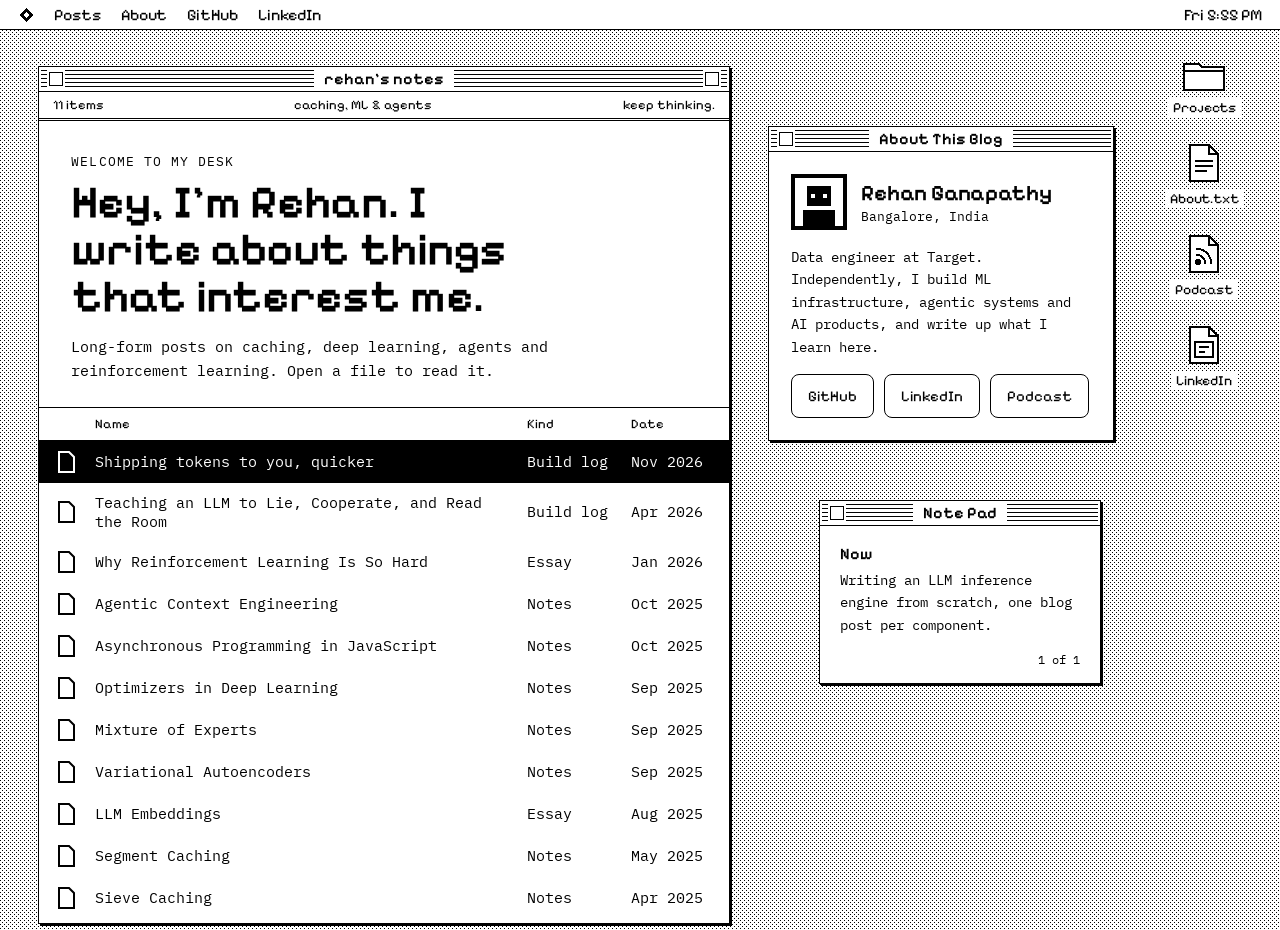
<file: index.html>
<!DOCTYPE html>
<html lang="en">

<head>
  <meta charset="UTF-8">
  <meta name="viewport" content="width=device-width, initial-scale=1.0">
  <title>Rehan Ganapathy – Blog</title>
  <meta name="description" content="Rehan Ganapathy's notes on caching, deep learning, agents and reinforcement learning.">
  <link rel="icon" href="favicon.png" type="image/png">
  <link rel="preconnect" href="https://fonts.googleapis.com">
  <link rel="preconnect" href="https://fonts.gstatic.com" crossorigin>
  <link rel="stylesheet" href="https://fonts.googleapis.com/css2?family=Pixelify+Sans:wght@400;600&family=IBM+Plex+Mono:wght@400;500;600&display=swap">
  <link rel="stylesheet" href="assets/retro.css">
</head>

<body>
<div class="m-desk m-page">
  <header class="m-menubar">
    <a href="/" aria-label="Home"><svg width="16" height="16" viewBox="0 0 16 16" aria-hidden="true" shape-rendering="crispEdges"><path d="M8 1 L15 8 L8 15 L1 8 Z" fill="#000"></path><path d="M8 5 L11 8 L8 11 L5 8 Z" fill="#fff"></path></svg></a>
    <a href="/#posts">Posts</a>
    <a href="/#about">About</a>
    <a href="https://github.com/rehanganapathy" class="m-hide-sm">GitHub</a>
    <a href="https://www.linkedin.com/in/rehanganapathy/" class="m-hide-sm">LinkedIn</a>
    <span class="m-menubar__clock m-hide-sm" data-clock>Mon 9:00 AM</span>
  </header>

  <main class="m-stage">
    <nav class="m-icons" aria-label="Desktop">
      <a href="https://github.com/rehanganapathy" class="m-icon">
        <svg width="44" height="34" viewBox="0 0 44 34" aria-hidden="true" shape-rendering="crispEdges"><path d="M2 6 H17 L20 9 H42 V32 H2 Z" fill="#fff" stroke="#000" stroke-width="2"></path><path d="M2 13 H42" stroke="#000" stroke-width="2"></path></svg>
        <span>Projects</span>
      </a>
      <a href="#about" class="m-icon">
        <svg width="34" height="40" viewBox="0 0 34 40" aria-hidden="true" shape-rendering="crispEdges"><path d="M3 2 H22 L31 11 V38 H3 Z" fill="#fff" stroke="#000" stroke-width="2"></path><path d="M22 2 V11 H31" fill="none" stroke="#000" stroke-width="2"></path><path d="M8 18 H26 M8 23 H26 M8 28 H20" stroke="#000" stroke-width="2"></path></svg>
        <span>About.txt</span>
      </a>
      <a href="https://1bps.us" class="m-icon">
        <svg width="34" height="40" viewBox="0 0 34 40" aria-hidden="true" shape-rendering="crispEdges"><path d="M3 2 H22 L31 11 V38 H3 Z" fill="#fff" stroke="#000" stroke-width="2"></path><path d="M22 2 V11 H31" fill="none" stroke="#000" stroke-width="2"></path><circle cx="11" cy="28" r="3" fill="#000"></circle><path d="M9 15 A14 14 0 0 1 24 30 M9 21 A8 8 0 0 1 18 30" fill="none" stroke="#000" stroke-width="2"></path></svg>
        <span>Podcast</span>
      </a>
      <a href="https://www.linkedin.com/in/rehanganapathy/" class="m-icon">
        <svg width="34" height="40" viewBox="0 0 34 40" aria-hidden="true" shape-rendering="crispEdges"><path d="M3 2 H22 L31 11 V38 H3 Z" fill="#fff" stroke="#000" stroke-width="2"></path><path d="M22 2 V11 H31" fill="none" stroke="#000" stroke-width="2"></path><rect x="8" y="17" width="18" height="15" fill="none" stroke="#000" stroke-width="2"></rect><path d="M12 22 H22 M12 27 H18" stroke="#000" stroke-width="2"></path></svg>
        <span>LinkedIn</span>
      </a>
    </nav>

    <section class="m-win m-win--posts" id="posts" aria-labelledby="posts-title">
      <div class="m-titlebar">
        <button type="button" class="m-box m-box--close" aria-label="Close window"></button>
        <h1 class="m-titlebar__title" id="posts-title">rehan's notes</h1>
        <button type="button" class="m-box m-box--zoom" aria-label="Zoom window" aria-pressed="false"></button>
      </div>
      <div class="m-infobar">
        <span>11 items</span>
        <span class="m-hide-sm">caching, ML &amp; agents</span>
        <span>keep thinking.</span>
      </div>
      <div class="m-hero">
        <p class="m-eyebrow">Welcome to my desk</p>
        <h2 class="m-display">Hey, I'm Rehan. I write about things that interest me.</h2>
        <p class="m-lede">Long-form posts on caching, deep learning, agents and reinforcement learning. Open a file to read it.</p>
      </div>
      <div class="m-cols m-list-head" aria-hidden="true">
        <span></span><span>Name</span><span class="m-meta">Kind</span><span class="m-meta">Date</span>
      </div>
      <a href="/posts/inference-engine.html" class="m-row m-cols" aria-current="true">
        <svg width="18" height="22" viewBox="0 0 18 22" aria-hidden="true"><path d="M2 1 H12 L17 6 V21 H2 Z" fill="none" stroke-width="2"></path></svg>
        <span>Shipping tokens to you, quicker</span>
        <span class="m-meta">Build log</span>
        <time class="m-meta" datetime="2026-11-09">Nov 2026</time>
      </a>
      <a href="/posts/speedrun.html" class="m-row m-cols">
        <svg width="18" height="22" viewBox="0 0 18 22" aria-hidden="true"><path d="M2 1 H12 L17 6 V21 H2 Z" fill="none" stroke-width="2"></path></svg>
        <span>Teaching an LLM to Lie, Cooperate, and Read the Room</span>
        <span class="m-meta">Build log</span>
        <time class="m-meta" datetime="2026-04-26">Apr 2026</time>
      </a>
      <a href="/posts/rl_information_bottleneck.html" class="m-row m-cols">
        <svg width="18" height="22" viewBox="0 0 18 22" aria-hidden="true"><path d="M2 1 H12 L17 6 V21 H2 Z" fill="none" stroke-width="2"></path></svg>
        <span>Why Reinforcement Learning Is So Hard</span>
        <span class="m-meta">Essay</span>
        <time class="m-meta" datetime="2026-01-03">Jan 2026</time>
      </a>
      <a href="/posts/agent_context_engineering.html" class="m-row m-cols">
        <svg width="18" height="22" viewBox="0 0 18 22" aria-hidden="true"><path d="M2 1 H12 L17 6 V21 H2 Z" fill="none" stroke-width="2"></path></svg>
        <span>Agentic Context Engineering</span>
        <span class="m-meta">Notes</span>
        <time class="m-meta" datetime="2025-10-12">Oct 2025</time>
      </a>
      <a href="/posts/async-js.html" class="m-row m-cols">
        <svg width="18" height="22" viewBox="0 0 18 22" aria-hidden="true"><path d="M2 1 H12 L17 6 V21 H2 Z" fill="none" stroke-width="2"></path></svg>
        <span>Asynchronous Programming in JavaScript</span>
        <span class="m-meta">Notes</span>
        <time class="m-meta" datetime="2025-10-04">Oct 2025</time>
      </a>
      <a href="/posts/optimisers.html" class="m-row m-cols">
        <svg width="18" height="22" viewBox="0 0 18 22" aria-hidden="true"><path d="M2 1 H12 L17 6 V21 H2 Z" fill="none" stroke-width="2"></path></svg>
        <span>Optimizers in Deep Learning</span>
        <span class="m-meta">Notes</span>
        <time class="m-meta" datetime="2025-09-28">Sep 2025</time>
      </a>
      <a href="/posts/moe.html" class="m-row m-cols">
        <svg width="18" height="22" viewBox="0 0 18 22" aria-hidden="true"><path d="M2 1 H12 L17 6 V21 H2 Z" fill="none" stroke-width="2"></path></svg>
        <span>Mixture of Experts</span>
        <span class="m-meta">Notes</span>
        <time class="m-meta" datetime="2025-09-17">Sep 2025</time>
      </a>
      <a href="/posts/vae.html" class="m-row m-cols">
        <svg width="18" height="22" viewBox="0 0 18 22" aria-hidden="true"><path d="M2 1 H12 L17 6 V21 H2 Z" fill="none" stroke-width="2"></path></svg>
        <span>Variational Autoencoders</span>
        <span class="m-meta">Notes</span>
        <time class="m-meta" datetime="2025-09-01">Sep 2025</time>
      </a>
      <a href="/posts/llm_embeddings.html" class="m-row m-cols">
        <svg width="18" height="22" viewBox="0 0 18 22" aria-hidden="true"><path d="M2 1 H12 L17 6 V21 H2 Z" fill="none" stroke-width="2"></path></svg>
        <span>LLM Embeddings</span>
        <span class="m-meta">Essay</span>
        <time class="m-meta" datetime="2025-08-31">Aug 2025</time>
      </a>
      <a href="/posts/segacache.html" class="m-row m-cols">
        <svg width="18" height="22" viewBox="0 0 18 22" aria-hidden="true"><path d="M2 1 H12 L17 6 V21 H2 Z" fill="none" stroke-width="2"></path></svg>
        <span>Segment Caching</span>
        <span class="m-meta">Notes</span>
        <time class="m-meta" datetime="2025-05-04">May 2025</time>
      </a>
      <a href="/posts/sieve.html" class="m-row m-cols">
        <svg width="18" height="22" viewBox="0 0 18 22" aria-hidden="true"><path d="M2 1 H12 L17 6 V21 H2 Z" fill="none" stroke-width="2"></path></svg>
        <span>Sieve Caching</span>
        <span class="m-meta">Notes</span>
        <time class="m-meta" datetime="2025-04-12">Apr 2025</time>
      </a>
    </section>

    <section class="m-win m-win--about" id="about" aria-labelledby="about-title">
      <div class="m-titlebar">
        <button type="button" class="m-box m-box--close" aria-label="Close window"></button>
        <h2 class="m-titlebar__title" id="about-title">About This Blog</h2>
      </div>
      <div class="m-about">
        <div class="m-about__who">
          <svg width="56" height="56" viewBox="0 0 14 14" aria-hidden="true" shape-rendering="crispEdges"><rect x="0.5" y="0.5" width="13" height="13" fill="#fff" stroke="#000"></rect><rect x="4" y="3" width="6" height="5" fill="#000"></rect><rect x="5" y="5" width="1" height="1" fill="#fff"></rect><rect x="8" y="5" width="1" height="1" fill="#fff"></rect><rect x="3" y="9" width="8" height="4" fill="#000"></rect></svg>
          <div>
            <p class="m-about__name">Rehan Ganapathy</p>
            <p class="m-about__place">Bangalore, India</p>
          </div>
        </div>
        <p class="m-about__bio">Data engineer at Target. Independently, I build ML infrastructure, agentic systems and AI products, and write up what I learn here.</p>
        <div class="m-about__links">
          <a href="https://github.com/rehanganapathy" class="m-btn">GitHub</a>
          <a href="https://www.linkedin.com/in/rehanganapathy/" class="m-btn">LinkedIn</a>
          <a href="https://1bps.us" class="m-btn">Podcast</a>
        </div>
      </div>
    </section>

    <section class="m-win m-win--note" aria-labelledby="note-title">
      <div class="m-titlebar">
        <button type="button" class="m-box m-box--close" aria-label="Close window"></button>
        <h2 class="m-titlebar__title" id="note-title">Note Pad</h2>
      </div>
      <div class="m-note">
        <h2>Now</h2>
        <p>Writing an LLM inference engine from scratch, one blog post per component.</p>
        <p class="m-note__page">1 of 1</p>
      </div>
    </section>
  </main>
</div>
<script src="assets/retro.js"></script>
</body>

</html>
</file>
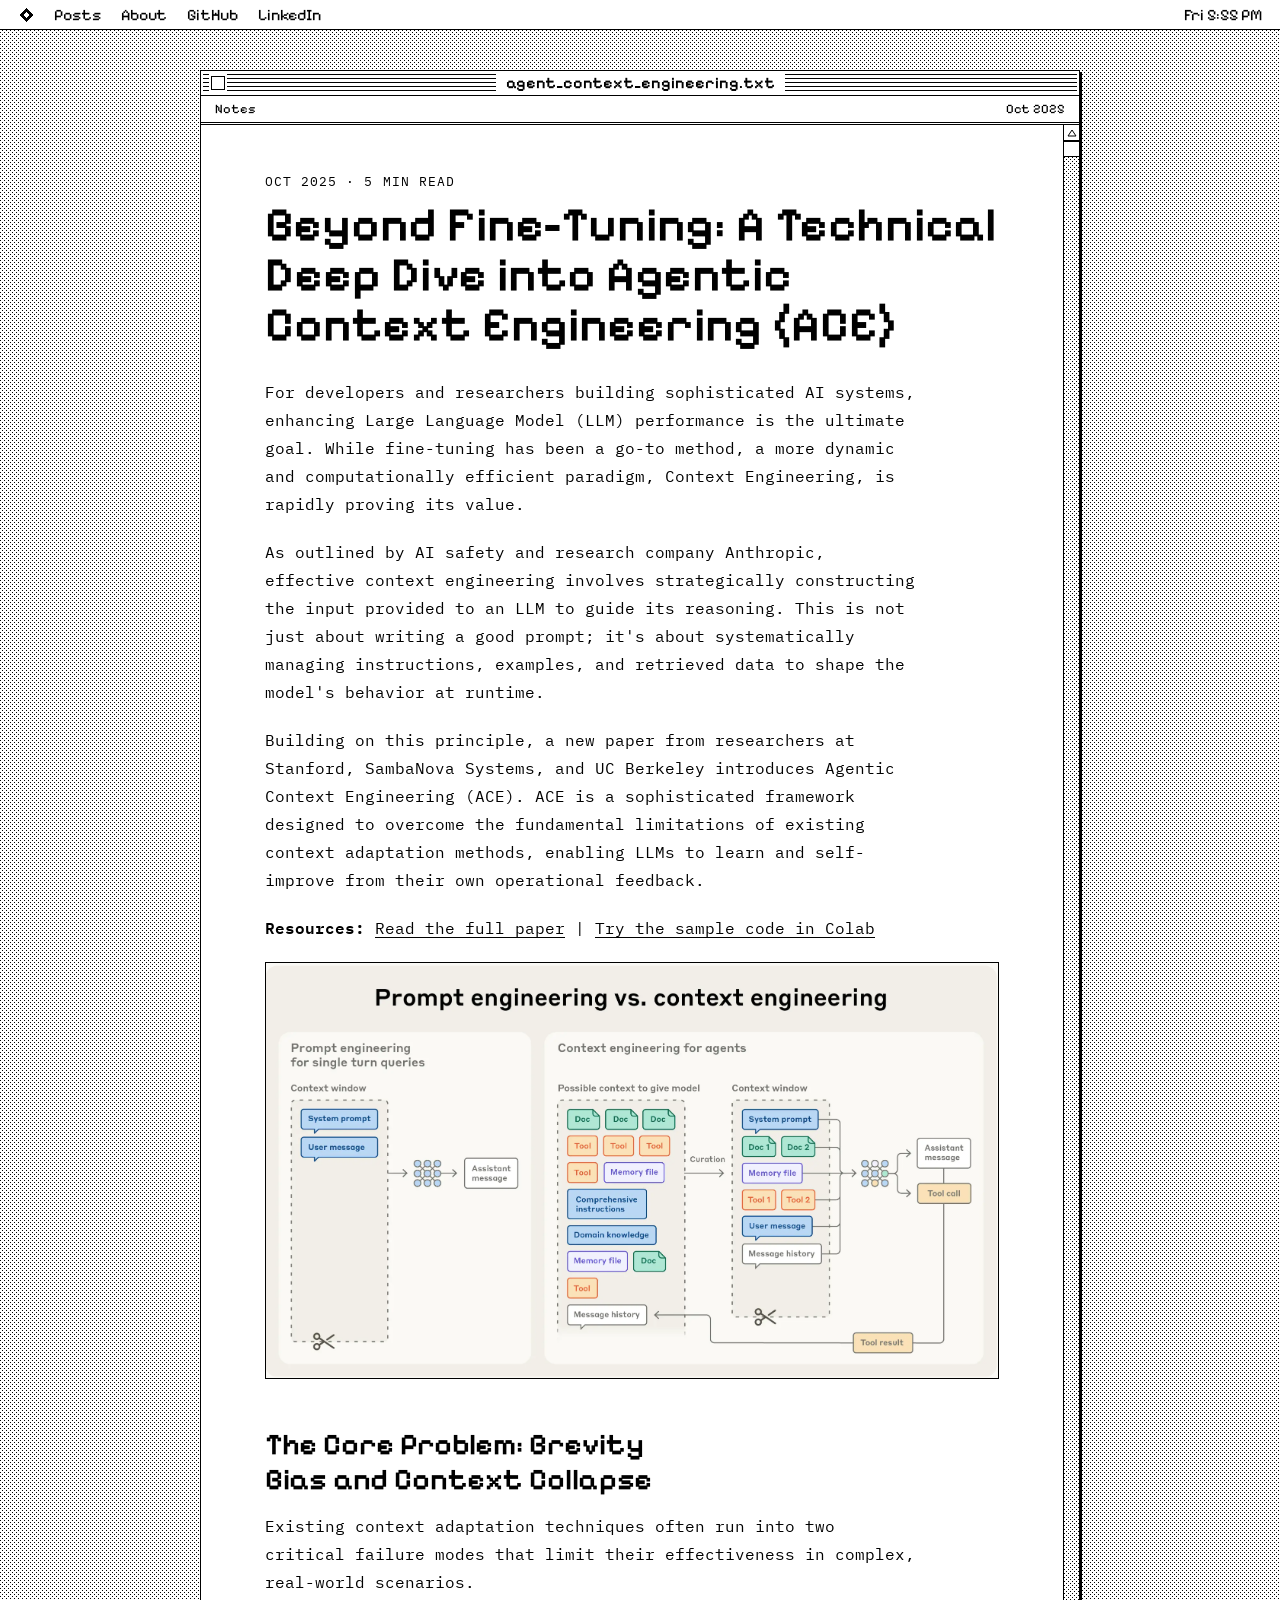
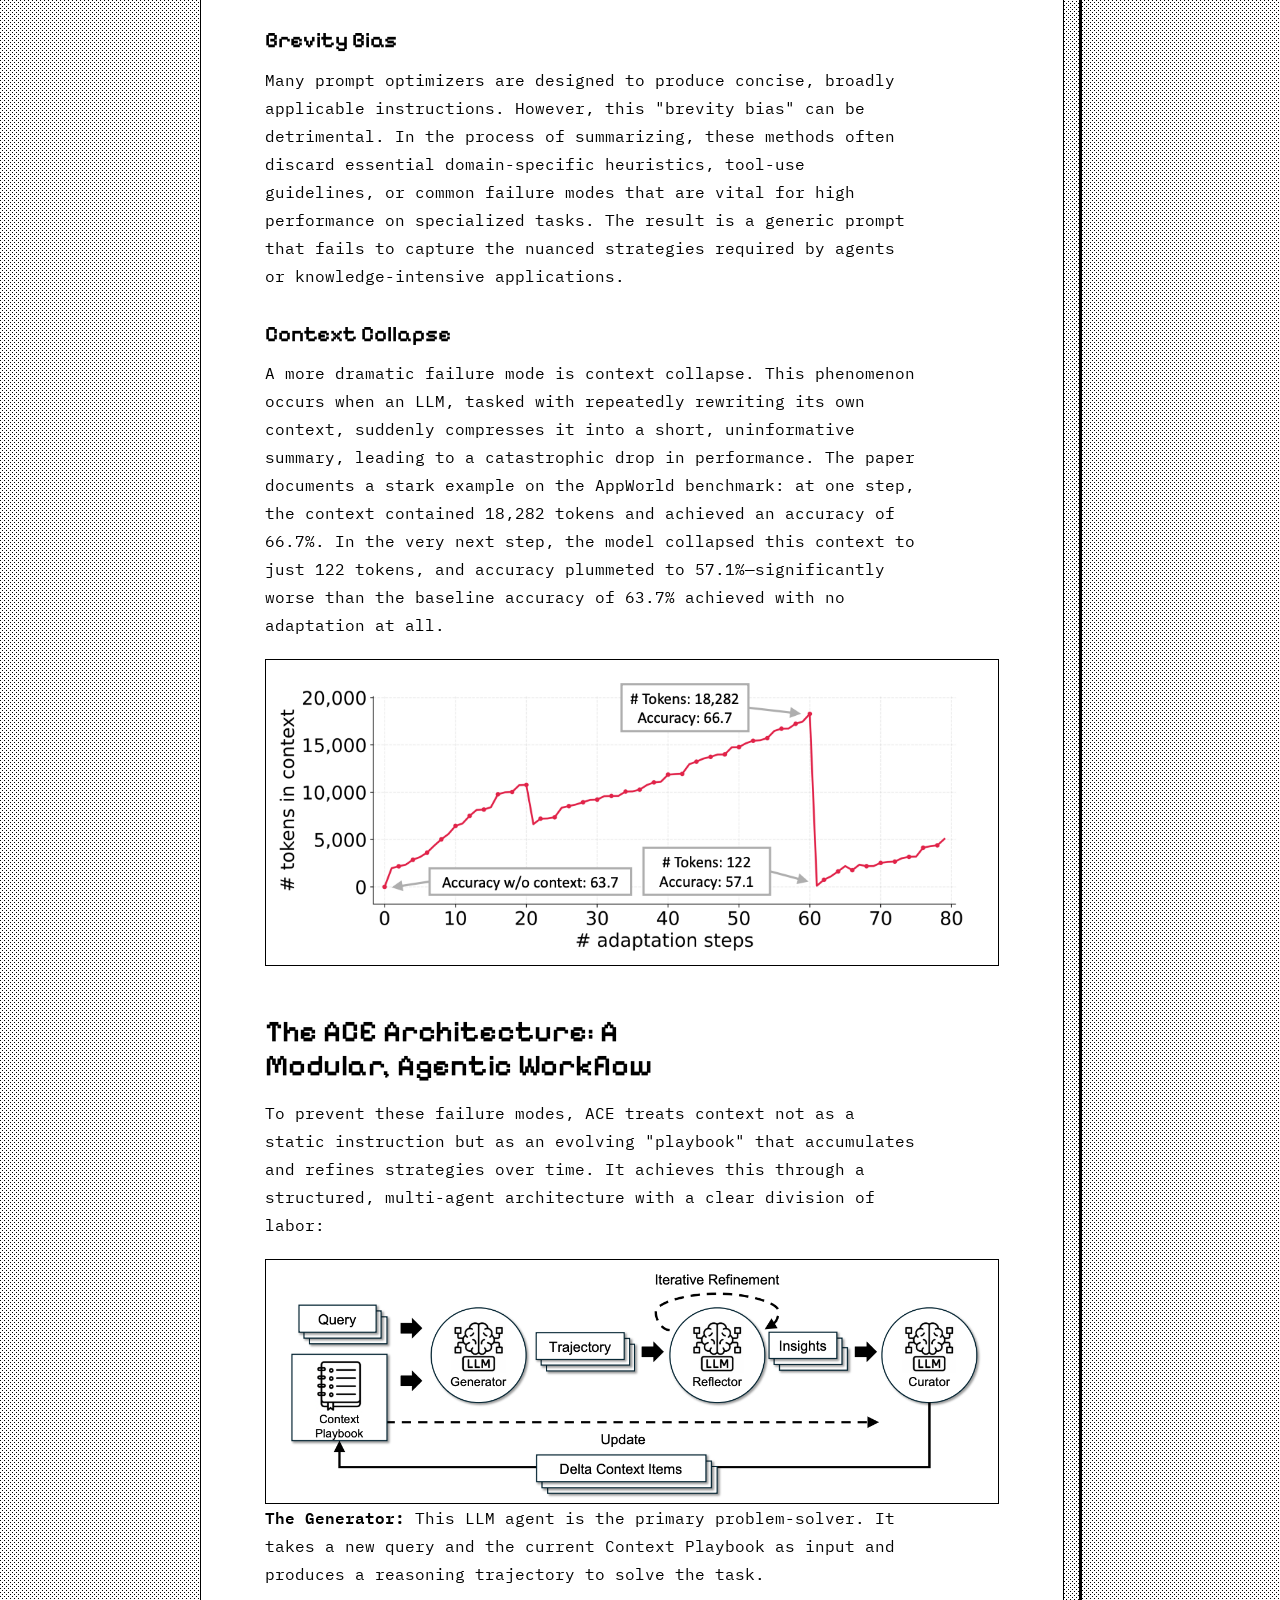
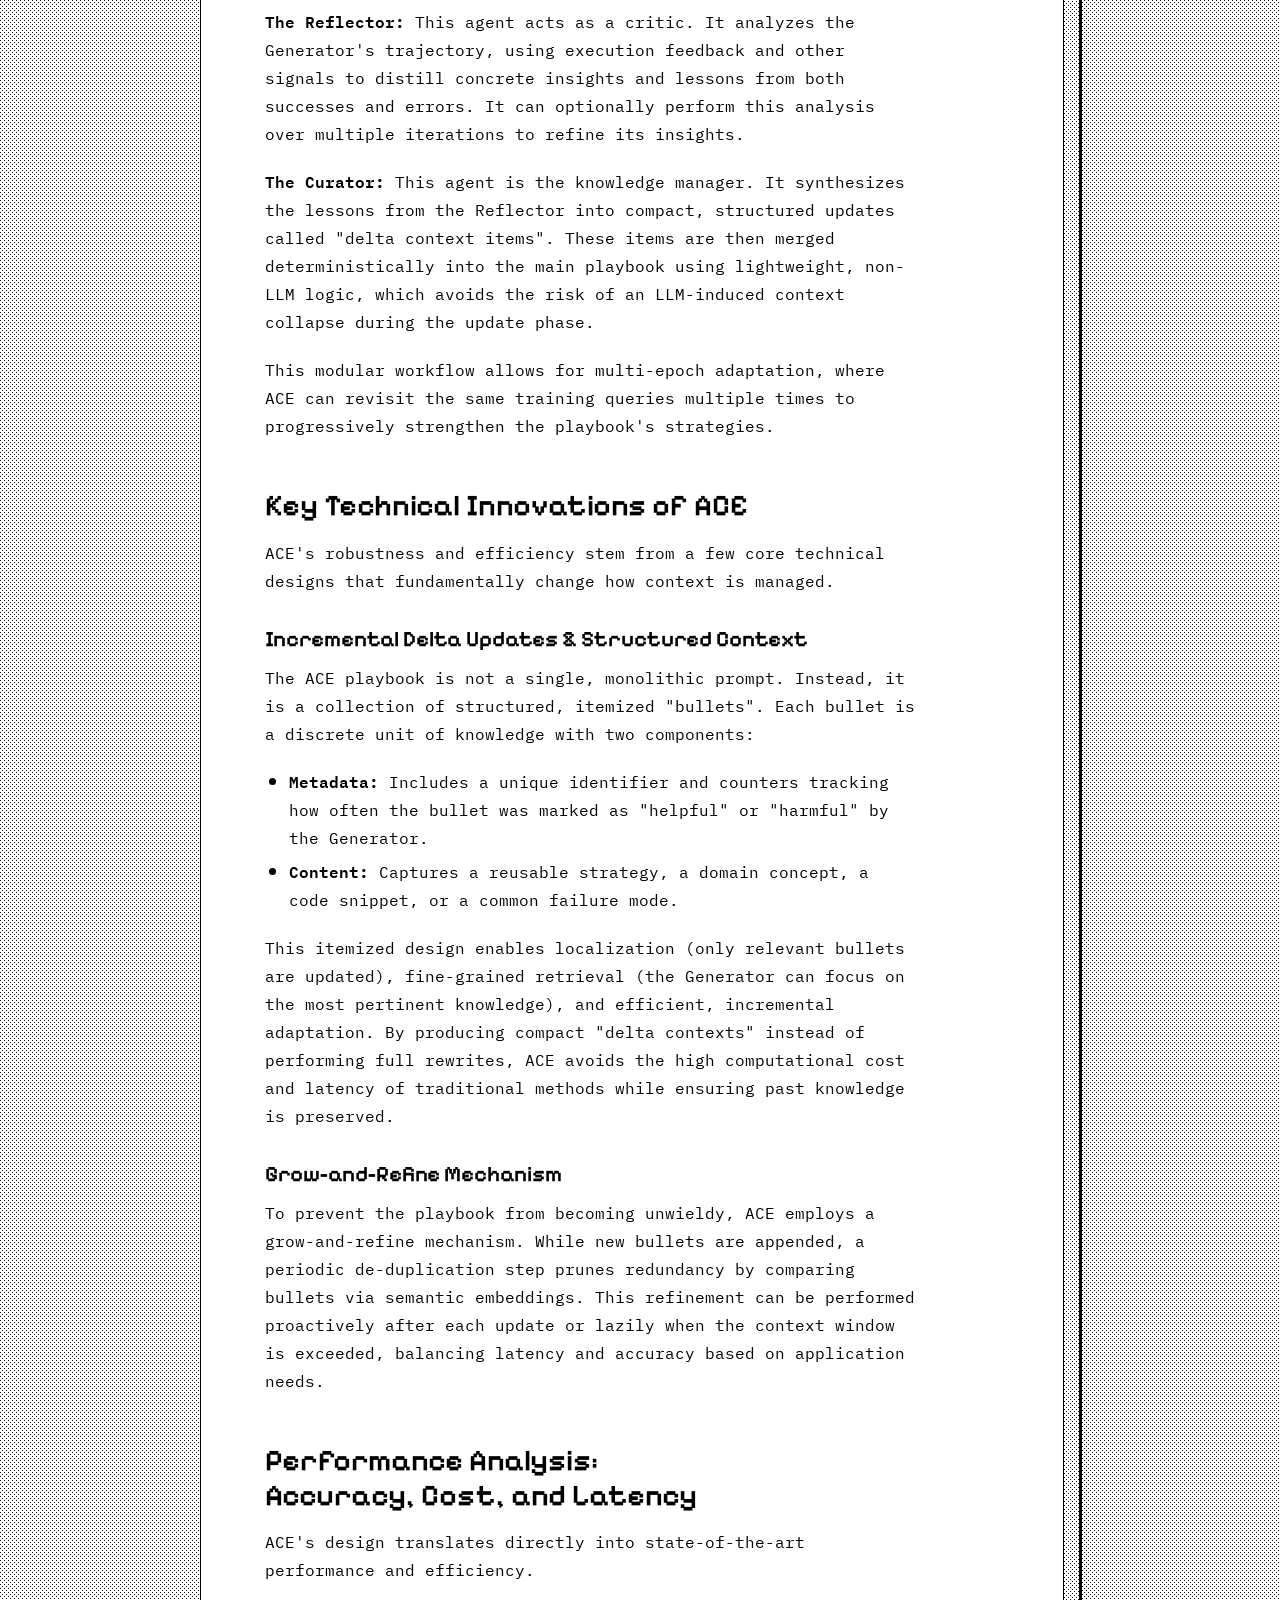
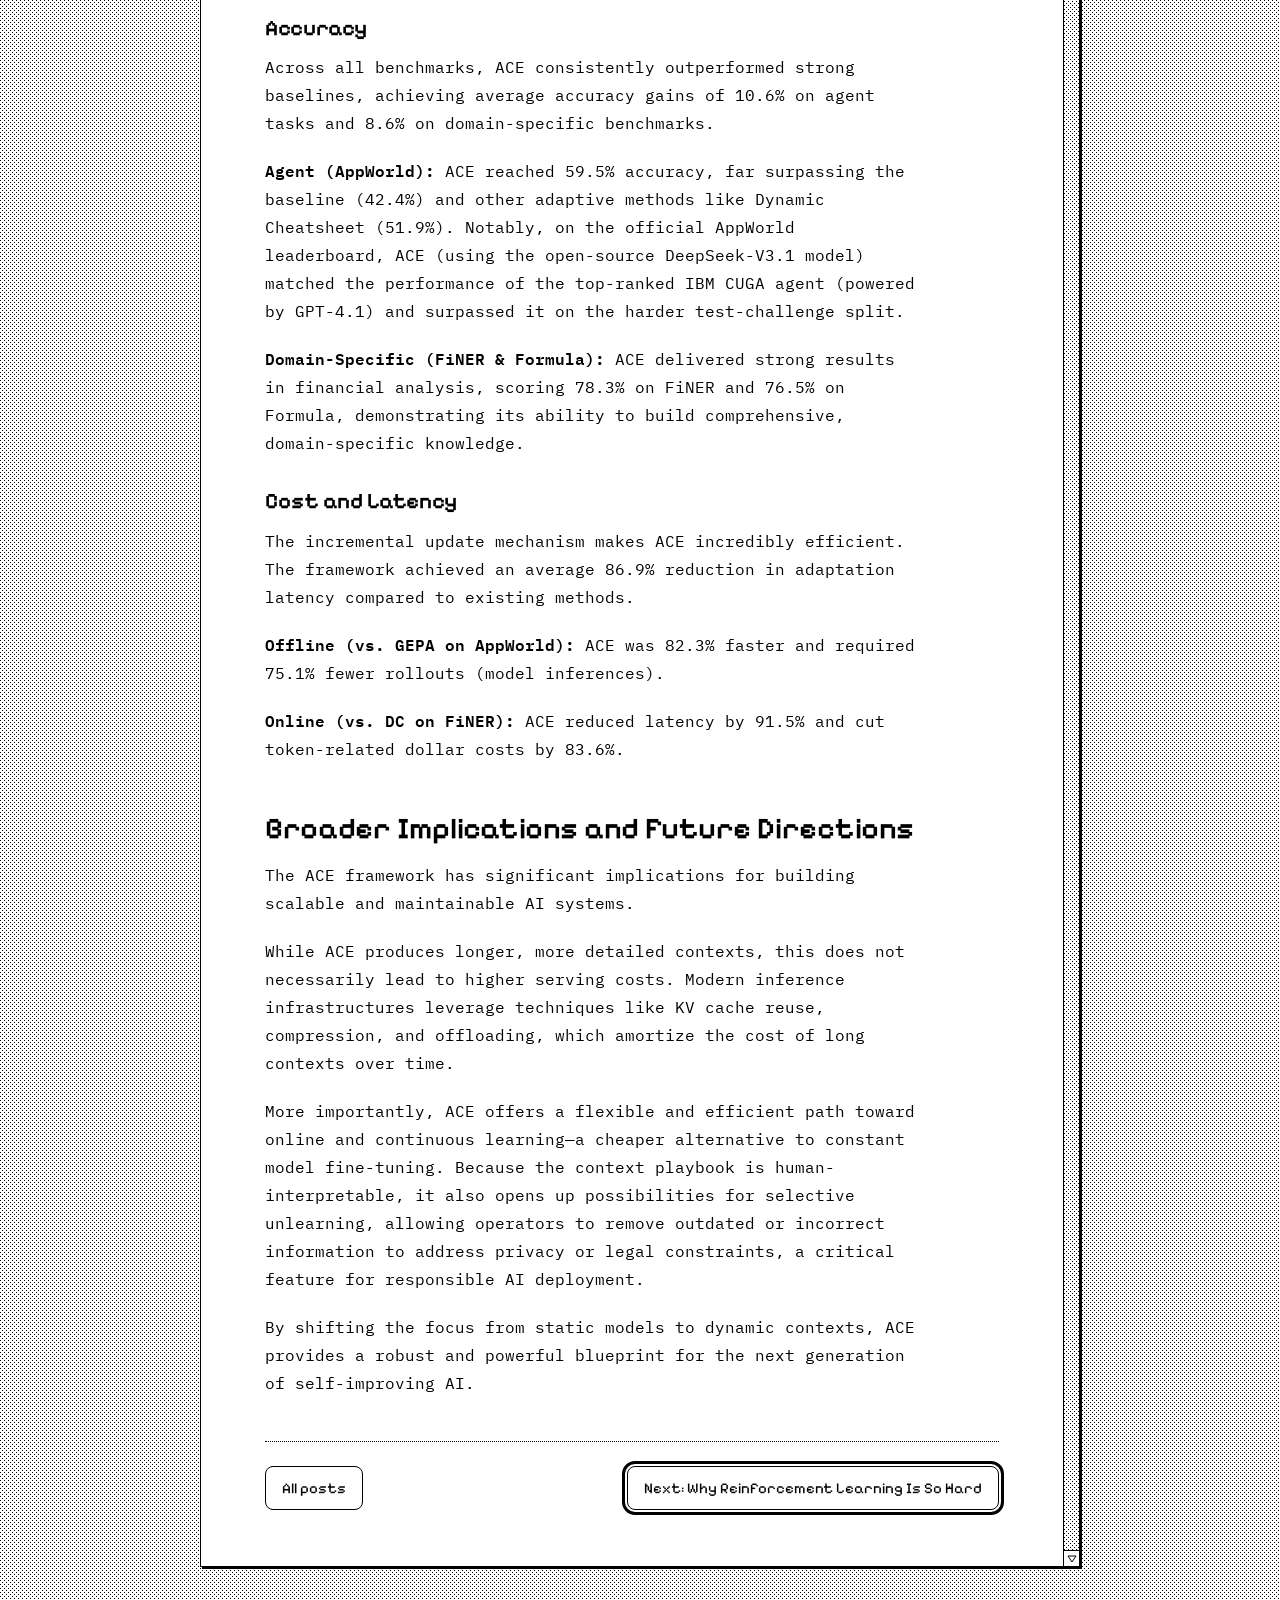
<file: posts/agent_context_engineering.html>
<!doctype html>
<html lang="en">

<head>
    <meta charset="utf-8" />
    <meta name="viewport" content="width=device-width,initial-scale=1" />
    <title>Beyond Fine-Tuning: A Technical Deep Dive into Agentic Context Engineering (ACE)</title>
  <link rel="icon" href="../favicon.png" type="image/png">
  <link rel="preconnect" href="https://fonts.googleapis.com">
  <link rel="preconnect" href="https://fonts.gstatic.com" crossorigin>
  <link rel="stylesheet" href="https://fonts.googleapis.com/css2?family=Pixelify+Sans:wght@400;600&family=IBM+Plex+Mono:wght@400;500;600&display=swap">
  <link rel="stylesheet" href="../assets/retro.css">
</head>

<body>
<div class="m-desk m-page">
  <header class="m-menubar">
    <a href="/" aria-label="Home"><svg width="16" height="16" viewBox="0 0 16 16" aria-hidden="true" shape-rendering="crispEdges"><path d="M8 1 L15 8 L8 15 L1 8 Z" fill="#000"></path><path d="M8 5 L11 8 L8 11 L5 8 Z" fill="#fff"></path></svg></a>
    <a href="/#posts">Posts</a>
    <a href="/#about">About</a>
    <a href="https://github.com/rehanganapathy" class="m-hide-sm">GitHub</a>
    <a href="https://www.linkedin.com/in/rehanganapathy/" class="m-hide-sm">LinkedIn</a>
    <span class="m-menubar__clock m-hide-sm" data-clock>Mon 9:00 AM</span>
  </header>

  <main class="m-post-wrap">
    <article class="m-win">
      <div class="m-titlebar">
        <a href="/" class="m-box m-box--close" aria-label="Close and go back to all posts"></a>
        <span class="m-titlebar__title">agent_context_engineering.txt</span>
      </div>
      <div class="m-infobar">
        <span>Notes</span>
        <span>Oct 2025</span>
      </div>
      <div class="m-post-body">
        <div class="m-article">
          <p class="m-eyebrow"><time datetime="2025-10-12">Oct 2025</time> · 5 min read</p>
          <h1>Beyond Fine-Tuning: A Technical Deep Dive into Agentic Context Engineering (ACE)</h1>
          <div class="m-prose">
<div class="container">
        <p>
            For developers and researchers building sophisticated AI systems, enhancing Large Language Model (LLM)
            performance is the ultimate goal. While fine-tuning has been a go-to method, a more dynamic and
            computationally efficient paradigm, Context Engineering, is rapidly proving its value.
        </p>
        <p>
            As outlined by AI safety and research company Anthropic, effective context engineering involves
            strategically constructing the input provided to an LLM to guide its reasoning. This is not just about
            writing a good prompt; it's about systematically managing instructions, examples, and retrieved data to
            shape the model's behavior at runtime.
        </p>
        <p>
            Building on this principle, a new paper from researchers at Stanford, SambaNova Systems, and UC Berkeley
            introduces Agentic Context Engineering (ACE). ACE is a sophisticated framework designed to overcome the
            fundamental limitations of existing context adaptation methods, enabling LLMs to learn and self-improve from
            their own operational feedback.
        </p>

        <p>
            <strong>Resources:</strong> <a href="https://www.arxiv.org/pdf/2510.04618" target="_blank">Read the full
                paper</a> | <a
                href="https://colab.research.google.com/drive/1l518YMUxSzL0W9lyVwU_iekjesQ_TVzk#scrollTo=56b7a182"
                target="_blank">Try the sample code in Colab</a>
        </p>

        <img src="images/context_eng.png" alt="How Context Engineering Works">

        <h2>The Core Problem: Brevity Bias and Context Collapse</h2>

        <p>
            Existing context adaptation techniques often run into two critical failure modes that limit their
            effectiveness in complex, real-world scenarios.
        </p>

        <h3>Brevity Bias</h3>

        <p>
            Many prompt optimizers are designed to produce concise, broadly applicable instructions.
            However, this "brevity bias" can be detrimental. In the process of summarizing, these methods often discard
            essential domain-specific heuristics, tool-use guidelines, or common failure modes that are vital for high
            performance on specialized tasks. The result is a generic prompt that fails to capture the
            nuanced strategies required by agents or knowledge-intensive applications.
        </p>

        <h3>Context Collapse</h3>

        <p>
            A more dramatic failure mode is context collapse. This phenomenon occurs when an LLM, tasked with repeatedly
            rewriting its own context, suddenly compresses it into a short, uninformative summary, leading to a
            catastrophic drop in performance. The paper documents a stark example on the AppWorld benchmark:
            at one step, the context contained 18,282 tokens and achieved an accuracy of 66.7%. In the very next step,
            the model collapsed this context to just 122 tokens, and accuracy plummeted to 57.1%—significantly worse
            than the baseline accuracy of 63.7% achieved with no adaptation at all.
        </p>

        <img src="images/context_collapse.png" alt="Context Collapse Phenomenon">

        <h2>The ACE Architecture: A Modular, Agentic Workflow</h2>

        <p>
            To prevent these failure modes, ACE treats context not as a static instruction but as an evolving "playbook"
            that accumulates and refines strategies over time. It achieves this through a structured,
            multi-agent architecture with a clear division of labor:
        </p>

        <img src="images/ace_arch.png" alt="ACE Architecture Diagram">

        <p>
            <strong>The Generator:</strong> This LLM agent is the primary problem-solver. It takes a new query and the
            current Context Playbook as input and produces a reasoning trajectory to solve the task.
        </p>

        <p>
            <strong>The Reflector:</strong> This agent acts as a critic. It analyzes the Generator's trajectory, using
            execution feedback and other signals to distill concrete insights and lessons from both successes and
            errors. It can optionally perform this analysis over multiple iterations to refine its
            insights.
        </p>

        <p>
            <strong>The Curator:</strong> This agent is the knowledge manager. It synthesizes the lessons from the
            Reflector into compact, structured updates called "delta context items". These items are then
            merged deterministically into the main playbook using lightweight, non-LLM logic, which avoids the risk of
            an LLM-induced context collapse during the update phase.
        </p>

        <p>
            This modular workflow allows for multi-epoch adaptation, where ACE can revisit the same training queries
            multiple times to progressively strengthen the playbook's strategies.
        </p>

        <h2>Key Technical Innovations of ACE</h2>

        <p>
            ACE's robustness and efficiency stem from a few core technical designs that fundamentally change how context
            is managed.
        </p>

        <h3>Incremental Delta Updates & Structured Context</h3>

        <p>
            The ACE playbook is not a single, monolithic prompt. Instead, it is a collection of structured, itemized
            "bullets". Each bullet is a discrete unit of knowledge with two components:
        </p>

        <ul>
            <li><strong>Metadata:</strong> Includes a unique identifier and counters tracking how often the bullet was
                marked as "helpful" or "harmful" by the Generator.</li>
            <li><strong>Content:</strong> Captures a reusable strategy, a domain concept, a code snippet, or a common
                failure mode.</li>
        </ul>

        <p>
            This itemized design enables localization (only relevant bullets are updated), fine-grained retrieval (the
            Generator can focus on the most pertinent knowledge), and efficient, incremental adaptation. By
            producing compact "delta contexts" instead of performing full rewrites, ACE avoids the high computational
            cost and latency of traditional methods while ensuring past knowledge is preserved.
        </p>

        <h3>Grow-and-Refine Mechanism</h3>

        <p>
            To prevent the playbook from becoming unwieldy, ACE employs a grow-and-refine mechanism. While
            new bullets are appended, a periodic de-duplication step prunes redundancy by comparing bullets via semantic
            embeddings. This refinement can be performed proactively after each update or lazily when the
            context window is exceeded, balancing latency and accuracy based on application needs.
        </p>

        <h2>Performance Analysis: Accuracy, Cost, and Latency</h2>

        <p>
            ACE's design translates directly into state-of-the-art performance and efficiency.
        </p>

        <h3>Accuracy</h3>

        <p>
            Across all benchmarks, ACE consistently outperformed strong baselines, achieving average accuracy gains of
            10.6% on agent tasks and 8.6% on domain-specific benchmarks.
        </p>

        <p>
            <strong>Agent (AppWorld):</strong> ACE reached 59.5% accuracy, far surpassing the baseline (42.4%) and other
            adaptive methods like Dynamic Cheatsheet (51.9%). Notably, on the official AppWorld
            leaderboard, ACE (using the open-source DeepSeek-V3.1 model) matched the performance of the top-ranked IBM
            CUGA agent (powered by GPT-4.1) and surpassed it on the harder test-challenge split.
        </p>

        <p>
            <strong>Domain-Specific (FiNER & Formula):</strong> ACE delivered strong results in financial analysis,
            scoring 78.3% on FiNER and 76.5% on Formula, demonstrating its ability to build comprehensive,
            domain-specific knowledge.
        </p>

        <h3>Cost and Latency</h3>

        <p>
            The incremental update mechanism makes ACE incredibly efficient. The framework achieved an average 86.9%
            reduction in adaptation latency compared to existing methods.
        </p>

        <p>
            <strong>Offline (vs. GEPA on AppWorld):</strong> ACE was 82.3% faster and required 75.1% fewer rollouts
            (model inferences).
        </p>

        <p>
            <strong>Online (vs. DC on FiNER):</strong> ACE reduced latency by 91.5% and cut token-related dollar costs
            by 83.6%.
        </p>

        <h2>Broader Implications and Future Directions</h2>

        <p>
            The ACE framework has significant implications for building scalable and maintainable AI systems.
        </p>
        <p>
            While ACE produces longer, more detailed contexts, this does not necessarily lead to higher serving costs.
            Modern inference infrastructures leverage techniques like KV cache reuse, compression, and offloading, which
            amortize the cost of long contexts over time.
        </p>

        <p>
            More importantly, ACE offers a flexible and efficient path toward online and continuous learning—a cheaper
            alternative to constant model fine-tuning. Because the context playbook is human-interpretable,
            it also opens up possibilities for selective unlearning, allowing operators to remove outdated or incorrect
            information to address privacy or legal constraints, a critical feature for responsible AI
            deployment.
        </p>

        <p>
            By shifting the focus from static models to dynamic contexts, ACE provides a robust and powerful blueprint
            for the next generation of self-improving AI.
        </p>
    </div>
          </div>
          <nav class="m-postnav" aria-label="Post navigation">
            <a href="/" class="m-btn">All posts</a>
            <a href="/posts/rl_information_bottleneck.html" class="m-btn m-btn--default">Next: Why Reinforcement Learning Is So Hard</a>
          </nav>
        </div>
        <div class="m-scroll" aria-hidden="true">
          <div class="m-scroll__arrow"><svg width="10" height="8" viewBox="0 0 10 8"><path d="M5 1 L9 7 H1 Z" fill="none" stroke="#000"></path></svg></div>
          <div class="m-scroll__track m-desk"><div class="m-scroll__thumb" style="top:0"></div></div>
          <div class="m-scroll__arrow"><svg width="10" height="8" viewBox="0 0 10 8"><path d="M5 7 L9 1 H1 Z" fill="none" stroke="#000"></path></svg></div>
        </div>
      </div>
    </article>
  </main>
</div>
<script src="../assets/retro.js"></script>
</body>

</html>
</file>
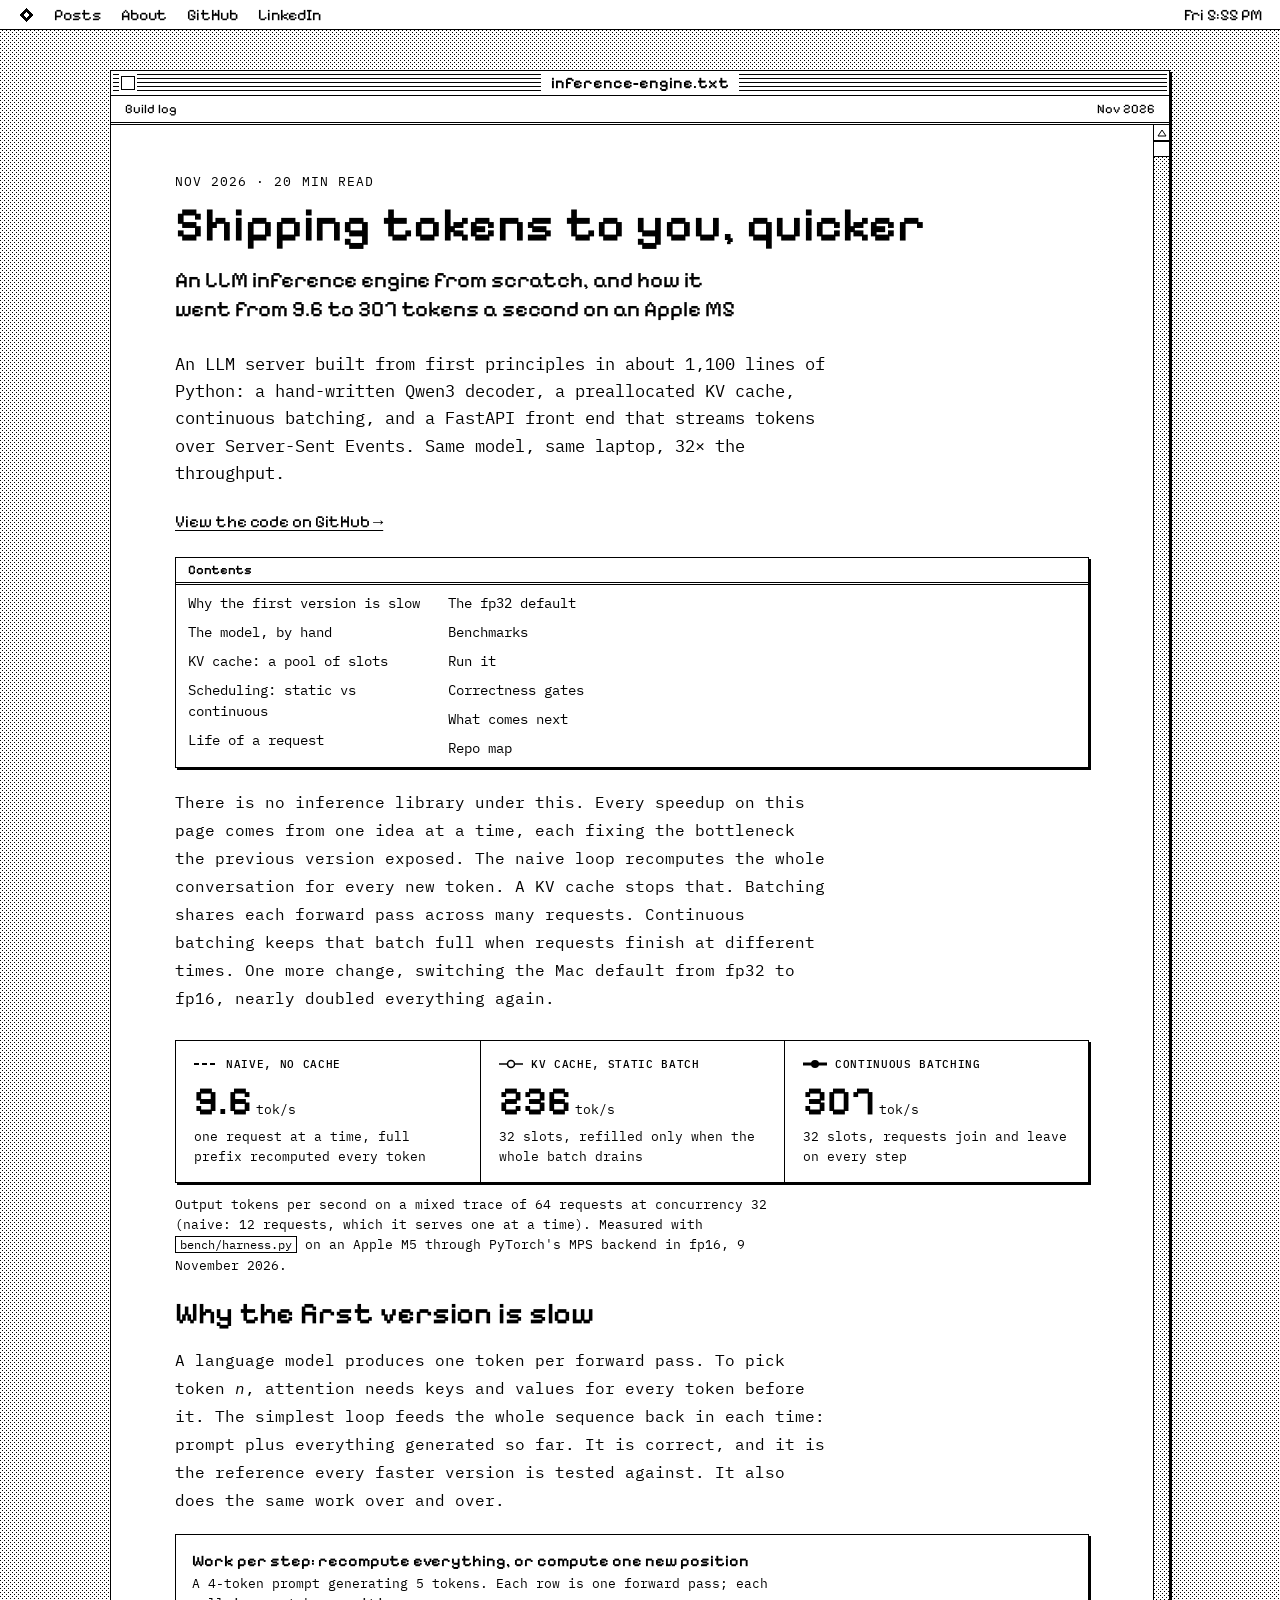
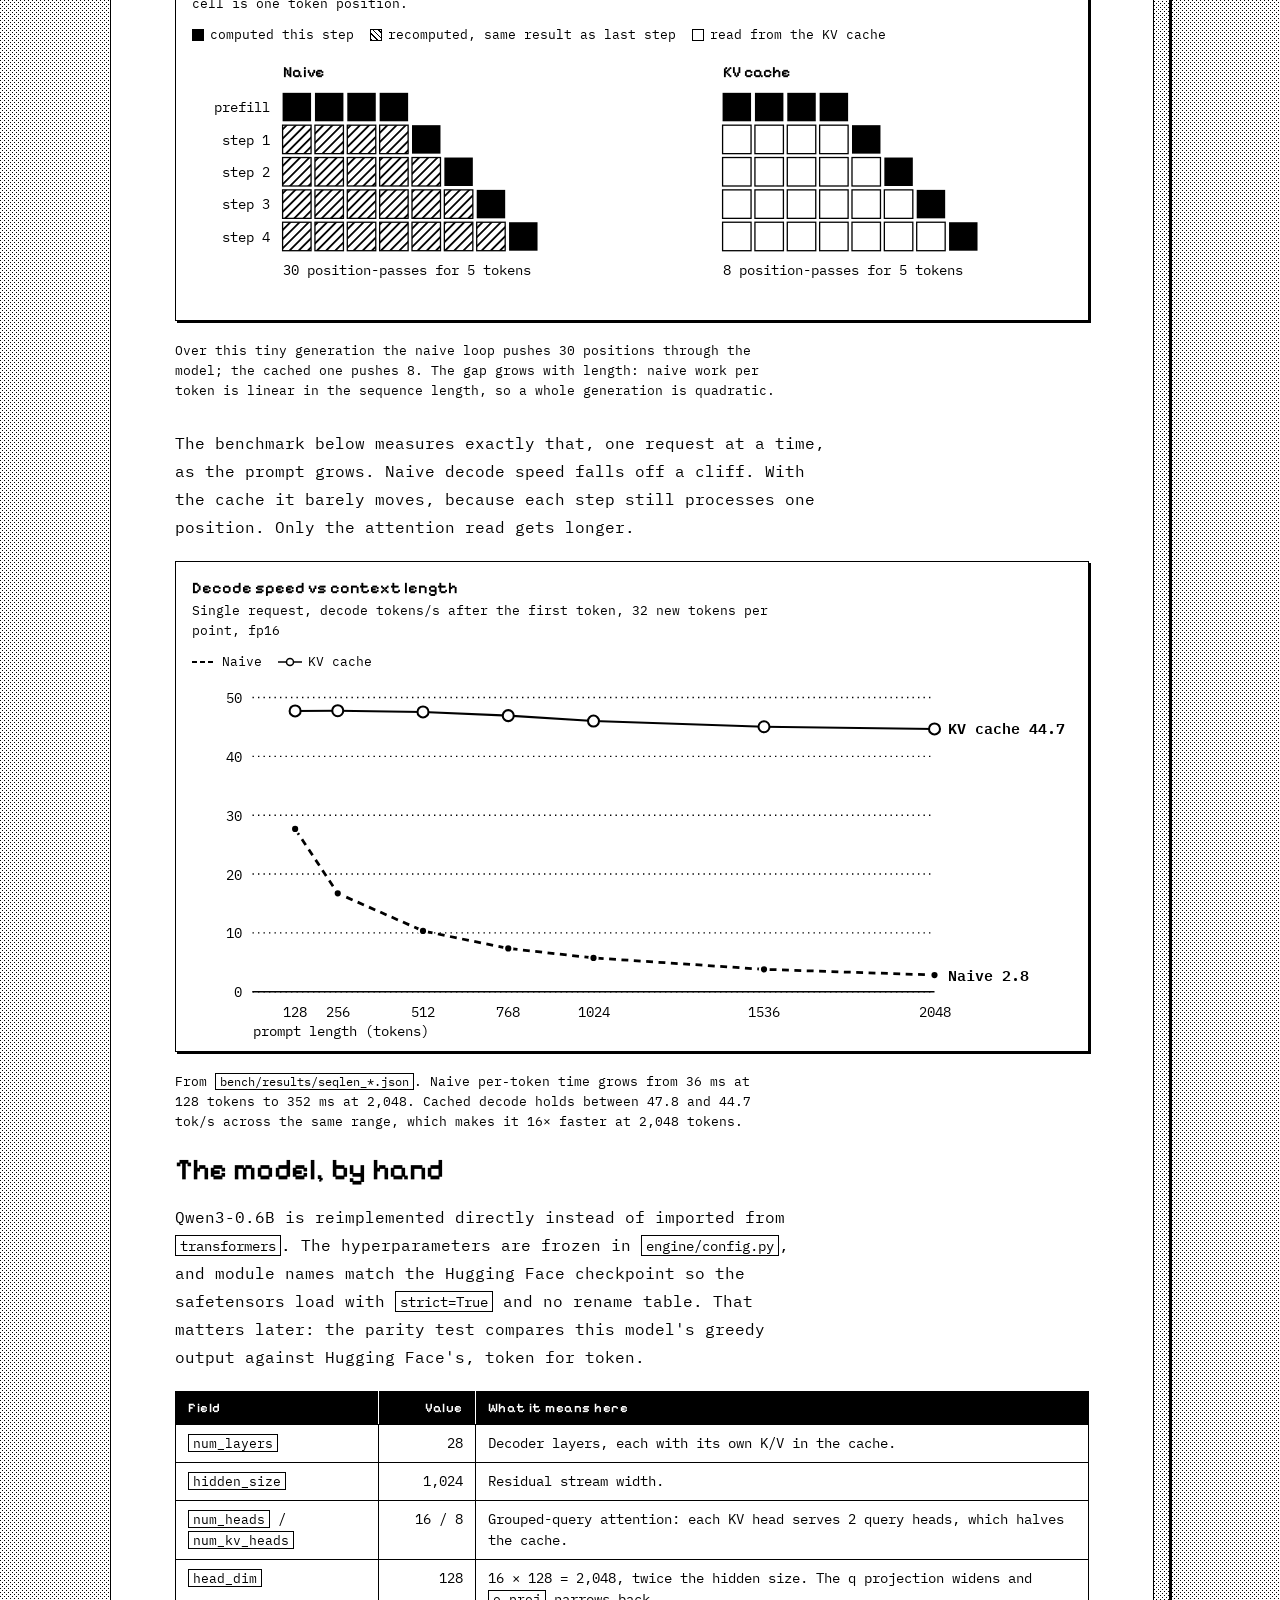
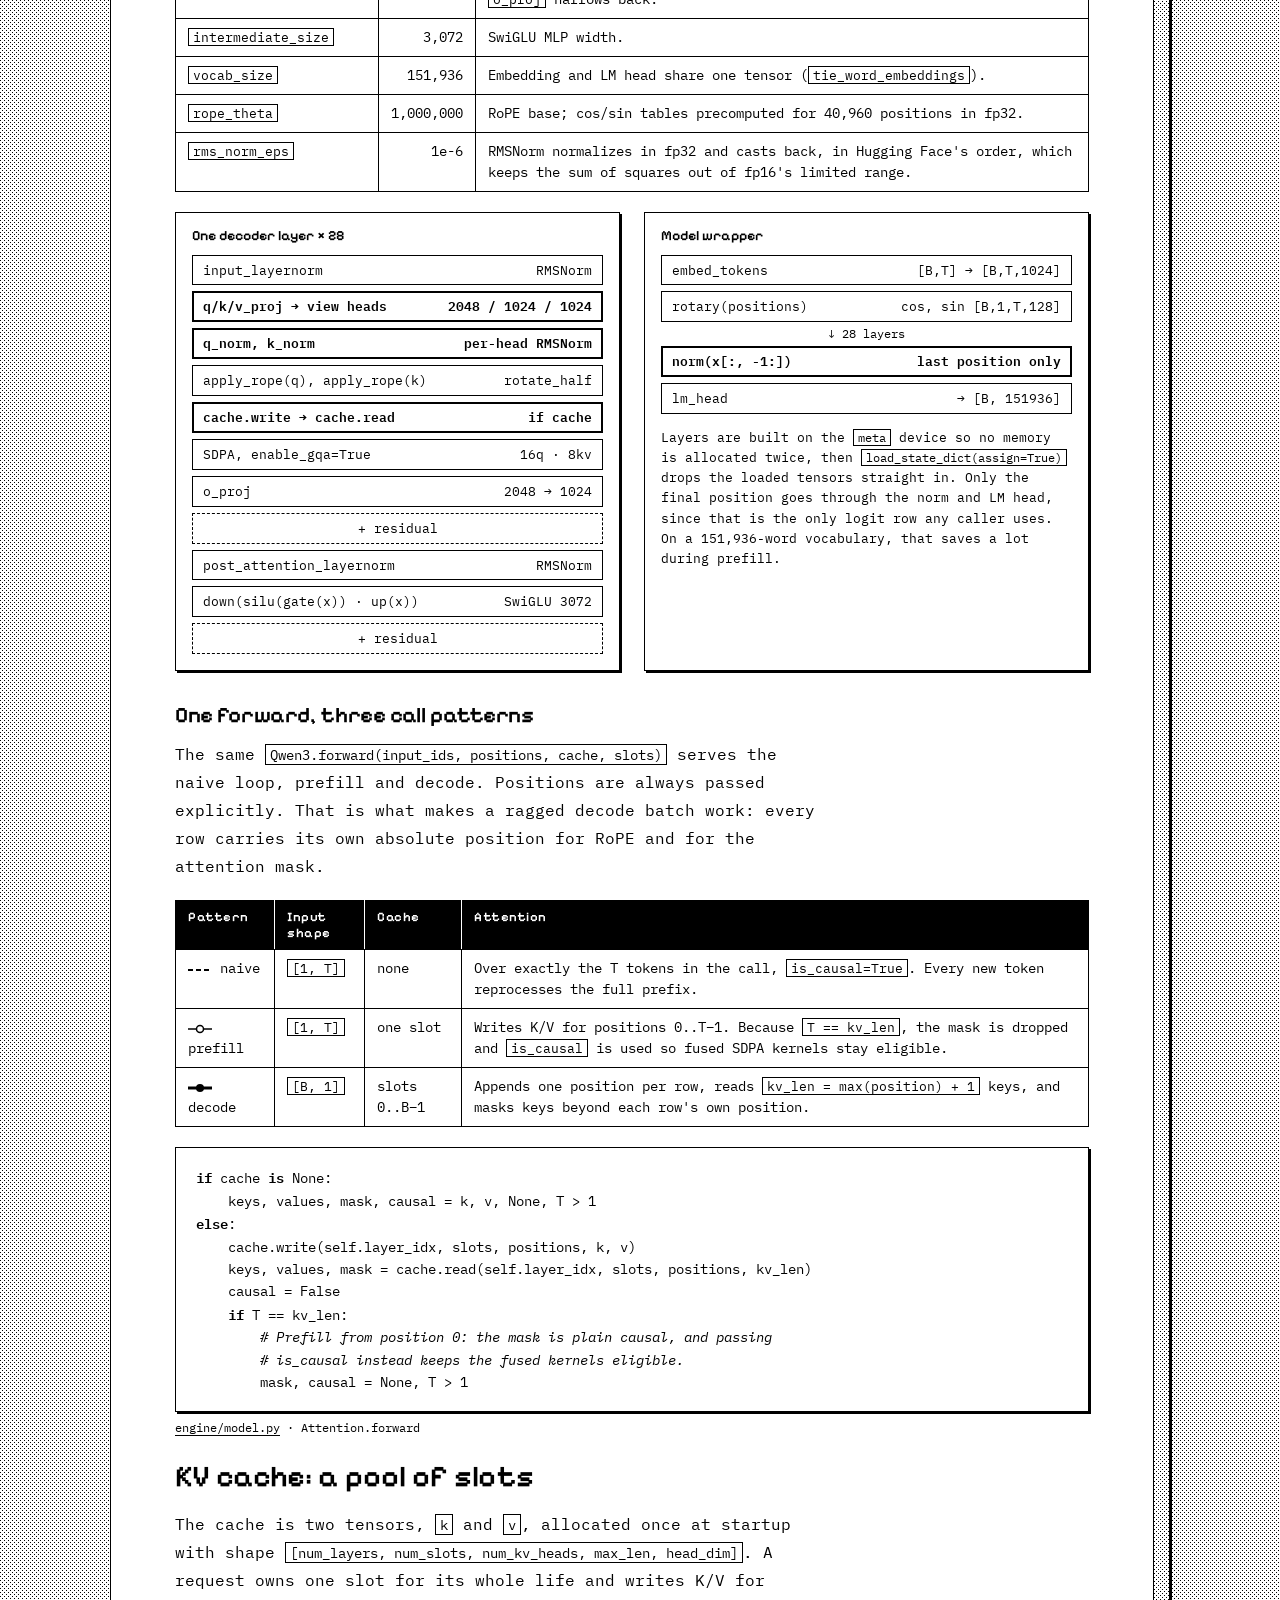
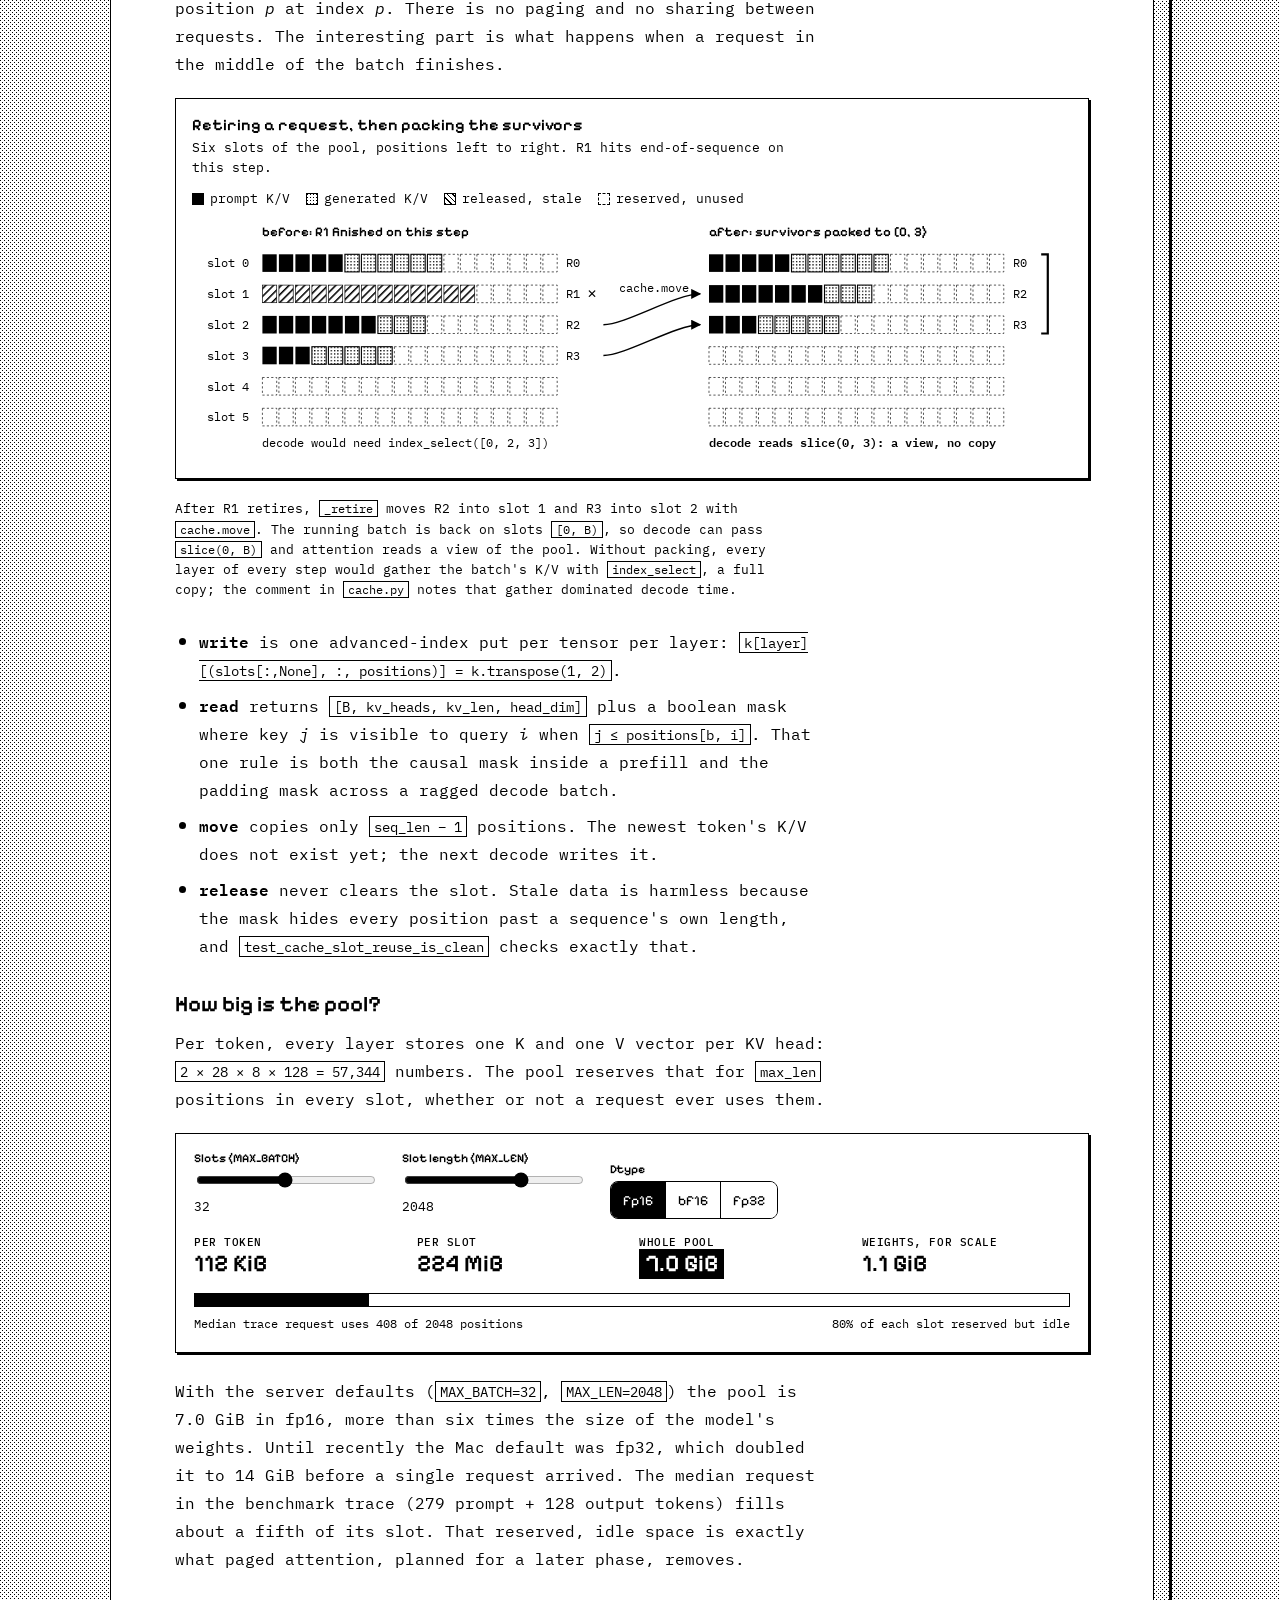
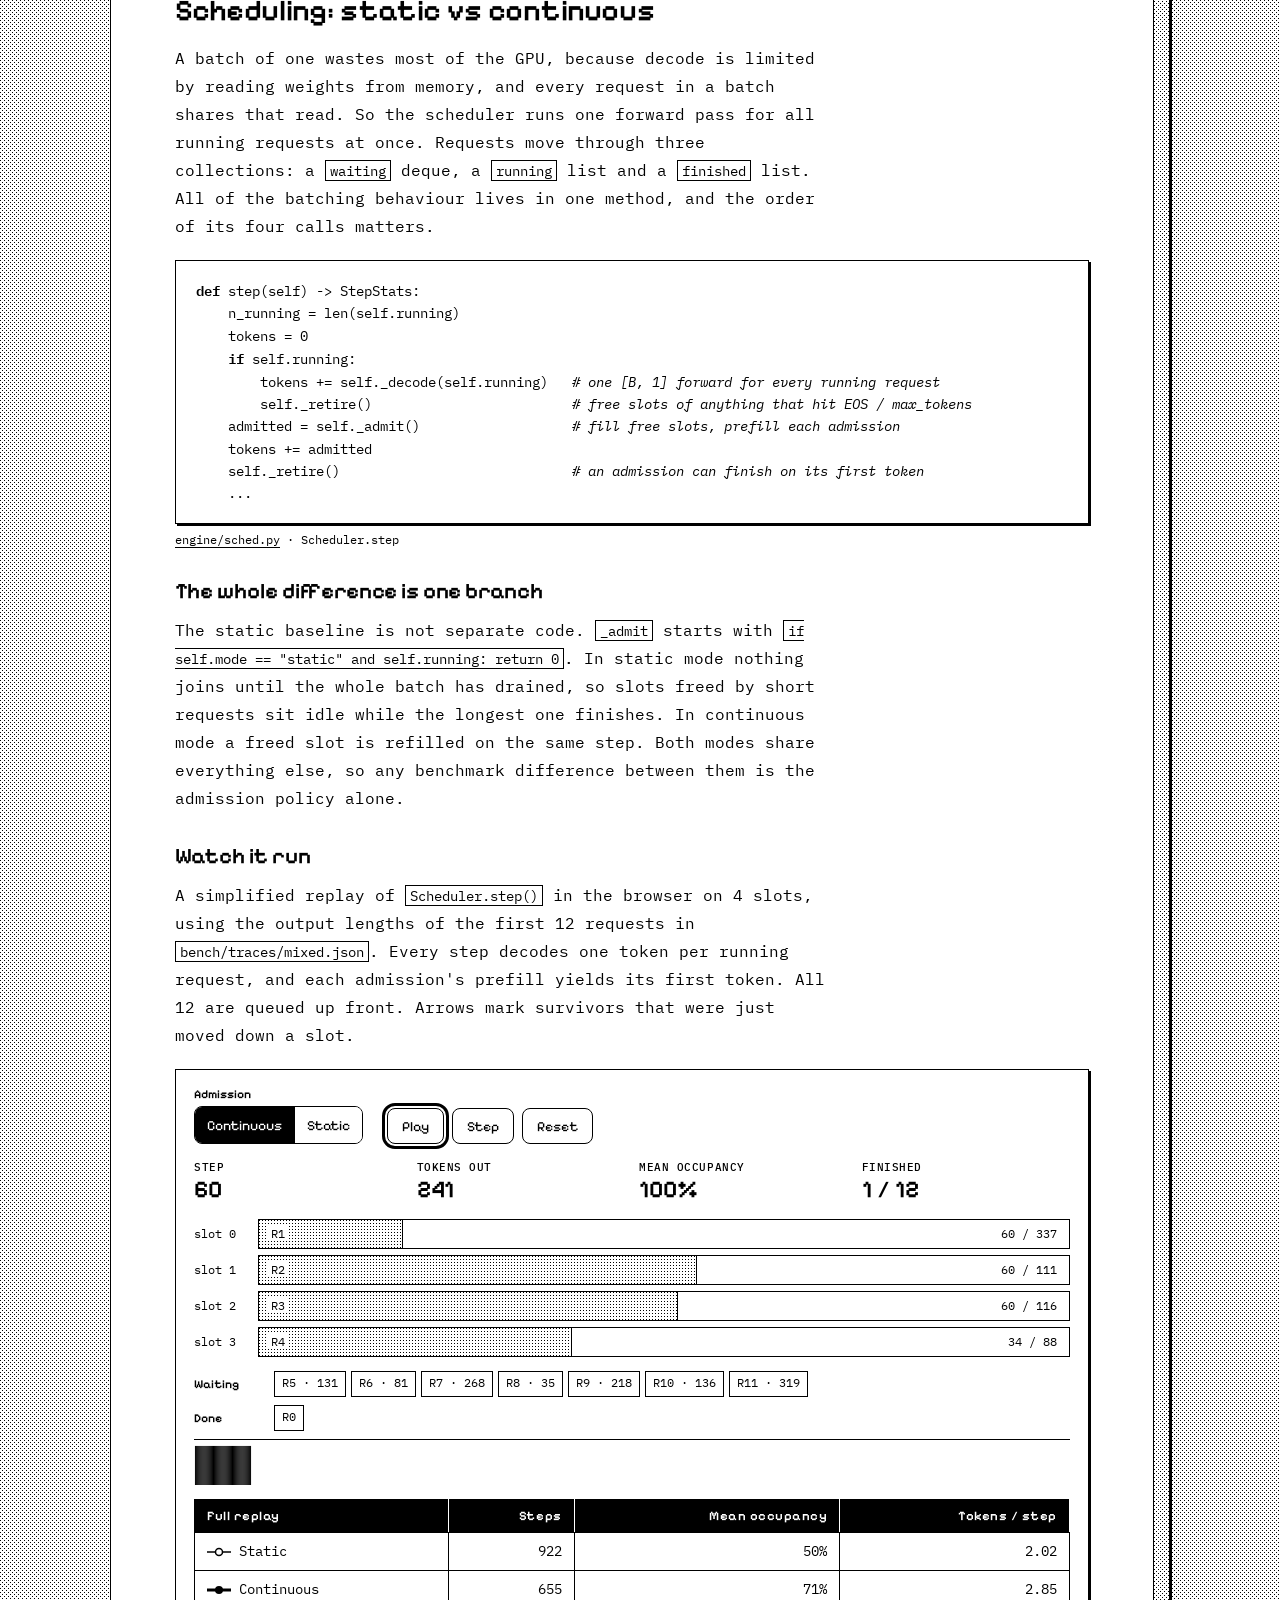
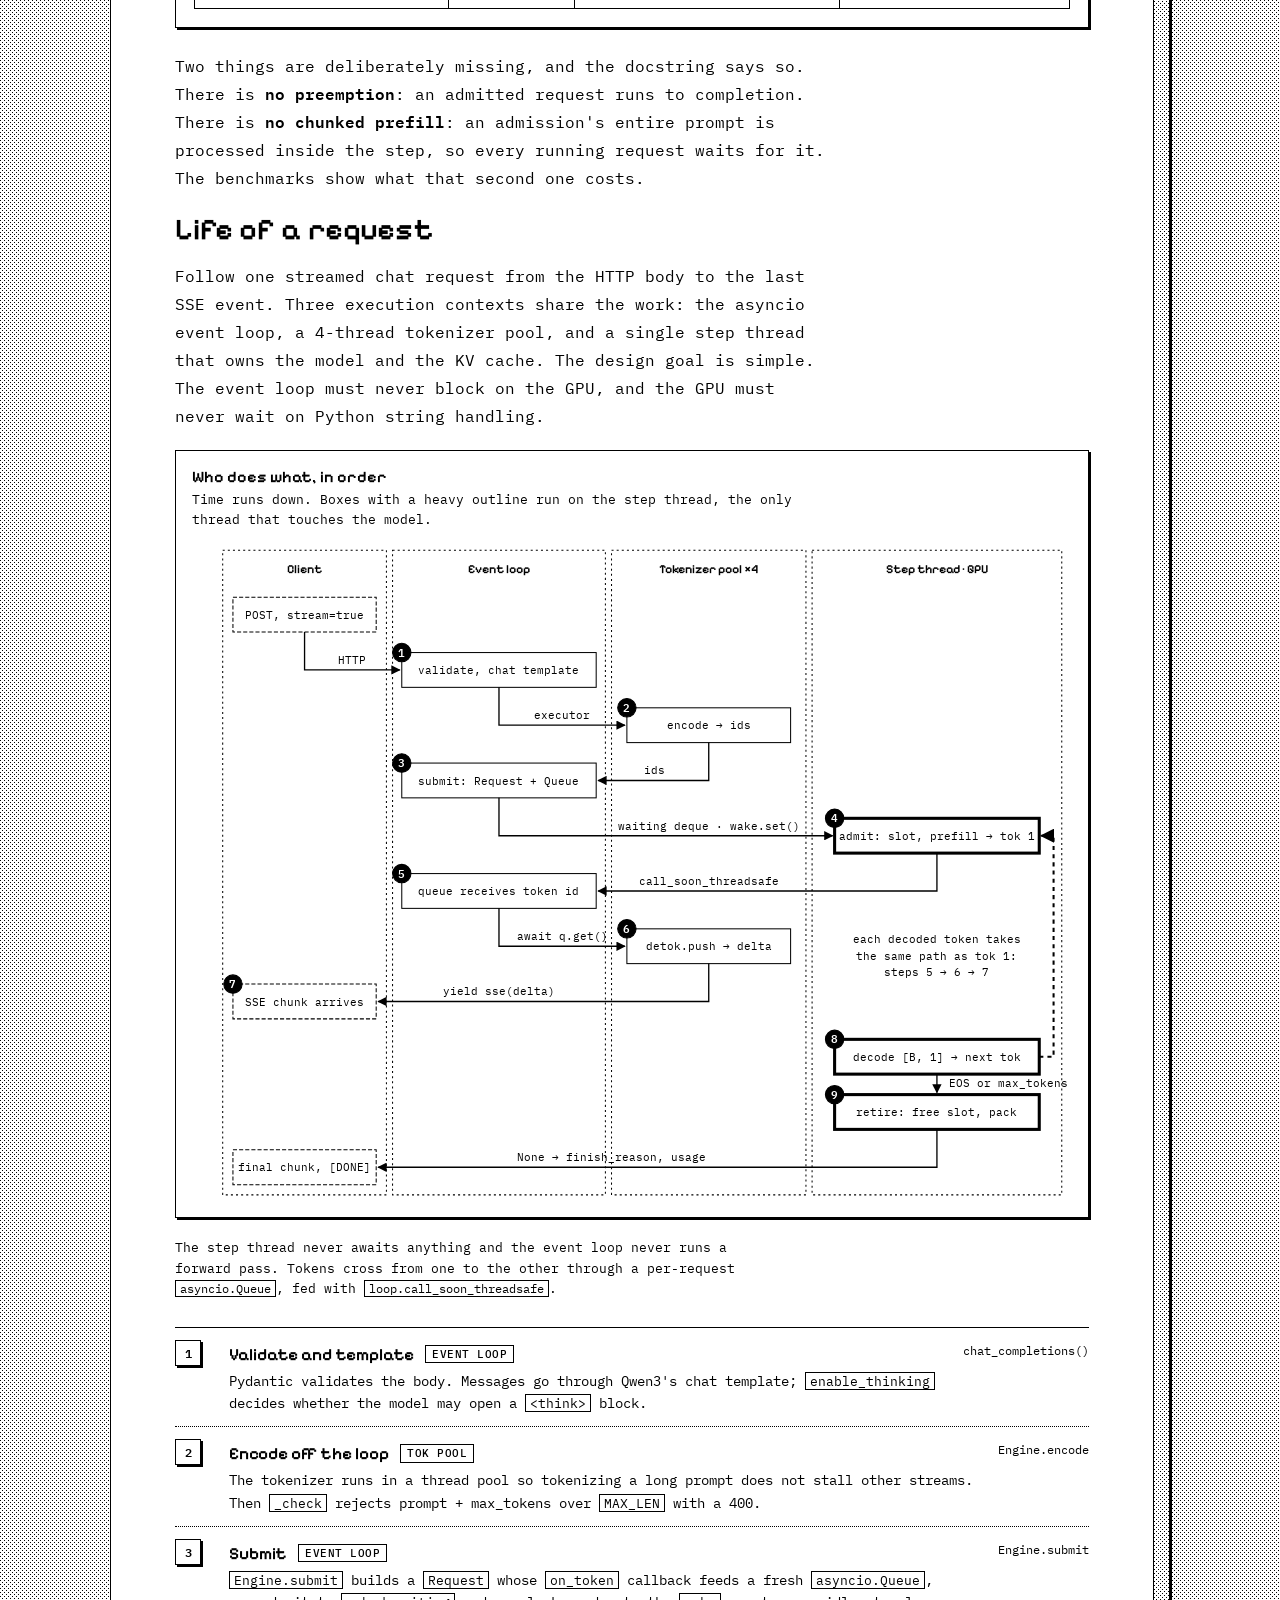
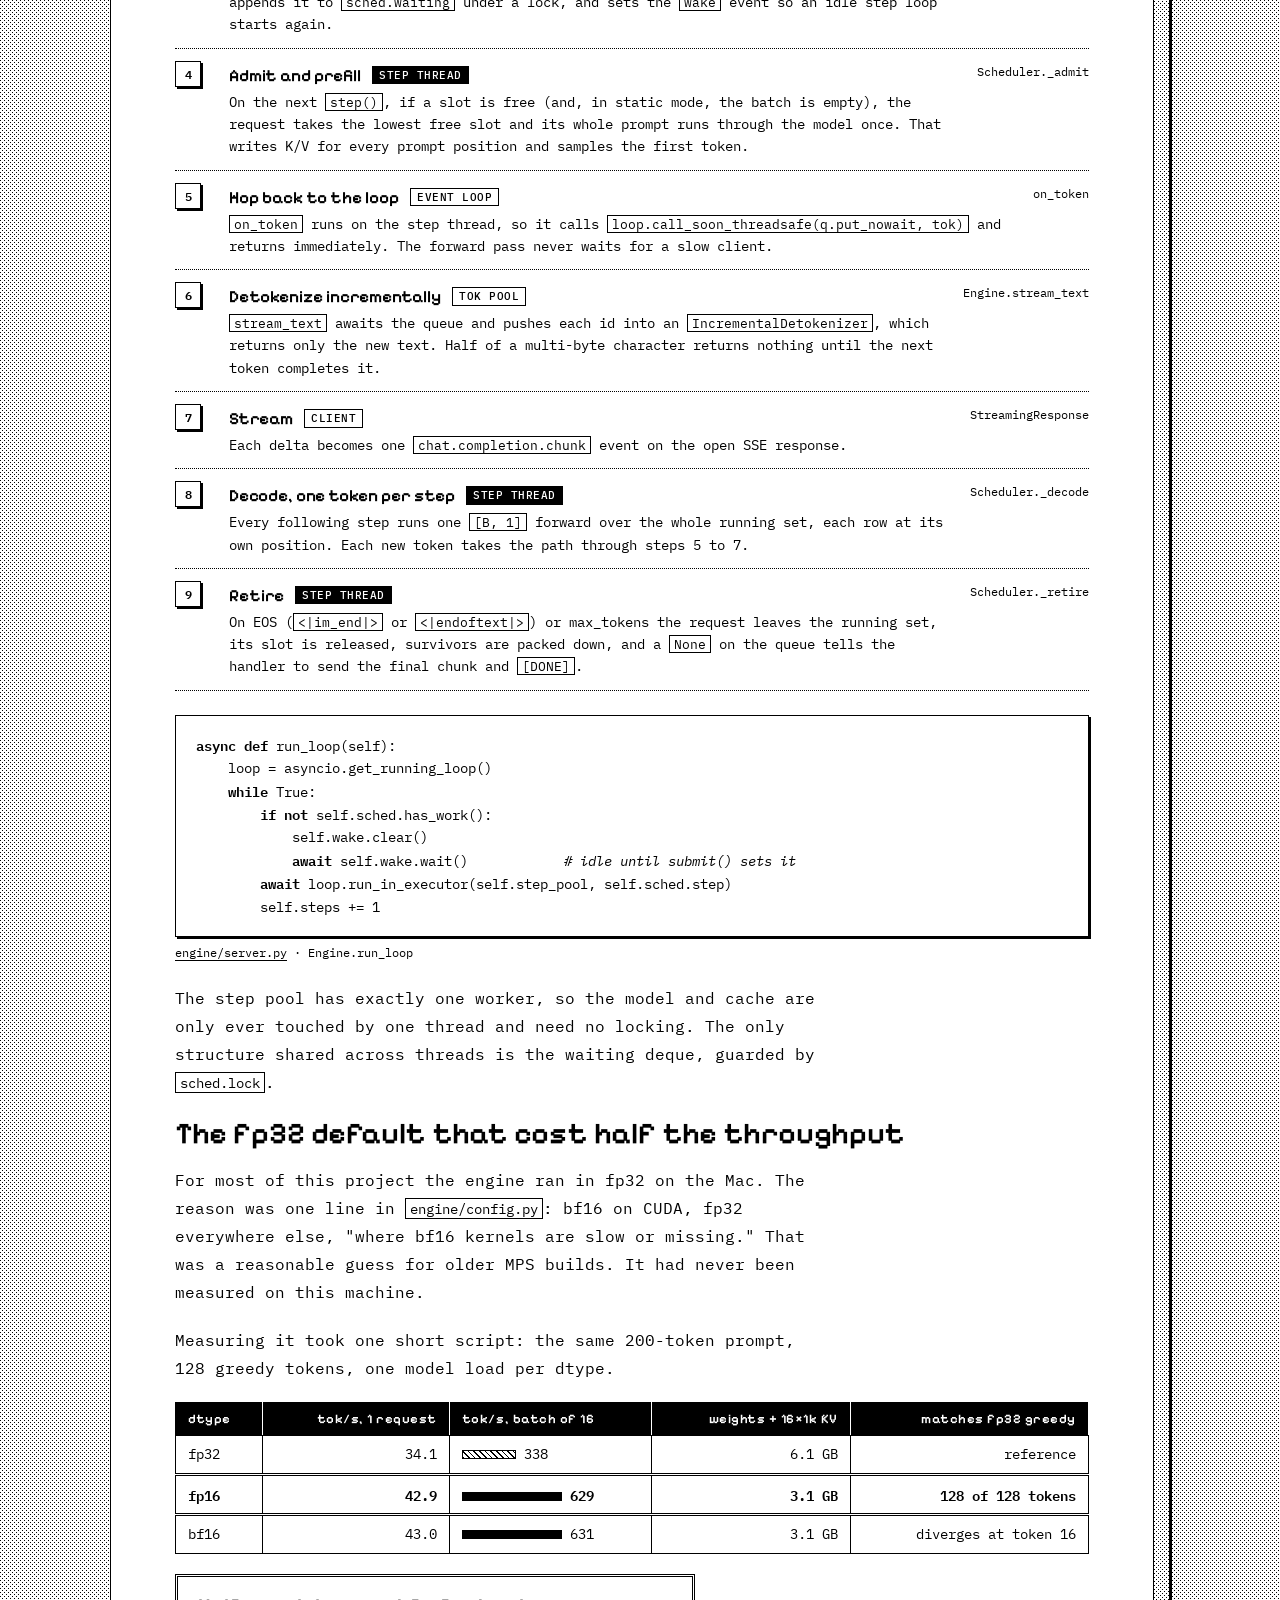
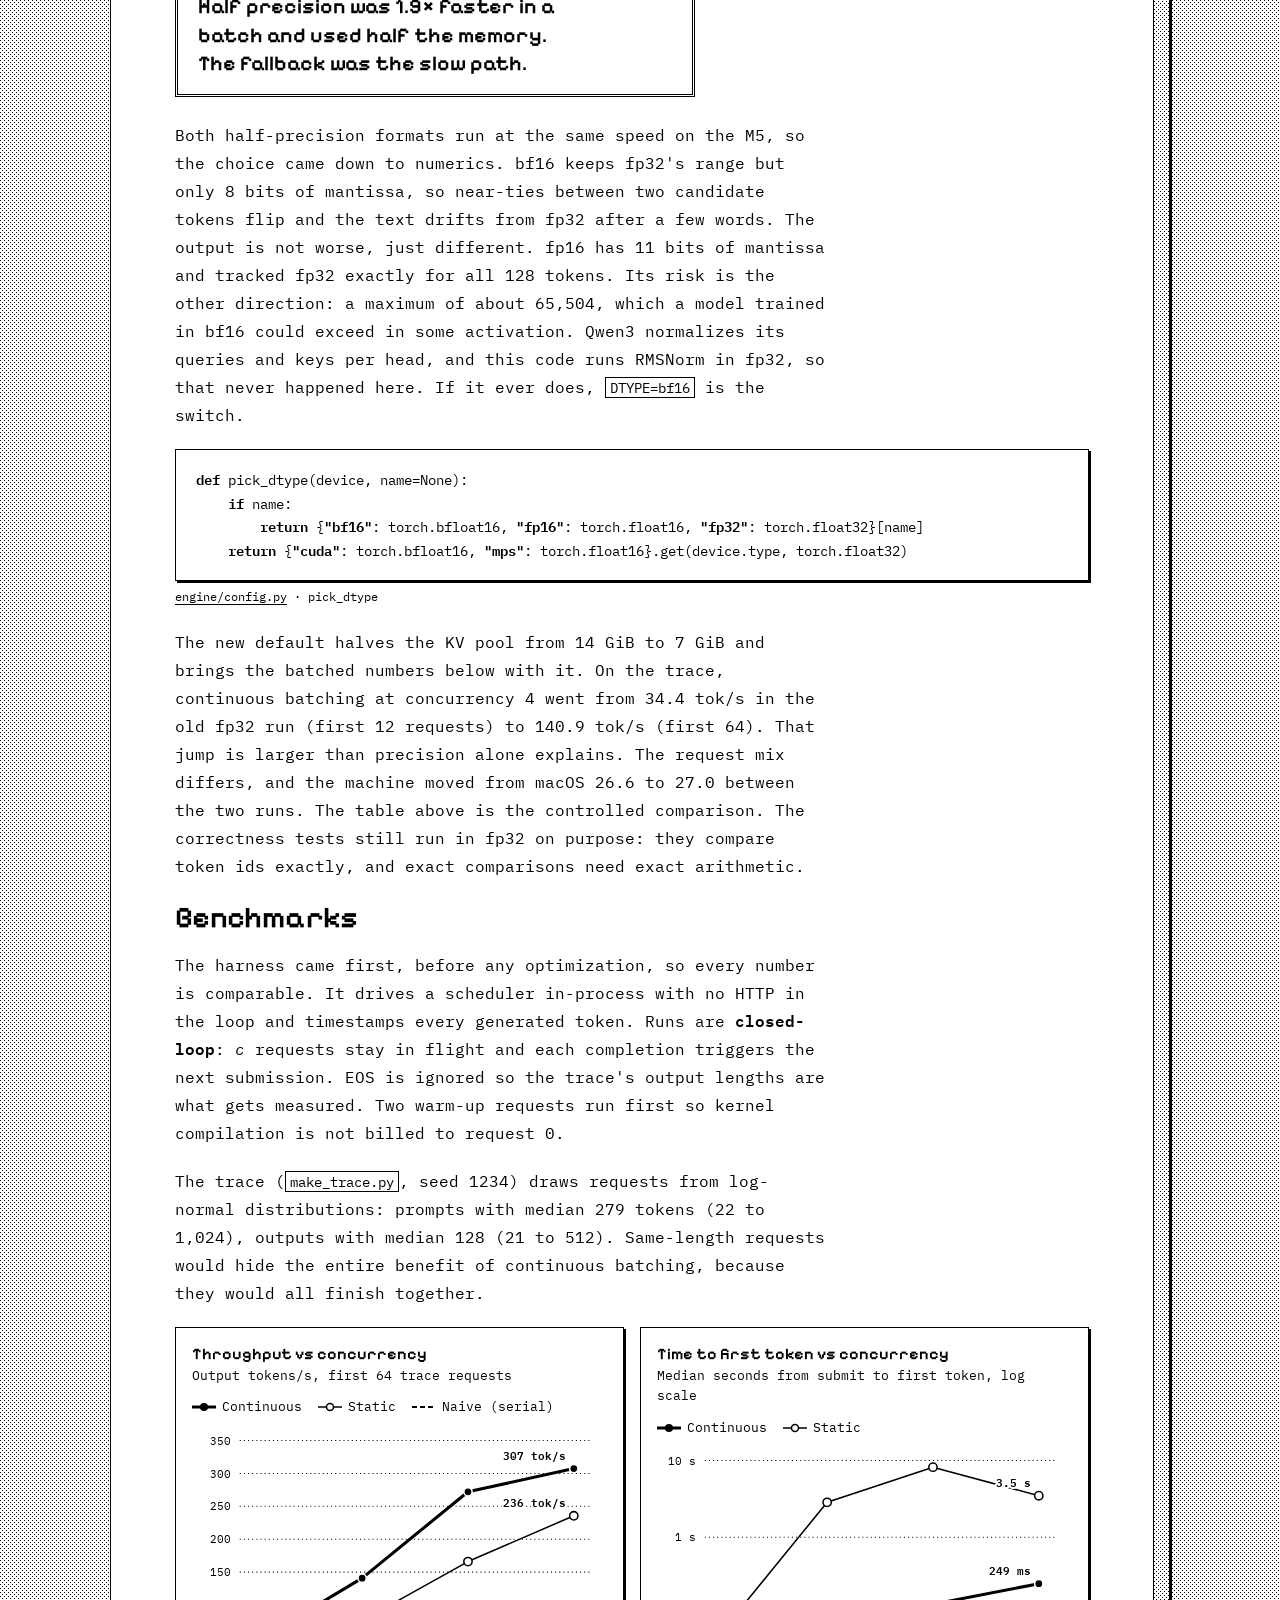
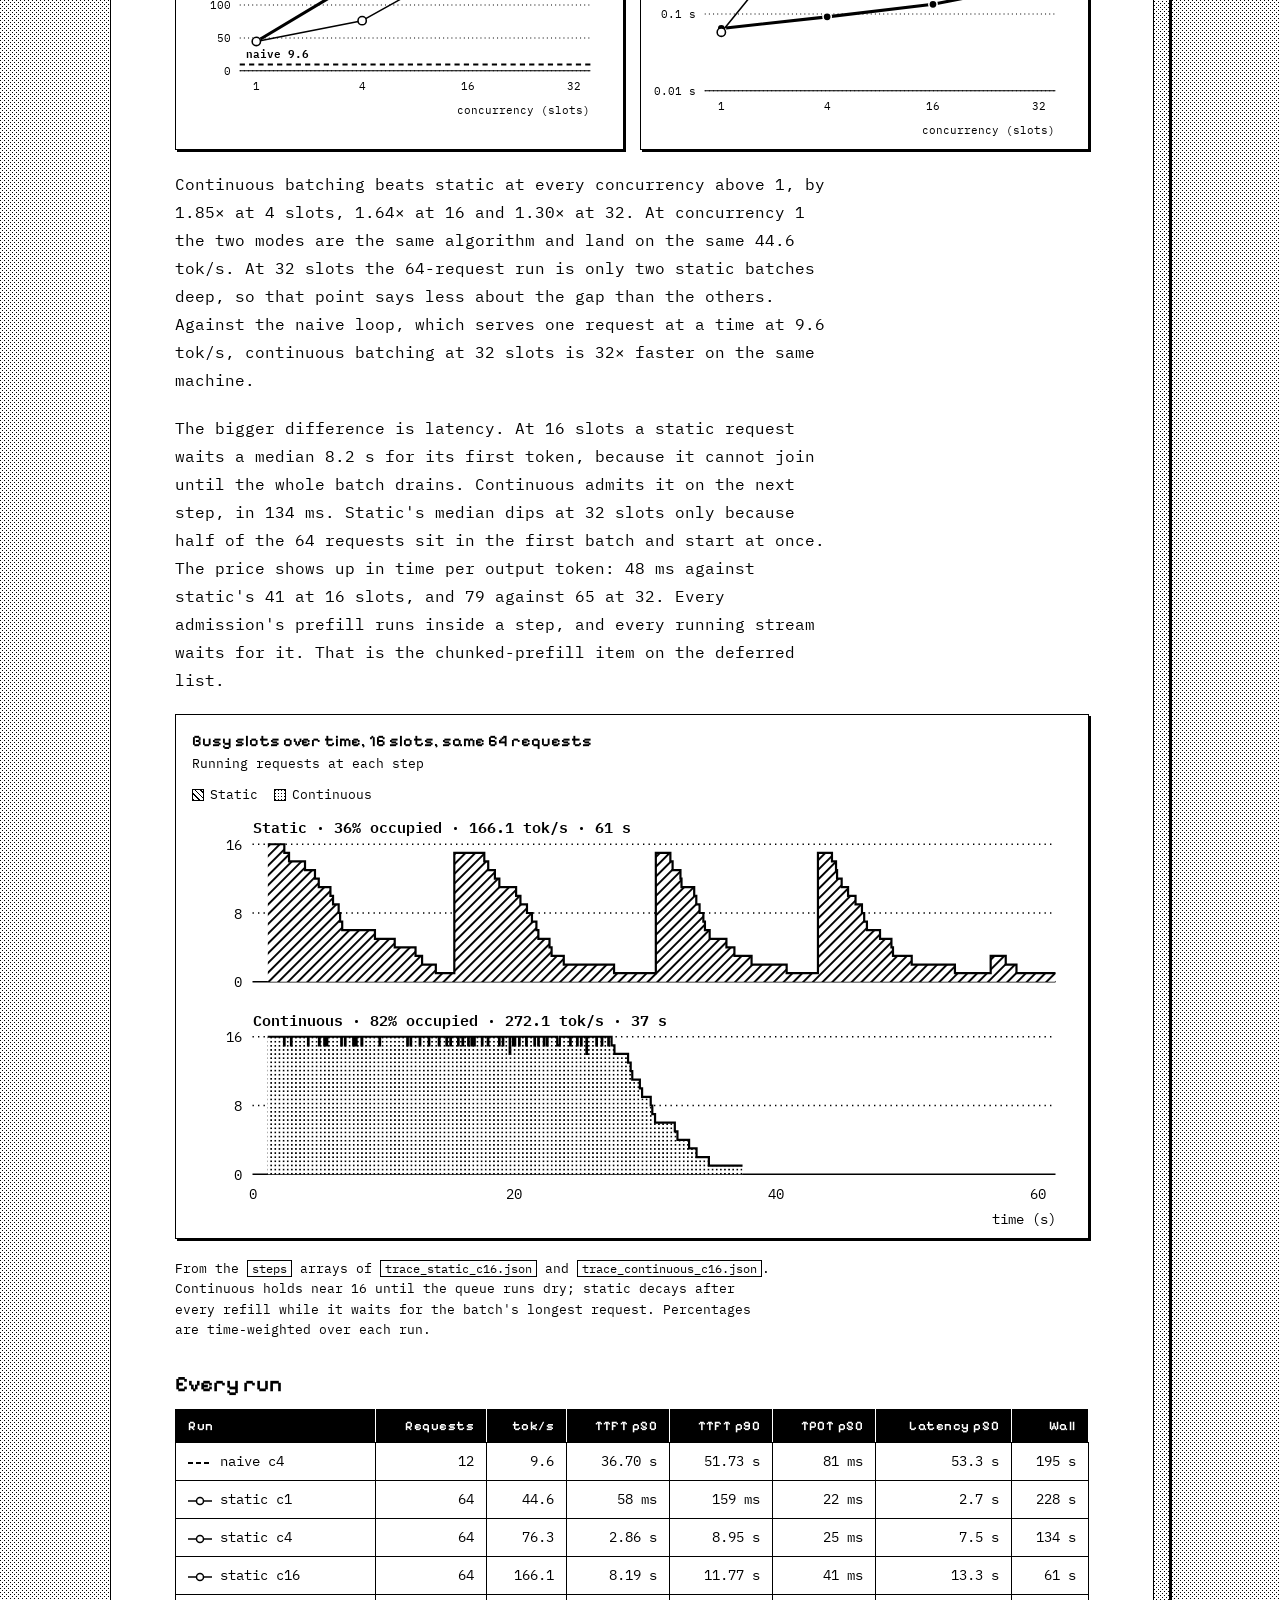
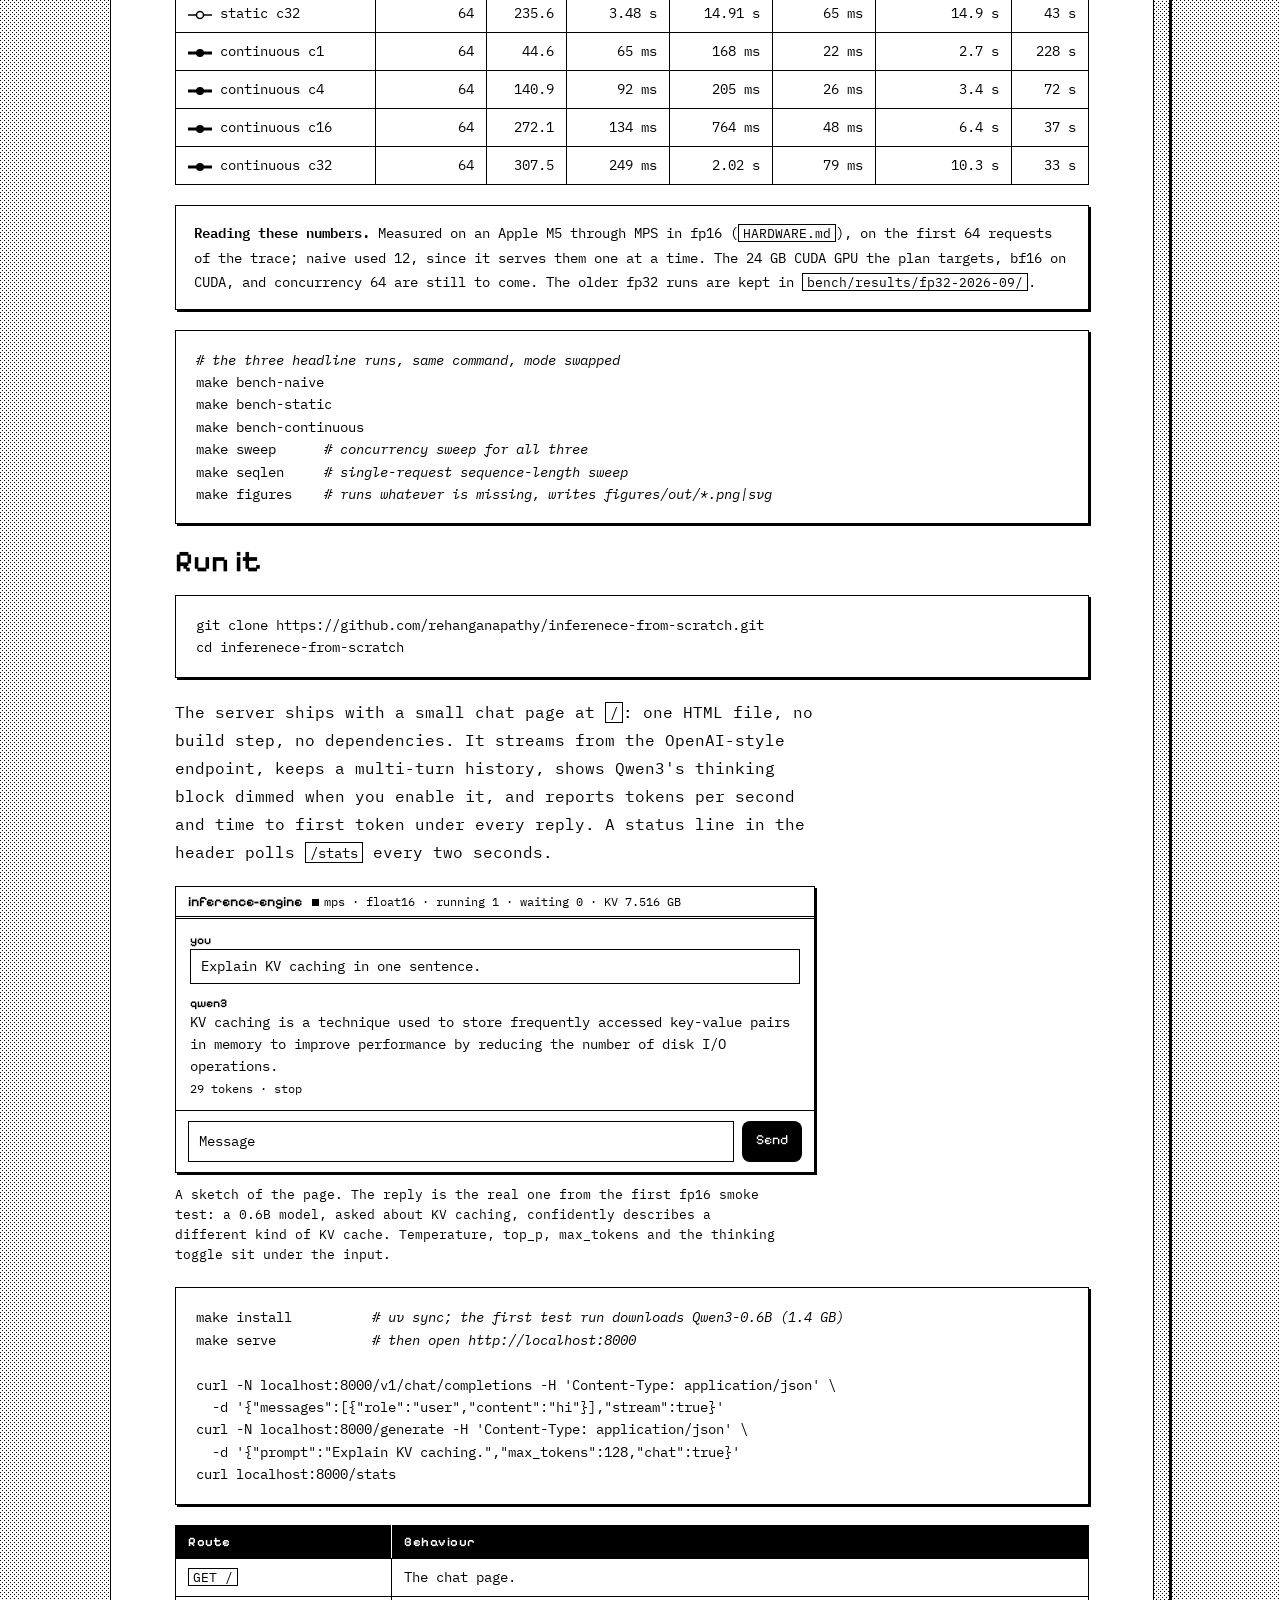
<file: posts/inference-engine.html>
<!DOCTYPE html>
<html lang="en">

<head>
  <meta charset="utf-8">
  <meta name="viewport" content="width=device-width,initial-scale=1">
  <title>Shipping tokens to you, quicker: an LLM inference engine from scratch</title>
  <meta name="description" content="A Qwen3-0.6B inference server built from first principles: a hand-written decoder, a preallocated KV cache, continuous batching and SSE streaming, 32x faster than the naive loop.">
  <link rel="icon" href="../favicon.png" type="image/png">
  <link rel="preconnect" href="https://fonts.googleapis.com">
  <link rel="preconnect" href="https://fonts.gstatic.com" crossorigin>
  <link rel="stylesheet" href="https://fonts.googleapis.com/css2?family=Pixelify+Sans:wght@400;600&family=IBM+Plex+Mono:wght@400;500;600&display=swap">
  <link rel="stylesheet" href="../assets/retro.css">
  <style>
    /* Inference-engine post: 1-bit versions of the figures, calculator and simulator. */
    .m-post-wrap--wide { max-width: 1100px; }
    .ie { --hatch: repeating-linear-gradient(45deg, #000 0 1px, #fff 1px 4px); --dots: url("data:image/svg+xml,%3Csvg xmlns='http://www.w3.org/2000/svg' width='3' height='3'%3E%3Crect width='1' height='1'/%3E%3C/svg%3E"); }
    .ie :is(.hero-nums, .flow, .stack, .fig, .panel, .gates, .mock, .legend, .readout, .ctrls, .slots, .qrow, .pair, .tbl) :where(div, svg, p, figure) { margin: 0; }
    .ie .pair > figure { margin: 0; }
    .ie section { scroll-margin-top: 40px; }
    .ie .lede { font-size: 17px; line-height: 1.6; }
    .ie .repo-link a { font-family: var(--m-font-chrome); font-size: 17px; }
    .ie nav.toc { max-width: none; }
    .ie nav.toc ul { columns: 2; column-gap: 0; padding: 4px 0; }
    .ie nav.toc li { break-inside: avoid; }
    .ie nav.toc a:last-child { padding-bottom: 4px; }
    .ie .caption, .ie .fig-sub, .ie figcaption { font: var(--m-text-sm)/1.55 var(--m-font-text); text-align: left; max-width: 75ch; }
    .ie figcaption::before { content: none; }
    .ie figure { margin-bottom: 28px; }
    .ie figcaption { margin-top: 10px; }
    .ie .ref { display: block; margin: -12px 0 24px; font: 12px var(--m-font-text); }
    .ie pre .k { font-weight: 600; }
    .ie pre .c { font-style: italic; }
    .ie .pull { margin: 8px 0 24px; padding: 16px 20px; border: 3px double #000; font: 600 21px/1.35 var(--m-font-chrome); max-width: 40ch; text-wrap: balance; }
    .ie .note { font-size: 14px; }

    /* glyphs: naive dashed, static thin + hollow marker, continuous heavy + filled marker */
    .ie .g { display: inline-block; width: 24px; height: 10px; background-repeat: no-repeat; background-position: center; flex: none; vertical-align: middle; }
    .ie .g-naive { background-image: url("data:image/svg+xml,%3Csvg xmlns='http://www.w3.org/2000/svg' width='24' height='10'%3E%3Cpath d='M0 5H24' stroke='black' stroke-width='2' stroke-dasharray='5 3'/%3E%3C/svg%3E"); }
    .ie .g-static { background-image: url("data:image/svg+xml,%3Csvg xmlns='http://www.w3.org/2000/svg' width='24' height='10'%3E%3Cpath d='M0 5H24' stroke='black' stroke-width='1.5'/%3E%3Ccircle cx='12' cy='5' r='3.5' fill='white' stroke='black' stroke-width='1.5'/%3E%3C/svg%3E"); }
    .ie .g-continuous { background-image: url("data:image/svg+xml,%3Csvg xmlns='http://www.w3.org/2000/svg' width='24' height='10'%3E%3Cpath d='M0 5H24' stroke='black' stroke-width='3'/%3E%3Ccircle cx='12' cy='5' r='4' fill='black'/%3E%3C/svg%3E"); }
    .ie .sw.g { margin-right: 8px; }
    .ie .cellk { display: inline-block; width: 12px; height: 12px; border: 1px solid #000; background: #fff; flex: none; }
    .ie .k-solid { background: #000; }
    .ie .k-hatch { background: var(--hatch); }
    .ie .k-dots { background: var(--dots); }
    .ie .k-dashed { border-style: dashed; }

    /* hero numbers */
    .ie .hero-nums { display: grid; grid-template-columns: repeat(3, minmax(0, 1fr)); margin: 28px 0 12px; border: 1px solid #000; box-shadow: var(--m-shadow); }
    .ie .hero-nums > div { padding: 16px 18px; border-left: 1px solid #000; min-width: 0; }
    .ie .hero-nums > div:first-child { border-left: 0; }
    .ie .hero-nums .k { font: 500 11px/1.3 var(--m-font-text); letter-spacing: .06em; text-transform: uppercase; display: flex; align-items: center; gap: 8px; }
    .ie .hero-nums .v { font: 600 40px/1.1 var(--m-font-chrome); margin-top: 8px; font-variant-numeric: tabular-nums; }
    .ie .hero-nums .v small { font: 13px var(--m-font-text); margin-left: 4px; }
    .ie .hero-nums .d { font-size: 13px; line-height: 1.5; margin-top: 4px; }

    /* tables */
    .ie .tbl { margin-bottom: 20px; }
    .ie .tbl table { margin: 0; }
    .ie :is(td, th).num { text-align: right; font-variant-numeric: tabular-nums; white-space: nowrap; }
    .ie th.num { border-right-color: #fff; }
    .ie td .inbar { display: inline-block; height: 9px; background: #000; vertical-align: 0; margin-right: 8px; border: 1px solid #000; }
    .ie td .inbar--ref { background: var(--hatch); }
    .ie tr.hl td { font-weight: 600; border-top: 3px double #000; border-bottom: 3px double #000; }
    .ie td a { text-decoration: none; }
    .ie td a:hover code, .ie td a:focus-visible code { background: #000; color: #fff; }

    /* request lifecycle list */
    .ie .flow { margin: 8px 0 24px; counter-reset: f; border-top: 1px solid #000; }
    .ie .flow .st { display: grid; grid-template-columns: 40px minmax(0, 1fr) auto; gap: 14px; align-items: start; padding: 12px 0; border-bottom: 1px dotted #000; }
    .ie .flow .n { counter-increment: f; width: 26px; height: 26px; border: 1px solid #000; display: grid; place-items: center; font: 600 12px var(--m-font-text); box-shadow: 2px 2px 0 #000; }
    .ie .flow .n::before { content: counter(f); }
    .ie .flow .t { font-family: var(--m-font-chrome); font-weight: 600; font-size: 17px; }
    .ie .flow .dsc { font-size: 14px; line-height: 1.6; }
    .ie .flow .where { font: 12px/1.4 var(--m-font-text); text-align: right; white-space: nowrap; padding-top: 3px; }
    .ie .lane { display: inline-block; font: 500 10.5px/1 var(--m-font-text); letter-spacing: .05em; text-transform: uppercase; padding: 3px 6px; margin-left: 8px; vertical-align: 2px; border: 1px solid #000; }
    .ie .lane.gpu { background: #000; color: #fff; }

    /* decoder stack */
    .ie .stack { display: grid; grid-template-columns: minmax(0, 1fr) minmax(0, 1fr); gap: 24px; margin: 8px 0 24px; }
    .ie .blk { border: 1px solid #000; box-shadow: var(--m-shadow); padding: 16px; min-width: 0; }
    .ie .blk h4 { margin: 0 0 12px; font: 600 14px/1 var(--m-font-chrome); }
    .ie .ops { display: grid; gap: 6px; font: 12.5px/1.35 var(--m-font-text); }
    .ie .op { border: 1px solid #000; padding: 6px 10px; display: flex; justify-content: space-between; gap: 10px; }
    .ie .op span:last-child { white-space: nowrap; }
    .ie .op.res { border-style: dashed; justify-content: center; }
    .ie .op.hl { border-width: 2px; padding: 5px 9px; font-weight: 600; }
    .ie .arrow { text-align: center; font-size: 12px; line-height: 1; }
    .ie .blk .caption { margin-top: 14px !important; }

    /* figures */
    .ie .fig { border: 1px solid #000; box-shadow: var(--m-shadow); padding: 16px 16px 12px; min-width: 0; }
    .ie .fig.scroll { overflow-x: auto; }
    .ie .fig-title { font: 600 16px/1.3 var(--m-font-chrome); margin-bottom: 2px; }
    .ie .fig-sub { margin-bottom: 10px; }
    .ie .legend { display: flex; flex-wrap: wrap; gap: 6px 16px; font-size: 12.5px; margin-bottom: 8px; }
    .ie .legend span { display: inline-flex; align-items: center; gap: 6px; }
    .ie svg.chart { display: block; width: 100%; height: auto; overflow: visible; }
    .ie svg.chart text { fill: #000; font: 10.5px var(--m-font-text); }
    .ie svg.chart text.lbl { font-weight: 600; font-size: 11px; paint-order: stroke; stroke: #fff; stroke-width: 4px; stroke-linejoin: round; }
    .ie svg.chart .gridl { stroke: #000; stroke-width: 1; stroke-dasharray: 1 3; }
    .ie svg.chart .axis { stroke: #000; stroke-width: 1; }
    .ie .pair { display: grid; grid-template-columns: minmax(0, 1fr) minmax(0, 1fr); gap: 16px; margin-bottom: 20px; }
    .ie .pair .fig { height: 100%; }
    .tip { position: fixed; pointer-events: none; z-index: 20; background: #000; color: #fff; font: 12px/1.45 var(--m-font-text); padding: 7px 9px; max-width: 260px; border: 1px solid #fff; box-shadow: 2px 2px 0 #000; }
    .tip b { font-weight: 600; }

    /* hand-drawn diagrams */
    .ie svg.dg { display: block; width: 100%; height: auto; }
    .ie svg.dg.wide { min-width: 720px; }
    .ie .dg rect { rx: 0; ry: 0; }
    .ie .dg text { fill: #000; font: 11px var(--m-font-text); }
    .ie .dg text.m { font: 10.5px var(--m-font-text); }
    .ie .dg text.h { font: 600 12px var(--m-font-chrome); }
    .ie .dg text.num { font: 600 11px var(--m-font-text); }
    .ie .dg .lanebg { fill: #fff; stroke: #000; stroke-width: 1; stroke-dasharray: 2 3; }
    .ie .dg .box { fill: #fff; stroke: #000; stroke-width: 1; }
    .ie .dg .box.gpu { stroke-width: 3; }
    .ie .dg .box.cli { fill: #fff; stroke-dasharray: 4 2; }
    .ie .dg .wire { fill: none; stroke: #000; stroke-width: 1.3; }
    .ie .dg .wire.dash { stroke-dasharray: 4 4; stroke-width: 2; }
    .ie .dg .ah, .ie .dg .ah.acc { fill: #000; }
    .ie .dg .ncirc { fill: #000; stroke: #000; }
    .ie .dg text.num { fill: #fff; }
    .ie .dg .c-comp1, .ie .dg .c-comp2, .ie .dg .c-prompt { fill: #000; }
    .ie .dg .c-redo { fill: url(#p-hatch); stroke: #000; stroke-width: 1; }
    .ie .dg .c-read { fill: #fff; stroke: #000; stroke-width: 1; }
    .ie .dg .c-gen { fill: url(#p-dots); stroke: #000; stroke-width: 1; }
    .ie .dg .c-dead { fill: url(#p-hatch); stroke: #000; stroke-width: .6; }
    .ie .dg .c-empty { fill: #fff; stroke: #000; stroke-width: .6; stroke-dasharray: 2 2; }
    .ie .dg .brace { fill: none; stroke: #000; stroke-width: 2; }
    .ie .dg text.s3 { font-weight: 600; }

    /* calculator + simulator */
    .ie .panel { border: 1px solid #000; box-shadow: var(--m-shadow); padding: 18px; margin: 6px 0 24px; }
    .ie .ctrls { display: flex; flex-wrap: wrap; gap: 14px 24px; align-items: end; margin-bottom: 16px; }
    .ie .ctrl { display: grid; gap: 6px; font-size: 13px; }
    .ie .ctrl label, .ie .ctrl .lab { font: 600 12px/1 var(--m-font-chrome); }
    .ie input[type=range] { width: 180px; accent-color: #000; }
    .ie .seg { display: inline-flex; border: 1px solid #000; border-radius: var(--m-radius-btn); overflow: hidden; }
    .ie .seg button { border: 0; border-radius: 0; min-height: 36px; padding: 6px 12px; font-size: 14px; }
    .ie .seg button + button { border-left: 1px solid #000; }
    .ie .seg button[aria-pressed="true"] { background: #000; color: #fff; }
    .ie .btn { min-height: 36px; padding: 6px 14px; font-size: 14px; }
    .ie .btn.primary { outline: 3px solid #000; outline-offset: 2px; }
    .ie .readout { display: grid; grid-template-columns: repeat(auto-fit, minmax(118px, 1fr)); gap: 14px; }
    .ie .readout div { min-width: 0; }
    .ie .readout .k { font: 500 11px/1.3 var(--m-font-text); letter-spacing: .05em; text-transform: uppercase; }
    .ie .readout .v { font: 600 24px/1.25 var(--m-font-chrome); font-variant-numeric: tabular-nums; }
    .ie .readout .v.warn { display: inline-block; background: #000; color: #fff; padding: 0 6px; }
    .ie .bar-res { height: 14px; border: 1px solid #000; display: flex; margin-top: 14px; background: #fff; }
    .ie .bar-res i { display: block; height: 100%; background: #000; }
    .ie .bar-cap { display: flex; justify-content: space-between; font-size: 12px; margin-top: 6px; gap: 8px; flex-wrap: wrap; }

    .ie .slots { display: grid; gap: 6px; margin: 4px 0 14px; }
    .ie .slot { display: grid; grid-template-columns: 54px minmax(0, 1fr); gap: 10px; align-items: center; font: 12px var(--m-font-text); }
    .ie .slot .track { height: 30px; border: 1px dashed #000; position: relative; overflow: hidden; }
    .ie .slot .track.busy { border-style: solid; }
    .ie .slot .fill { position: absolute; inset: 0 auto 0 0; background: var(--dots); border-right: 1px solid #000; transition: width .08s linear; }
    .ie .static-mode .slot .fill { background: var(--hatch); }
    .ie .slot .txt { position: absolute; inset: 0; display: flex; align-items: center; justify-content: space-between; padding: 0 8px; font: 12px var(--m-font-text); gap: 8px; }
    .ie .slot .txt > span { background: #fff; padding: 0 4px; }
    .ie .slot .txt .mv { font-weight: 600; }
    .ie .queue { display: flex; flex-wrap: wrap; gap: 5px; min-height: 26px; }
    .ie .chip { font: 11.5px/1 var(--m-font-text); border: 1px solid #000; padding: 5px 7px; }
    .ie .chip.done { text-decoration: line-through; border-style: dashed; }
    .ie .qrow { display: grid; grid-template-columns: 70px minmax(0, 1fr); gap: 10px; align-items: center; font: 600 12px/1 var(--m-font-chrome); margin-bottom: 8px; }
    .ie canvas#occ { width: 100%; height: 46px; display: block; margin: 8px 0 0; border-top: 1px solid #000; }
    .ie .cmp { margin-top: 14px !important; }

    .ie .gates { display: grid; gap: 10px; margin: 6px 0 24px; }
    .ie .gate { display: grid; grid-template-columns: minmax(0, 270px) minmax(0, 1fr); gap: 16px; padding: 12px 14px; border: 1px solid #000; }
    .ie .gate code { border: 0; padding: 0; font-size: 12.5px; font-weight: 600; word-break: break-word; }
    .ie .gate > div { font-size: 14px; line-height: 1.6; }

    /* chat UI sketch */
    .ie .mock { border: 1px solid #000; box-shadow: var(--m-shadow); max-width: 640px; margin: 6px 0 24px; font-size: 14px; }
    .ie .mock .bar { display: flex; gap: 10px; align-items: center; flex-wrap: wrap; padding: 6px 12px; border-bottom: 3px double #000; font: 11.5px var(--m-font-text); }
    .ie .mock .bar b { font: 600 14px var(--m-font-chrome); }
    .ie .mock .bar .dot { width: 7px; height: 7px; background: #000; display: inline-block; margin-right: 5px; }
    .ie .mock .body { padding: 14px; display: grid; gap: 12px; line-height: 1.55; }
    .ie .mock .u { justify-self: start; border: 1px solid #000; padding: 6px 10px; }
    .ie .mock .who { font: 600 12px var(--m-font-chrome); margin-bottom: 2px !important; }
    .ie .mock .meta { font: 11.5px var(--m-font-text); margin-top: 4px !important; }
    .ie .mock .in { display: flex; gap: 8px; padding: 10px 12px; border-top: 1px solid #000; }
    .ie .mock .in span { flex: 1; border: 1px solid #000; padding: 7px 10px; }
    .ie .mock .in em { font-style: normal; font-family: var(--m-font-chrome); background: #000; color: #fff; border-radius: var(--m-radius-btn); padding: 7px 14px; }
    .ie ul.tight li { margin-bottom: 8px; }

    @container (max-width: 900px) {
      .ie .stack, .ie .pair { grid-template-columns: minmax(0, 1fr); }
    }
    @container (max-width: 600px) {
      .ie nav.toc ul { columns: 1; }
      .ie .hero-nums { grid-template-columns: minmax(0, 1fr); }
      .ie .hero-nums > div { border-left: 0; border-top: 1px solid #000; }
      .ie .hero-nums > div:first-child { border-top: 0; }
      .ie .flow .st { grid-template-columns: 32px minmax(0, 1fr); }
      .ie .flow .where { grid-column: 2; text-align: left; white-space: normal; }
      .ie .gate { grid-template-columns: minmax(0, 1fr); gap: 6px; }
      .ie .pull { font-size: 18px; }
    }
    @media (prefers-reduced-motion: reduce) { .ie .slot .fill { transition: none; } }
    .ie .tbl { overflow-x: auto; border: 0; }
    .ie .tbl table { display: table; width: 100%; }

  </style>
</head>

<body>
<svg width="0" height="0" style="position:absolute" aria-hidden="true" focusable="false">
  <defs>
    <pattern id="p-hatch" width="5" height="5" patternUnits="userSpaceOnUse" patternTransform="rotate(45)"><rect width="5" height="5" fill="#fff"/><rect width="1.4" height="5" fill="#000"/></pattern>
    <pattern id="p-dots" width="3" height="3" patternUnits="userSpaceOnUse"><rect width="3" height="3" fill="#fff"/><rect width="1.2" height="1.2" fill="#000"/></pattern>
  </defs>
</svg>
<div class="m-desk m-page">
  <header class="m-menubar">
    <a href="/" aria-label="Home"><svg width="16" height="16" viewBox="0 0 16 16" aria-hidden="true" shape-rendering="crispEdges"><path d="M8 1 L15 8 L8 15 L1 8 Z" fill="#000"></path><path d="M8 5 L11 8 L8 11 L5 8 Z" fill="#fff"></path></svg></a>
    <a href="/#posts">Posts</a>
    <a href="/#about">About</a>
    <a href="https://github.com/rehanganapathy" class="m-hide-sm">GitHub</a>
    <a href="https://www.linkedin.com/in/rehanganapathy/" class="m-hide-sm">LinkedIn</a>
    <span class="m-menubar__clock m-hide-sm" data-clock>Mon 9:00 AM</span>
  </header>

  <main class="m-post-wrap m-post-wrap--wide">
    <article class="m-win">
      <div class="m-titlebar">
        <a href="/" class="m-box m-box--close" aria-label="Close and go back to all posts"></a>
        <span class="m-titlebar__title">inference-engine.txt</span>
      </div>
      <div class="m-infobar">
        <span>Build log</span>
        <span>Nov 2026</span>
      </div>
      <div class="m-post-body">
        <div class="m-article">
          <p class="m-eyebrow"><time datetime="2026-11-09">Nov 2026</time> · 20 min read</p>
          <h1>Shipping tokens to you, quicker</h1>
          <p class="m-dek">An LLM inference engine from scratch, and how it went from 9.6 to 307 tokens a second on an Apple M5</p>
          <div class="m-prose ie">
<header id="overview">
      <p class="lede">An LLM server built from first principles in about 1,100 lines of Python: a hand-written Qwen3 decoder, a preallocated KV cache, continuous batching, and a FastAPI front end that streams tokens over Server-Sent Events. Same model, same laptop, 32× the throughput.</p>
      <p class="repo-link"><a href="https://github.com/rehanganapathy/inferenece-from-scratch">View the code on GitHub →</a></p>
      <nav class="toc" aria-label="Contents">
        <ul>
          <li><a href="#naive">Why the first version is slow</a></li>
          <li><a href="#model">The model, by hand</a></li>
          <li><a href="#cache">KV cache: a pool of slots</a></li>
          <li><a href="#scheduler">Scheduling: static vs continuous</a></li>
          <li><a href="#lifecycle">Life of a request</a></li>
          <li><a href="#precision">The fp32 default</a></li>
          <li><a href="#bench">Benchmarks</a></li>
          <li><a href="#run">Run it</a></li>
          <li><a href="#tests">Correctness gates</a></li>
          <li><a href="#edges">What comes next</a></li>
          <li><a href="#map">Repo map</a></li>
        </ul>
      </nav>

      <p>There is no inference library under this. Every speedup on this page comes from one idea at a time, each fixing the bottleneck the previous version exposed. The naive loop recomputes the whole conversation for every new token. A KV cache stops that. Batching shares each forward pass across many requests. Continuous batching keeps that batch full when requests finish at different times. One more change, switching the Mac default from fp32 to fp16, nearly doubled everything again.</p>

      <div class="hero-nums" role="list">
        <div role="listitem">
          <div class="k"><i class="g g-naive"></i>Naive, no cache</div>
          <div class="v">9.6<small>tok/s</small></div>
          <div class="d">one request at a time, full prefix recomputed every token</div>
        </div>
        <div role="listitem">
          <div class="k"><i class="g g-static"></i>KV cache, static batch</div>
          <div class="v">236<small>tok/s</small></div>
          <div class="d">32 slots, refilled only when the whole batch drains</div>
        </div>
        <div role="listitem">
          <div class="k"><i class="g g-continuous"></i>Continuous batching</div>
          <div class="v">307<small>tok/s</small></div>
          <div class="d">32 slots, requests join and leave on every step</div>
        </div>
      </div>
      <p class="caption">Output tokens per second on a mixed trace of 64 requests at concurrency 32 (naive: 12 requests, which it serves one at a time). Measured with <a href="https://github.com/rehanganapathy/inferenece-from-scratch/blob/HEAD/bench/harness.py"><code>bench/harness.py</code></a> on an Apple M5 through PyTorch's MPS backend in fp16, 9 November 2026.</p>
    </header>

    <section id="naive">
      <h2>Why the first version is slow</h2>
      <p>A language model produces one token per forward pass. To pick token <em>n</em>, attention needs keys and values for every token before it. The simplest loop feeds the whole sequence back in each time: prompt plus everything generated so far. It is correct, and it is the reference every faster version is tested against. It also does the same work over and over.</p>

      <figure>
        <div class="fig">
          <div class="fig-title">Work per step: recompute everything, or compute one new position</div>
          <div class="fig-sub">A 4-token prompt generating 5 tokens. Each row is one forward pass; each cell is one token position.</div>
          <div class="legend">
            <span><i class="cellk k-solid"></i>computed this step</span>
            <span><i class="cellk k-hatch"></i>recomputed, same result as last step</span>
            <span><i class="cellk k-outline"></i>read from the KV cache</span>
          </div>
          <svg class="dg" id="dg-work" viewBox="0 0 680 196" role="img" aria-label="Naive decoding recomputes all positions every step, 30 position-passes for 5 tokens; cached decoding computes one new position per step, 8 position-passes."></svg>
        </div>
        <figcaption>Over this tiny generation the naive loop pushes 30 positions through the model; the cached one pushes 8. The gap grows with length: naive work per token is linear in the sequence length, so a whole generation is quadratic.</figcaption>
      </figure>

      <p>The benchmark below measures exactly that, one request at a time, as the prompt grows. Naive decode speed falls off a cliff. With the cache it barely moves, because each step still processes one position. Only the attention read gets longer.</p>

      <figure>
        <div class="fig">
          <div class="fig-title">Decode speed vs context length</div>
          <div class="fig-sub">Single request, decode tokens/s after the first token, 32 new tokens per point, fp16</div>
          <div class="legend"><span><i class="g g-naive"></i>Naive</span><span><i class="g g-static"></i>KV cache</span></div>
          <svg class="chart" id="ch-seq" viewBox="0 0 640 260" role="img" aria-label="Decode tokens per second versus prompt length, naive and cached"></svg>
        </div>
        <figcaption>From <code>bench/results/seqlen_*.json</code>. Naive per-token time grows from 36 ms at 128 tokens to 352 ms at 2,048. Cached decode holds between 47.8 and 44.7 tok/s across the same range, which makes it 16× faster at 2,048 tokens.</figcaption>
      </figure>
    </section>

    <section id="model">
      <h2>The model, by hand</h2>
      <p>Qwen3-0.6B is reimplemented directly instead of imported from <code>transformers</code>. The hyperparameters are frozen in <code>engine/config.py</code>, and module names match the Hugging Face checkpoint so the safetensors load with <code>strict=True</code> and no rename table. That matters later: the parity test compares this model's greedy output against Hugging Face's, token for token.</p>
      <div class="tbl"><table>
        <thead><tr><th>Field</th><th class="num">Value</th><th>What it means here</th></tr></thead>
        <tbody>
          <tr><td><code>num_layers</code></td><td class="num">28</td><td>Decoder layers, each with its own K/V in the cache.</td></tr>
          <tr><td><code>hidden_size</code></td><td class="num">1,024</td><td>Residual stream width.</td></tr>
          <tr><td><code>num_heads</code> / <code>num_kv_heads</code></td><td class="num">16 / 8</td><td>Grouped-query attention: each KV head serves 2 query heads, which halves the cache.</td></tr>
          <tr><td><code>head_dim</code></td><td class="num">128</td><td>16 × 128 = 2,048, twice the hidden size. The q projection widens and <code>o_proj</code> narrows back.</td></tr>
          <tr><td><code>intermediate_size</code></td><td class="num">3,072</td><td>SwiGLU MLP width.</td></tr>
          <tr><td><code>vocab_size</code></td><td class="num">151,936</td><td>Embedding and LM head share one tensor (<code>tie_word_embeddings</code>).</td></tr>
          <tr><td><code>rope_theta</code></td><td class="num">1,000,000</td><td>RoPE base; cos/sin tables precomputed for 40,960 positions in fp32.</td></tr>
          <tr><td><code>rms_norm_eps</code></td><td class="num">1e-6</td><td>RMSNorm normalizes in fp32 and casts back, in Hugging Face's order, which keeps the sum of squares out of fp16's limited range.</td></tr>
        </tbody>
      </table></div>

      <div class="stack">
        <div class="blk">
          <h4>One decoder layer × 28</h4>
          <div class="ops">
            <div class="op"><span>input_layernorm</span><span>RMSNorm</span></div>
            <div class="op hl"><span>q/k/v_proj → view heads</span><span>2048 / 1024 / 1024</span></div>
            <div class="op hl"><span>q_norm, k_norm</span><span>per-head RMSNorm</span></div>
            <div class="op"><span>apply_rope(q), apply_rope(k)</span><span>rotate_half</span></div>
            <div class="op hl"><span>cache.write → cache.read</span><span>if cache</span></div>
            <div class="op"><span>SDPA, enable_gqa=True</span><span>16q · 8kv</span></div>
            <div class="op"><span>o_proj</span><span>2048 → 1024</span></div>
            <div class="op res">+ residual</div>
            <div class="op"><span>post_attention_layernorm</span><span>RMSNorm</span></div>
            <div class="op"><span>down(silu(gate(x)) · up(x))</span><span>SwiGLU 3072</span></div>
            <div class="op res">+ residual</div>
          </div>
        </div>
        <div class="blk">
          <h4>Model wrapper</h4>
          <div class="ops">
            <div class="op"><span>embed_tokens</span><span>[B,T] → [B,T,1024]</span></div>
            <div class="op"><span>rotary(positions)</span><span>cos, sin [B,1,T,128]</span></div>
            <div class="arrow">↓ 28 layers</div>
            <div class="op hl"><span>norm(x[:, -1:])</span><span>last position only</span></div>
            <div class="op"><span>lm_head</span><span>→ [B, 151936]</span></div>
          </div>
          <p class="caption" style="margin-top:14px">Layers are built on the <code>meta</code> device so no memory is allocated twice, then <code>load_state_dict(assign=True)</code> drops the loaded tensors straight in. Only the final position goes through the norm and LM head, since that is the only logit row any caller uses. On a 151,936-word vocabulary, that saves a lot during prefill.</p>
        </div>
      </div>

      <h3>One forward, three call patterns</h3>
      <p>The same <code>Qwen3.forward(input_ids, positions, cache, slots)</code> serves the naive loop, prefill and decode. Positions are always passed explicitly. That is what makes a ragged decode batch work: every row carries its own absolute position for RoPE and for the attention mask.</p>
      <div class="tbl"><table>
        <thead><tr><th>Pattern</th><th>Input shape</th><th>Cache</th><th>Attention</th></tr></thead>
        <tbody>
          <tr><td><span class="sw g g-naive"></span>naive</td><td><code>[1, T]</code></td><td>none</td><td>Over exactly the T tokens in the call, <code>is_causal=True</code>. Every new token reprocesses the full prefix.</td></tr>
          <tr><td><span class="sw g g-static"></span>prefill</td><td><code>[1, T]</code></td><td>one slot</td><td>Writes K/V for positions 0..T−1. Because <code>T == kv_len</code>, the mask is dropped and <code>is_causal</code> is used so fused SDPA kernels stay eligible.</td></tr>
          <tr><td><span class="sw g g-continuous"></span>decode</td><td><code>[B, 1]</code></td><td>slots 0..B−1</td><td>Appends one position per row, reads <code>kv_len = max(position) + 1</code> keys, and masks keys beyond each row's own position.</td></tr>
        </tbody>
      </table></div>
<pre><span class="k">if</span> cache <span class="k">is</span> None:
    keys, values, mask, causal = k, v, None, T &gt; 1
<span class="k">else</span>:
    cache.write(self.layer_idx, slots, positions, k, v)
    keys, values, mask = cache.read(self.layer_idx, slots, positions, kv_len)
    causal = False
    <span class="k">if</span> T == kv_len:
        <span class="c"># Prefill from position 0: the mask is plain causal, and passing</span>
        <span class="c"># is_causal instead keeps the fused kernels eligible.</span>
        mask, causal = None, T &gt; 1</pre>
      <span class="ref"><a href="https://github.com/rehanganapathy/inferenece-from-scratch/blob/HEAD/engine/model.py">engine/model.py</a> · Attention.forward</span>
    </section>

    <section id="cache">
      <h2>KV cache: a pool of slots</h2>
      <p>The cache is two tensors, <code>k</code> and <code>v</code>, allocated once at startup with shape <code>[num_layers, num_slots, num_kv_heads, max_len, head_dim]</code>. A request owns one slot for its whole life and writes K/V for position <em>p</em> at index <em>p</em>. There is no paging and no sharing between requests. The interesting part is what happens when a request in the middle of the batch finishes.</p>

      <figure>
        <div class="fig scroll">
          <div class="fig-title">Retiring a request, then packing the survivors</div>
          <div class="fig-sub">Six slots of the pool, positions left to right. R1 hits end-of-sequence on this step.</div>
          <div class="legend">
            <span><i class="cellk k-solid"></i>prompt K/V</span>
            <span><i class="cellk k-dots"></i>generated K/V</span>
            <span><i class="cellk k-hatch"></i>released, stale</span>
            <span><i class="cellk k-dashed"></i>reserved, unused</span>
          </div>
          <svg class="dg wide" id="dg-pool" viewBox="0 0 800 226" role="img" aria-label="Before packing, running requests sit on slots 0, 2 and 3 with a hole at slot 1. After packing, R2 and R3 have moved down so the batch occupies slots 0 to 2 and decode reads them as one contiguous view."></svg>
        </div>
        <figcaption>After R1 retires, <code>_retire</code> moves R2 into slot 1 and R3 into slot 2 with <code>cache.move</code>. The running batch is back on slots <code>[0, B)</code>, so decode can pass <code>slice(0, B)</code> and attention reads a view of the pool. Without packing, every layer of every step would gather the batch's K/V with <code>index_select</code>, a full copy; the comment in <code>cache.py</code> notes that gather dominated decode time.</figcaption>
      </figure>

      <ul class="tight">
        <li><strong>write</strong> is one advanced-index put per tensor per layer: <code>k[layer][(slots[:,None], :, positions)] = k.transpose(1, 2)</code>.</li>
        <li><strong>read</strong> returns <code>[B, kv_heads, kv_len, head_dim]</code> plus a boolean mask where key <em>j</em> is visible to query <em>i</em> when <code>j ≤ positions[b, i]</code>. That one rule is both the causal mask inside a prefill and the padding mask across a ragged decode batch.</li>
        <li><strong>move</strong> copies only <code>seq_len − 1</code> positions. The newest token's K/V does not exist yet; the next decode writes it.</li>
        <li><strong>release</strong> never clears the slot. Stale data is harmless because the mask hides every position past a sequence's own length, and <code>test_cache_slot_reuse_is_clean</code> checks exactly that.</li>
      </ul>

      <h3>How big is the pool?</h3>
      <p>Per token, every layer stores one K and one V vector per KV head: <code>2 × 28 × 8 × 128 = 57,344</code> numbers. The pool reserves that for <code>max_len</code> positions in every slot, whether or not a request ever uses them.</p>
      <div class="panel" id="calc">
        <div class="ctrls">
          <div class="ctrl"><label for="c-slots">Slots (MAX_BATCH)</label><input id="c-slots" type="range" min="1" max="64" value="32"><span id="c-slots-v" class="mono">32</span></div>
          <div class="ctrl"><label for="c-len">Slot length (MAX_LEN)</label><input id="c-len" type="range" min="7" max="13" value="11"><span id="c-len-v" class="mono">2048</span></div>
          <div class="ctrl"><span class="lab">Dtype</span>
            <div class="seg" role="group" aria-label="dtype">
              <button type="button" id="dt-fp16" data-dt="2" aria-pressed="true">fp16</button><button type="button" id="dt-bf16" data-dt="2" aria-pressed="false">bf16</button><button type="button" id="dt-fp32" data-dt="4" aria-pressed="false">fp32</button>
            </div>
          </div>
        </div>
        <div class="readout">
          <div><div class="k">Per token</div><div class="v" id="c-tok">112 KiB</div></div>
          <div><div class="k">Per slot</div><div class="v" id="c-slot">224 MiB</div></div>
          <div><div class="k">Whole pool</div><div class="v warn" id="c-pool">7.0 GiB</div></div>
          <div><div class="k">Weights, for scale</div><div class="v" id="c-w">1.1 GiB</div></div>
        </div>
        <div class="bar-res" aria-hidden="true"><i id="c-used"></i></div>
        <div class="bar-cap"><span id="c-used-t">Median trace request uses 408 of 2048 positions</span><span id="c-waste">80% of each slot reserved but idle</span></div>
      </div>
      <p>With the server defaults (<code>MAX_BATCH=32</code>, <code>MAX_LEN=2048</code>) the pool is 7.0 GiB in fp16, more than six times the size of the model's weights. Until recently the Mac default was fp32, which doubled it to 14 GiB before a single request arrived. The median request in the benchmark trace (279 prompt + 128 output tokens) fills about a fifth of its slot. That reserved, idle space is exactly what paged attention, planned for a later phase, removes.</p>
    </section>

    <section id="scheduler">
      <h2>Scheduling: static vs continuous</h2>
      <p>A batch of one wastes most of the GPU, because decode is limited by reading weights from memory, and every request in a batch shares that read. So the scheduler runs one forward pass for all running requests at once. Requests move through three collections: a <code>waiting</code> deque, a <code>running</code> list and a <code>finished</code> list. All of the batching behaviour lives in one method, and the order of its four calls matters.</p>
<pre><span class="k">def</span> step(self) -&gt; StepStats:
    n_running = len(self.running)
    tokens = 0
    <span class="k">if</span> self.running:
        tokens += self._decode(self.running)   <span class="c"># one [B, 1] forward for every running request</span>
        self._retire()                         <span class="c"># free slots of anything that hit EOS / max_tokens</span>
    admitted = self._admit()                   <span class="c"># fill free slots, prefill each admission</span>
    tokens += admitted
    self._retire()                             <span class="c"># an admission can finish on its first token</span>
    ...</pre>
      <span class="ref"><a href="https://github.com/rehanganapathy/inferenece-from-scratch/blob/HEAD/engine/sched.py">engine/sched.py</a> · Scheduler.step</span>

      <h3>The whole difference is one branch</h3>
      <p>The static baseline is not separate code. <code>_admit</code> starts with <code>if self.mode == "static" and self.running: return 0</code>. In static mode nothing joins until the whole batch has drained, so slots freed by short requests sit idle while the longest one finishes. In continuous mode a freed slot is refilled on the same step. Both modes share everything else, so any benchmark difference between them is the admission policy alone.</p>

      <h3>Watch it run</h3>
      <p>A simplified replay of <code>Scheduler.step()</code> in the browser on 4 slots, using the output lengths of the first 12 requests in <code>bench/traces/mixed.json</code>. Every step decodes one token per running request, and each admission's prefill yields its first token. All 12 are queued up front. Arrows mark survivors that were just moved down a slot.</p>
      <div class="panel" id="sim">
        <div class="ctrls">
          <div class="ctrl"><span class="lab">Admission</span>
            <div class="seg" role="group" aria-label="mode">
              <button type="button" id="m-cont" data-mode="continuous" aria-pressed="true">Continuous</button><button type="button" id="m-static" data-mode="static" aria-pressed="false">Static</button>
            </div>
          </div>
          <div class="ctrl"><span class="lab">&nbsp;</span>
            <div style="display:flex;gap:8px;flex-wrap:wrap">
              <button type="button" class="btn primary" id="s-play">Play</button>
              <button type="button" class="btn" id="s-step">Step</button>
              <button type="button" class="btn" id="s-reset">Reset</button>
            </div>
          </div>
        </div>
        <div class="readout" style="margin-bottom:14px">
          <div><div class="k">Step</div><div class="v" id="s-n">0</div></div>
          <div><div class="k">Tokens out</div><div class="v" id="s-tok">0</div></div>
          <div><div class="k">Mean occupancy</div><div class="v" id="s-occ">–</div></div>
          <div><div class="k">Finished</div><div class="v" id="s-fin">0 / 12</div></div>
        </div>
        <div class="slots" id="s-slots"></div>
        <div class="qrow"><span>Waiting</span><div class="queue" id="s-wait"></div></div>
        <div class="qrow"><span>Done</span><div class="queue" id="s-done"></div></div>
        <canvas id="occ" aria-label="busy slots per step"></canvas>
        <div class="cmp tbl" style="margin-bottom:0"><table>
          <thead><tr><th>Full replay</th><th class="num">Steps</th><th class="num">Mean occupancy</th><th class="num">Tokens / step</th></tr></thead>
          <tbody id="s-cmp"></tbody>
        </table></div>
      </div>
      <p>Two things are deliberately missing, and the docstring says so. There is <strong>no preemption</strong>: an admitted request runs to completion. There is <strong>no chunked prefill</strong>: an admission's entire prompt is processed inside the step, so every running request waits for it. The benchmarks show what that second one costs.</p>
    </section>

    <section id="lifecycle">
      <h2>Life of a request</h2>
      <p>Follow one streamed chat request from the HTTP body to the last SSE event. Three execution contexts share the work: the asyncio event loop, a 4-thread tokenizer pool, and a single step thread that owns the model and the KV cache. The design goal is simple. The event loop must never block on the GPU, and the GPU must never wait on Python string handling.</p>

      <figure>
        <div class="fig scroll">
          <div class="fig-title">Who does what, in order</div>
          <div class="fig-sub">Time runs down. Boxes with a heavy outline run on the step thread, the only thread that touches the model.</div>
          <svg class="dg wide" viewBox="0 0 860 650" role="img" aria-label="Sequence of a streamed request across the client, the event loop, the tokenizer pool and the step thread. The step thread admits and prefills, then each token hops to the event loop through a queue, is detokenized on the pool, and is sent to the client as an SSE chunk. Decode repeats that path once per token until retire sends the final chunk.">
            <defs>
              <marker id="ah" viewBox="0 0 10 10" refX="9" refY="5" markerWidth="7" markerHeight="7" orient="auto-start-reverse"><path class="ah" d="M0,0 L10,5 L0,10 z"/></marker>
              <marker id="ahacc" viewBox="0 0 10 10" refX="9" refY="5" markerWidth="7" markerHeight="7" orient="auto-start-reverse"><path class="ah acc" d="M0,0 L10,5 L0,10 z"/></marker>
            </defs>
            <!-- lanes -->
            <rect class="lanebg" x="30" y="10" width="160" height="630" rx="8"/>
            <rect class="lanebg" x="196" y="10" width="208" height="630" rx="8"/>
            <rect class="lanebg" x="410" y="10" width="190" height="630" rx="8"/>
            <rect class="lanebg" x="606" y="10" width="244" height="630" rx="8"/>
            <text class="h" x="110" y="32" text-anchor="middle">Client</text>
            <text class="h" x="300" y="32" text-anchor="middle">Event loop</text>
            <text class="h" x="505" y="32" text-anchor="middle">Tokenizer pool ×4</text>
            <text class="h" x="728" y="32" text-anchor="middle">Step thread · GPU</text>

            <!-- r0 client -->
            <rect class="box cli" x="40" y="56" width="140" height="34" rx="6"/>
            <text x="110" y="77" text-anchor="middle">POST, stream=true</text>
            <!-- r1 loop -->
            <rect class="box" x="205" y="110" width="190" height="34" rx="6"/>
            <text x="300" y="131" text-anchor="middle">validate, chat template</text>
            <!-- r2 tok -->
            <rect class="box" x="425" y="164" width="160" height="34" rx="6"/>
            <text x="505" y="185" text-anchor="middle">encode → ids</text>
            <!-- r3 loop -->
            <rect class="box" x="205" y="218" width="190" height="34" rx="6"/>
            <text x="300" y="239" text-anchor="middle">submit: Request + Queue</text>
            <!-- r4 step -->
            <rect class="box gpu" x="628" y="272" width="200" height="34" rx="6"/>
            <text x="728" y="293" text-anchor="middle">admit: slot, prefill → tok 1</text>
            <!-- r5 loop -->
            <rect class="box" x="205" y="326" width="190" height="34" rx="6"/>
            <text x="300" y="347" text-anchor="middle">queue receives token id</text>
            <!-- r6 tok -->
            <rect class="box" x="425" y="380" width="160" height="34" rx="6"/>
            <text x="505" y="401" text-anchor="middle">detok.push → delta</text>
            <!-- r7 client -->
            <rect class="box cli" x="40" y="434" width="140" height="34" rx="6"/>
            <text x="110" y="455" text-anchor="middle">SSE chunk arrives</text>
            <!-- r8 step -->
            <rect class="box gpu" x="628" y="488" width="200" height="34" rx="6"/>
            <text x="728" y="509" text-anchor="middle">decode [B, 1] → next tok</text>
            <!-- r9 step -->
            <rect class="box gpu" x="628" y="542" width="200" height="34" rx="6"/>
            <text x="728" y="563" text-anchor="middle">retire: free slot, pack</text>
            <!-- r10 client -->
            <rect class="box cli" x="40" y="596" width="140" height="34" rx="6"/>
            <text x="110" y="617" text-anchor="middle">final chunk, [DONE]</text>

            <!-- wires: down from source centre, then across to target edge -->
            <path class="wire" d="M110,90 V127 H203" marker-end="url(#ah)"/>
            <text class="m" x="156" y="121" text-anchor="middle">HTTP</text>
            <path class="wire" d="M300,144 V181 H423" marker-end="url(#ah)"/>
            <text class="m" x="362" y="175" text-anchor="middle">executor</text>
            <path class="wire" d="M505,198 V235 H397" marker-end="url(#ah)"/>
            <text class="m" x="452" y="229" text-anchor="middle">ids</text>
            <path class="wire" d="M300,252 V289 H626" marker-end="url(#ah)"/>
            <text class="m" x="505" y="283" text-anchor="middle">waiting deque · wake.set()</text>
            <path class="wire" d="M728,306 V343 H397" marker-end="url(#ah)"/>
            <text class="m" x="505" y="337" text-anchor="middle">call_soon_threadsafe</text>
            <path class="wire" d="M300,360 V397 H423" marker-end="url(#ah)"/>
            <text class="m" x="362" y="391" text-anchor="middle">await q.get()</text>
            <path class="wire" d="M505,414 V451 H182" marker-end="url(#ah)"/>
            <text class="m" x="300" y="445" text-anchor="middle">yield sse(delta)</text>
            <path class="wire" d="M728,522 V540" marker-end="url(#ah)"/>
            <text class="m" x="740" y="535">EOS or max_tokens</text>
            <path class="wire" d="M728,576 V613 H182" marker-end="url(#ah)"/>
            <text class="m" x="410" y="607" text-anchor="middle">None → finish_reason, usage</text>
            <!-- per-token loop -->
            <path class="wire dash" d="M828,505 H842 V289 H830" marker-end="url(#ahacc)"/>
            <text class="m" x="728" y="394" text-anchor="middle">each decoded token takes</text>
            <text class="m" x="728" y="410" text-anchor="middle">the same path as tok 1:</text>
            <text class="m" x="728" y="426" text-anchor="middle">steps 5 → 6 → 7</text>

            <!-- step numbers -->
            <g>
              <circle class="ncirc" cx="205" cy="110" r="9"/><text class="num" x="205" y="114" text-anchor="middle">1</text>
              <circle class="ncirc" cx="425" cy="164" r="9"/><text class="num" x="425" y="168" text-anchor="middle">2</text>
              <circle class="ncirc" cx="205" cy="218" r="9"/><text class="num" x="205" y="222" text-anchor="middle">3</text>
              <circle class="ncirc" cx="628" cy="272" r="9"/><text class="num" x="628" y="276" text-anchor="middle">4</text>
              <circle class="ncirc" cx="205" cy="326" r="9"/><text class="num" x="205" y="330" text-anchor="middle">5</text>
              <circle class="ncirc" cx="425" cy="380" r="9"/><text class="num" x="425" y="384" text-anchor="middle">6</text>
              <circle class="ncirc" cx="40" cy="434" r="9"/><text class="num" x="40" y="438" text-anchor="middle">7</text>
              <circle class="ncirc" cx="628" cy="488" r="9"/><text class="num" x="628" y="492" text-anchor="middle">8</text>
              <circle class="ncirc" cx="628" cy="542" r="9"/><text class="num" x="628" y="546" text-anchor="middle">9</text>
            </g>
          </svg>
        </div>
        <figcaption>The step thread never awaits anything and the event loop never runs a forward pass. Tokens cross from one to the other through a per-request <code>asyncio.Queue</code>, fed with <code>loop.call_soon_threadsafe</code>.</figcaption>
      </figure>

      <div class="flow">
        <div class="st"><div class="n"></div><div><div class="t">Validate and template <span class="lane">event loop</span></div><div class="dsc">Pydantic validates the body. Messages go through Qwen3's chat template; <code>enable_thinking</code> decides whether the model may open a <code>&lt;think&gt;</code> block.</div></div><div class="where">chat_completions()</div></div>
        <div class="st"><div class="n"></div><div><div class="t">Encode off the loop <span class="lane">tok pool</span></div><div class="dsc">The tokenizer runs in a thread pool so tokenizing a long prompt does not stall other streams. Then <code>_check</code> rejects prompt + max_tokens over <code>MAX_LEN</code> with a 400.</div></div><div class="where">Engine.encode</div></div>
        <div class="st"><div class="n"></div><div><div class="t">Submit <span class="lane">event loop</span></div><div class="dsc"><code>Engine.submit</code> builds a <code>Request</code> whose <code>on_token</code> callback feeds a fresh <code>asyncio.Queue</code>, appends it to <code>sched.waiting</code> under a lock, and sets the <code>wake</code> event so an idle step loop starts again.</div></div><div class="where">Engine.submit</div></div>
        <div class="st"><div class="n"></div><div><div class="t">Admit and prefill <span class="lane gpu">step thread</span></div><div class="dsc">On the next <code>step()</code>, if a slot is free (and, in static mode, the batch is empty), the request takes the lowest free slot and its whole prompt runs through the model once. That writes K/V for every prompt position and samples the first token.</div></div><div class="where">Scheduler._admit</div></div>
        <div class="st"><div class="n"></div><div><div class="t">Hop back to the loop <span class="lane">event loop</span></div><div class="dsc"><code>on_token</code> runs on the step thread, so it calls <code>loop.call_soon_threadsafe(q.put_nowait, tok)</code> and returns immediately. The forward pass never waits for a slow client.</div></div><div class="where">on_token</div></div>
        <div class="st"><div class="n"></div><div><div class="t">Detokenize incrementally <span class="lane">tok pool</span></div><div class="dsc"><code>stream_text</code> awaits the queue and pushes each id into an <code>IncrementalDetokenizer</code>, which returns only the new text. Half of a multi-byte character returns nothing until the next token completes it.</div></div><div class="where">Engine.stream_text</div></div>
        <div class="st"><div class="n"></div><div><div class="t">Stream <span class="lane">client</span></div><div class="dsc">Each delta becomes one <code>chat.completion.chunk</code> event on the open SSE response.</div></div><div class="where">StreamingResponse</div></div>
        <div class="st"><div class="n"></div><div><div class="t">Decode, one token per step <span class="lane gpu">step thread</span></div><div class="dsc">Every following step runs one <code>[B, 1]</code> forward over the whole running set, each row at its own position. Each new token takes the path through steps 5 to 7.</div></div><div class="where">Scheduler._decode</div></div>
        <div class="st"><div class="n"></div><div><div class="t">Retire <span class="lane gpu">step thread</span></div><div class="dsc">On EOS (<code>&lt;|im_end|&gt;</code> or <code>&lt;|endoftext|&gt;</code>) or max_tokens the request leaves the running set, its slot is released, survivors are packed down, and a <code>None</code> on the queue tells the handler to send the final chunk and <code>[DONE]</code>.</div></div><div class="where">Scheduler._retire</div></div>
      </div>

<pre><span class="k">async def</span> run_loop(self):
    loop = asyncio.get_running_loop()
    <span class="k">while</span> True:
        <span class="k">if not</span> self.sched.has_work():
            self.wake.clear()
            <span class="k">await</span> self.wake.wait()            <span class="c"># idle until submit() sets it</span>
        <span class="k">await</span> loop.run_in_executor(self.step_pool, self.sched.step)
        self.steps += 1</pre>
      <span class="ref"><a href="https://github.com/rehanganapathy/inferenece-from-scratch/blob/HEAD/engine/server.py">engine/server.py</a> · Engine.run_loop</span>
      <p>The step pool has exactly one worker, so the model and cache are only ever touched by one thread and need no locking. The only structure shared across threads is the waiting deque, guarded by <code>sched.lock</code>.</p>
    </section>

    <section id="precision">
      <h2>The fp32 default that cost half the throughput</h2>
      <p>For most of this project the engine ran in fp32 on the Mac. The reason was one line in <code>engine/config.py</code>: bf16 on CUDA, fp32 everywhere else, "where bf16 kernels are slow or missing." That was a reasonable guess for older MPS builds. It had never been measured on this machine.</p>
      <p>Measuring it took one short script: the same 200-token prompt, 128 greedy tokens, one model load per dtype.</p>
      <div class="tbl"><table>
        <thead><tr><th>dtype</th><th class="num">tok/s, 1 request</th><th>tok/s, batch of 16</th><th class="num">weights + 16×1k KV</th><th class="num">matches fp32 greedy</th></tr></thead>
        <tbody>
          <tr><td>fp32</td><td class="num">34.1</td><td><span class="inbar inbar--ref" style="width:54px"></span><span class="mono">338</span></td><td class="num">6.1 GB</td><td class="num">reference</td></tr>
          <tr class="hl"><td><strong>fp16</strong></td><td class="num">42.9</td><td><span class="inbar" style="width:100px"></span><span class="mono">629</span></td><td class="num">3.1 GB</td><td class="num">128 of 128 tokens</td></tr>
          <tr><td>bf16</td><td class="num">43.0</td><td><span class="inbar" style="width:100px"></span><span class="mono">631</span></td><td class="num">3.1 GB</td><td class="num">diverges at token 16</td></tr>
        </tbody>
      </table></div>
      <p class="pull">Half precision was 1.9× faster in a batch and used half the memory. The fallback was the slow path.</p>
      <p>Both half-precision formats run at the same speed on the M5, so the choice came down to numerics. bf16 keeps fp32's range but only 8 bits of mantissa, so near-ties between two candidate tokens flip and the text drifts from fp32 after a few words. The output is not worse, just different. fp16 has 11 bits of mantissa and tracked fp32 exactly for all 128 tokens. Its risk is the other direction: a maximum of about 65,504, which a model trained in bf16 could exceed in some activation. Qwen3 normalizes its queries and keys per head, and this code runs RMSNorm in fp32, so that never happened here. If it ever does, <code>DTYPE=bf16</code> is the switch.</p>
<pre><span class="k">def</span> pick_dtype(device, name=None):
    <span class="k">if</span> name:
        <span class="k">return</span> {<span class="k">"bf16"</span>: torch.bfloat16, <span class="k">"fp16"</span>: torch.float16, <span class="k">"fp32"</span>: torch.float32}[name]
    <span class="k">return</span> {<span class="k">"cuda"</span>: torch.bfloat16, <span class="k">"mps"</span>: torch.float16}.get(device.type, torch.float32)</pre>
      <span class="ref"><a href="https://github.com/rehanganapathy/inferenece-from-scratch/blob/HEAD/engine/config.py">engine/config.py</a> · pick_dtype</span>
      <p>The new default halves the KV pool from 14 GiB to 7 GiB and brings the batched numbers below with it. On the trace, continuous batching at concurrency 4 went from 34.4 tok/s in the old fp32 run (first 12 requests) to 140.9 tok/s (first 64). That jump is larger than precision alone explains. The request mix differs, and the machine moved from macOS 26.6 to 27.0 between the two runs. The table above is the controlled comparison. The correctness tests still run in fp32 on purpose: they compare token ids exactly, and exact comparisons need exact arithmetic.</p>
    </section>

    <section id="bench">
      <h2>Benchmarks</h2>
      <p>The harness came first, before any optimization, so every number is comparable. It drives a scheduler in-process with no HTTP in the loop and timestamps every generated token. Runs are <strong>closed-loop</strong>: <em>c</em> requests stay in flight and each completion triggers the next submission. EOS is ignored so the trace's output lengths are what gets measured. Two warm-up requests run first so kernel compilation is not billed to request 0.</p>
      <p>The trace (<code>make_trace.py</code>, seed 1234) draws requests from log-normal distributions: prompts with median 279 tokens (22 to 1,024), outputs with median 128 (21 to 512). Same-length requests would hide the entire benefit of continuous batching, because they would all finish together.</p>

      <div class="pair">
        <figure>
          <div class="fig">
            <div class="fig-title">Throughput vs concurrency</div>
            <div class="fig-sub">Output tokens/s, first 64 trace requests</div>
            <div class="legend"><span><i class="g g-continuous"></i>Continuous</span><span><i class="g g-static"></i>Static</span><span><i class="g g-naive"></i>Naive (serial)</span></div>
            <svg class="chart" id="ch-tp" viewBox="0 0 400 280" role="img" aria-label="Output tokens per second at concurrency 1, 4, 16 and 32 for static and continuous batching, with naive as a reference line"></svg>
          </div>
        </figure>
        <figure>
          <div class="fig">
            <div class="fig-title">Time to first token vs concurrency</div>
            <div class="fig-sub">Median seconds from submit to first token, log scale</div>
            <div class="legend"><span><i class="g g-continuous"></i>Continuous</span><span><i class="g g-static"></i>Static</span></div>
            <svg class="chart" id="ch-ttft" viewBox="0 0 400 280" role="img" aria-label="Median time to first token at concurrency 1, 4, 16 and 32 for static and continuous batching"></svg>
          </div>
        </figure>
      </div>
      <p>Continuous batching beats static at every concurrency above 1, by 1.85× at 4 slots, 1.64× at 16 and 1.30× at 32. At concurrency 1 the two modes are the same algorithm and land on the same 44.6 tok/s. At 32 slots the 64-request run is only two static batches deep, so that point says less about the gap than the others. Against the naive loop, which serves one request at a time at 9.6 tok/s, continuous batching at 32 slots is 32× faster on the same machine.</p>
      <p>The bigger difference is latency. At 16 slots a static request waits a median 8.2 s for its first token, because it cannot join until the whole batch drains. Continuous admits it on the next step, in 134 ms. Static's median dips at 32 slots only because half of the 64 requests sit in the first batch and start at once. The price shows up in time per output token: 48 ms against static's 41 at 16 slots, and 79 against 65 at 32. Every admission's prefill runs inside a step, and every running stream waits for it. That is the chunked-prefill item on the deferred list.</p>

      <figure>
        <div class="fig">
          <div class="fig-title">Busy slots over time, 16 slots, same 64 requests</div>
          <div class="fig-sub">Running requests at each step</div>
          <div class="legend"><span><i class="cellk k-hatch"></i>Static</span><span><i class="cellk k-dots"></i>Continuous</span></div>
          <svg class="chart" id="ch-occ" viewBox="0 0 640 300" role="img" aria-label="Slot occupancy over time at concurrency 16, static and continuous"></svg>
        </div>
        <figcaption>From the <code>steps</code> arrays of <code>trace_static_c16.json</code> and <code>trace_continuous_c16.json</code>. Continuous holds near 16 until the queue runs dry; static decays after every refill while it waits for the batch's longest request. Percentages are time-weighted over each run.</figcaption>
      </figure>

      <h3>Every run</h3>
      <div class="tbl"><table>
        <thead><tr><th>Run</th><th class="num">Requests</th><th class="num">tok/s</th><th class="num">TTFT p50</th><th class="num">TTFT p90</th><th class="num">TPOT p50</th><th class="num">Latency p50</th><th class="num">Wall</th></tr></thead>
        <tbody id="runs"></tbody>
      </table></div>
      <div class="note"><strong>Reading these numbers.</strong> Measured on an Apple M5 through MPS in fp16 (<code>HARDWARE.md</code>), on the first 64 requests of the trace; naive used 12, since it serves them one at a time. The 24 GB CUDA GPU the plan targets, bf16 on CUDA, and concurrency 64 are still to come. The older fp32 runs are kept in <code>bench/results/fp32-2026-09/</code>.</div>
      <pre><span class="c"># the three headline runs, same command, mode swapped</span>
make bench-naive
make bench-static
make bench-continuous
make sweep      <span class="c"># concurrency sweep for all three</span>
make seqlen     <span class="c"># single-request sequence-length sweep</span>
make figures    <span class="c"># runs whatever is missing, writes figures/out/*.png|svg</span></pre>
    </section>

    <section id="run">
      <h2>Run it</h2>
<pre>git clone https://github.com/rehanganapathy/inferenece-from-scratch.git
cd inferenece-from-scratch</pre>
      <p>The server ships with a small chat page at <code>/</code>: one HTML file, no build step, no dependencies. It streams from the OpenAI-style endpoint, keeps a multi-turn history, shows Qwen3's thinking block dimmed when you enable it, and reports tokens per second and time to first token under every reply. A status line in the header polls <code>/stats</code> every two seconds.</p>
      <div class="mock" aria-label="Sketch of the chat page">
        <div class="bar"><b>inference-engine</b><span><span class="dot"></span>mps · float16 · running 1 · waiting 0 · KV 7.516 GB</span></div>
        <div class="body">
          <div><div class="who">you</div><div class="u">Explain KV caching in one sentence.</div></div>
          <div><div class="who">qwen3</div>KV caching is a technique used to store frequently accessed key-value pairs in memory to improve performance by reducing the number of disk I/O operations.<div class="meta">29 tokens · stop</div></div>
        </div>
        <div class="in"><span>Message</span><em>Send</em></div>
      </div>
      <p class="caption" style="margin-top:-12px;margin-bottom:22px">A sketch of the page. The reply is the real one from the first fp16 smoke test: a 0.6B model, asked about KV caching, confidently describes a different kind of KV cache. Temperature, top_p, max_tokens and the thinking toggle sit under the input.</p>
<pre>make install          <span class="c"># uv sync; the first test run downloads Qwen3-0.6B (1.4 GB)</span>
make serve            <span class="c"># then open http://localhost:8000</span>

curl -N localhost:8000/v1/chat/completions -H 'Content-Type: application/json' \
  -d '{"messages":[{"role":"user","content":"hi"}],"stream":true}'
curl -N localhost:8000/generate -H 'Content-Type: application/json' \
  -d '{"prompt":"Explain KV caching.","max_tokens":128,"chat":true}'
curl localhost:8000/stats</pre>
      <div class="tbl"><table>
        <thead><tr><th>Route</th><th>Behaviour</th></tr></thead>
        <tbody>
          <tr><td><code>GET /</code></td><td>The chat page.</td></tr>
          <tr><td><code>POST /v1/chat/completions</code></td><td>OpenAI-shaped. <code>stream: true</code> sends <code>chat.completion.chunk</code> deltas; otherwise one JSON body with usage. Supports <code>enable_thinking</code>.</td></tr>
          <tr><td><code>POST /generate</code></td><td>Raw prompt (optional <code>chat</code> wrapping). SSE stream of <code>{"text", "token_id"}</code>, then <code>{"done", "finish_reason", "usage"}</code> and <code>[DONE]</code>.</td></tr>
          <tr><td><code>GET /stats</code></td><td>Device, dtype, pool size in GB, running / waiting / finished counts, steps per second.</td></tr>
          <tr><td><code>GET /health</code></td><td><code>{"ok": true}</code> once the engine is built.</td></tr>
        </tbody>
      </table></div>
      <p>Configuration is environment variables: <code>DEVICE</code> and <code>DTYPE</code> override the automatic choice, <code>MAX_BATCH</code> (32) and <code>MAX_LEN</code> (2048) size the KV pool, and <code>MODEL_DIR</code> points at a local checkpoint.</p>
    </section>

    <section id="tests">
      <h2>Correctness gates</h2>
      <p>Every gate compares token ids, not text. A broken KV cache usually produces fluent, plausible output that is simply different, so "looks fine" catches nothing. An off-by-one RoPE position reads like a model having a slightly odd day.</p>
      <div class="gates">
        <div class="gate"><code>test_hf_parity_naive_greedy</code><div>Our no-cache forward pass against Hugging Face <code>generate</code>, greedy, 64 tokens. The anchor for everything else.</div></div>
        <div class="gate"><code>test_cached_matches_naive</code><div>Prefill + decode must reproduce the naive path exactly on three prompts. Reports the first diverging index, which is where an off-by-one position shows up.</div></div>
        <div class="gate"><code>test_cache_slot_reuse_is_clean</code><div>A slot that held a long sequence must not leak stale K/V into a shorter one.</div></div>
        <div class="gate"><code>test_batched_matches_single</code><div>Six requests through a 4-slot scheduler, both modes, each must match its single-request oracle. Asserts batching actually happened and every slot was returned.</div></div>
        <div class="gate"><code>test_slot_packing_preserves_outputs</code><div>Staggered lengths force <code>cache.move</code> mid-flight; outputs must still match. Fails if no move occurred, so it cannot pass vacuously.</div></div>
        <div class="gate"><code>test_static_mode_waits_for_batch_to_drain</code><div>Admission happens in bursts and never while a batch is running.</div></div>
        <div class="gate"><code>test_concurrent_streams_are_all_correct</code><div>12 concurrent SSE streams through the real FastAPI app. Identical prompts must give identical text regardless of batch-mates.</div></div>
        <div class="gate"><code>test_ui_is_served</code><div>The chat page is served at <code>/</code> as HTML and talks to the chat endpoint.</div></div>
        <div class="gate"><code>test_units.py</code><div>Greedy is argmax, top-k restricts support, top-p always keeps one token, mixed greedy/sampled rows, detokenizer matches one-shot decode on accents, Japanese and emoji. No weights needed.</div></div>
      </div>
    </section>

    <section id="edges">
      <h2>Sharp edges and what comes next</h2>
      <ul class="tight">
        <li><strong>Prefill stalls decode.</strong> Admission prefills the full prompt inside <code>step()</code>, so a 1,024-token prompt holds every running stream for that whole pass. It shows up as continuous batching's higher time per output token. Chunked prefill is the fix.</li>
        <li><strong>Stop does not stop the GPU.</strong> The chat page's Stop button closes the stream, but the scheduler has no cancellation, so the request keeps generating until <code>max_tokens</code>. A disconnect hook that marks the request finished is a small change.</li>
        <li><strong>Reserved, idle cache.</strong> Every slot holds <code>MAX_LEN</code> positions, 7 GiB at the defaults. Paged attention and prefix caching are the next-phase fixes.</li>
        <li><strong>No back-pressure.</strong> The waiting deque is unbounded and there is no preemption; a long request holds its slot until it finishes.</li>
        <li><strong>Static refills one step late.</strong> The harness submits replacements only after <code>step()</code> returns, so a static batch restarts with one slot short. It slightly understates static throughput.</li>
        <li><strong>Provenance.</strong> Result files record <code>git: null</code>, because the machine's <code>git</code> binary could not run when they were produced.</li>
      </ul>
      <p>Explicitly out of scope for phase 1, per <code>phase-1-plan.md</code>: paged attention, prefix caching, chunked prefill, preemption, quantization, CUDA graphs, Triton kernels, tensor parallelism and Prometheus metrics.</p>
    </section>

    <section id="map">
      <h2>Repo map</h2>
      <p><code>engine/</code> is the runtime; <code>bench/</code> and <code>figures/</code> produce the numbers; <code>tests/</code> holds the token-for-token gates that let everything else be refactored safely.</p>
      <div class="tbl"><table>
        <thead><tr><th>File</th><th class="num">Lines</th><th>What it does</th></tr></thead>
        <tbody>
          <tr><td><a href="https://github.com/rehanganapathy/inferenece-from-scratch/blob/HEAD/engine/config.py"><code>engine/config.py</code></a></td><td class="num">90</td><td>Frozen <code>ModelConfig</code> with Qwen3-0.6B's hyperparameters, plus device and dtype selection.</td></tr>
          <tr><td><a href="https://github.com/rehanganapathy/inferenece-from-scratch/blob/HEAD/engine/weights.py"><code>engine/weights.py</code></a></td><td class="num">46</td><td>Fetches the checkpoint from the Hugging Face hub if needed, reads safetensors into a plain dict, strips the <code>model.</code> prefix.</td></tr>
          <tr><td><a href="https://github.com/rehanganapathy/inferenece-from-scratch/blob/HEAD/engine/model.py"><code>engine/model.py</code></a></td><td class="num">248</td><td>RMSNorm, RoPE, GQA attention with per-head q/k norm, SwiGLU MLP, and the two single-request reference generators.</td></tr>
          <tr><td><a href="https://github.com/rehanganapathy/inferenece-from-scratch/blob/HEAD/engine/cache.py"><code>engine/cache.py</code></a></td><td class="num">117</td><td><code>KVPool</code>: alloc, release, move, write, read.</td></tr>
          <tr><td><a href="https://github.com/rehanganapathy/inferenece-from-scratch/blob/HEAD/engine/sched.py"><code>engine/sched.py</code></a></td><td class="num">263</td><td><code>Request</code>, <code>Scheduler.step()</code> in continuous and static modes, and the <code>NaiveScheduler</code> baseline.</td></tr>
          <tr><td><a href="https://github.com/rehanganapathy/inferenece-from-scratch/blob/HEAD/engine/sampling.py"><code>engine/sampling.py</code></a></td><td class="num">54</td><td>Batched greedy / temperature / top-k / top-p with per-row parameters.</td></tr>
          <tr><td><a href="https://github.com/rehanganapathy/inferenece-from-scratch/blob/HEAD/engine/tokenizer.py"><code>engine/tokenizer.py</code></a></td><td class="num">52</td><td>Tokenizer loading and the incremental detokenizer.</td></tr>
          <tr><td><a href="https://github.com/rehanganapathy/inferenece-from-scratch/blob/HEAD/engine/server.py"><code>engine/server.py</code></a></td><td class="num">260</td><td>FastAPI app: step loop on a worker thread, chat page, <code>/generate</code>, <code>/v1/chat/completions</code>, <code>/stats</code>.</td></tr>
          <tr><td><a href="https://github.com/rehanganapathy/inferenece-from-scratch/blob/HEAD/engine/static/index.html"><code>engine/static/index.html</code></a></td><td class="num">237</td><td>The chat page. Plain HTML and JavaScript.</td></tr>
          <tr><td><a href="https://github.com/rehanganapathy/inferenece-from-scratch/blob/HEAD/bench/harness.py"><code>bench/harness.py</code></a></td><td class="num">306</td><td>Closed-loop trace runner, sequence-length sweep, concurrency sweep.</td></tr>
          <tr><td><a href="https://github.com/rehanganapathy/inferenece-from-scratch/blob/HEAD/bench/make_trace.py"><code>bench/make_trace.py</code></a></td><td class="num">51</td><td>Seeded log-normal trace with mixed prompt and output lengths.</td></tr>
          <tr><td><a href="https://github.com/rehanganapathy/inferenece-from-scratch/tree/HEAD/figures"><code>figures/*.py</code></a></td><td class="num">256</td><td>One script per figure, reading <code>bench/results/*.json</code>.</td></tr>
          <tr><td><a href="https://github.com/rehanganapathy/inferenece-from-scratch/tree/HEAD/tests"><code>tests/</code></a></td><td class="num">316</td><td>HF parity, cache equals naive, batched equals single-request, slot packing, server end-to-end.</td></tr>
        </tbody>
      </table></div>
    </section>
          </div>
          <nav class="m-postnav" aria-label="Post navigation">
            <a href="/" class="m-btn">All posts</a>
            <a href="https://github.com/rehanganapathy/inferenece-from-scratch" class="m-btn m-btn--default">Code on GitHub</a>
          </nav>
        </div>
        <div class="m-scroll" aria-hidden="true">
          <div class="m-scroll__arrow"><svg width="10" height="8" viewBox="0 0 10 8"><path d="M5 1 L9 7 H1 Z" fill="none" stroke="#000"></path></svg></div>
          <div class="m-scroll__track m-desk"><div class="m-scroll__thumb" style="top:0"></div></div>
          <div class="m-scroll__arrow"><svg width="10" height="8" viewBox="0 0 10 8"><path d="M5 7 L9 1 H1 Z" fill="none" stroke="#000"></path></svg></div>
        </div>
      </div>
    </article>
  </main>
</div>
<div class="tip" id="tip" hidden></div>
<script src="../assets/retro.js"></script>
<script>
const DATA = {"seqlen":{"naive":[{"L":128,"tps":27.67,"ms":36.1,"first_ms":33.1},{"L":256,"tps":16.72,"ms":59.8,"first_ms":45.5},{"L":512,"tps":10.33,"ms":96.8,"first_ms":81.9},{"L":768,"tps":7.36,"ms":135.8,"first_ms":122.1},{"L":1024,"tps":5.75,"ms":173.9,"first_ms":161.3},{"L":1536,"tps":3.81,"ms":262.2,"first_ms":252.7},{"L":2048,"tps":2.84,"ms":352.3,"first_ms":341.2}],"cached":[{"L":128,"tps":47.72,"ms":21.0,"first_ms":35.9},{"L":256,"tps":47.75,"ms":20.9,"first_ms":50.8},{"L":512,"tps":47.55,"ms":21.0,"first_ms":91.9},{"L":768,"tps":46.92,"ms":21.3,"first_ms":137.4},{"L":1024,"tps":46.0,"ms":21.7,"first_ms":183.1},{"L":1536,"tps":45.03,"ms":22.2,"first_ms":275.2},{"L":2048,"tps":44.66,"ms":22.4,"first_ms":380.6}]},"runs":{"continuous_c1":{"n":64,"tps":44.63,"ttft50":0.065,"ttft90":0.168,"tpot50":21.8,"lat50":2.71,"wall":228.2,"tokens":10184},"continuous_c16":{"n":64,"tps":272.12,"ttft50":0.134,"ttft90":0.764,"tpot50":48.2,"lat50":6.36,"wall":37.4,"tokens":10184},"continuous_c32":{"n":64,"tps":307.48,"ttft50":0.249,"ttft90":2.015,"tpot50":78.7,"lat50":10.26,"wall":33.1,"tokens":10184},"continuous_c4":{"n":64,"tps":140.9,"ttft50":0.092,"ttft90":0.205,"tpot50":26.4,"lat50":3.44,"wall":72.3,"tokens":10184},"naive_c4":{"n":12,"tps":9.6,"ttft50":36.697,"ttft90":51.732,"tpot50":80.5,"lat50":53.32,"wall":194.6,"tokens":1867},"static_c1":{"n":64,"tps":44.62,"ttft50":0.058,"ttft90":0.159,"tpot50":21.8,"lat50":2.67,"wall":228.2,"tokens":10184},"static_c16":{"n":64,"tps":166.08,"ttft50":8.189,"ttft90":11.773,"tpot50":40.8,"lat50":13.34,"wall":61.3,"tokens":10184},"static_c32":{"n":64,"tps":235.63,"ttft50":3.482,"ttft90":14.906,"tpot50":65.1,"lat50":14.9,"wall":43.2,"tokens":10184},"static_c4":{"n":64,"tps":76.26,"ttft50":2.856,"ttft90":8.948,"tpot50":25.3,"lat50":7.49,"wall":133.5,"tokens":10184}},"occ":{"static":{"end":61.32,"slots":16,"d":[[1.17,16],[2.43,15],[2.79,14],[4.01,13],[4.77,12],[5.06,11],[5.95,10],[6.15,9],[6.58,8],[6.69,7],[6.85,6],[9.35,5],[10.86,4],[12.45,3],[12.95,2],[14.0,1],[15.41,15],[17.7,14],[18.0,13],[18.51,12],[18.85,11],[20.13,10],[20.46,9],[20.96,8],[21.34,7],[21.68,6],[21.83,5],[22.68,4],[22.84,3],[23.77,2],[27.61,1],[30.8,15],[31.91,14],[32.08,13],[32.68,12],[32.76,11],[33.73,10],[33.89,9],[34.14,8],[34.43,7],[34.55,6],[34.91,5],[36.19,4],[36.8,3],[38.11,2],[40.79,1],[43.18,15],[44.25,14],[44.56,13],[44.64,12],[44.99,11],[45.48,10],[46.05,9],[46.54,8],[46.71,7],[46.92,6],[47.92,5],[48.79,4],[48.91,3],[50.34,2],[53.64,1],[56.37,3],[57.52,2],[58.34,1]],"tps":166.1},"continuous":{"end":37.42,"slots":16,"d":[[1.16,16],[2.41,15],[2.45,16],[2.94,15],[2.98,16],[4.24,15],[4.28,16],[5.08,15],[5.13,16],[5.48,15],[5.53,16],[5.66,15],[5.71,16],[6.78,15],[6.82,16],[7.06,15],[7.1,16],[7.69,15],[7.74,16],[7.91,15],[7.95,16],[8.32,15],[8.38,16],[9.7,15],[9.74,16],[11.82,15],[11.86,16],[12.07,15],[12.11,16],[12.77,15],[12.81,16],[13.46,15],[13.5,16],[14.23,15],[14.28,16],[14.81,15],[14.85,16],[15.11,15],[15.15,16],[15.7,15],[15.74,16],[16.04,15],[16.08,16],[16.47,15],[16.51,16],[16.72,15],[16.76,16],[16.93,15],[16.97,16],[17.52,15],[17.56,16],[17.97,15],[18.01,16],[18.83,15],[18.87,16],[19.12,15],[19.15,16],[19.64,14],[19.68,16],[19.9,15],[19.94,16],[20.02,15],[20.06,16],[20.36,15],[20.4,16],[20.9,15],[20.94,16],[21.53,15],[21.57,16],[21.82,15],[21.86,16],[22.25,15],[22.29,16],[22.49,15],[22.53,16],[23.27,15],[23.47,16],[24.26,15],[24.3,16],[24.79,15],[24.83,16],[25.09,15],[25.13,16],[25.5,14],[25.54,16],[26.26,15],[26.3,16],[26.67,15],[26.71,16],[27.17,15],[27.21,16],[27.42,15],[27.64,14],[28.68,13],[28.88,12],[29.0,11],[29.58,10],[29.75,9],[30.41,8],[30.53,7],[30.74,6],[32.25,5],[32.45,4],[33.34,3],[33.91,2],[34.85,1]],"tps":272.1}},"fp32_c4":{"naive":{"n":3,"tps":5.58,"ttft50":1.27,"ttft90":48.847,"tpot50":176.4,"lat50":60.55,"wall":85.1,"tokens":475},"static":{"n":12,"tps":30.52,"ttft50":5.798,"ttft90":13.933,"tpot50":70.1,"lat50":16.33,"wall":61.2,"tokens":1867},"continuous":{"n":12,"tps":34.37,"ttft50":0.284,"ttft90":0.504,"tpot50":96.2,"lat50":12.06,"wall":54.3,"tokens":1867}},"seqlen_meta":{"dtype":"float16","new_tokens":32},"meta":{"device":"mps","dtype":"float16","torch":"2.14.0","platform":"macOS-27.0.1-arm64-arm-64bit","timestamp":"2026-11-09T12:41:38"}};
// 1-bit series styles: naive dashed, static/KV thin with hollow markers, continuous heavy with filled markers.
const STY = {
  naive: { dash: "5 4", w: 2, mfill: "#000", mstroke: "#fff", r: 3, area: "url(#p-hatch)", sw: "naive" },
  static: { dash: null, w: 1.5, mfill: "#fff", mstroke: "#000", r: 4, area: "url(#p-hatch)", sw: "static" },
  continuous: { dash: null, w: 3, mfill: "#000", mstroke: "#fff", r: 4, area: "url(#p-dots)", sw: "continuous" },
};
function lineAttrs(s) { const a = { fill: "none", stroke: "#000", "stroke-width": s.w, "stroke-linejoin": "round" }; if (s.dash) a["stroke-dasharray"] = s.dash; return a; }
function dotAttrs(s, cx, cy) { return { cx, cy, r: s.r, fill: s.mfill, stroke: s.mstroke === "#fff" ? "#fff" : "#000", "stroke-width": s.mstroke === "#fff" ? 1.5 : 1.5 }; }
(function () {
  const $ = (s) => document.querySelector(s);
  const NS = "http://www.w3.org/2000/svg";
  const tip = $("#tip");
  function el(tag, attrs, parent) {
    const e = document.createElementNS(NS, tag);
    for (const k in attrs) e.setAttribute(k, attrs[k]);
    if (parent) parent.appendChild(e);
    return e;
  }
  function txt(parent, x, y, s, attrs) { const t = el("text", Object.assign({ x, y }, attrs || {}), parent); t.textContent = s; return t; }
  function showTip(ev, html) {
    tip.innerHTML = html; tip.hidden = false;
    const w = tip.offsetWidth, h = tip.offsetHeight;
    let x = ev.clientX + 14, y = ev.clientY - h - 10;
    if (x + w > window.innerWidth - 8) x = ev.clientX - w - 14;
    if (y < 8) y = ev.clientY + 16;
    tip.style.left = x + "px"; tip.style.top = y + "px";
  }
  function hideTip() { tip.hidden = true; }

  /* ---------- diagram: work per step ---------- */
  (function () {
    const svg = $("#dg-work");
    const P = 4, G = 5, cell = 22, gap = 3, rows = G;
    const panels = [{ x: 70, name: "Naive", naive: true }, { x: 410, name: "KV cache", naive: false }];
    panels.forEach((pn) => {
      txt(svg, pn.x, 18, pn.name, { class: "h" });
      let total = 0;
      for (let r = 0; r < rows; r++) {
        const y = 30 + r * (cell + gap);
        if (pn.x === 70) txt(svg, pn.x - 10, y + 15, r === 0 ? "prefill" : "step " + r, { class: "m", "text-anchor": "end" });
        const n = P + r;
        for (let c = 0; c < n; c++) {
          const isNew = r === 0 || c === n - 1;
          let cls;
          if (pn.naive) cls = (r === 0 || c === n - 1) ? "c-comp1" : "c-redo";
          else cls = isNew ? "c-comp2" : "c-read";
          el("rect", { x: pn.x + c * (cell + gap), y, width: cell, height: cell, rx: 3, class: cls }, svg);
          if (pn.naive || isNew) total++;
        }
      }
      txt(svg, pn.x, 30 + rows * (cell + gap) + 16, `${total} position-passes for ${G} tokens`, { class: "m" });
      pn.total = total;
    });
  })();

  /* ---------- diagram: pool before / after packing ---------- */
  (function () {
    const svg = $("#dg-pool");
    const N = 18, cell = 13, gap = 2, rowH = 22;
    const before = [
      { id: "R0", p: 5, g: 6 }, { id: "R1", p: 4, g: 9, dead: true }, { id: "R2", p: 7, g: 3 }, { id: "R3", p: 3, g: 5 }, null, null,
    ];
    const after = [before[0], before[2], before[3], null, null, null];
    const panels = [{ x: 64, title: "before: R1 finished on this step", rows: before }, { x: 470, title: "after: survivors packed to [0, 3)", rows: after }];
    panels.forEach((pn, pi) => {
      txt(svg, pn.x, 16, pn.title, { class: "h" });
      pn.rows.forEach((r, i) => {
        const y = 30 + i * (rowH + 6);
        if (pi === 0) txt(svg, pn.x - 12, y + 15, "slot " + i, { class: "m", "text-anchor": "end" });
        for (let c = 0; c < N; c++) {
          let cls = "c-empty";
          if (r && c < r.p) cls = r.dead ? "c-dead" : "c-prompt";
          else if (r && c < r.p + r.g) cls = r.dead ? "c-dead" : "c-gen";
          el("rect", { x: pn.x + c * (cell + gap), y: y + 3, width: cell, height: rowH - 6, rx: 2, class: cls }, svg);
        }
        if (r) txt(svg, pn.x + N * (cell + gap) + 6, y + 15, r.dead ? r.id + " ✕" : r.id, { class: "m" });
      });
    });
    // move arrows between panels: R2 slot 2 -> 1, R3 slot 3 -> 2
    const yOf = (i) => 30 + i * (rowH + 6) + rowH / 2;
    const x0 = 64 + N * (cell + gap) + 40, x1 = 466;
    [[2, 1, "move"], [3, 2, "move"]].forEach(([a, b, l]) => {
      el("path", { d: `M${x0},${yOf(a)} C${x0 + 20},${yOf(a)} ${x1 - 26},${yOf(b)} ${x1 - 4},${yOf(b)}`, class: "wire", "marker-end": "url(#ah2)" }, svg);
    });
    txt(svg, (x0 + x1) / 2, yOf(1) - 2, "cache.move", { class: "m", "text-anchor": "middle" });
    const defs = el("defs", {}, svg);
    const mk = el("marker", { id: "ah2", viewBox: "0 0 10 10", refX: 9, refY: 5, markerWidth: 7, markerHeight: 7, orient: "auto-start-reverse" }, defs);
    el("path", { d: "M0,0 L10,5 L0,10 z", class: "ah" }, mk);
    // brace: decode reads slice(0, 3)
    const bx = 772, yt = 30 + 3, yb = 30 + 2 * (rowH + 6) + rowH - 3;
    el("path", { d: `M${bx},${yt} h6 V${yb} h-6`, class: "brace" }, svg);
    const yb2 = 30 + 6 * (rowH + 6) + 10;
    txt(svg, 470, yb2, "decode reads slice(0, 3): a view, no copy", { class: "s3" });
    txt(svg, 64, yb2, "decode would need index_select([0, 2, 3])", { class: "m" });
  })();

  if (!DATA) return;
  const RUNS = DATA.runs;
  const CONC = [1, 4, 16, 32];

  /* ---------- seqlen line chart ---------- */
  (function () {
    const svg = $("#ch-seq");
    const nv = DATA.seqlen.naive, cv = DATA.seqlen.cached;
    const L = cv.map((r) => r.L);
    const S = [
      { name: "Naive", st: STY.naive, rows: nv },
      { name: "KV cache", st: STY.static, rows: cv },
    ];
    const maxL = Math.max(...L), ymax = Math.ceil(Math.max(...cv.map((r) => r.tps), ...nv.map((r) => r.tps)) / 10) * 10;
    const m = { l: 44, r: 100, t: 12, b: 34 }, W = 640, H = 260;
    const x = (v) => m.l + v / maxL * (W - m.l - m.r);
    const y = (v) => H - m.b - v / ymax * (H - m.t - m.b);
    for (let t = 0; t <= ymax; t += 10) {
      el("line", { x1: m.l, x2: W - m.r, y1: y(t), y2: y(t), class: "gridl" }, svg);
      txt(svg, m.l - 8, y(t) + 4, t, { "text-anchor": "end" });
    }
    L.filter((t) => t >= 256 || t === L[0]).forEach((t) => txt(svg, x(t), H - m.b + 18, t, { "text-anchor": "middle" }));
    txt(svg, m.l, H - 2, "prompt length (tokens)");
    el("line", { x1: m.l, x2: W - m.r, y1: y(0), y2: y(0), class: "axis" }, svg);
    S.forEach((s) => {
      el("polyline", Object.assign({ points: s.rows.map((r) => x(r.L) + "," + y(r.tps)).join(" ") }, lineAttrs(s.st)), svg);
      s.rows.forEach((r) => el("circle", dotAttrs(s.st, x(r.L), y(r.tps)), svg));
      const last = s.rows[s.rows.length - 1];
      txt(svg, x(last.L) + 10, y(last.tps) + 4, s.name + " " + last.tps.toFixed(1), { class: "lbl" });
    });
    L.forEach((t, i) => {
      const hit = el("rect", { x: x(t) - 14, y: m.t, width: 28, height: H - m.t - m.b, fill: "transparent" }, svg);
      hit.addEventListener("mousemove", (e) => showTip(e, `<b>${t} tokens</b><br>Naive ${nv[i].tps.toFixed(2)} tok/s · ${nv[i].ms} ms/tok<br>KV cache ${cv[i].tps.toFixed(2)} tok/s · ${cv[i].ms} ms/tok`));
      hit.addEventListener("mouseleave", hideTip);
    });
  })();

  /* ---------- concurrency charts (shared x) ---------- */
  function concChart(svg, opts) {
    const m = { l: 46, r: 16, t: 14, b: 44 }, W = 400, H = 280;
    const xi = (i) => m.l + 16 + i / (CONC.length - 1) * (W - m.l - m.r - 32);
    const y = opts.y(m, H);
    opts.ticks.forEach((t) => {
      el("line", { x1: m.l, x2: W - m.r, y1: y(t), y2: y(t), class: "gridl" }, svg);
      txt(svg, m.l - 8, y(t) + 4, opts.fmt(t), { "text-anchor": "end" });
    });
    el("line", { x1: m.l, x2: W - m.r, y1: H - m.b, y2: H - m.b, class: "axis" }, svg);
    CONC.forEach((c, i) => txt(svg, xi(i), H - m.b + 18, c, { "text-anchor": "middle" }));
    txt(svg, W - m.r, H - 2, "concurrency (slots)", { "text-anchor": "end" });
    if (opts.ref != null) {
      el("line", { x1: m.l, x2: W - m.r, y1: y(opts.ref), y2: y(opts.ref), stroke: "#000", "stroke-width": 2, "stroke-dasharray": STY.naive.dash }, svg);
      txt(svg, m.l + 6, y(opts.ref) - 6, opts.refLabel, { class: "lbl" });
    }
    const series = [["continuous", STY.continuous, "Continuous"], ["static", STY.static, "Static"]];
    series.forEach(([mode, col]) => {
      const pts = CONC.map((c, i) => { const r = RUNS[`${mode}_c${c}`]; return r ? [xi(i), y(opts.val(r))] : null; }).filter(Boolean);
      el("polyline", Object.assign({ points: pts.map((p) => p.join(",")).join(" ") }, lineAttrs(col)), svg);
      pts.forEach((p) => el("circle", dotAttrs(col, p[0], p[1]), svg));
    });
    // end labels for the last point, nudged apart
    const lastC = CONC[CONC.length - 1];
    const lab = series.map(([mode, col, name]) => { const r = RUNS[`${mode}_c${lastC}`]; return { name, v: opts.val(r), yy: y(opts.val(r)) }; });
    if (Math.abs(lab[0].yy - lab[1].yy) < 14) { const mid = (lab[0].yy + lab[1].yy) / 2, up = lab[0].yy < lab[1].yy ? 0 : 1; lab[up].yy = mid - 8; lab[1 - up].yy = mid + 10; }
    lab.forEach((l) => txt(svg, xi(CONC.length - 1) - 8, l.yy - 8, opts.fmt(l.v, true), { class: "lbl", "text-anchor": "end" }));
    CONC.forEach((c, i) => {
      const hit = el("rect", { x: xi(i) - 22, y: m.t, width: 44, height: H - m.t - m.b, fill: "transparent" }, svg);
      hit.addEventListener("mousemove", (e) => {
        const s = RUNS[`static_c${c}`], k = RUNS[`continuous_c${c}`];
        showTip(e, `<b>concurrency ${c}</b><br>Continuous ${opts.fmt(opts.val(k), true)}<br>Static ${opts.fmt(opts.val(s), true)}`);
      });
      hit.addEventListener("mouseleave", hideTip);
    });
  }
  (function () {
    const maxv = Math.max(...CONC.map((c) => Math.max(RUNS[`continuous_c${c}`].tps, RUNS[`static_c${c}`].tps)));
    const step = maxv > 400 ? 100 : 50, top = Math.ceil(maxv / step) * step;
    const ticks = []; for (let t = 0; t <= top; t += step) ticks.push(t);
    const naive = RUNS.naive_c4 ? RUNS.naive_c4.tps : null;
    concChart($("#ch-tp"), {
      y: (m, H) => (v) => H - m.b - v / top * (H - m.t - m.b), ticks,
      fmt: (v, full) => full ? v.toFixed(0) + " tok/s" : v, val: (r) => r.tps,
      ref: naive, refLabel: naive ? `naive ${naive.toFixed(1)}` : "",
    });
  })();
  (function () {
    const vals = CONC.flatMap((c) => [RUNS[`continuous_c${c}`].ttft50, RUNS[`static_c${c}`].ttft50]);
    const lo = Math.pow(10, Math.floor(Math.log10(Math.min(...vals)))), hi = Math.pow(10, Math.ceil(Math.log10(Math.max(...vals))));
    const ticks = []; for (let t = lo; t <= hi * 1.001; t *= 10) ticks.push(t);
    concChart($("#ch-ttft"), {
      y: (m, H) => (v) => H - m.b - (Math.log10(v) - Math.log10(lo)) / (Math.log10(hi) - Math.log10(lo)) * (H - m.t - m.b), ticks,
      fmt: (v, full) => full ? (v < 1 ? Math.round(v * 1000) + " ms" : v.toFixed(1) + " s") : (v < 1 ? v + "" : v.toFixed(0)) + " s", val: (r) => r.ttft50,
    });
  })();

  /* ---------- occupancy step charts ---------- */
  (function () {
    const svg = $("#ch-occ");
    const runs = [
      Object.assign({ name: "Static", st: STY.static }, DATA.occ.static),
      Object.assign({ name: "Continuous", st: STY.continuous }, DATA.occ.continuous),
    ];
    const SL = runs[0].slots, tmax = Math.max(runs[0].end, runs[1].end);
    const W = 640, m = { l: 44, r: 12 }, ph = 100, top0 = 22, gapP = 40;
    const x = (t) => m.l + t / tmax * (W - m.l - m.r);
    runs.forEach((r, ri) => {
      const t0 = top0 + ri * (ph + gapP);
      const y = (v) => t0 + ph - v / SL * ph;
      let area = 0;
      r.d.forEach((p, i) => { const nx = i + 1 < r.d.length ? r.d[i + 1][0] : r.end; area += p[1] * (nx - p[0]); });
      const occ = area / (SL * (r.end - r.d[0][0]));
      txt(svg, m.l, t0 - 8, `${r.name} · ${Math.round(occ * 100)}% occupied · ${r.tps} tok/s · ${r.end.toFixed(0)} s`, { class: "lbl" });
      [0, SL / 2, SL].forEach((t) => {
        const ga = { x1: m.l, x2: W - m.r, y1: y(t), y2: y(t), class: t === 0 ? "axis" : "gridl" };
        if (t === SL) ga["stroke-dasharray"] = "3 3";
        el("line", ga, svg);
        txt(svg, m.l - 8, y(t) + 4, t, { "text-anchor": "end" });
      });
      let path = `M${x(r.d[0][0])},${y(r.d[0][1])}`;
      r.d.forEach((p, i) => {
        const nx = i + 1 < r.d.length ? r.d[i + 1][0] : r.end;
        path += ` L${x(p[0])},${y(p[1])} L${x(nx)},${y(p[1])}`;
      });
      el("path", { d: `M${x(r.d[0][0])},${y(0)} ` + path.slice(1).replace(/^[^L]+/, "") + ` L${x(r.end)},${y(0)} Z`, fill: r.st.area, stroke: "none" }, svg);
      el("path", { d: path, fill: "none", stroke: "#000", "stroke-width": 1.6 }, svg);
      const hit = el("rect", { x: m.l, y: t0, width: W - m.l - m.r, height: ph, fill: "transparent" }, svg);
      const cross = el("line", { y1: t0, y2: t0 + ph, stroke: "#000", "stroke-width": 1, visibility: "hidden" }, svg);
      hit.addEventListener("mousemove", (e) => {
        const b = svg.getBoundingClientRect(), t = ((e.clientX - b.left) * W / b.width - m.l) / (W - m.l - m.r) * tmax;
        let v = 0; r.d.forEach((p) => { if (t >= p[0]) v = p[1]; });
        cross.setAttribute("x1", x(t)); cross.setAttribute("x2", x(t)); cross.setAttribute("visibility", "visible");
        showTip(e, `<b>${r.name}</b> at ${t.toFixed(1)} s<br>${t > r.end ? "run finished" : v + " of " + SL + " slots busy"}`);
      });
      hit.addEventListener("mouseleave", () => { hideTip(); cross.setAttribute("visibility", "hidden"); });
    });
    const ya = top0 + 2 * ph + gapP;
    const step = tmax > 150 ? 50 : tmax > 60 ? 20 : 10;
    for (let t = 0; t <= tmax; t += step) txt(svg, x(t), ya + 18, t, { "text-anchor": "middle" });
    txt(svg, W - m.r, ya + 36, "time (s)", { "text-anchor": "end" });
  })();

  /* ---------- runs table ---------- */
  (function () {
    const body = $("#runs");
    const order = [["naive", [4]], ["static", CONC], ["continuous", CONC]];
    
    const s = (v) => v < 1 ? Math.round(v * 1000) + " ms" : v.toFixed(2) + " s";
    order.forEach(([mode, cs]) => cs.forEach((c) => {
      const r = RUNS[`${mode}_c${c}`]; if (!r) return;
      const tr = document.createElement("tr");
      tr.innerHTML = `<td><span class="sw g g-${mode}"></span>${mode} c${c}</td><td class="num">${r.n}</td><td class="num">${r.tps.toFixed(1)}</td><td class="num">${s(r.ttft50)}</td><td class="num">${s(r.ttft90)}</td><td class="num">${r.tpot50.toFixed(0)} ms</td><td class="num">${r.lat50.toFixed(1)} s</td><td class="num">${r.wall.toFixed(0)} s</td>`;
      body.appendChild(tr);
    }));
  })();
})();

/* ---------- KV calculator ---------- */
(function () {
  const $ = (s) => document.querySelector(s);
  let dt = 2;
  const slots = $("#c-slots"), len = $("#c-len");
  const fmt = (b) => {
    const u = ["B", "KiB", "MiB", "GiB"]; let i = 0;
    while (b >= 1024 && i < 3) { b /= 1024; i++; }
    return (b >= 100 || i === 0 ? Math.round(b) : b.toFixed(1)) + " " + u[i];
  };
  function upd() {
    const S = +slots.value, M = 2 ** +len.value;
    const perTok = 2 * 28 * 8 * 128 * dt;
    $("#c-slots-v").textContent = S; $("#c-len-v").textContent = M;
    $("#c-tok").textContent = fmt(perTok);
    $("#c-slot").textContent = fmt(perTok * M);
    $("#c-pool").textContent = fmt(perTok * M * S);
    $("#c-w").textContent = fmt(596e6 * dt);
    const used = Math.min(408, M), pct = used / M;
    $("#c-used").style.width = (pct * 100).toFixed(1) + "%";
    $("#c-used-t").textContent = `Median trace request uses ${used} of ${M} positions`;
    $("#c-waste").textContent = M > 408 ? `${Math.round((1 - pct) * 100)}% of each slot reserved but idle` : "slot shorter than the median request";
  }
  slots.addEventListener("input", upd); len.addEventListener("input", upd);
  document.querySelectorAll("#calc [data-dt]").forEach((b) => b.addEventListener("click", () => {
    dt = +b.dataset.dt;
    document.querySelectorAll("#calc [data-dt]").forEach((o) => o.setAttribute("aria-pressed", o === b));
    upd();
  }));
  upd();
})();

/* ---------- scheduler simulator ---------- */
(function () {
  const $ = (s) => document.querySelector(s);
  const TRACE = [27, 337, 111, 116, 88, 131, 81, 268, 35, 218, 136, 319];
  const SLOTS = 4;
  function fresh(mode) {
    return { mode, waiting: TRACE.map((n, i) => ({ id: i, max: n, out: 0 })), running: [], done: [], step: 0, tokens: 0, occ: [], moved: new Set() };
  }
  // Mirrors Scheduler.step: decode -> retire -> admit (prefill) -> retire.
  function step(s) {
    const n = s.running.length; let tok = 0;
    s.moved = new Set();
    if (n) { s.running.forEach((r) => r.out++); tok += n; retire(s); }
    if (!(s.mode === "static" && s.running.length)) {
      while (s.running.length < SLOTS && s.waiting.length) {
        const r = s.waiting.shift(); r.out = 1; r.slot = s.running.length; s.running.push(r); tok++;
      }
    }
    retire(s);
    s.step++; s.tokens += tok; s.occ.push(n);
  }
  function retire(s) {
    const still = [];
    s.running.forEach((r) => { if (r.out >= r.max) s.done.push(r); else still.push(r); });
    still.forEach((r, i) => { if (r.slot !== i) { s.moved.add(r.id); r.slot = i; } });
    s.running = still;
  }
  function full(mode) {
    const s = fresh(mode);
    while (s.running.length || s.waiting.length) step(s);
    const busy = s.occ.filter((v, i) => i > 0);
    return { steps: s.step, occ: busy.reduce((a, b) => a + b, 0) / (busy.length * SLOTS), tps: s.tokens / s.step };
  }
  const cmp = $("#s-cmp");
  [["Static", "static"], ["Continuous", "continuous"]].forEach(([lbl, md]) => {
    const r = full(md);
    const tr = document.createElement("tr");
    tr.innerHTML = `<td><span class="sw g g-${md}"></span>${lbl}</td><td class="num">${r.steps}</td><td class="num">${Math.round(r.occ * 100)}%</td><td class="num">${r.tps.toFixed(2)}</td>`;
    cmp.appendChild(tr);
  });

  let S = fresh("continuous"), timer = null;
  const panel = $("#sim"), slotsEl = $("#s-slots"), cv = $("#occ");
  for (let i = 0; i < SLOTS; i++) {
    slotsEl.insertAdjacentHTML("beforeend", `<div class="slot"><span>slot ${i}</span><div class="track"><div class="fill"></div><div class="txt"></div></div></div>`);
  }
  const maxSteps = Math.max(full("static").steps, full("continuous").steps);
  function draw() {
    panel.classList.toggle("static-mode", S.mode === "static");
    slotsEl.querySelectorAll(".slot").forEach((row, i) => {
      const r = S.running[i], tr = row.querySelector(".track"), f = row.querySelector(".fill"), t = row.querySelector(".txt");
      tr.classList.toggle("busy", !!r);
      f.style.width = r ? (r.out / r.max * 100) + "%" : "0";
      t.innerHTML = r ? `<span>R${r.id}${S.moved.has(r.id) ? ' <span class="mv">↓ moved</span>' : ""}</span><span>${r.out} / ${r.max}</span>` : `<span>free</span><span></span>`;
    });
    $("#s-wait").innerHTML = S.waiting.map((r) => `<span class="chip">R${r.id} · ${r.max}</span>`).join("") || '<span class="chip done">empty</span>';
    $("#s-done").innerHTML = S.done.map((r) => `<span class="chip">R${r.id}</span>`).join("");
    $("#s-n").textContent = S.step;
    $("#s-tok").textContent = S.tokens;
    const busy = S.occ.slice(1);
    $("#s-occ").textContent = busy.length ? Math.round(busy.reduce((a, b) => a + b, 0) / (busy.length * SLOTS) * 100) + "%" : "–";
    $("#s-fin").textContent = `${S.done.length} / 12`;
    drawOcc();
  }
  function drawOcc() {
    const dpr = window.devicePixelRatio || 1, w = cv.clientWidth, h = 46;
    cv.width = w * dpr; cv.height = h * dpr;
    const ctx = cv.getContext("2d"); ctx.scale(dpr, dpr); ctx.clearRect(0, 0, w, h);
    ctx.fillStyle = "#000";
    const bw = w / Math.max(maxSteps, S.occ.length, 1);
    S.occ.forEach((v, i) => { const bh = v / SLOTS * (h - 6); ctx.fillRect(i * bw, h - bh, Math.max(bw, 1), bh); });
  }
  function stop() { if (timer) { clearInterval(timer); timer = null; } $("#s-play").textContent = "Play"; }
  function tick() { if (!S.running.length && !S.waiting.length) { stop(); return; } step(S); draw(); }
  $("#s-step").addEventListener("click", () => { stop(); tick(); });
  $("#s-play").addEventListener("click", () => {
    if (timer) { stop(); return; }
    if (!S.running.length && !S.waiting.length) S = fresh(S.mode);
    $("#s-play").textContent = "Pause";
    timer = setInterval(tick, 16);
  });
  $("#s-reset").addEventListener("click", () => { stop(); S = fresh(S.mode); draw(); });
  document.querySelectorAll("#sim [data-mode]").forEach((b) => b.addEventListener("click", () => {
    stop(); S = fresh(b.dataset.mode);
    document.querySelectorAll("#sim [data-mode]").forEach((o) => o.setAttribute("aria-pressed", o === b));
    draw();
  }));
  // Open in a realistic mid-run state rather than an empty grid.
  for (let i = 0; i < 60; i++) step(S);
  draw();
  window.addEventListener("resize", drawOcc);
})();
</script>
</body>

</html>
</file>
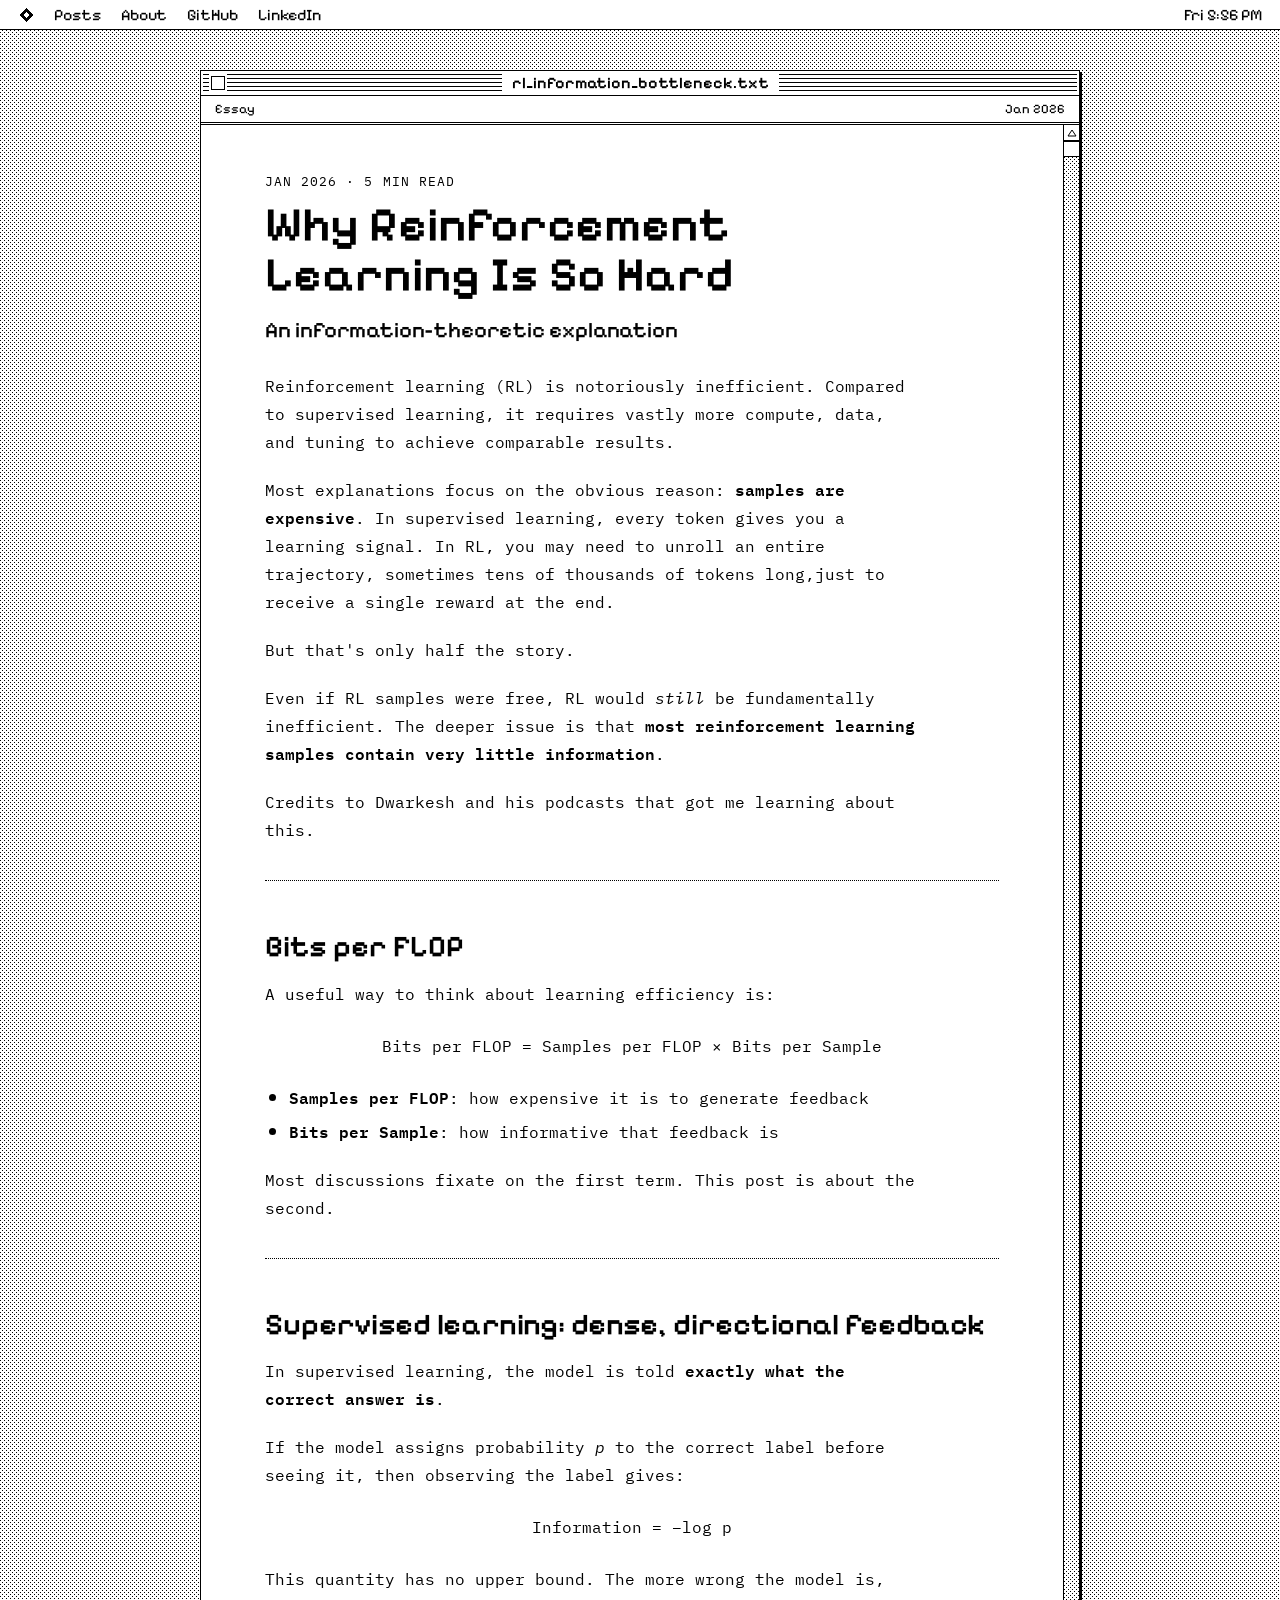
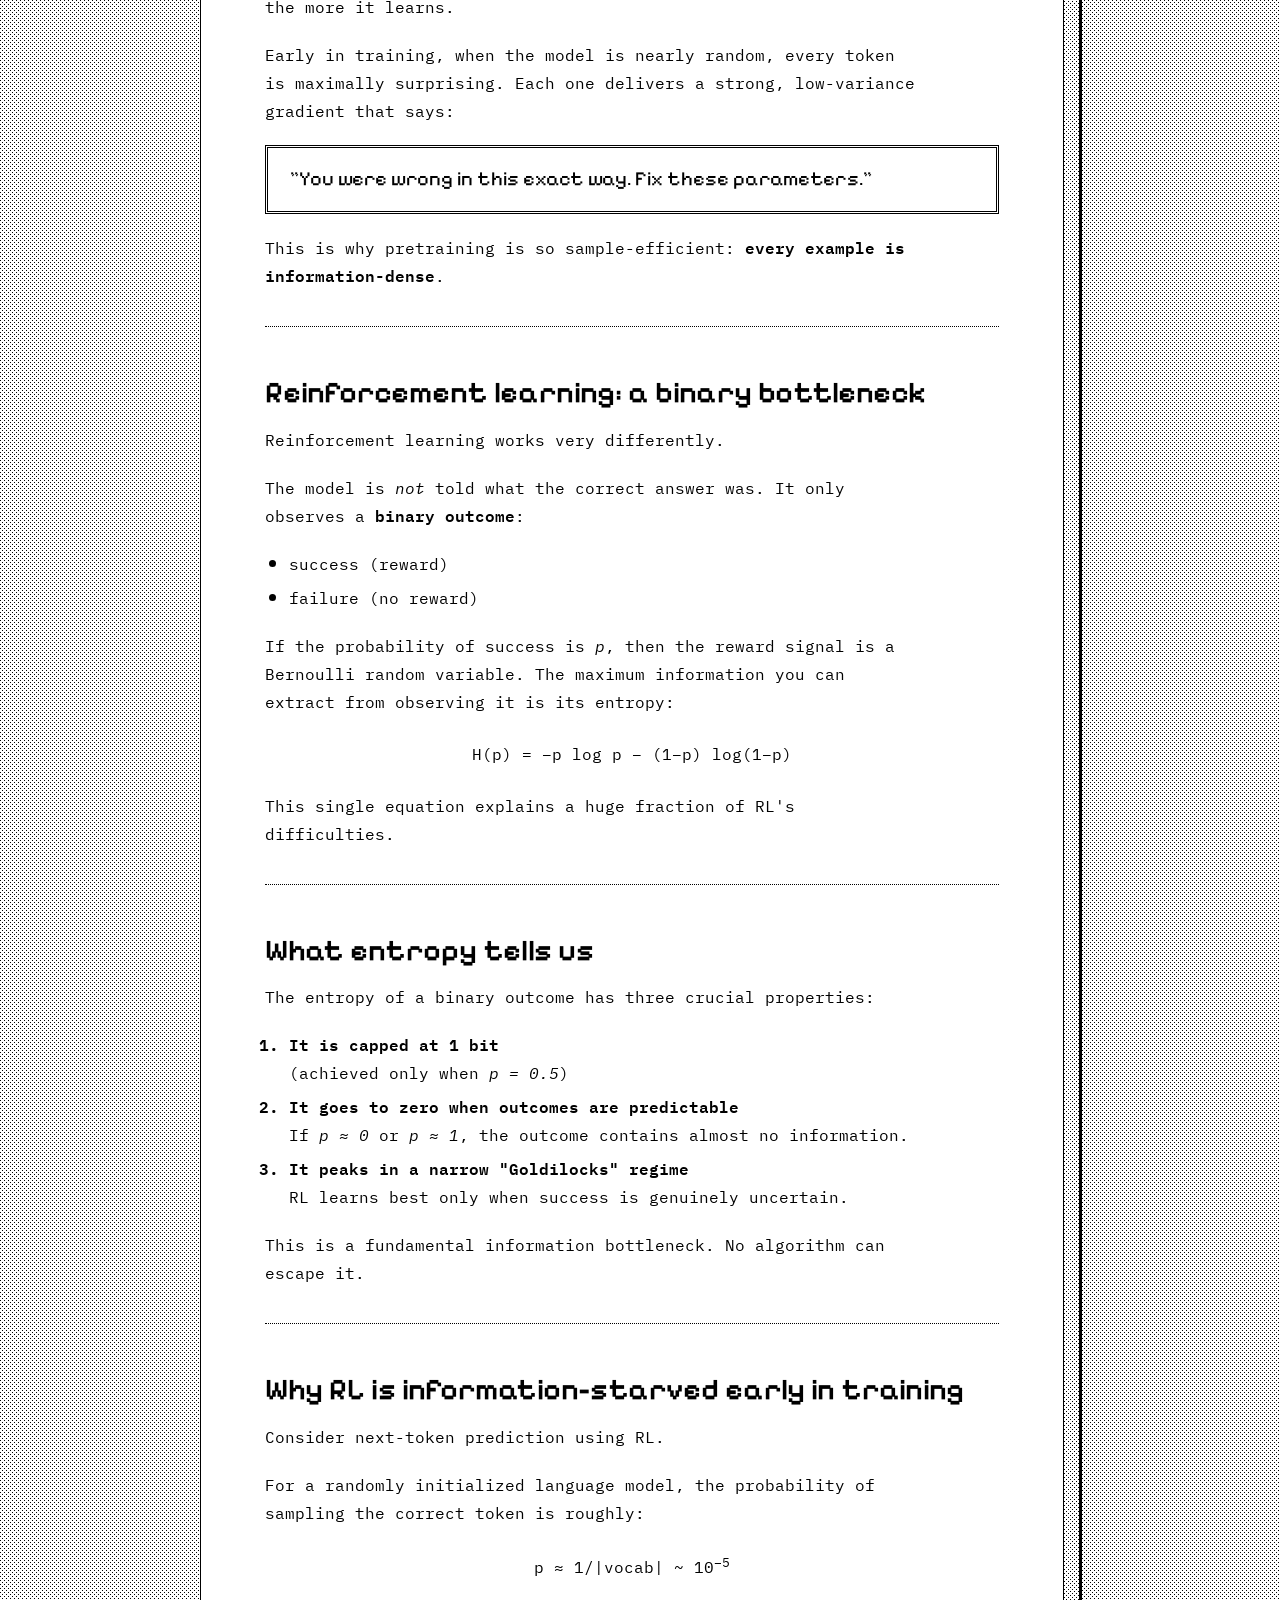
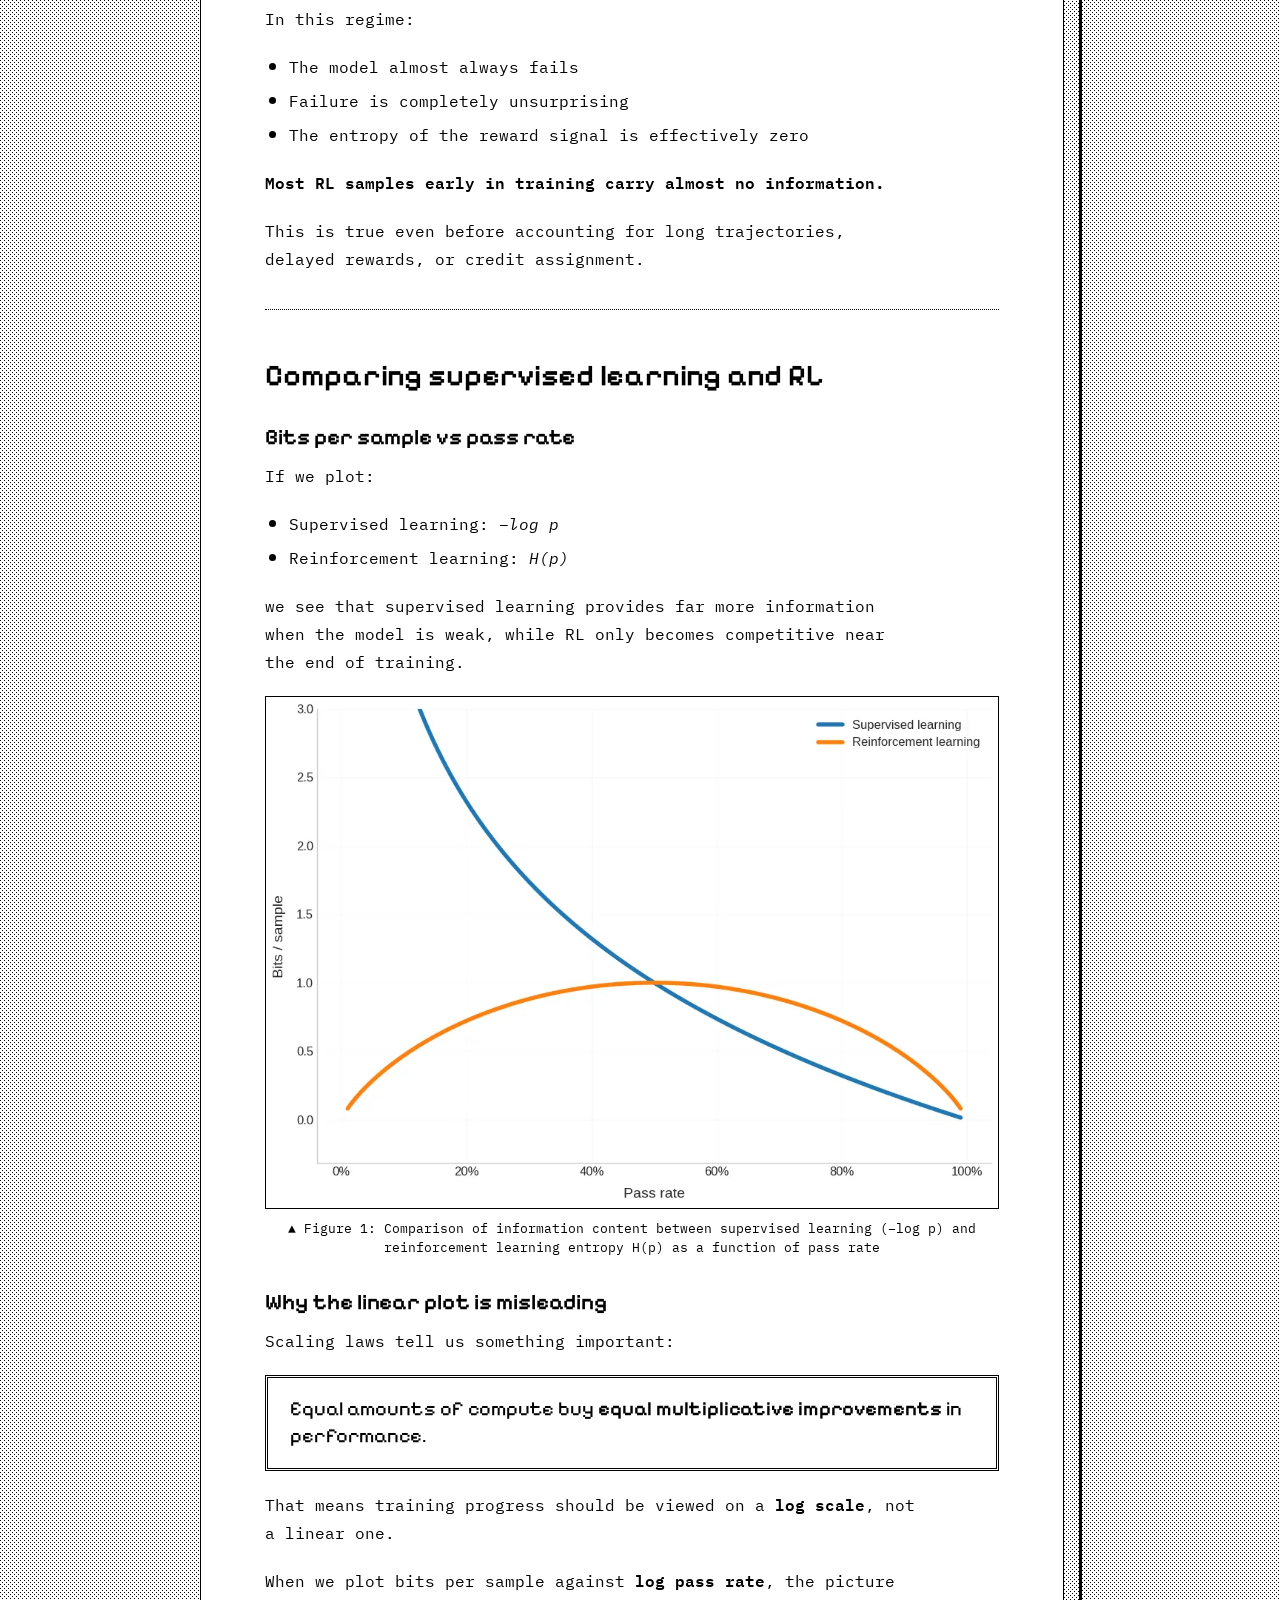
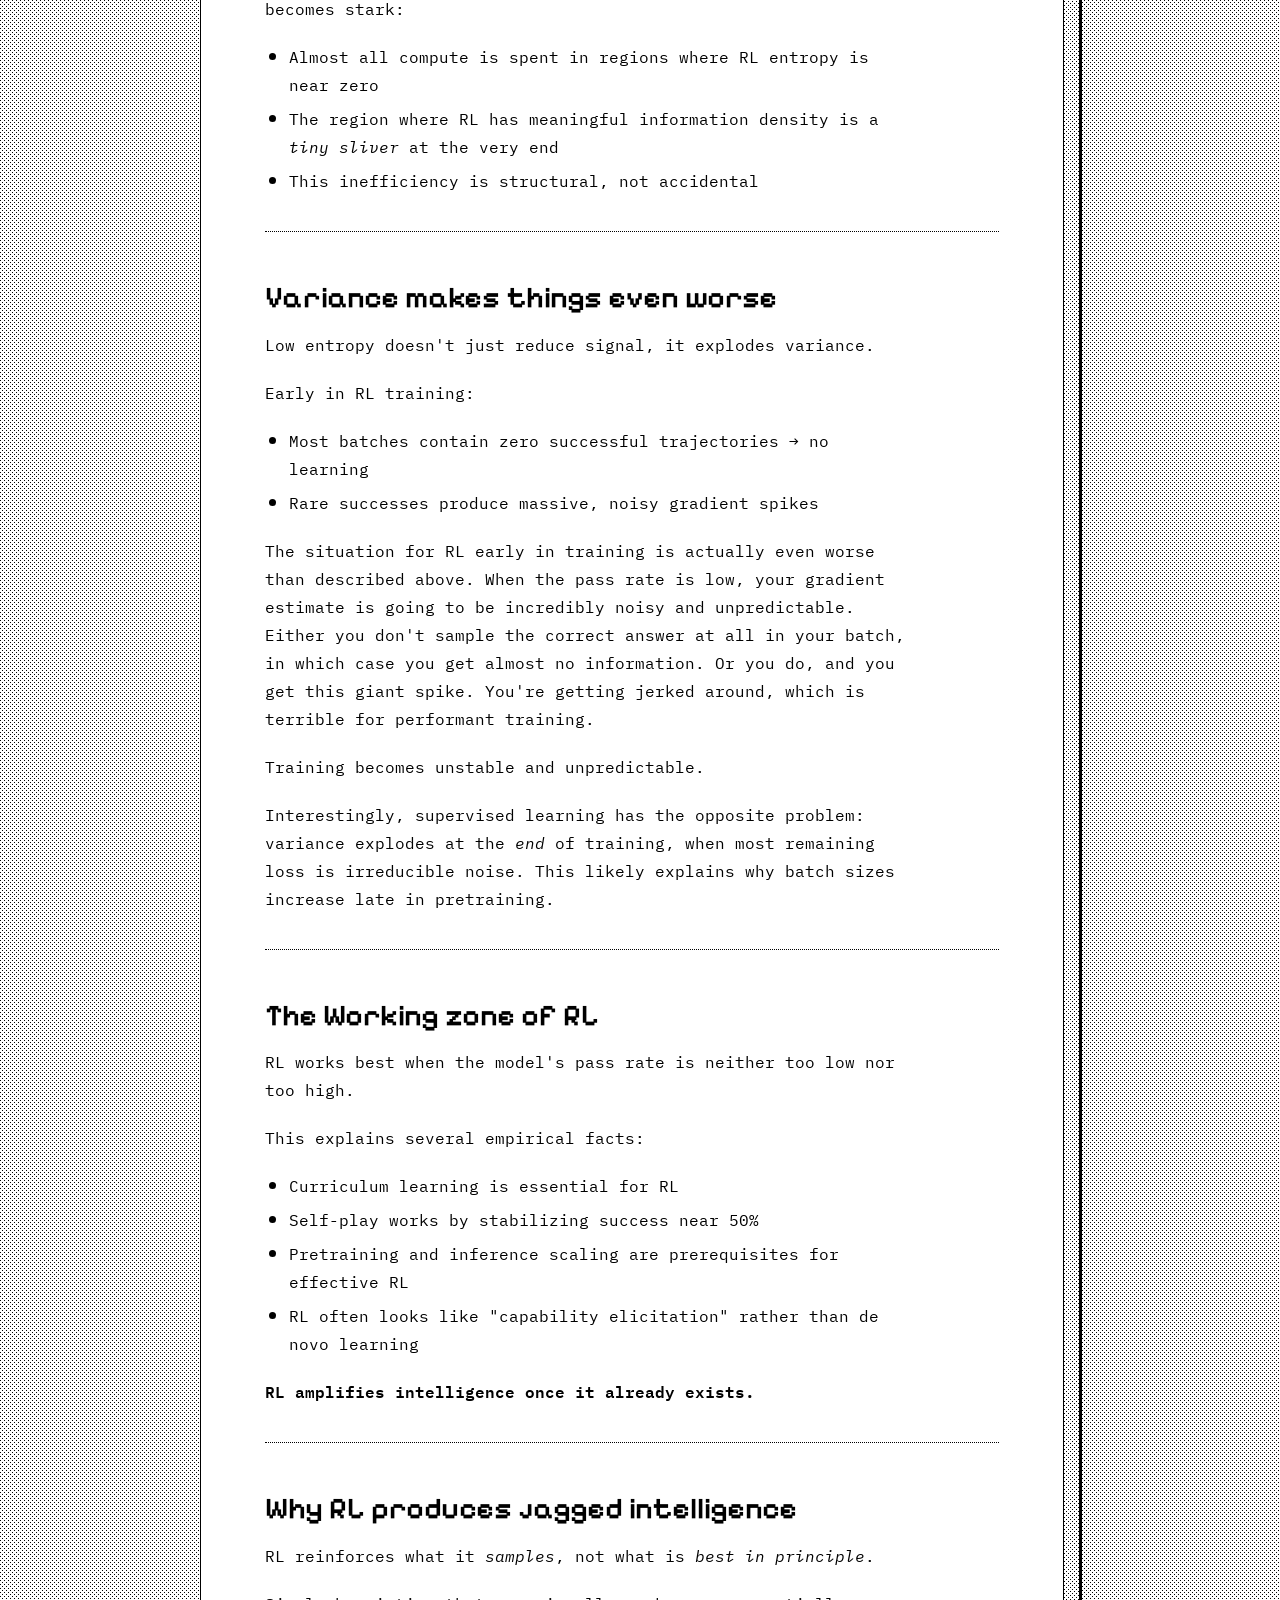
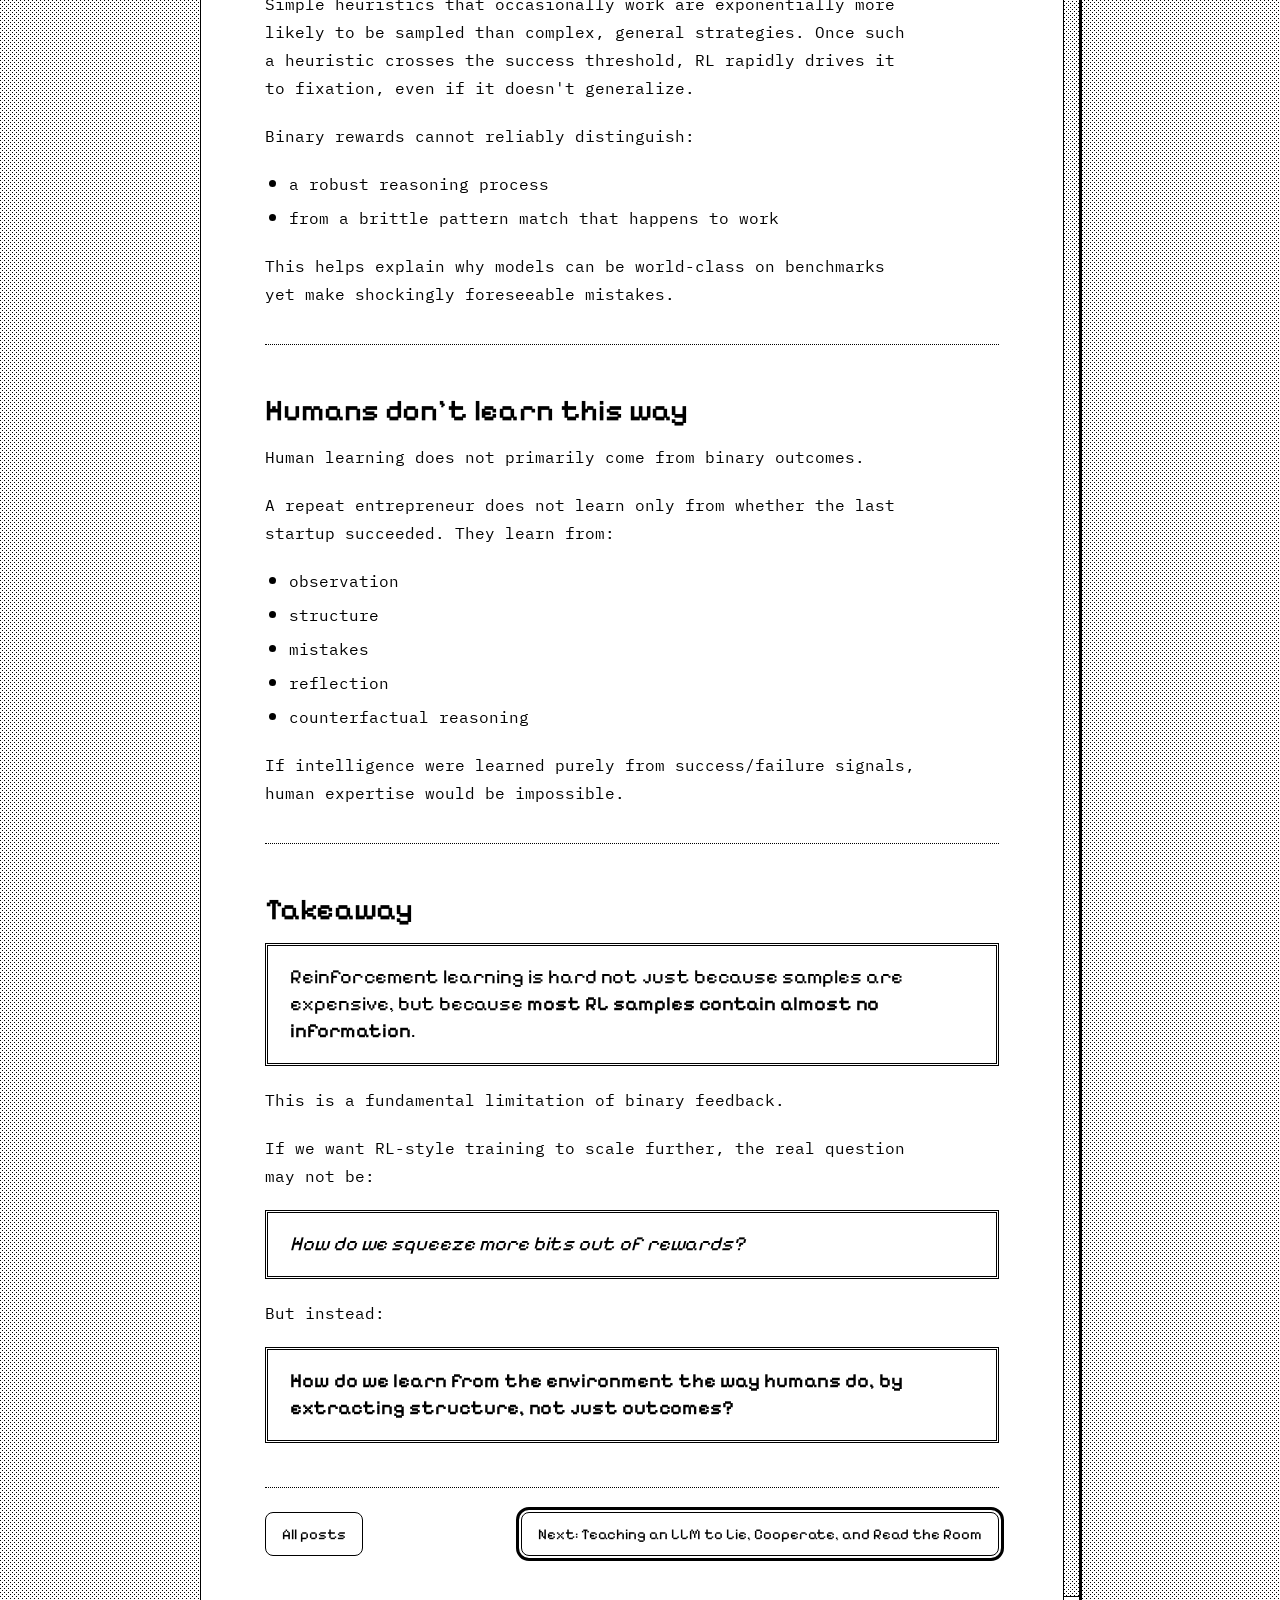
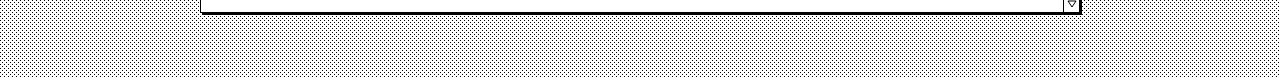
<file: posts/rl_information_bottleneck.html>
<!DOCTYPE html>
<html lang="en">

<head>
    <meta charset="UTF-8" />
    <meta name="viewport" content="width=device-width, initial-scale=1.0" />
    <title>Why Reinforcement Learning Is So Hard: An Information-Theoretic Explanation</title>
  <link rel="icon" href="../favicon.png" type="image/png">
  <link rel="preconnect" href="https://fonts.googleapis.com">
  <link rel="preconnect" href="https://fonts.gstatic.com" crossorigin>
  <link rel="stylesheet" href="https://fonts.googleapis.com/css2?family=Pixelify+Sans:wght@400;600&family=IBM+Plex+Mono:wght@400;500;600&display=swap">
  <link rel="stylesheet" href="../assets/retro.css">
</head>

<body>
<div class="m-desk m-page">
  <header class="m-menubar">
    <a href="/" aria-label="Home"><svg width="16" height="16" viewBox="0 0 16 16" aria-hidden="true" shape-rendering="crispEdges"><path d="M8 1 L15 8 L8 15 L1 8 Z" fill="#000"></path><path d="M8 5 L11 8 L8 11 L5 8 Z" fill="#fff"></path></svg></a>
    <a href="/#posts">Posts</a>
    <a href="/#about">About</a>
    <a href="https://github.com/rehanganapathy" class="m-hide-sm">GitHub</a>
    <a href="https://www.linkedin.com/in/rehanganapathy/" class="m-hide-sm">LinkedIn</a>
    <span class="m-menubar__clock m-hide-sm" data-clock>Mon 9:00 AM</span>
  </header>

  <main class="m-post-wrap">
    <article class="m-win">
      <div class="m-titlebar">
        <a href="/" class="m-box m-box--close" aria-label="Close and go back to all posts"></a>
        <span class="m-titlebar__title">rl_information_bottleneck.txt</span>
      </div>
      <div class="m-infobar">
        <span>Essay</span>
        <span>Jan 2026</span>
      </div>
      <div class="m-post-body">
        <div class="m-article">
          <p class="m-eyebrow"><time datetime="2026-01-03">Jan 2026</time> · 5 min read</p>
          <h1>Why Reinforcement Learning Is So Hard</h1>
          <p class="m-dek">An information-theoretic explanation</p>
          <div class="m-prose">
<p>
        Reinforcement learning (RL) is notoriously inefficient. Compared to supervised learning, it requires vastly more
        compute, data, and tuning to achieve comparable results.
    </p>
    <p>
        Most explanations focus on the obvious reason: <strong>samples are expensive</strong>. In supervised learning,
        every token gives you a learning signal. In RL, you may need to unroll an entire trajectory, sometimes tens of
        thousands of tokens long,just to receive a single reward at the end.
    </p>
    <p>But that's only half the story.</p>
    <p>
        Even if RL samples were free, RL would <em>still</em> be fundamentally inefficient. The deeper issue is that
        <strong>most reinforcement learning samples contain very little information</strong>.
    </p>
    <p>Credits to Dwarkesh and his podcasts that got me learning about this.</p>

    <hr>

    <h2>Bits per FLOP</h2>
    <p>A useful way to think about learning efficiency is:</p>
    <div class="equation">
        Bits per FLOP = Samples per FLOP × Bits per Sample
    </div>
    <ul>
        <li><strong>Samples per FLOP</strong>: how expensive it is to generate feedback</li>
        <li><strong>Bits per Sample</strong>: how informative that feedback is</li>
    </ul>
    <p>Most discussions fixate on the first term. This post is about the second.</p>

    <hr>

    <h2>Supervised learning: dense, directional feedback</h2>
    <p>In supervised learning, the model is told <strong>exactly what the correct answer is</strong>.</p>
    <p>
        If the model assigns probability <em>p</em> to the correct label before seeing it, then observing the label
        gives:
    </p>
    <div class="equation">
        Information = −log p
    </div>
    <p>This quantity has no upper bound. The more wrong the model is, the more it learns.</p>
    <p>
        Early in training, when the model is nearly random, every token is maximally surprising. Each one delivers a
        strong, low-variance gradient that says:
    </p>
    <blockquote>"You were wrong in this exact way. Fix these parameters."</blockquote>
    <p>This is why pretraining is so sample-efficient: <strong>every example is information-dense</strong>.</p>

    <hr>

    <h2>Reinforcement learning: a binary bottleneck</h2>
    <p>Reinforcement learning works very differently.</p>
    <p>The model is <em>not</em> told what the correct answer was. It only observes a <strong>binary outcome</strong>:
    </p>
    <ul>
        <li>success (reward)</li>
        <li>failure (no reward)</li>
    </ul>
    <p>
        If the probability of success is <em>p</em>, then the reward signal is a Bernoulli random variable. The maximum
        information you can extract from observing it is its entropy:
    </p>
    <div class="equation">
        H(p) = −p log p − (1−p) log(1−p)
    </div>
    <p>This single equation explains a huge fraction of RL's difficulties.</p>

    <hr>

    <h2>What entropy tells us</h2>
    <p>The entropy of a binary outcome has three crucial properties:</p>
    <ol>
        <li>
            <strong>It is capped at 1 bit</strong><br>
            (achieved only when <em>p = 0.5</em>)
        </li>
        <li>
            <strong>It goes to zero when outcomes are predictable</strong><br>
            If <em>p ≈ 0</em> or <em>p ≈ 1</em>, the outcome contains almost no information.
        </li>
        <li>
            <strong>It peaks in a narrow "Goldilocks" regime</strong><br>
            RL learns best only when success is genuinely uncertain.
        </li>
    </ol>
    <p>This is a fundamental information bottleneck. No algorithm can escape it.</p>

    <hr>

    <h2>Why RL is information-starved early in training</h2>
    <p>Consider next-token prediction using RL.</p>
    <p>For a randomly initialized language model, the probability of sampling the correct token is roughly:</p>
    <div class="equation">
        p ≈ 1/|vocab| ~ 10<sup>−5</sup>
    </div>
    <p>In this regime:</p>
    <ul>
        <li>The model almost always fails</li>
        <li>Failure is completely unsurprising</li>
        <li>The entropy of the reward signal is effectively zero</li>
    </ul>
    <p><strong>Most RL samples early in training carry almost no information.</strong></p>
    <p>This is true even before accounting for long trajectories, delayed rewards, or credit assignment.</p>

    <hr>

    <h2>Comparing supervised learning and RL</h2>
    <h3>Bits per sample vs pass rate</h3>
    <p>If we plot:</p>
    <ul>
        <li>Supervised learning: <em>−log p</em></li>
        <li>Reinforcement learning: <em>H(p)</em></li>
    </ul>
    <p>
        we see that supervised learning provides far more information when the model is weak, while RL only becomes
        competitive near the end of training.
    </p>

    <figure>
        <img src="images/rl_vs_sl.webp" alt="RL vs Supervised Learning: Bits per Sample" />
        <figcaption>Figure 1: Comparison of information content between supervised learning (−log p) and reinforcement
            learning entropy H(p) as a function of pass rate</figcaption>
    </figure>

    <h3>Why the linear plot is misleading</h3>
    <p>Scaling laws tell us something important:</p>
    <blockquote>Equal amounts of compute buy <strong>equal multiplicative improvements</strong> in performance.
    </blockquote>
    <p>That means training progress should be viewed on a <strong>log scale</strong>, not a linear one.</p>
    <p>When we plot bits per sample against <strong>log pass rate</strong>, the picture becomes stark:</p>
    <ul>
        <li>Almost all compute is spent in regions where RL entropy is near zero</li>
        <li>The region where RL has meaningful information density is a <em>tiny sliver</em> at the very end</li>
        <li>This inefficiency is structural, not accidental</li>
    </ul>

    <hr>

    <h2>Variance makes things even worse</h2>
    <p>Low entropy doesn't just reduce signal, it explodes variance.</p>
    <p>Early in RL training:</p>
    <ul>
        <li>Most batches contain zero successful trajectories → no learning</li>
        <li>Rare successes produce massive, noisy gradient spikes</li>
    </ul>
    <p>
        The situation for RL early in training is actually even worse than described above. When the pass rate is low,
        your gradient estimate is going to be incredibly noisy and unpredictable. Either you don't sample the correct
        answer at all in your batch, in which case you get almost no information. Or you do, and you get this giant
        spike. You're getting jerked around, which is terrible for performant training.
    </p>
    <p>Training becomes unstable and unpredictable.</p>
    <p>
        Interestingly, supervised learning has the opposite problem: variance explodes at the <em>end</em> of training,
        when most remaining loss is irreducible noise. This likely explains why batch sizes increase late in
        pretraining.
    </p>

    <hr>

    <h2>The Working zone of RL</h2>
    <p>RL works best when the model's pass rate is neither too low nor too high.</p>
    <p>This explains several empirical facts:</p>
    <ul>
        <li>Curriculum learning is essential for RL</li>
        <li>Self-play works by stabilizing success near 50%</li>
        <li>Pretraining and inference scaling are prerequisites for effective RL</li>
        <li>RL often looks like "capability elicitation" rather than de novo learning</li>
    </ul>
    <p><strong>RL amplifies intelligence once it already exists.</strong></p>

    <hr>

    <h2>Why RL produces jagged intelligence</h2>
    <p>RL reinforces what it <em>samples</em>, not what is <em>best in principle</em>.</p>
    <p>
        Simple heuristics that occasionally work are exponentially more likely to be sampled than complex, general
        strategies. Once such a heuristic crosses the success threshold, RL rapidly drives it to fixation, even if it
        doesn't generalize.
    </p>
    <p>Binary rewards cannot reliably distinguish:</p>
    <ul>
        <li>a robust reasoning process</li>
        <li>from a brittle pattern match that happens to work</li>
    </ul>
    <p>This helps explain why models can be world-class on benchmarks yet make shockingly foreseeable mistakes.</p>

    <hr>

    <h2>Humans don't learn this way</h2>
    <p>Human learning does not primarily come from binary outcomes.</p>
    <p>A repeat entrepreneur does not learn only from whether the last startup succeeded. They learn from:</p>
    <ul>
        <li>observation</li>
        <li>structure</li>
        <li>mistakes</li>
        <li>reflection</li>
        <li>counterfactual reasoning</li>
    </ul>
    <p>If intelligence were learned purely from success/failure signals, human expertise would be impossible.</p>

    <hr>

    <h2>Takeaway</h2>
    <blockquote>
        Reinforcement learning is hard not just because samples are expensive, but because <strong>most RL samples
            contain almost no information</strong>.
    </blockquote>
    <p>This is a fundamental limitation of binary feedback.</p>
    <p>If we want RL-style training to scale further, the real question may not be:</p>
    <blockquote><em>How do we squeeze more bits out of rewards?</em></blockquote>
    <p>But instead:</p>
    <blockquote>
        <strong>How do we learn from the environment the way humans do, by extracting structure, not just
            outcomes?</strong>
    </blockquote>
          </div>
          <nav class="m-postnav" aria-label="Post navigation">
            <a href="/" class="m-btn">All posts</a>
            <a href="/posts/speedrun.html" class="m-btn m-btn--default">Next: Teaching an LLM to Lie, Cooperate, and Read the Room</a>
          </nav>
        </div>
        <div class="m-scroll" aria-hidden="true">
          <div class="m-scroll__arrow"><svg width="10" height="8" viewBox="0 0 10 8"><path d="M5 1 L9 7 H1 Z" fill="none" stroke="#000"></path></svg></div>
          <div class="m-scroll__track m-desk"><div class="m-scroll__thumb" style="top:0"></div></div>
          <div class="m-scroll__arrow"><svg width="10" height="8" viewBox="0 0 10 8"><path d="M5 7 L9 1 H1 Z" fill="none" stroke="#000"></path></svg></div>
        </div>
      </div>
    </article>
  </main>
</div>
<script src="../assets/retro.js"></script>
</body>

</html>
</file>
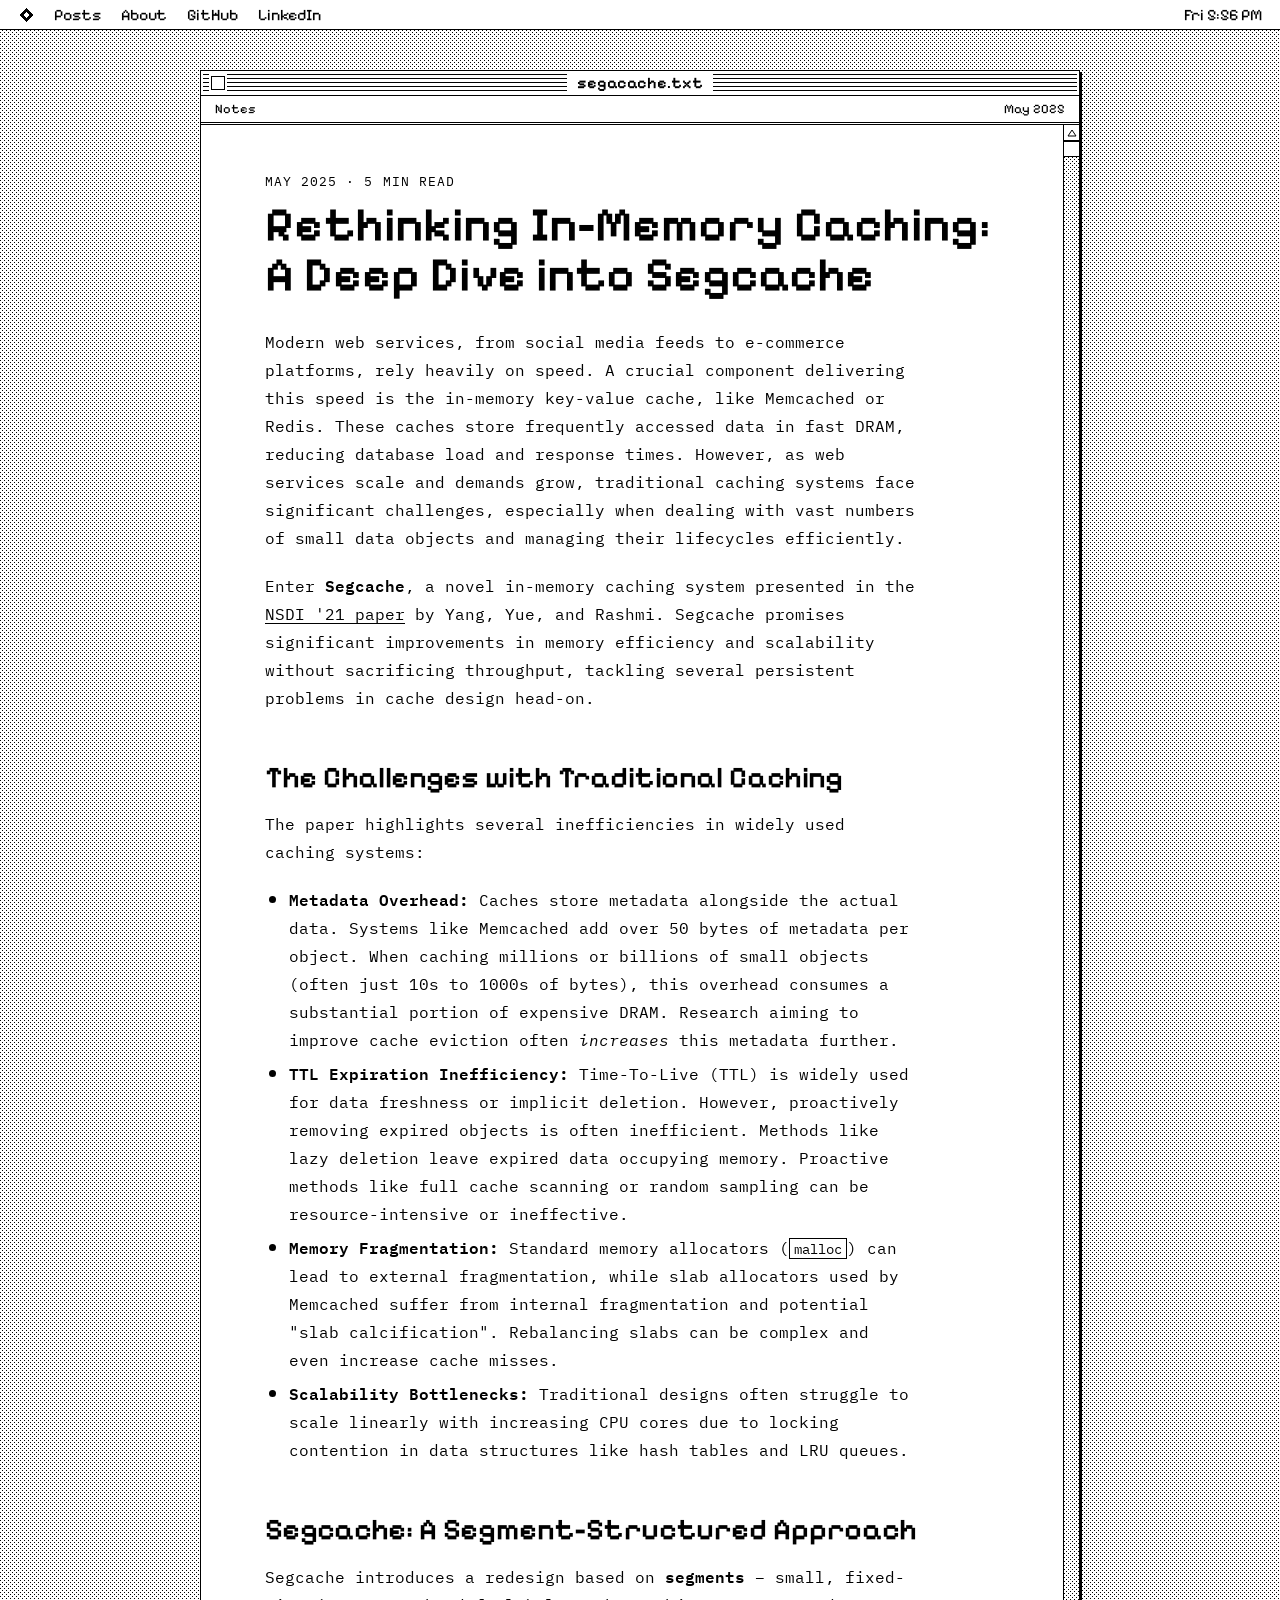
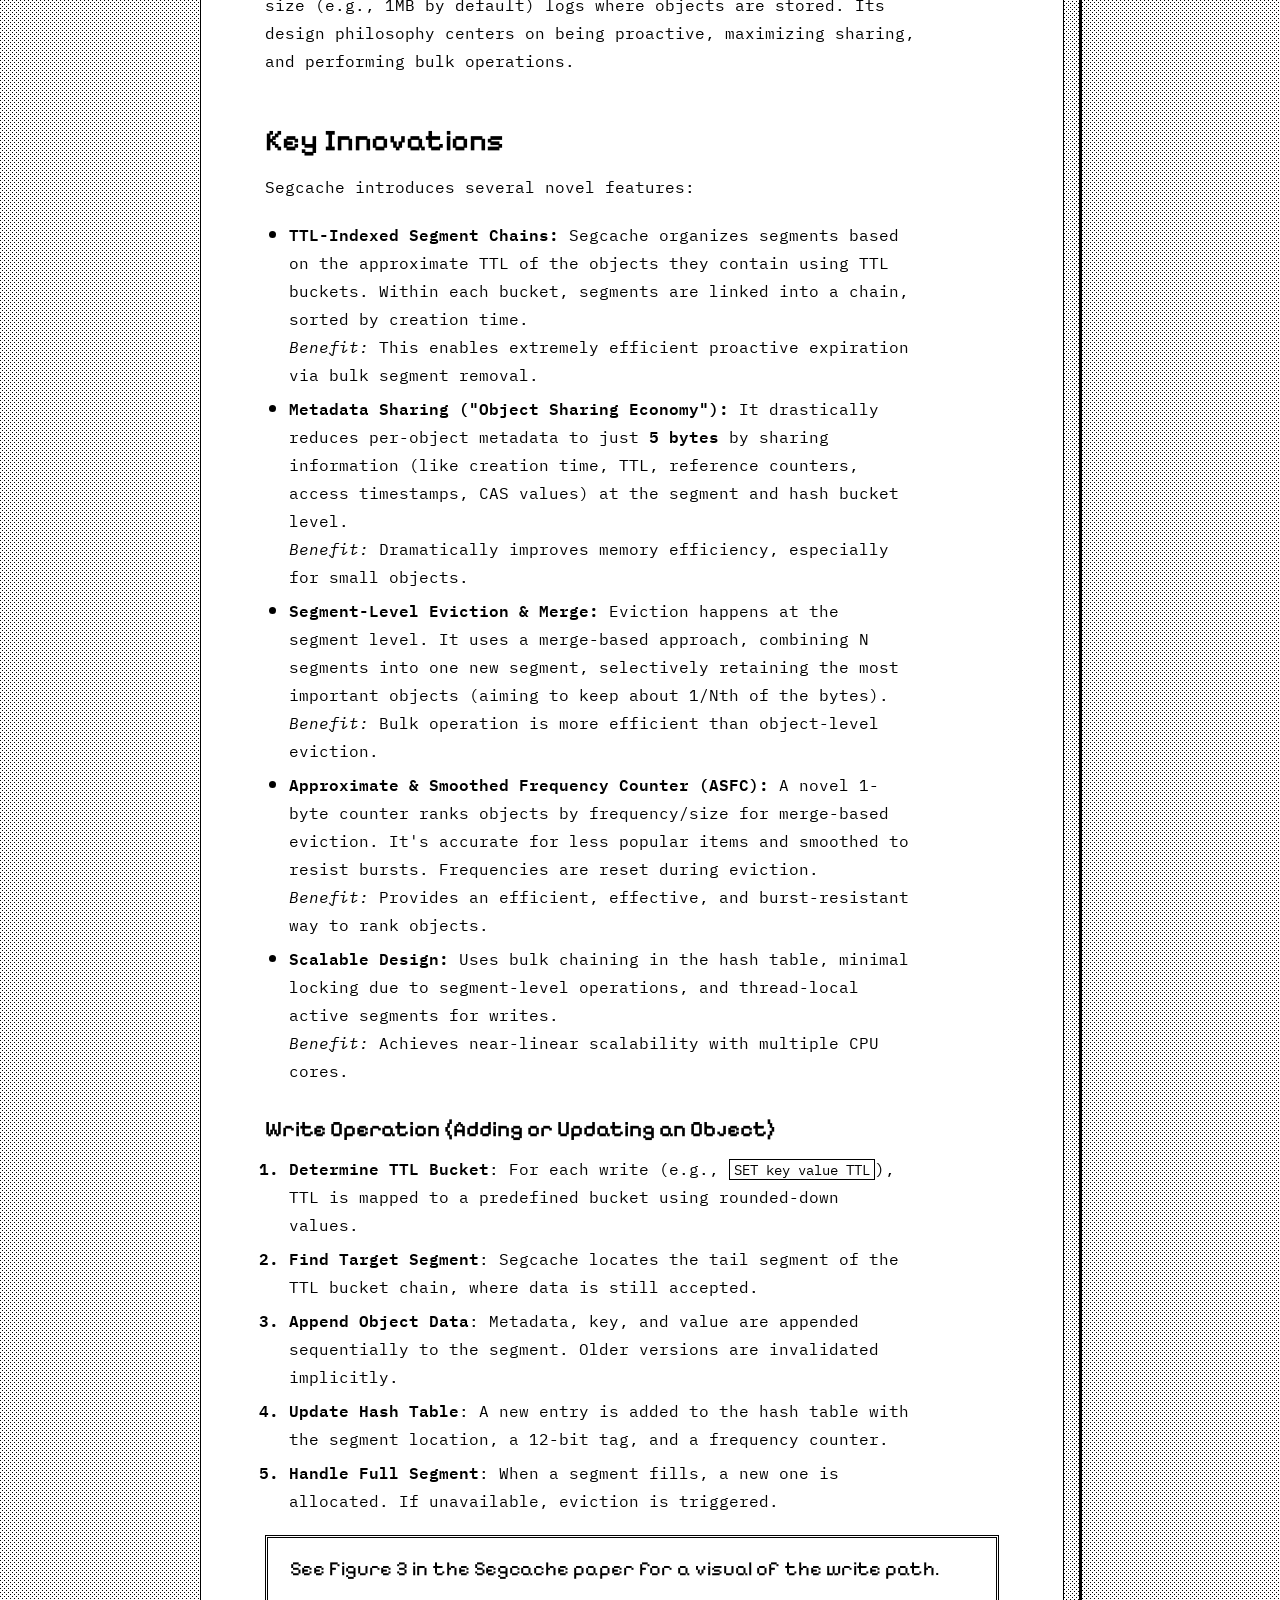
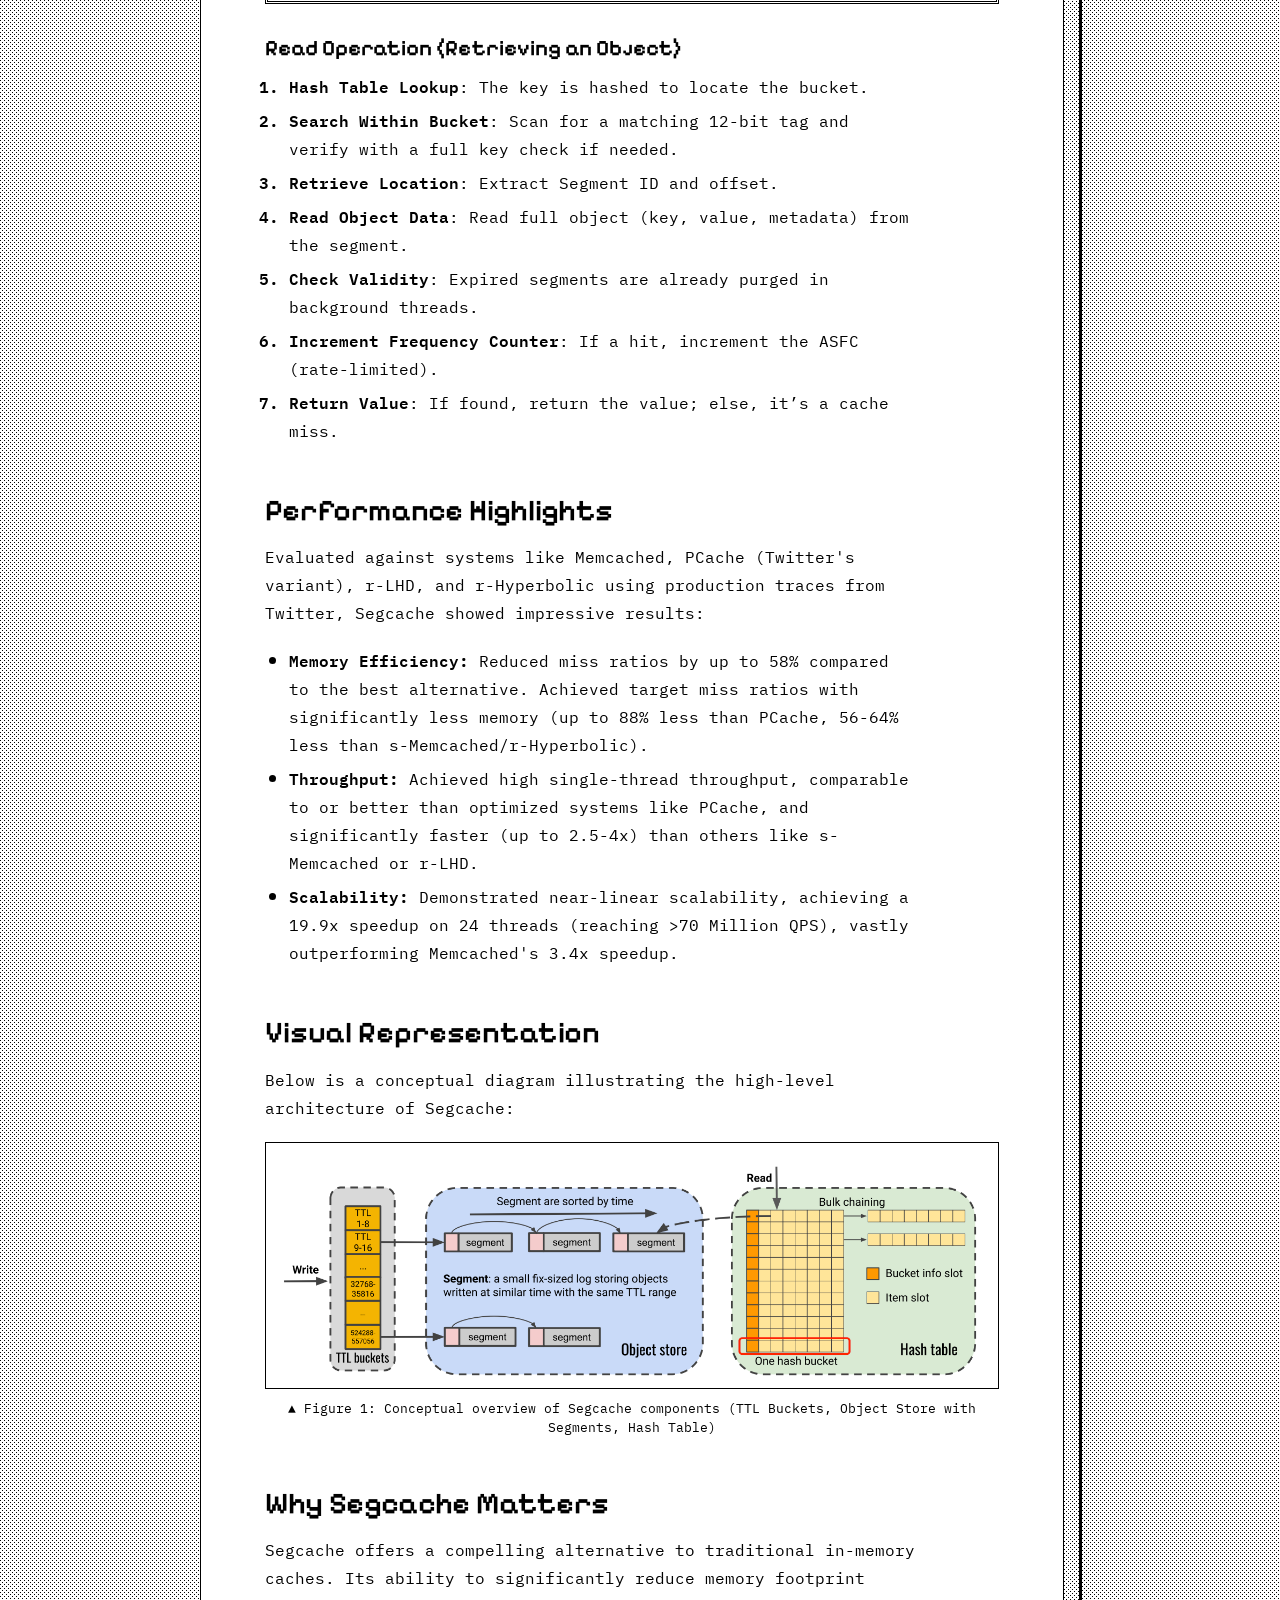
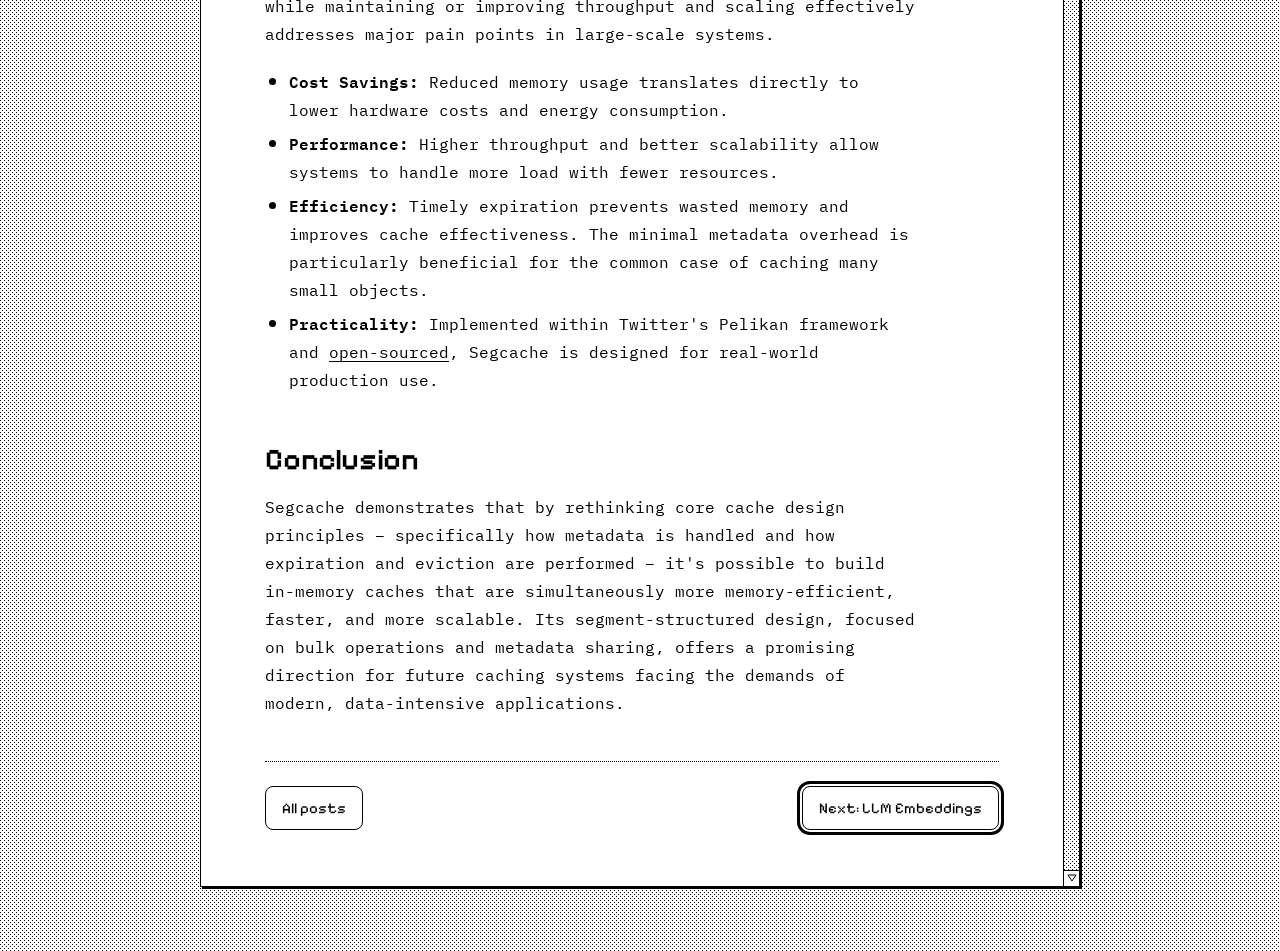
<file: posts/segacache.html>
<!DOCTYPE html>
<html lang="en">

<head>
    <meta charset="UTF-8" />
    <meta name="viewport" content="width=device-width, initial-scale=1.0" />
    <title>Understanding Segcache: Efficient In-Memory Caching</title>
  <link rel="icon" href="../favicon.png" type="image/png">
  <link rel="preconnect" href="https://fonts.googleapis.com">
  <link rel="preconnect" href="https://fonts.gstatic.com" crossorigin>
  <link rel="stylesheet" href="https://fonts.googleapis.com/css2?family=Pixelify+Sans:wght@400;600&family=IBM+Plex+Mono:wght@400;500;600&display=swap">
  <link rel="stylesheet" href="../assets/retro.css">
</head>

<body>
<div class="m-desk m-page">
  <header class="m-menubar">
    <a href="/" aria-label="Home"><svg width="16" height="16" viewBox="0 0 16 16" aria-hidden="true" shape-rendering="crispEdges"><path d="M8 1 L15 8 L8 15 L1 8 Z" fill="#000"></path><path d="M8 5 L11 8 L8 11 L5 8 Z" fill="#fff"></path></svg></a>
    <a href="/#posts">Posts</a>
    <a href="/#about">About</a>
    <a href="https://github.com/rehanganapathy" class="m-hide-sm">GitHub</a>
    <a href="https://www.linkedin.com/in/rehanganapathy/" class="m-hide-sm">LinkedIn</a>
    <span class="m-menubar__clock m-hide-sm" data-clock>Mon 9:00 AM</span>
  </header>

  <main class="m-post-wrap">
    <article class="m-win">
      <div class="m-titlebar">
        <a href="/" class="m-box m-box--close" aria-label="Close and go back to all posts"></a>
        <span class="m-titlebar__title">segacache.txt</span>
      </div>
      <div class="m-infobar">
        <span>Notes</span>
        <span>May 2025</span>
      </div>
      <div class="m-post-body">
        <div class="m-article">
          <p class="m-eyebrow"><time datetime="2025-05-04">May 2025</time> · 5 min read</p>
          <h1>Rethinking In-Memory Caching: A Deep Dive into Segcache</h1>
          <div class="m-prose">
<p>
        Modern web services, from social media feeds to e-commerce platforms, rely heavily on speed. A crucial component
        delivering this speed is the in-memory key-value cache, like Memcached or Redis. These caches store frequently
        accessed data in fast DRAM, reducing database load and response times. However, as web services scale and
        demands grow, traditional caching systems face significant challenges, especially when dealing with vast numbers
        of small data objects and managing their lifecycles efficiently.
    </p>
    <p>
        Enter <strong>Segcache</strong>, a novel in-memory caching system presented in the <a
            href="https://www.usenix.org/conference/nsdi21/presentation/yang-juncheng" target="_blank"
            rel="noopener noreferrer">NSDI '21 paper</a> by Yang, Yue, and Rashmi. Segcache promises significant
        improvements in memory efficiency and scalability without sacrificing throughput, tackling several persistent
        problems in cache design head-on.
    </p>

    <h2>The Challenges with Traditional Caching</h2>
    <p>
        The paper highlights several inefficiencies in widely used caching systems:
    </p>
    <ul>
        <li><strong>Metadata Overhead:</strong> Caches store metadata alongside the actual data. Systems like Memcached
            add over 50 bytes of metadata per object. When caching millions or billions of small objects (often just 10s
            to 1000s of bytes), this overhead consumes a substantial portion of expensive DRAM. Research aiming to
            improve cache eviction often <em>increases</em> this metadata further.</li>
        <li><strong>TTL Expiration Inefficiency:</strong> Time-To-Live (TTL) is widely used for data freshness or
            implicit deletion. However, proactively removing expired objects is often inefficient. Methods like lazy
            deletion leave expired data occupying memory. Proactive methods like full cache scanning or random sampling
            can be resource-intensive or ineffective.</li>
        <li><strong>Memory Fragmentation:</strong> Standard memory allocators (<code>malloc</code>) can lead to external
            fragmentation, while slab allocators used by Memcached suffer from internal fragmentation and potential
            "slab calcification". Rebalancing slabs can be complex and even increase cache misses.</li>
        <li><strong>Scalability Bottlenecks:</strong> Traditional designs often struggle to scale linearly with
            increasing CPU cores due to locking contention in data structures like hash tables and LRU queues.</li>
    </ul>

    <h2>Segcache: A Segment-Structured Approach</h2>
    <p>
        Segcache introduces a redesign based on <strong>segments</strong> – small, fixed-size (e.g., 1MB by default)
        logs where objects are stored. Its design philosophy centers on being proactive, maximizing sharing, and
        performing bulk operations.
    </p>

    <h2>Key Innovations</h2>
    <p>Segcache introduces several novel features:</p>
    <ul>
        <li>
            <strong>TTL-Indexed Segment Chains:</strong> Segcache organizes segments based on the approximate TTL of the
            objects they contain using TTL buckets. Within each bucket, segments are linked into a chain, sorted by
            creation time.
            <br /><em>Benefit:</em> This enables extremely efficient proactive expiration via bulk segment removal.
        </li>
        <li>
            <strong>Metadata Sharing ("Object Sharing Economy"):</strong> It drastically reduces per-object metadata to
            just <strong>5 bytes</strong> by sharing information (like creation time, TTL, reference counters, access
            timestamps, CAS values) at the segment and hash bucket level.
            <br /><em>Benefit:</em> Dramatically improves memory efficiency, especially for small objects.
        </li>
        <li>
            <strong>Segment-Level Eviction & Merge:</strong> Eviction happens at the segment level. It uses a
            merge-based approach, combining N segments into one new segment, selectively retaining the most important
            objects (aiming to keep about 1/Nth of the bytes).
            <br /><em>Benefit:</em> Bulk operation is more efficient than object-level eviction.
        </li>
        <li>
            <strong>Approximate & Smoothed Frequency Counter (ASFC):</strong> A novel 1-byte counter ranks objects by
            frequency/size for merge-based eviction. It's accurate for less popular items and smoothed to resist bursts.
            Frequencies are reset during eviction.
            <br /><em>Benefit:</em> Provides an efficient, effective, and burst-resistant way to rank objects.
        </li>
        <li>
            <strong>Scalable Design:</strong> Uses bulk chaining in the hash table, minimal locking due to segment-level
            operations, and thread-local active segments for writes.
            <br /><em>Benefit:</em> Achieves near-linear scalability with multiple CPU cores.
        </li>
    </ul>
    <h3>Write Operation (Adding or Updating an Object)</h3>
    <ol>
        <li><strong>Determine TTL Bucket</strong>: For each write (e.g., <code>SET key value TTL</code>), TTL is mapped
            to a predefined bucket using rounded-down values.</li>
        <li><strong>Find Target Segment</strong>: Segcache locates the tail segment of the TTL bucket chain, where data
            is still accepted.</li>
        <li><strong>Append Object Data</strong>: Metadata, key, and value are appended sequentially to the segment.
            Older versions are invalidated implicitly.</li>
        <li><strong>Update Hash Table</strong>: A new entry is added to the hash table with the segment location, a
            12-bit tag, and a frequency counter.</li>
        <li><strong>Handle Full Segment</strong>: When a segment fills, a new one is allocated. If unavailable, eviction
            is triggered.</li>
    </ol>
    <blockquote>See Figure 3 in the Segcache paper for a visual of the write path.</blockquote>

    <h3>Read Operation (Retrieving an Object)</h3>
    <ol>
        <li><strong>Hash Table Lookup</strong>: The key is hashed to locate the bucket.</li>
        <li><strong>Search Within Bucket</strong>: Scan for a matching 12-bit tag and verify with a full key check if
            needed.</li>
        <li><strong>Retrieve Location</strong>: Extract Segment ID and offset.</li>
        <li><strong>Read Object Data</strong>: Read full object (key, value, metadata) from the segment.</li>
        <li><strong>Check Validity</strong>: Expired segments are already purged in background threads.</li>
        <li><strong>Increment Frequency Counter</strong>: If a hit, increment the ASFC (rate-limited).</li>
        <li><strong>Return Value</strong>: If found, return the value; else, it’s a cache miss.</li>
    </ol>


    <h2>Performance Highlights</h2>
    <p>
        Evaluated against systems like Memcached, PCache (Twitter's variant), r-LHD, and r-Hyperbolic using production
        traces from Twitter, Segcache showed impressive results:
    </p>
    <ul>
        <li><strong>Memory Efficiency:</strong> Reduced miss ratios by up to 58% compared to the best alternative.
            Achieved target miss ratios with significantly less memory (up to 88% less than PCache, 56-64% less than
            s-Memcached/r-Hyperbolic).</li>
        <li><strong>Throughput:</strong> Achieved high single-thread throughput, comparable to or better than optimized
            systems like PCache, and significantly faster (up to 2.5-4x) than others like s-Memcached or r-LHD.</li>
        <li><strong>Scalability:</strong> Demonstrated near-linear scalability, achieving a 19.9x speedup on 24 threads
            (reaching >70 Million QPS), vastly outperforming Memcached's 3.4x speedup.</li>
    </ul>

    <h2>Visual Representation</h2>
    <p>Below is a conceptual diagram illustrating the high-level architecture of Segcache:</p>
    <figure>
        <img src="images/segacache.png" alt="Segcache Architecture Diagram" />
        <figcaption>Figure 1: Conceptual overview of Segcache components (TTL Buckets, Object Store with Segments, Hash
            Table)</figcaption>
    </figure>


    <h2>Why Segcache Matters</h2>
    <p>
        Segcache offers a compelling alternative to traditional in-memory caches. Its ability to significantly reduce
        memory footprint while maintaining or improving throughput and scaling effectively addresses major pain points
        in large-scale systems.
    </p>
    <ul>
        <li><strong>Cost Savings:</strong> Reduced memory usage translates directly to lower hardware costs and energy
            consumption.</li>
        <li><strong>Performance:</strong> Higher throughput and better scalability allow systems to handle more load
            with fewer resources.</li>
        <li><strong>Efficiency:</strong> Timely expiration prevents wasted memory and improves cache effectiveness. The
            minimal metadata overhead is particularly beneficial for the common case of caching many small objects.</li>
        <li><strong>Practicality:</strong> Implemented within Twitter's Pelikan framework and <a
                href="http://www.github.com/twitter/pelikan" target="_blank" rel="noopener noreferrer">open-sourced</a>,
            Segcache is designed for real-world production use.</li>
    </ul>


    <h2>Conclusion</h2>
    <p>
        Segcache demonstrates that by rethinking core cache design principles – specifically how metadata is handled and
        how expiration and eviction are performed – it's possible to build in-memory caches that are simultaneously more
        memory-efficient, faster, and more scalable. Its segment-structured design, focused on bulk operations and
        metadata sharing, offers a promising direction for future caching systems facing the demands of modern,
        data-intensive applications.
    </p>
          </div>
          <nav class="m-postnav" aria-label="Post navigation">
            <a href="/" class="m-btn">All posts</a>
            <a href="/posts/llm_embeddings.html" class="m-btn m-btn--default">Next: LLM Embeddings</a>
          </nav>
        </div>
        <div class="m-scroll" aria-hidden="true">
          <div class="m-scroll__arrow"><svg width="10" height="8" viewBox="0 0 10 8"><path d="M5 1 L9 7 H1 Z" fill="none" stroke="#000"></path></svg></div>
          <div class="m-scroll__track m-desk"><div class="m-scroll__thumb" style="top:0"></div></div>
          <div class="m-scroll__arrow"><svg width="10" height="8" viewBox="0 0 10 8"><path d="M5 7 L9 1 H1 Z" fill="none" stroke="#000"></path></svg></div>
        </div>
      </div>
    </article>
  </main>
</div>
<script src="../assets/retro.js"></script>
</body>

</html>
</file>
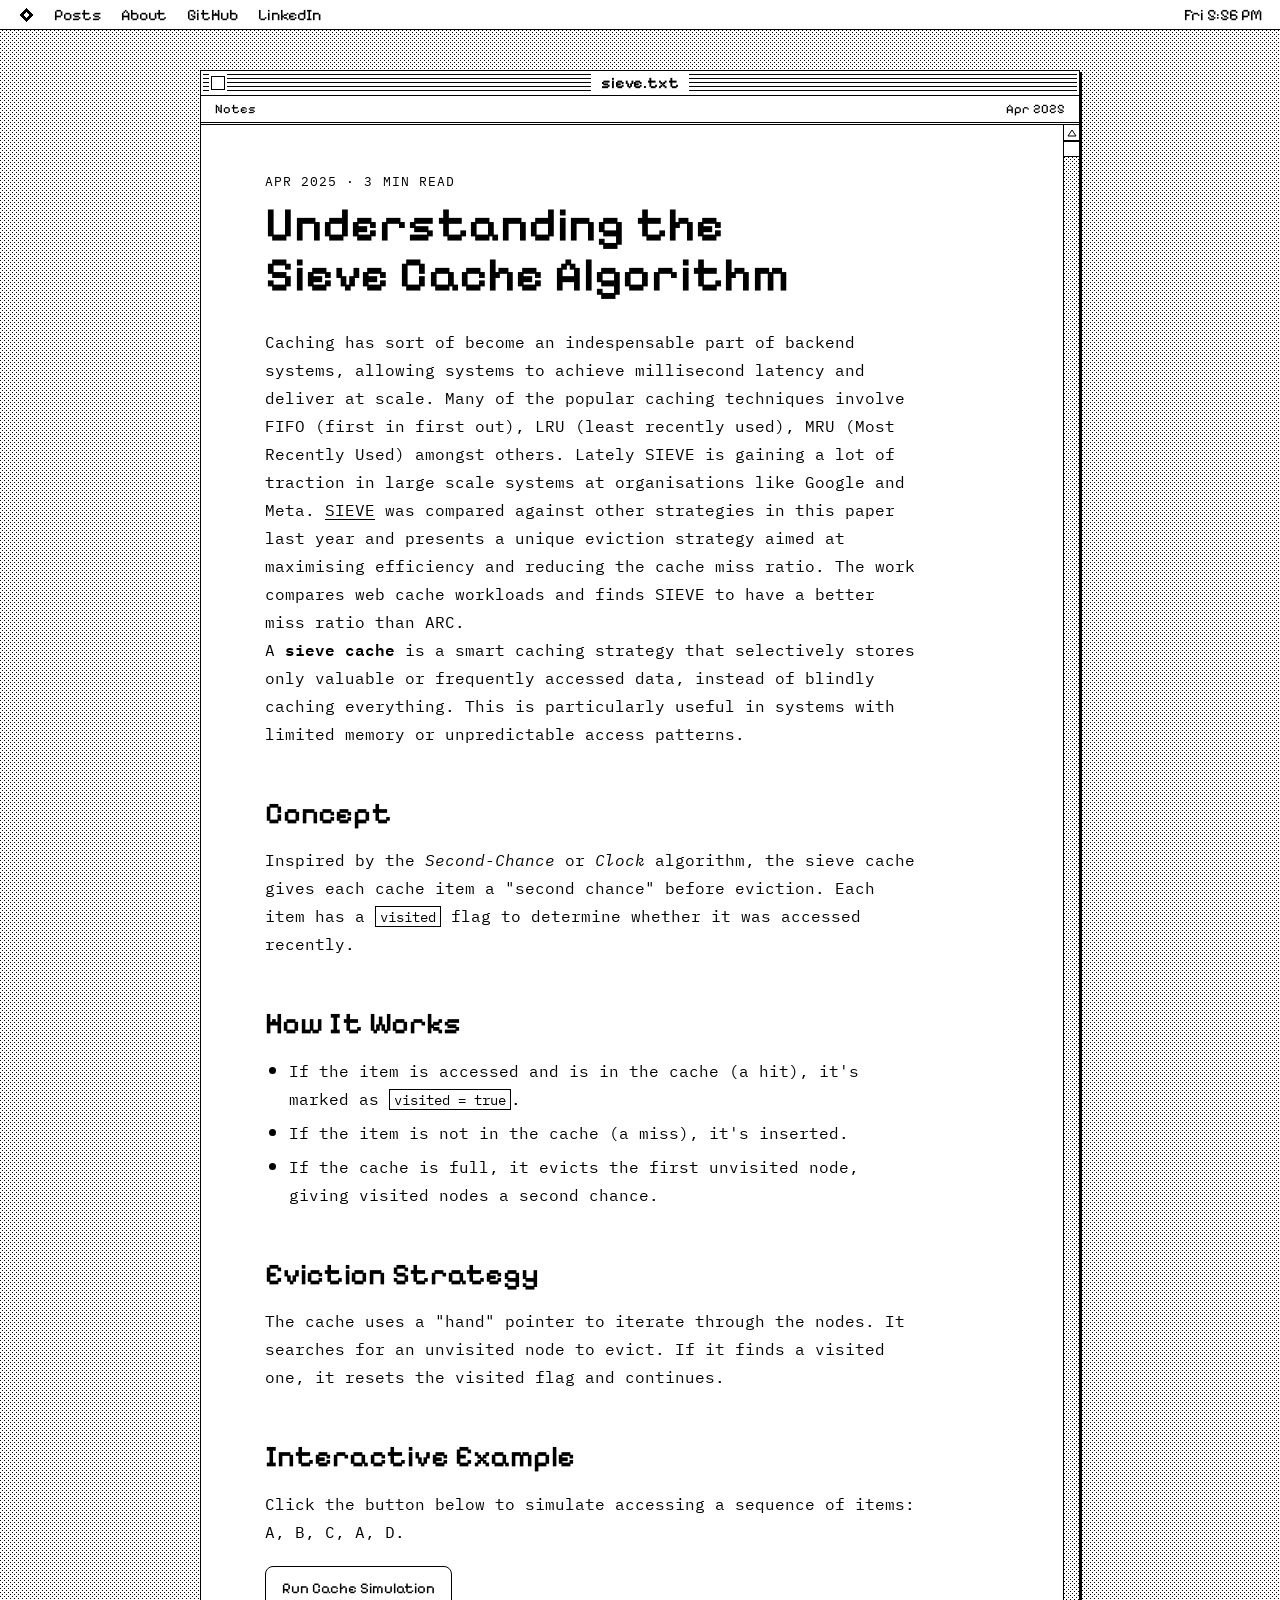
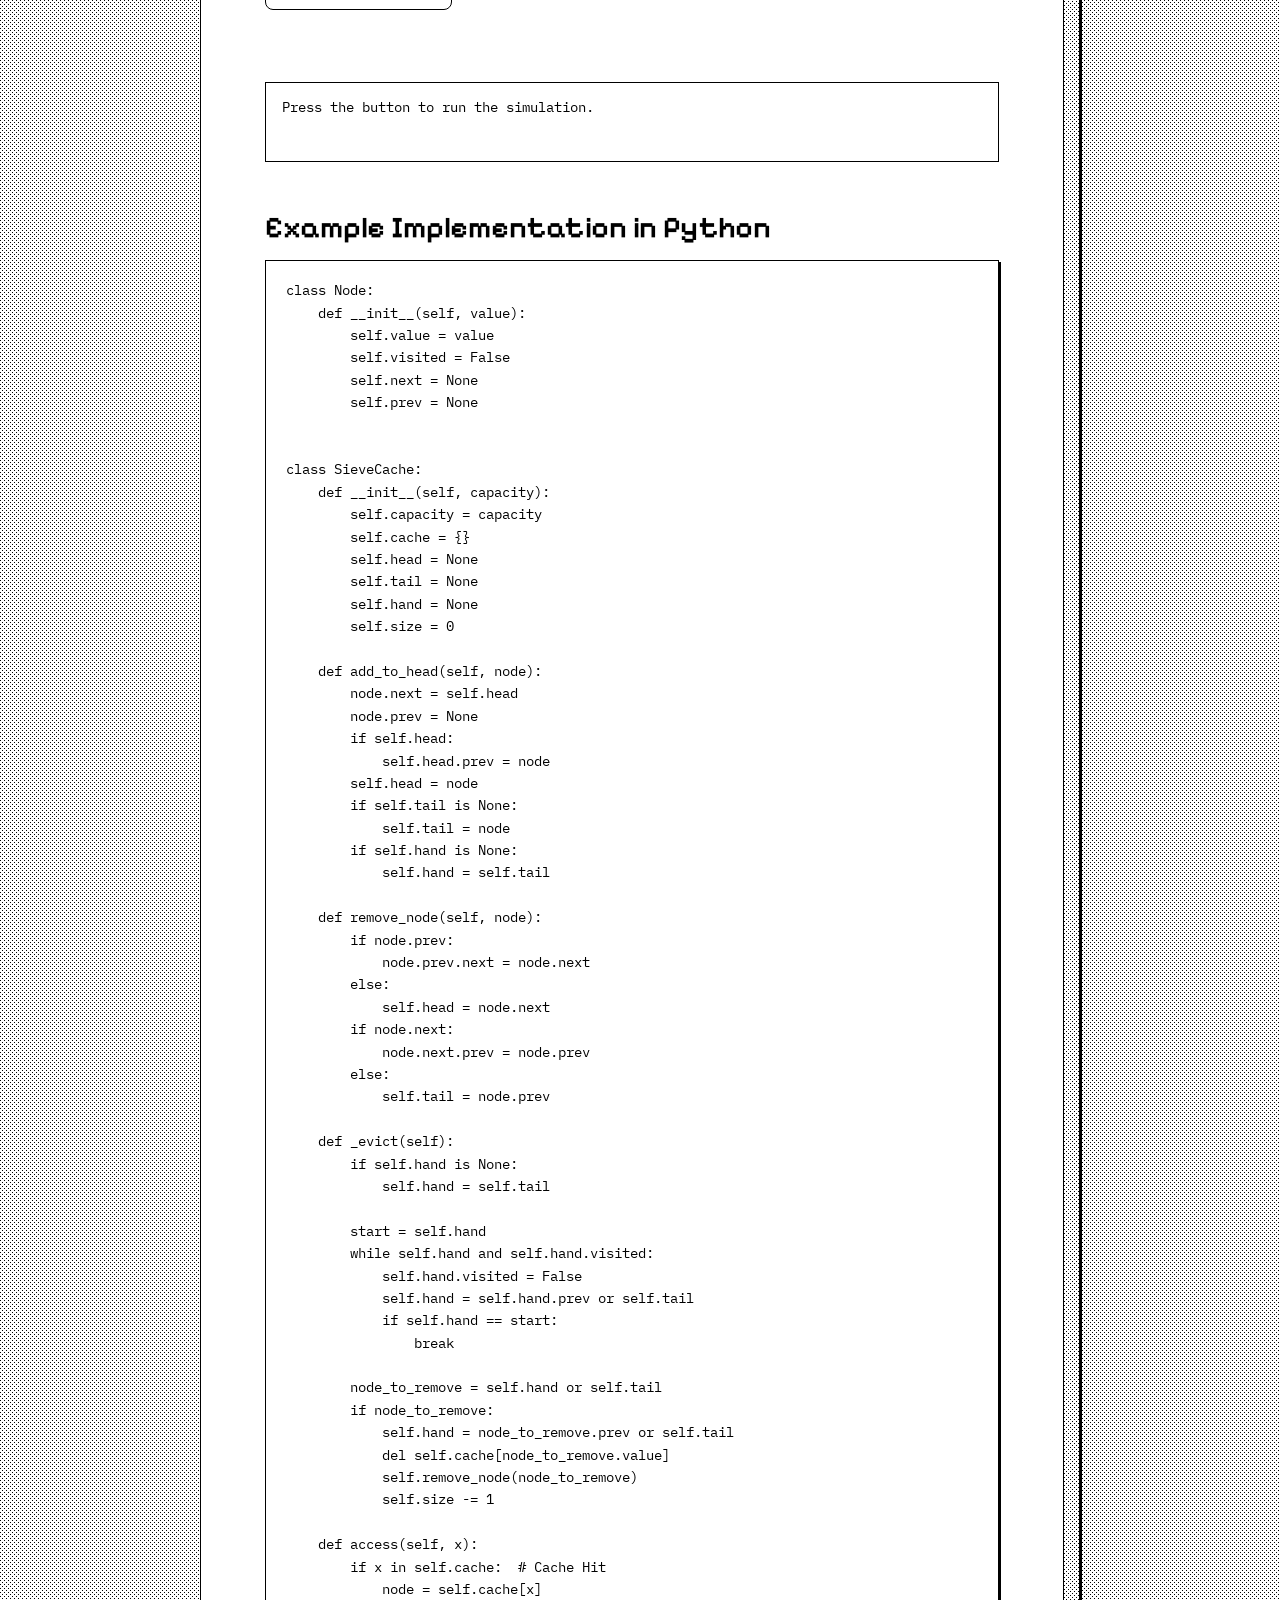
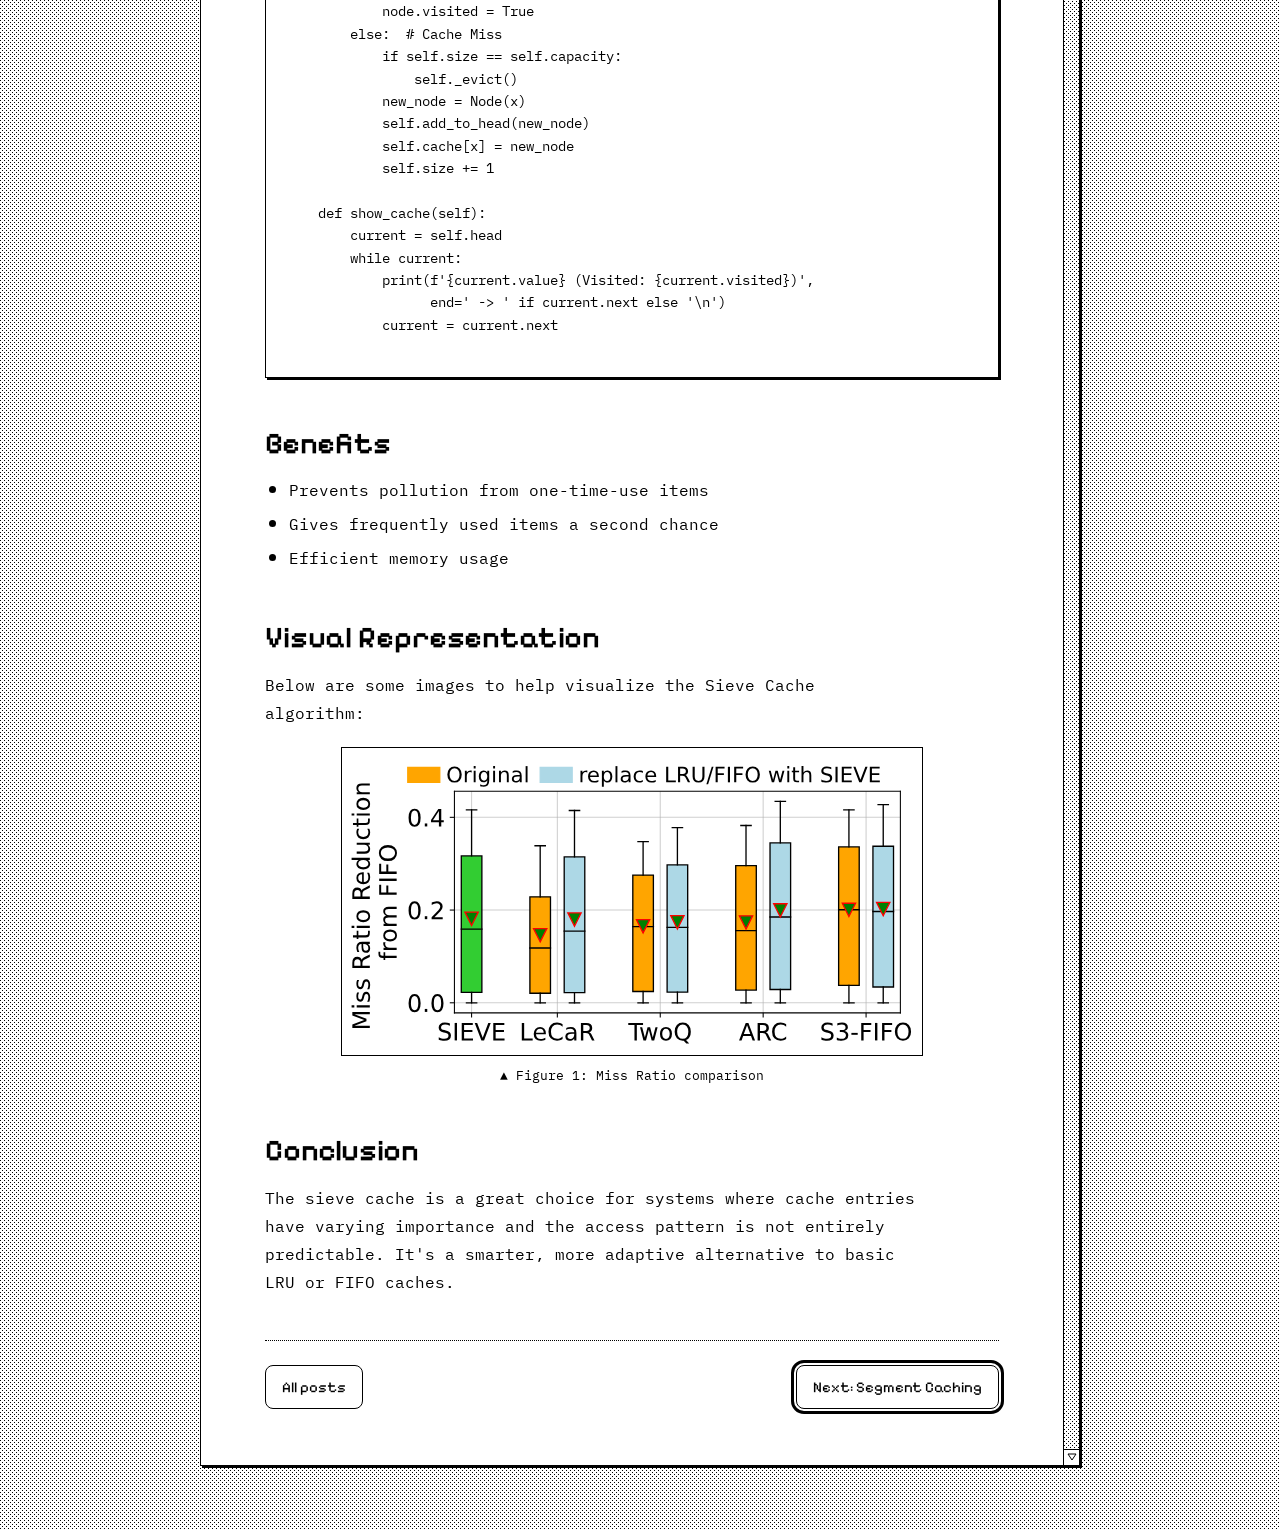
<file: posts/sieve.html>
<!DOCTYPE html>
<html lang="en">

<head>
    <meta charset="UTF-8" />
    <meta name="viewport" content="width=device-width, initial-scale=1.0" />
    <title>Understanding Sieve Cache</title>
  <link rel="icon" href="../favicon.png" type="image/png">
  <link rel="preconnect" href="https://fonts.googleapis.com">
  <link rel="preconnect" href="https://fonts.gstatic.com" crossorigin>
  <link rel="stylesheet" href="https://fonts.googleapis.com/css2?family=Pixelify+Sans:wght@400;600&family=IBM+Plex+Mono:wght@400;500;600&display=swap">
  <link rel="stylesheet" href="../assets/retro.css">
</head>

<body>
<div class="m-desk m-page">
  <header class="m-menubar">
    <a href="/" aria-label="Home"><svg width="16" height="16" viewBox="0 0 16 16" aria-hidden="true" shape-rendering="crispEdges"><path d="M8 1 L15 8 L8 15 L1 8 Z" fill="#000"></path><path d="M8 5 L11 8 L8 11 L5 8 Z" fill="#fff"></path></svg></a>
    <a href="/#posts">Posts</a>
    <a href="/#about">About</a>
    <a href="https://github.com/rehanganapathy" class="m-hide-sm">GitHub</a>
    <a href="https://www.linkedin.com/in/rehanganapathy/" class="m-hide-sm">LinkedIn</a>
    <span class="m-menubar__clock m-hide-sm" data-clock>Mon 9:00 AM</span>
  </header>

  <main class="m-post-wrap">
    <article class="m-win">
      <div class="m-titlebar">
        <a href="/" class="m-box m-box--close" aria-label="Close and go back to all posts"></a>
        <span class="m-titlebar__title">sieve.txt</span>
      </div>
      <div class="m-infobar">
        <span>Notes</span>
        <span>Apr 2025</span>
      </div>
      <div class="m-post-body">
        <div class="m-article">
          <p class="m-eyebrow"><time datetime="2025-04-12">Apr 2025</time> · 3 min read</p>
          <h1>Understanding the Sieve Cache Algorithm</h1>
          <div class="m-prose">
<p>
        Caching has sort of become an indespensable part of backend systems, allowing systems to achieve millisecond
        latency and deliver at scale. Many of the popular caching techniques involve FIFO (first in first out), LRU
        (least recently used), MRU (Most Recently Used) amongst others. Lately SIEVE is gaining a lot of traction in
        large scale systems at organisations like Google and Meta.

        <a href="https://junchengyang.com/publication/nsdi24-SIEVE.pdf">SIEVE</a> was compared against
        other strategies in this paper last year and presents a unique eviction strategy
        aimed at maximising efficiency and reducing the cache miss ratio. The work compares web cache workloads and
        finds SIEVE to have a better miss ratio than ARC.
        <br />
        A <strong>sieve cache</strong> is a smart caching strategy that selectively stores only valuable or frequently
        accessed data, instead of blindly caching everything. This is particularly useful in systems with limited memory
        or unpredictable access patterns.

    </p>

    <h2>Concept</h2>
    <p>
        Inspired by the <em>Second-Chance</em> or <em>Clock</em> algorithm, the sieve cache gives each cache item a
        "second chance" before eviction. Each item has a <code>visited</code> flag to determine whether it was accessed
        recently.
    </p>

    <h2>How It Works</h2>
    <ul>
        <li>If the item is accessed and is in the cache (a hit), it's marked as <code>visited = true</code>.</li>
        <li>If the item is not in the cache (a miss), it's inserted.</li>
        <li>If the cache is full, it evicts the first unvisited node, giving visited nodes a second chance.</li>
    </ul>

    <h2>Eviction Strategy</h2>
    <p>
        The cache uses a "hand" pointer to iterate through the nodes. It searches for an unvisited node to evict. If it
        finds a visited one, it resets the visited flag and continues.
    </p>

    <h2>Interactive Example</h2>
    <p>Click the button below to simulate accessing a sequence of items: A, B, C, A, D.</p>
    <button onclick="simulateCache()">Run Cache Simulation</button>
    <div class="cache-container" id="cache"></div>
    <div id="log"></div>

    <h2>Example Implementation in Python</h2>
    <pre><code>class Node:
    def __init__(self, value):
        self.value = value
        self.visited = False
        self.next = None
        self.prev = None


class SieveCache:
    def __init__(self, capacity):
        self.capacity = capacity
        self.cache = {}
        self.head = None
        self.tail = None
        self.hand = None
        self.size = 0

    def add_to_head(self, node):
        node.next = self.head
        node.prev = None
        if self.head:
            self.head.prev = node
        self.head = node
        if self.tail is None:
            self.tail = node
        if self.hand is None:
            self.hand = self.tail

    def remove_node(self, node):
        if node.prev:
            node.prev.next = node.next
        else:
            self.head = node.next
        if node.next:
            node.next.prev = node.prev
        else:
            self.tail = node.prev

    def _evict(self):
        if self.hand is None:
            self.hand = self.tail

        start = self.hand
        while self.hand and self.hand.visited:
            self.hand.visited = False
            self.hand = self.hand.prev or self.tail
            if self.hand == start:
                break  

        node_to_remove = self.hand or self.tail
        if node_to_remove:
            self.hand = node_to_remove.prev or self.tail
            del self.cache[node_to_remove.value]
            self.remove_node(node_to_remove)
            self.size -= 1

    def access(self, x):
        if x in self.cache:  # Cache Hit
            node = self.cache[x]
            node.visited = True
        else:  # Cache Miss
            if self.size == self.capacity:
                self._evict()
            new_node = Node(x)
            self.add_to_head(new_node)
            self.cache[x] = new_node
            self.size += 1

    def show_cache(self):
        current = self.head
        while current:
            print(f'{current.value} (Visited: {current.visited})',
                  end=' -> ' if current.next else '\n')
            current = current.next

</code></pre>


    <h2>Benefits</h2>
    <ul>
        <li>Prevents pollution from one-time-use items</li>
        <li>Gives frequently used items a second chance</li>
        <li>Efficient memory usage</li>
    </ul>
    <h2>Visual Representation</h2>
    <p>Below are some images to help visualize the Sieve Cache algorithm:</p>
    <figure>
        <img src="images/sieve_1.svg" alt="Sieve Cache Diagram" />
        <figcaption>Figure 1: Miss Ratio comparison</figcaption>
    </figure>

    <h2>Conclusion</h2>
    <p>
        The sieve cache is a great choice for systems where cache entries have varying importance and the access pattern
        is not entirely predictable. It's a smarter, more adaptive alternative to basic LRU or FIFO caches.
    </p>


    <script>
        const sequence = ['A', 'B', 'C', 'A', 'D'];
        let cache = [];
        let capacity = 3;
        let hand = 0;

        function simulateCache() {
            cache = [];
            hand = 0;
            document.getElementById('log').innerText = '';
            updateDisplay();

            sequence.forEach((item, idx) => {
                setTimeout(() => handleAccess(item), idx * 1000);
            });
        }

        function handleAccess(value) {
            const log = document.getElementById('log');
            let existing = cache.find(n => n.value === value);

            if (existing) {
                existing.visited = true;
                log.innerText += `Cache hit: ${value}\n`;
            } else {
                log.innerText += `Cache miss: ${value}\n`;
                if (cache.length >= capacity) {
                    let evicted = false;
                    let loops = 0;
                    while (!evicted && loops < capacity) {
                        let node = cache[hand];
                        if (node.visited) {
                            node.visited = false;
                            hand = (hand + 1) % capacity;
                            loops++;
                        } else {
                            log.innerText += `Evicting: ${node.value}\n`;
                            cache.splice(hand, 1);
                            evicted = true;
                        }
                    }
                }
                cache.unshift({ value, visited: false });
                if (cache.length === 1) hand = 0;
            }
            updateDisplay();
        }

        function updateDisplay() {
            const container = document.getElementById('cache');
            container.innerHTML = '';
            cache.forEach((node, i) => {
                const div = document.createElement('div');
                div.className = 'node';
                if (node.visited) div.classList.add('visited');
                div.textContent = node.value;
                if (i === hand) { div.style.outline = '3px double #000'; div.style.outlineOffset = '3px'; }
                container.appendChild(div);
            });
        }

    </script>
          </div>
          <nav class="m-postnav" aria-label="Post navigation">
            <a href="/" class="m-btn">All posts</a>
            <a href="/posts/segacache.html" class="m-btn m-btn--default">Next: Segment Caching</a>
          </nav>
        </div>
        <div class="m-scroll" aria-hidden="true">
          <div class="m-scroll__arrow"><svg width="10" height="8" viewBox="0 0 10 8"><path d="M5 1 L9 7 H1 Z" fill="none" stroke="#000"></path></svg></div>
          <div class="m-scroll__track m-desk"><div class="m-scroll__thumb" style="top:0"></div></div>
          <div class="m-scroll__arrow"><svg width="10" height="8" viewBox="0 0 10 8"><path d="M5 7 L9 1 H1 Z" fill="none" stroke="#000"></path></svg></div>
        </div>
      </div>
    </article>
  </main>
</div>
<script src="../assets/retro.js"></script>
</body>

</html>
</file>
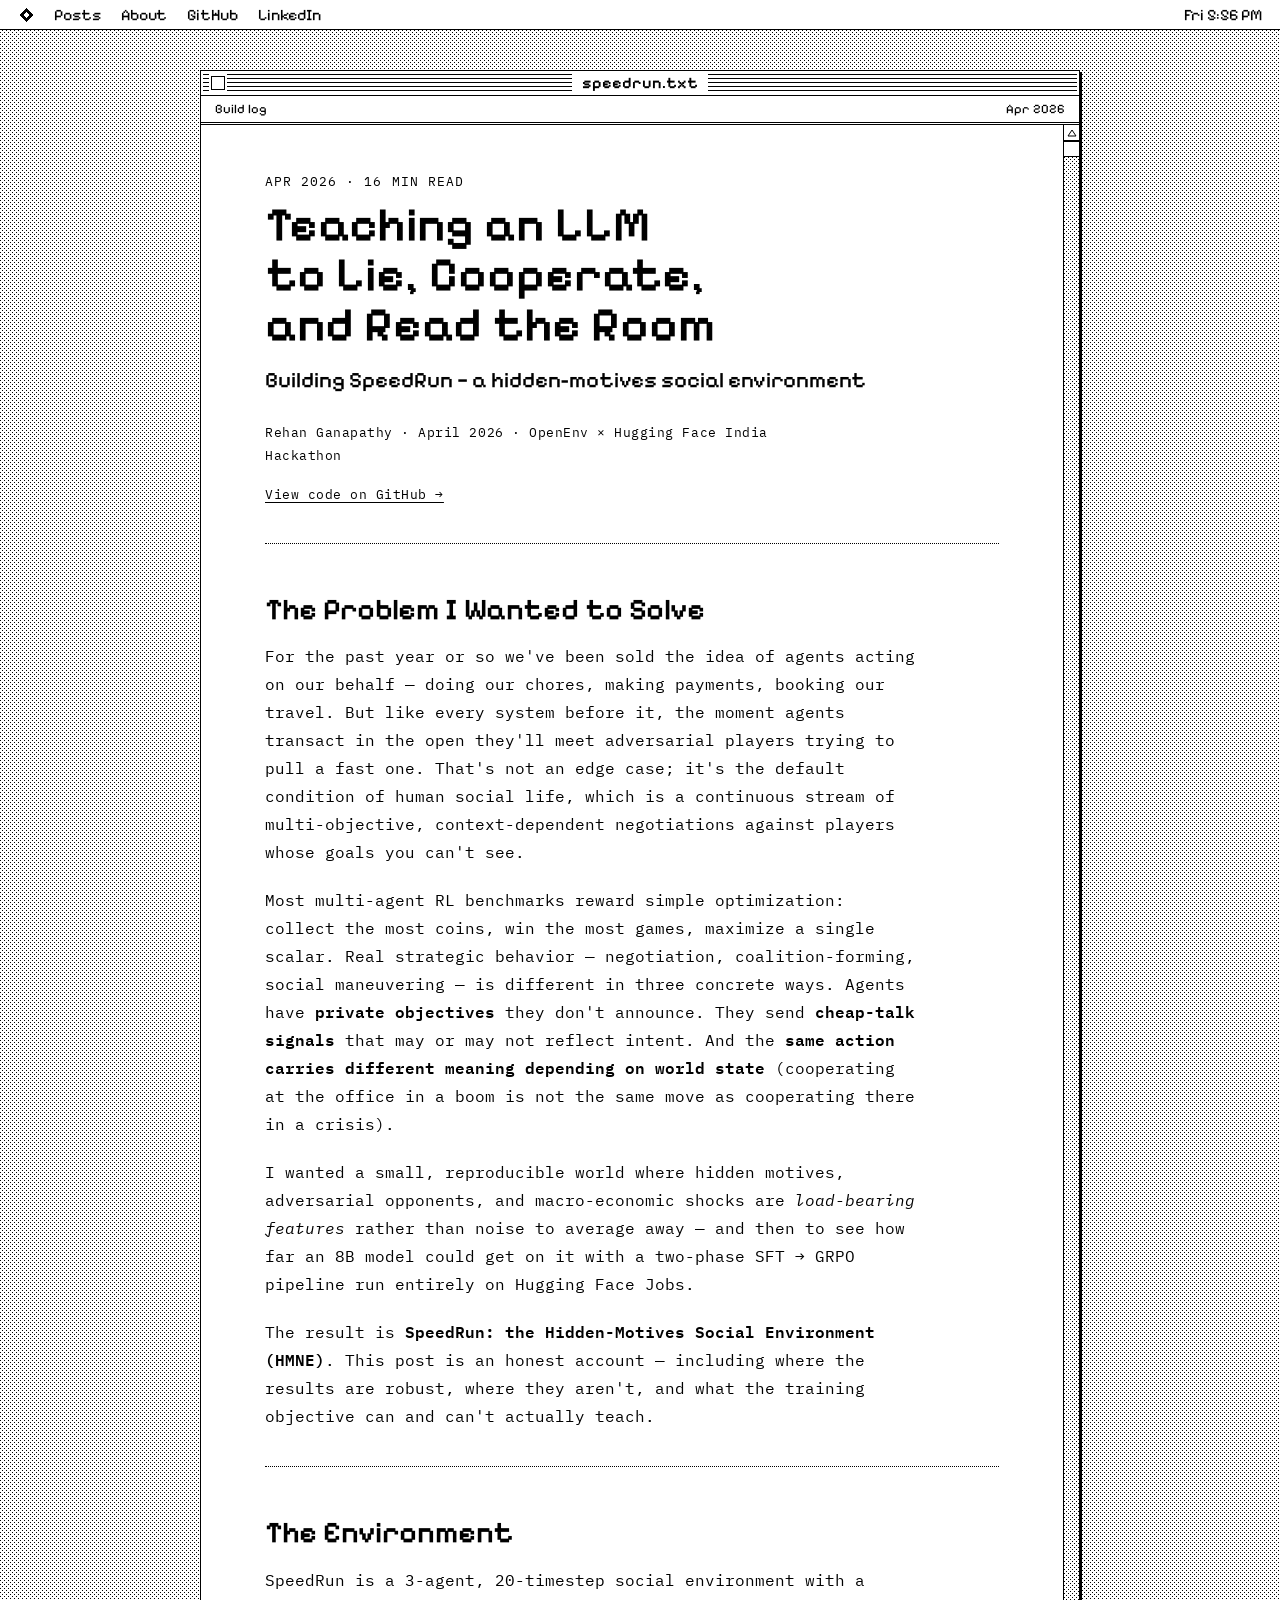
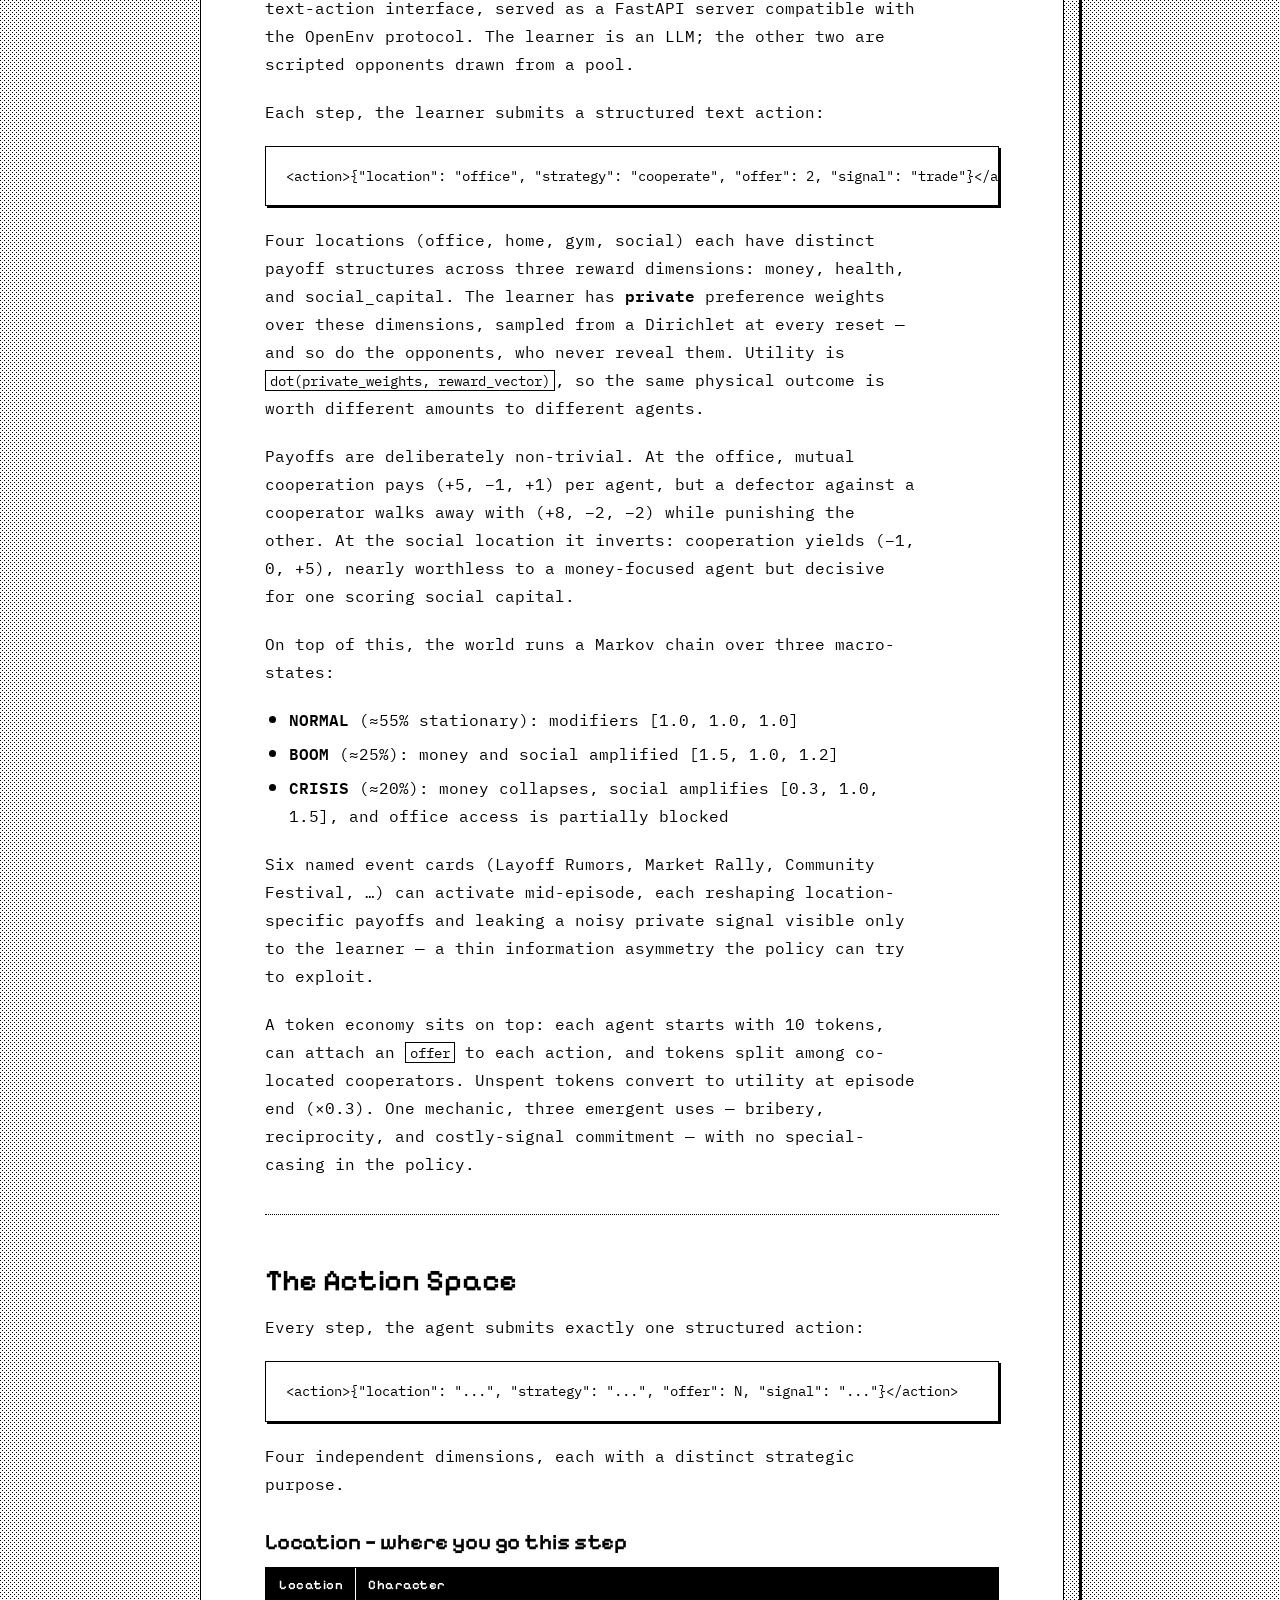
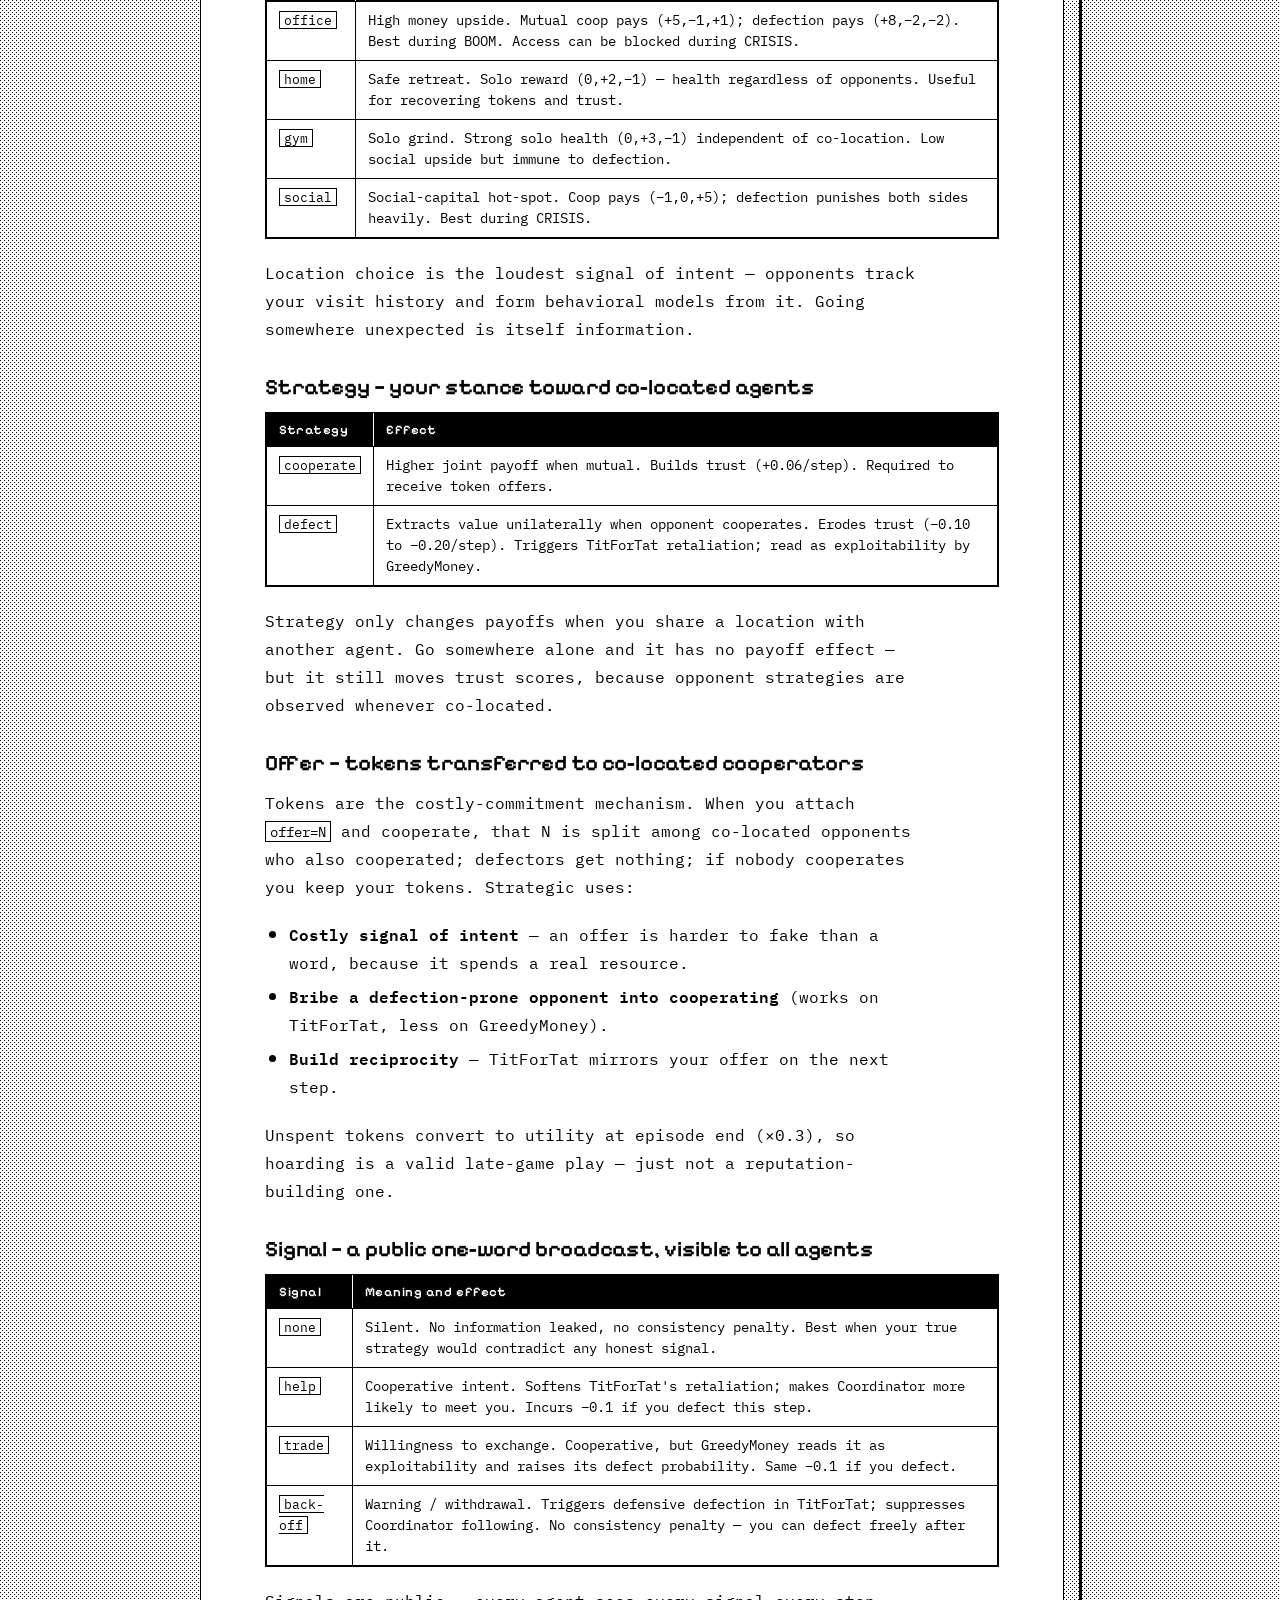
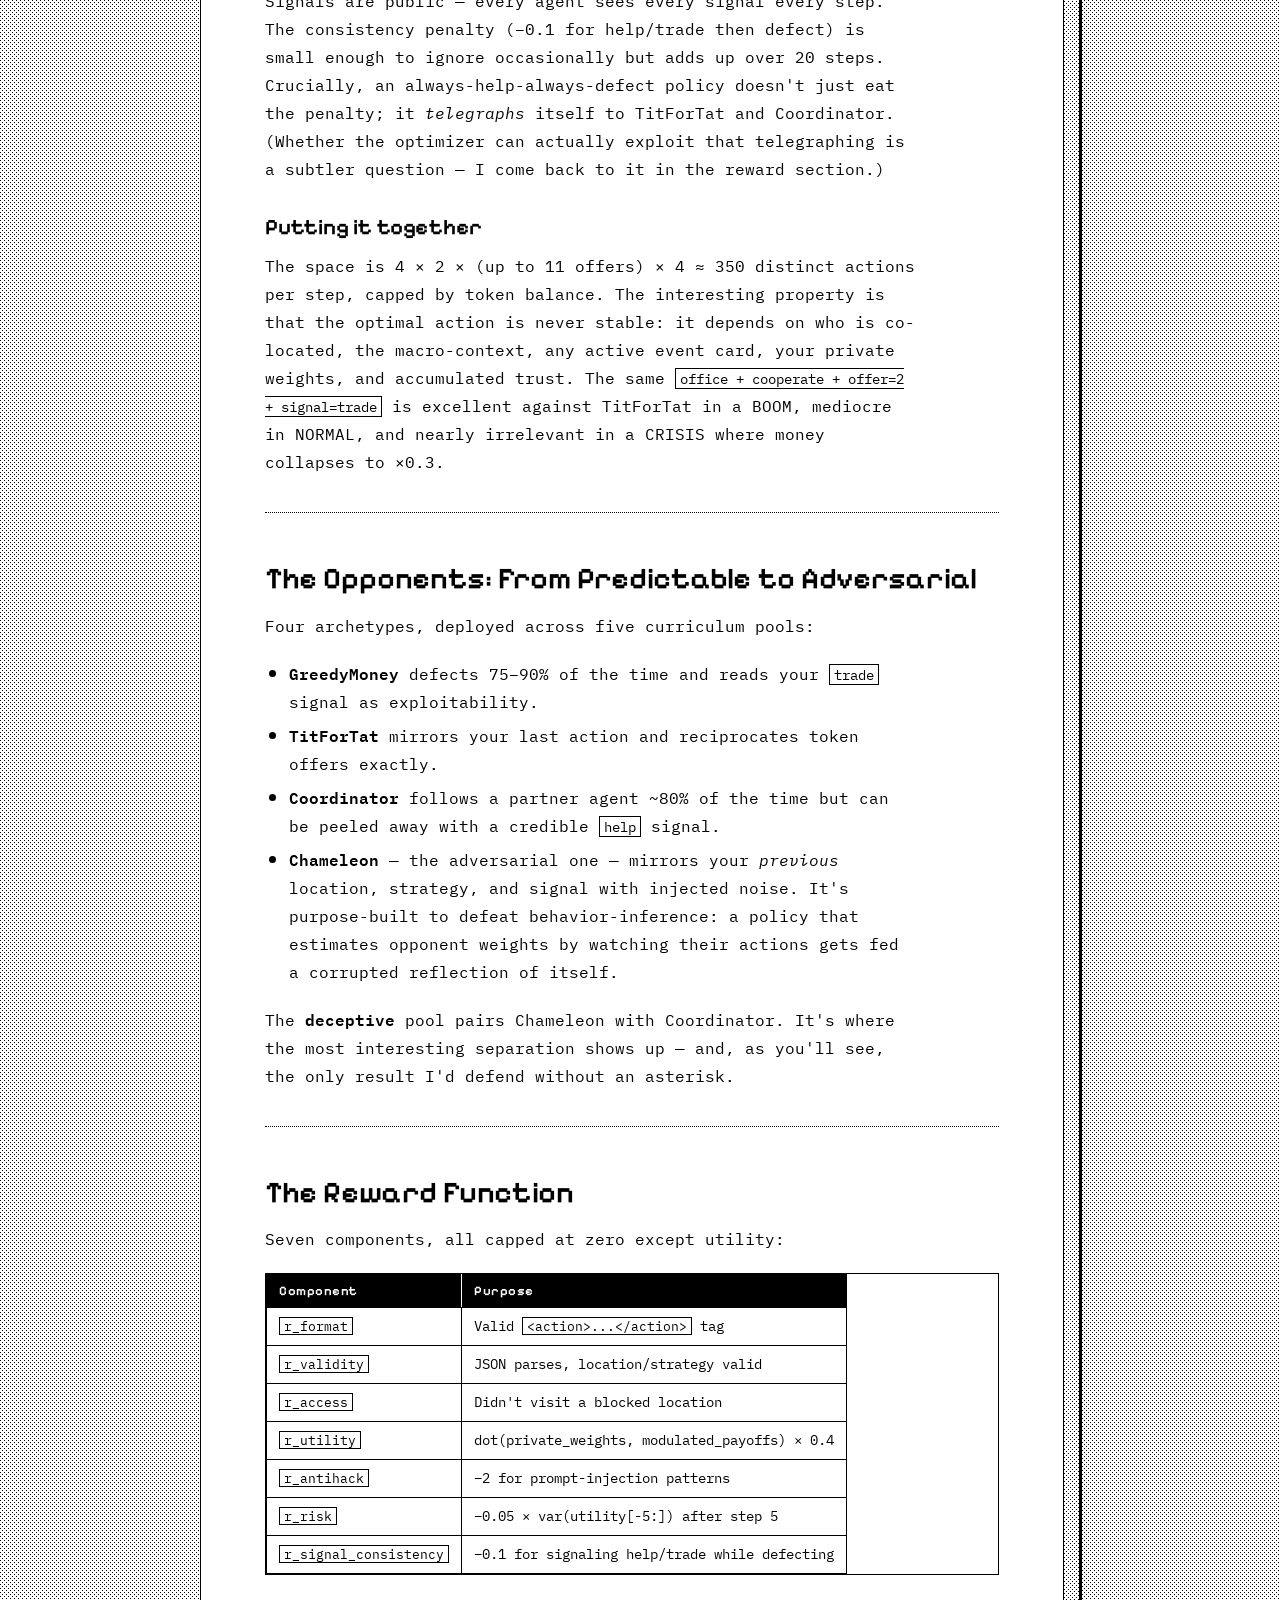
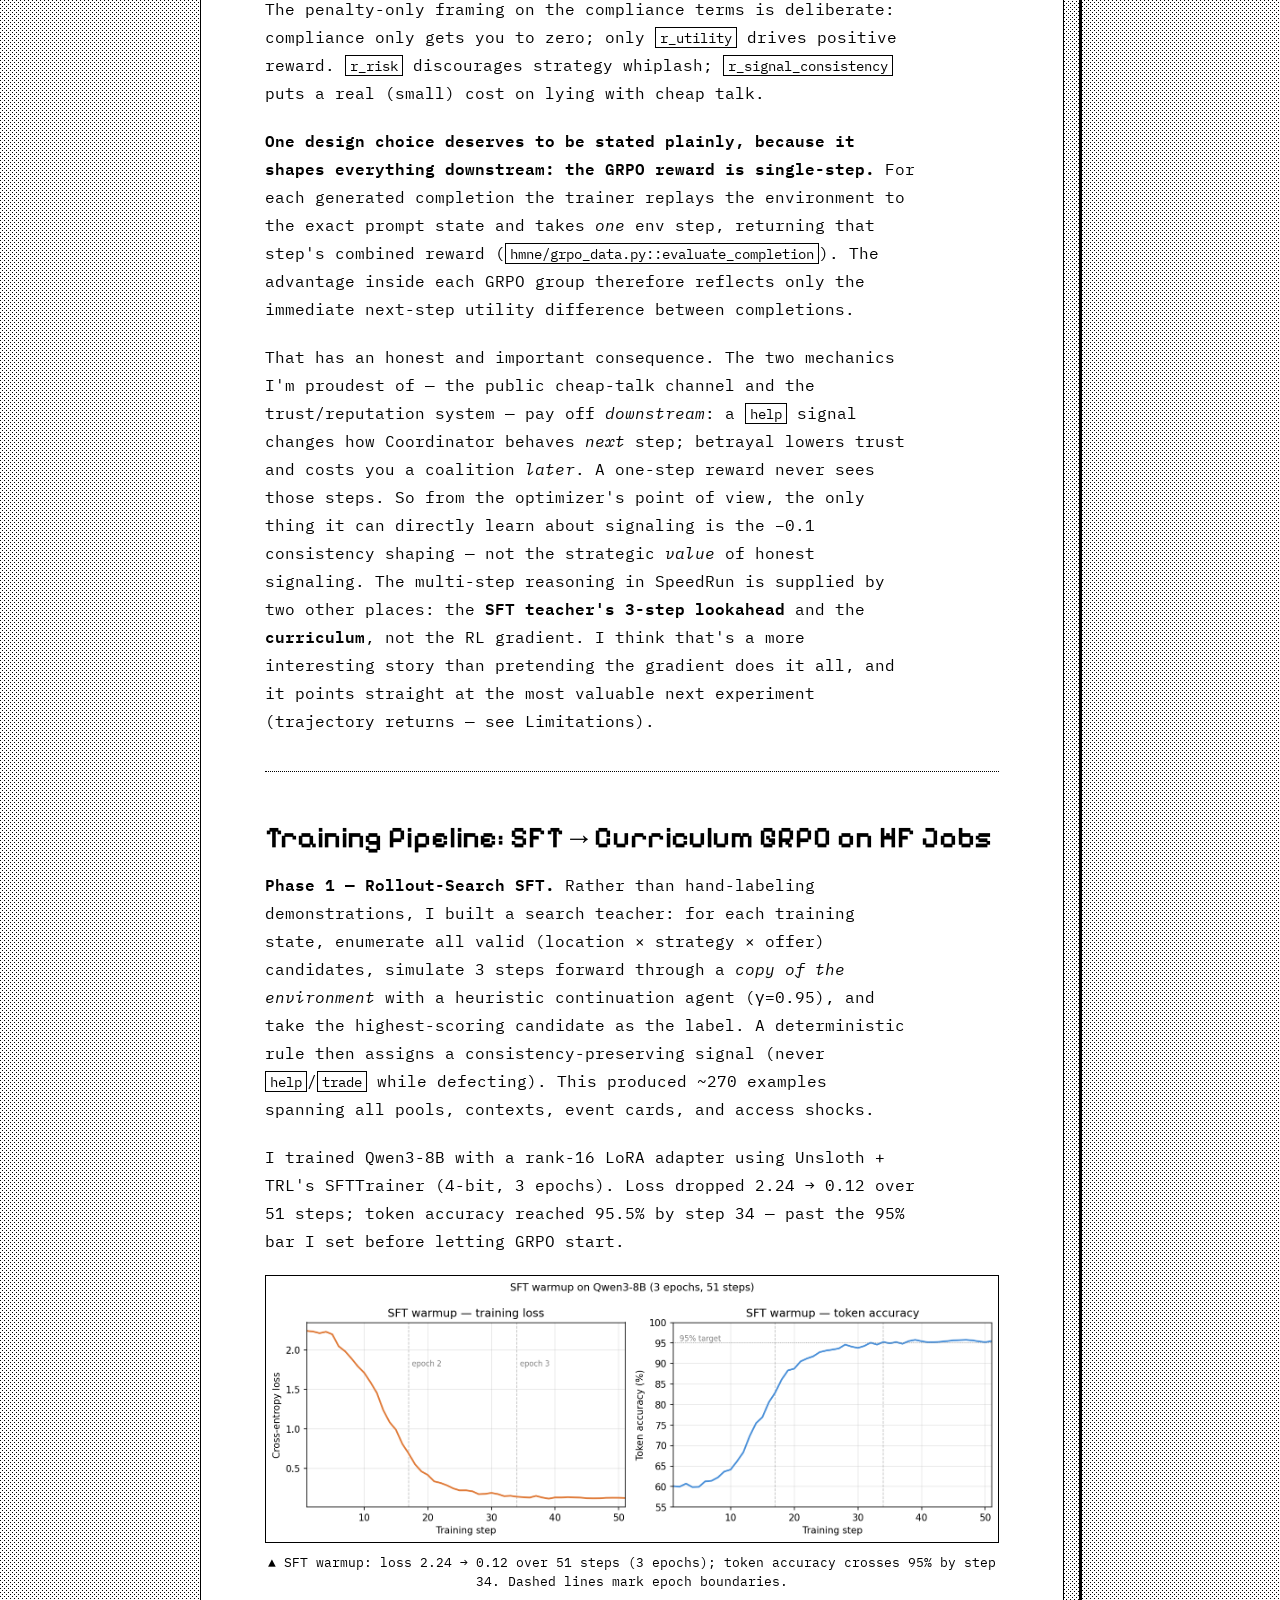
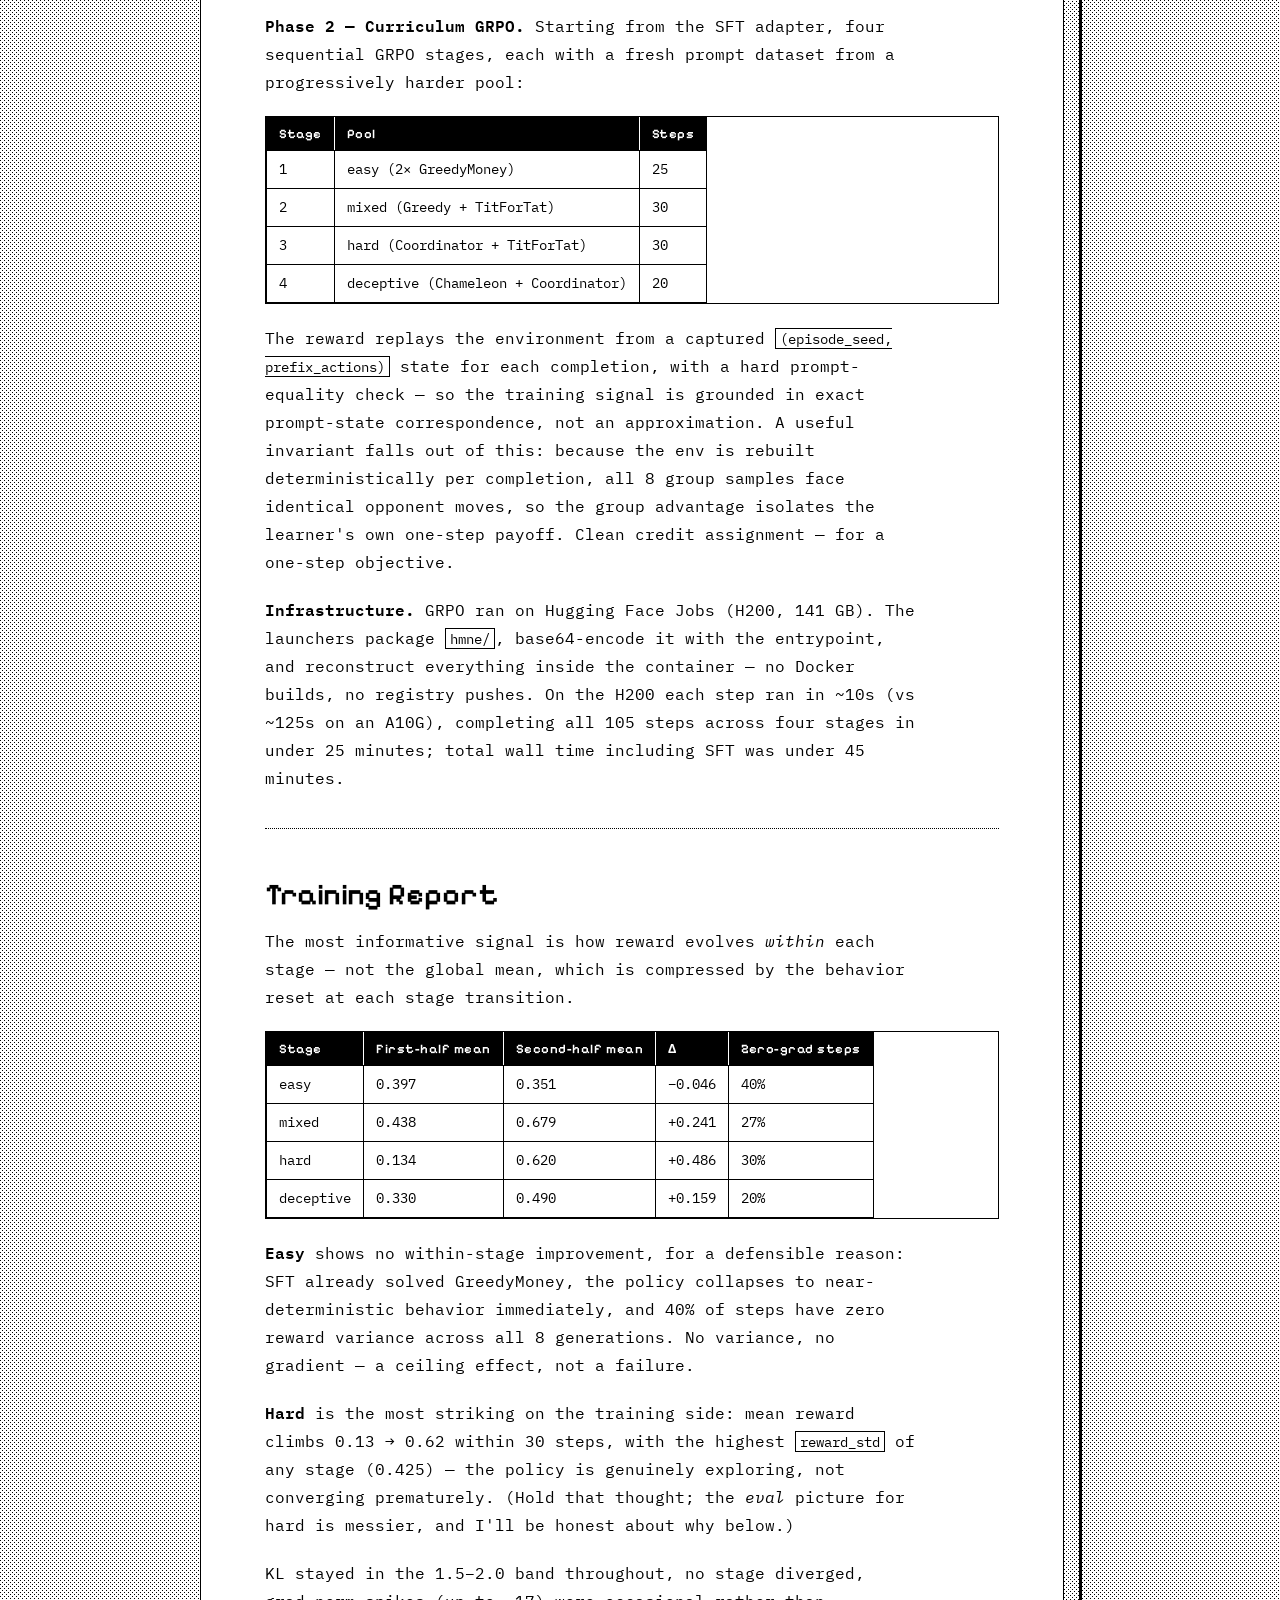
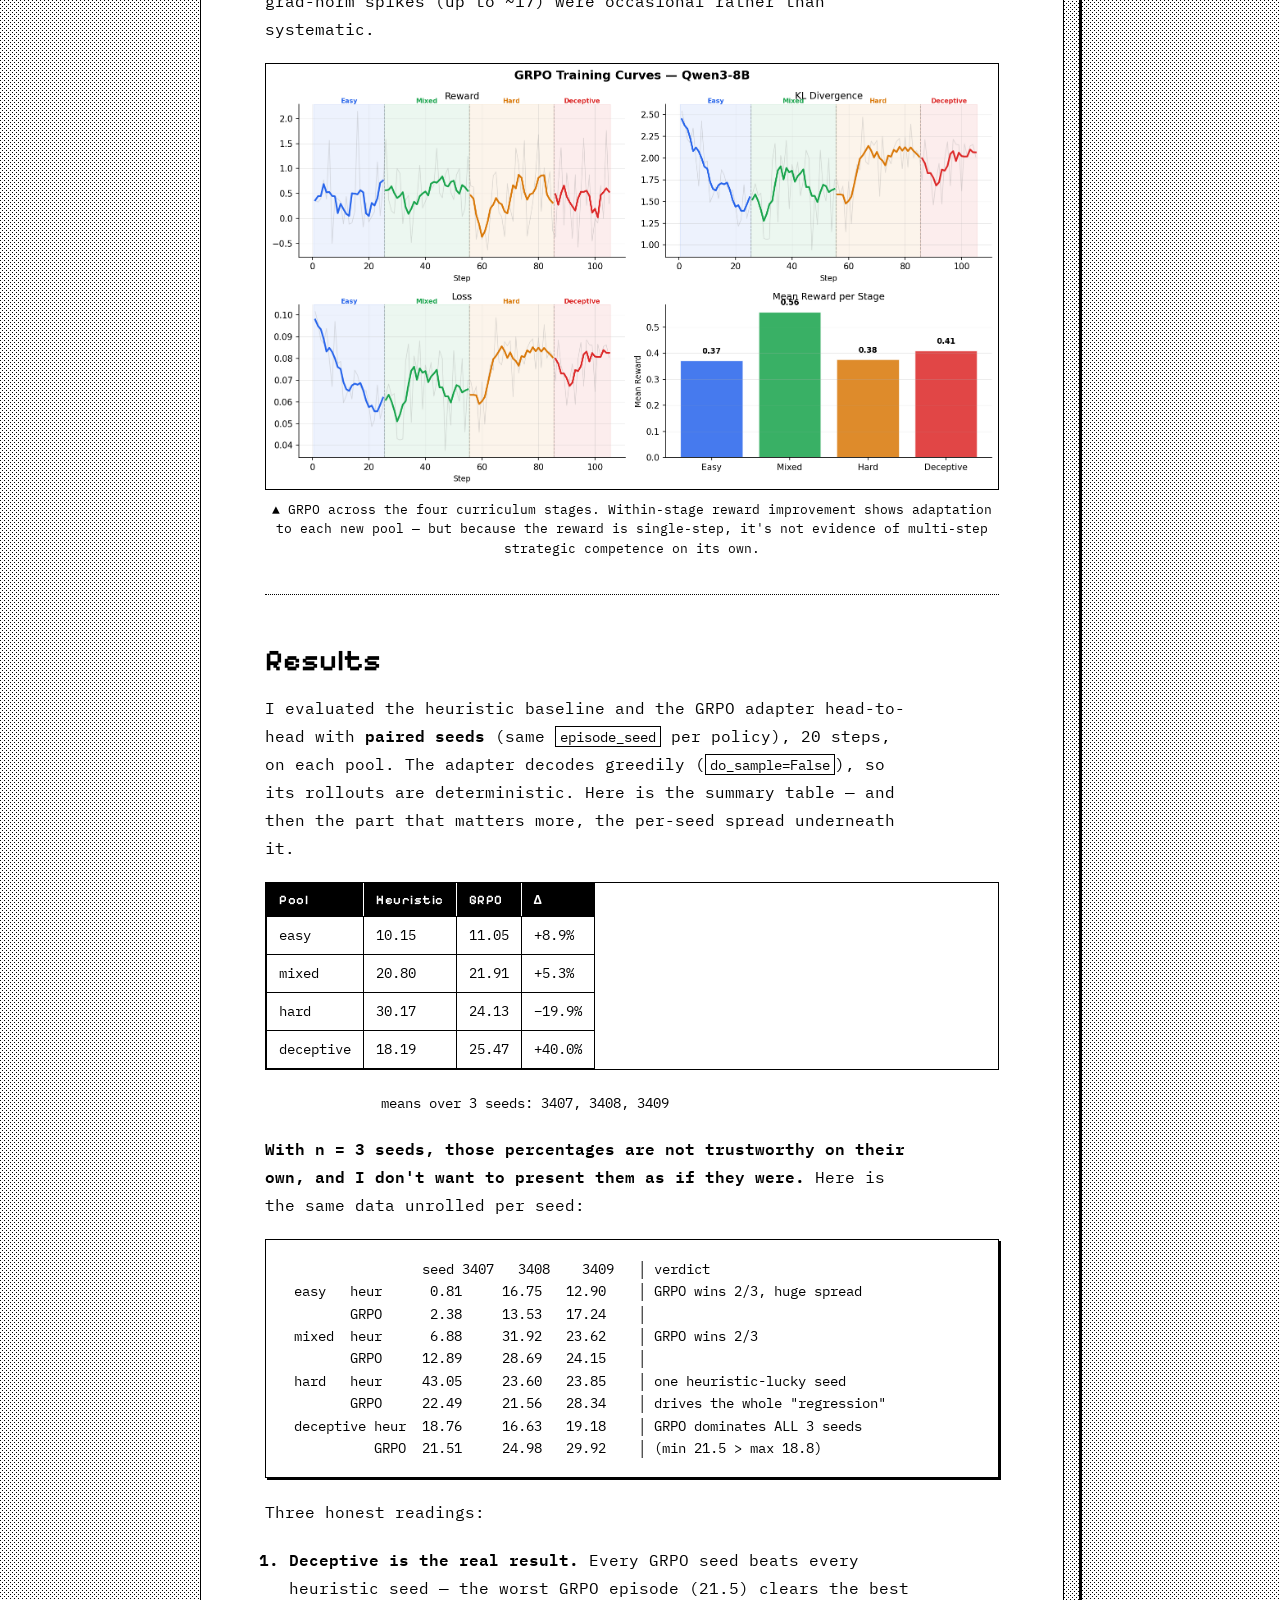
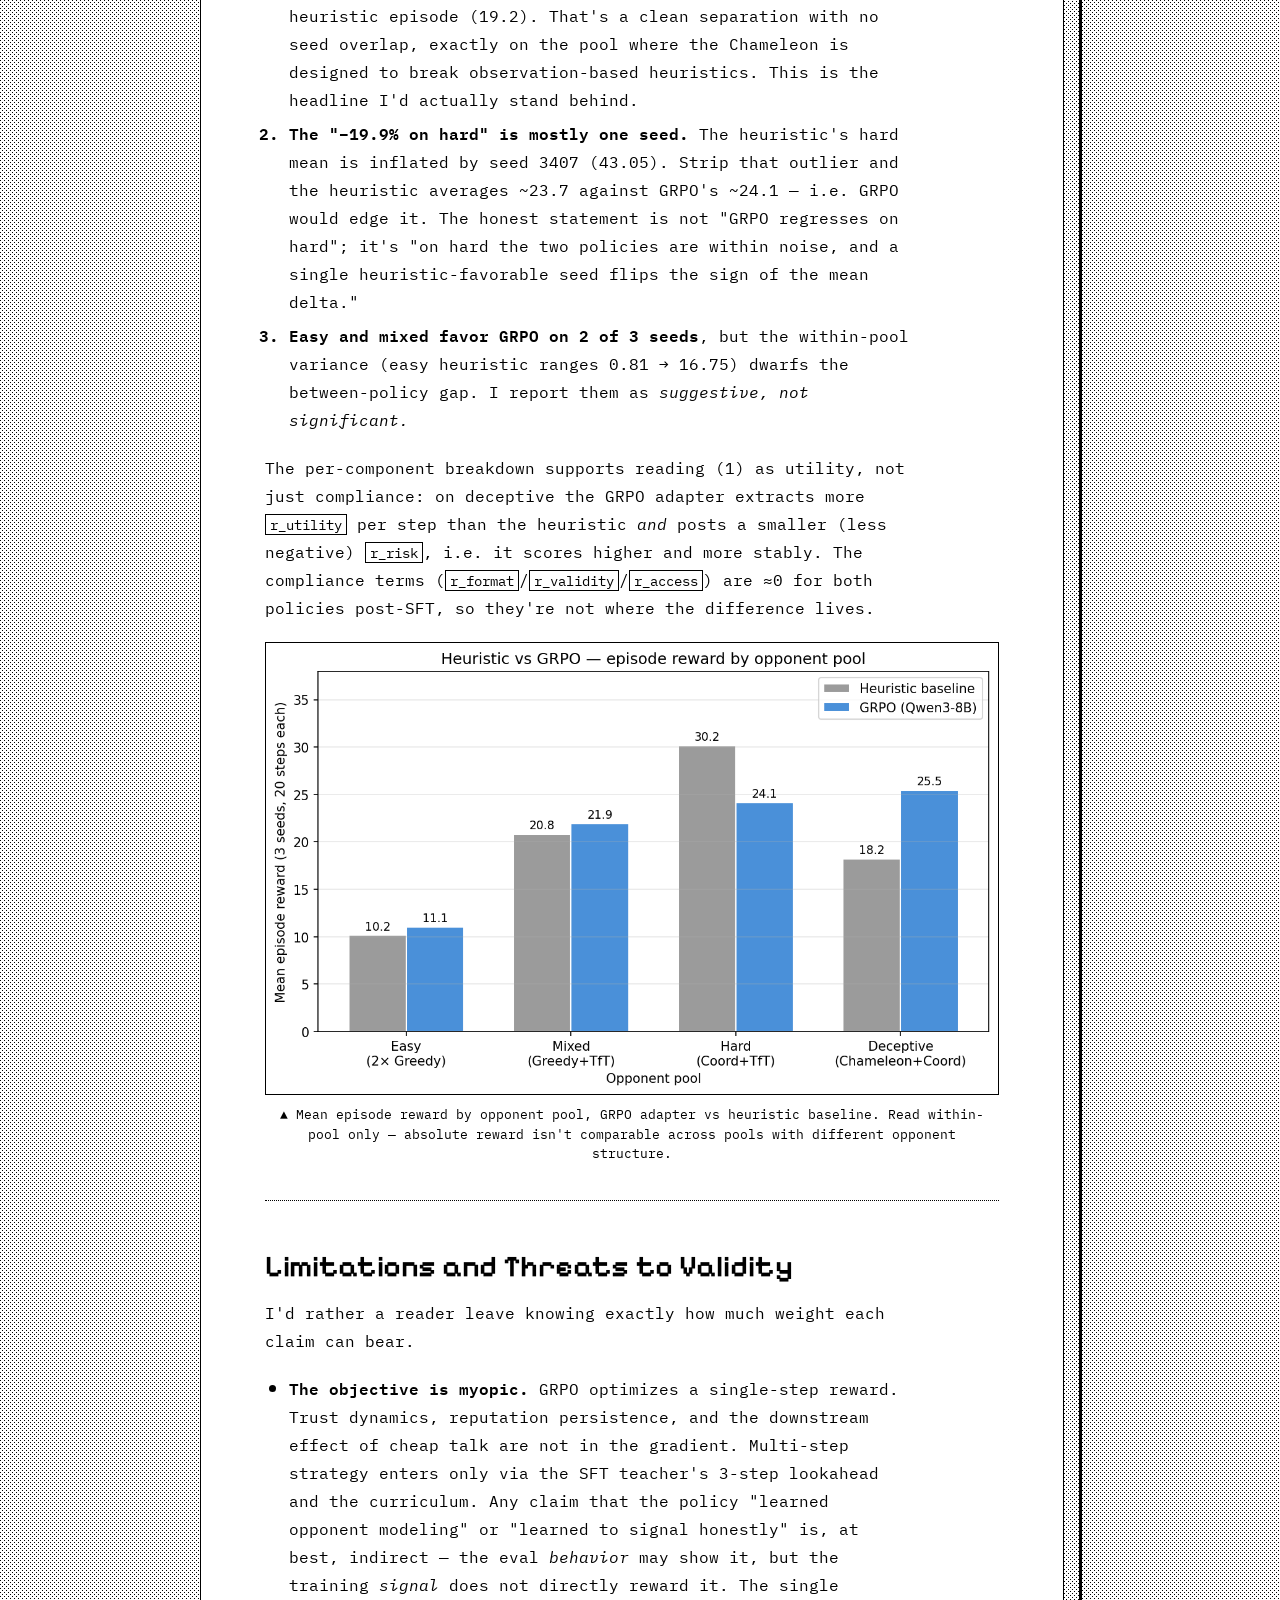
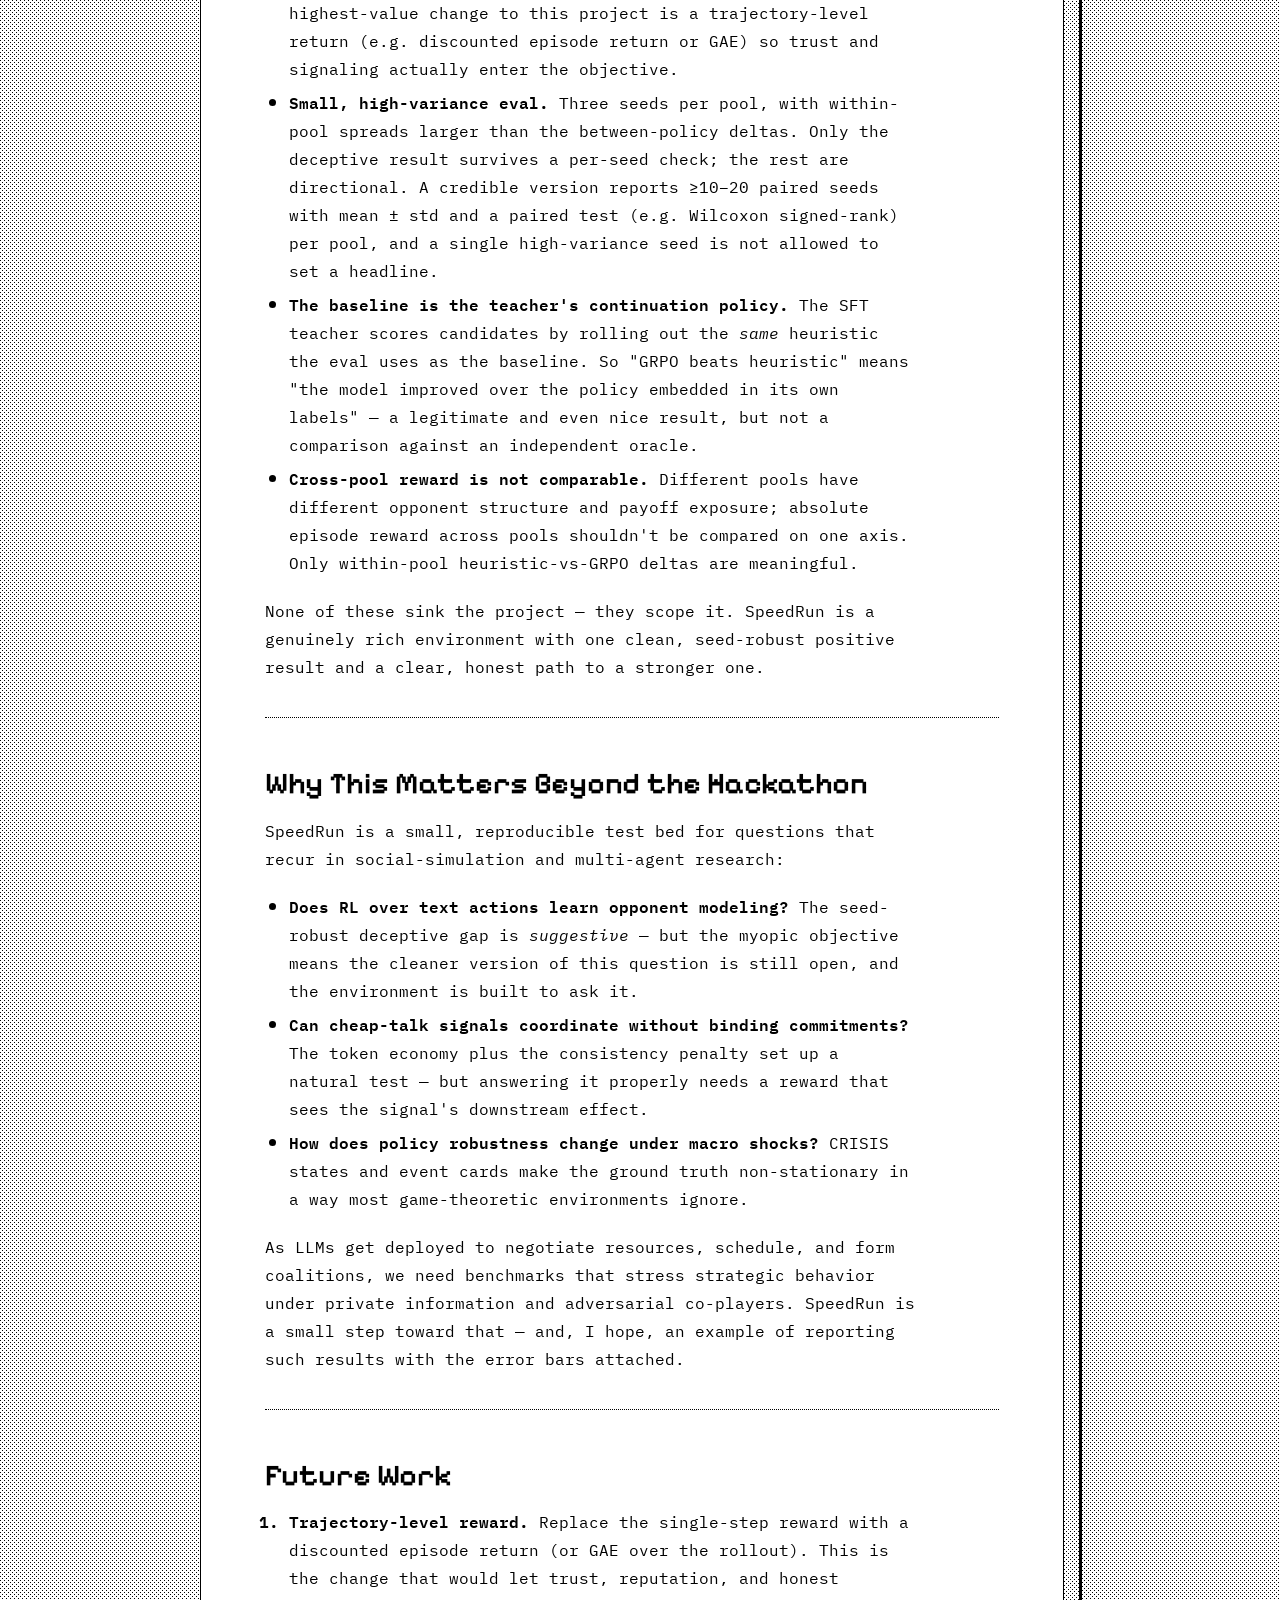
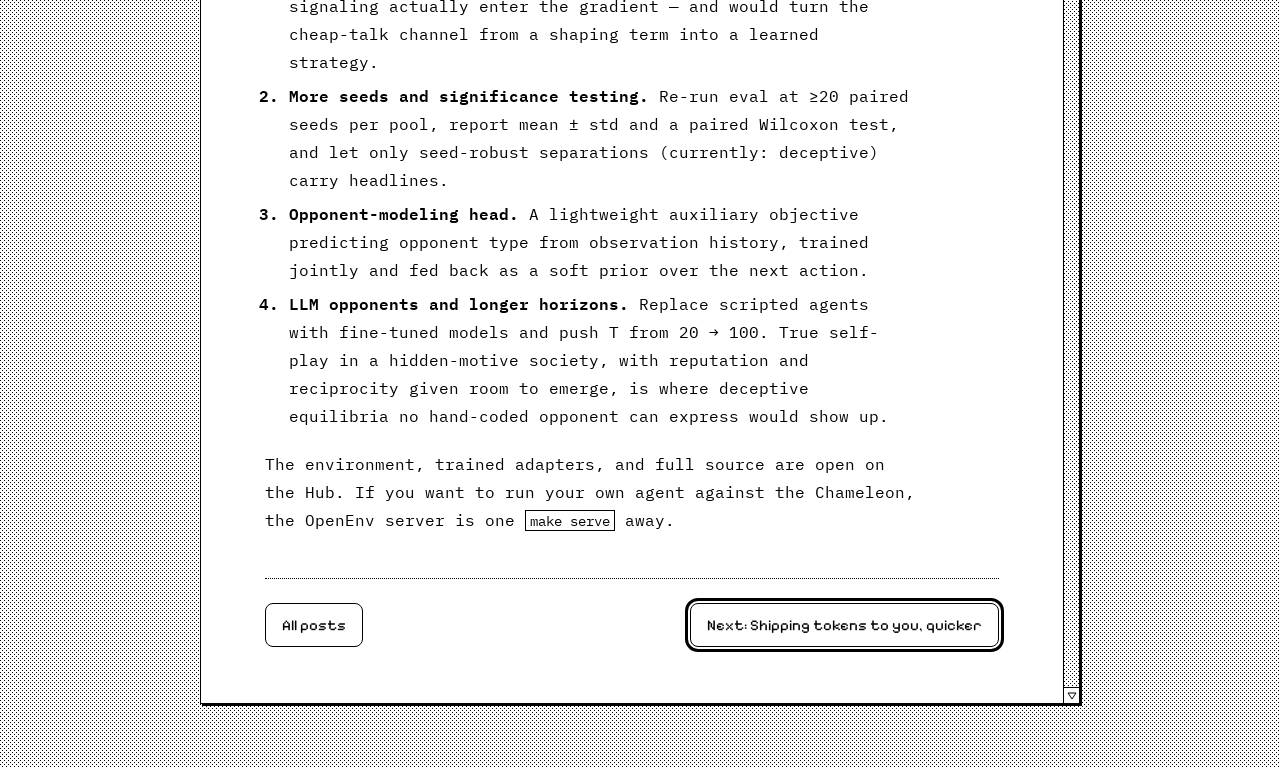
<file: posts/speedrun.html>
<!DOCTYPE html>
<html lang="en">

<head>
    <meta charset="UTF-8" />
    <meta name="viewport" content="width=device-width, initial-scale=1.0" />
    <title>Teaching an LLM to Lie, Cooperate, and Read the Room: Building SpeedRun</title>
  <link rel="icon" href="../favicon.png" type="image/png">
  <link rel="preconnect" href="https://fonts.googleapis.com">
  <link rel="preconnect" href="https://fonts.gstatic.com" crossorigin>
  <link rel="stylesheet" href="https://fonts.googleapis.com/css2?family=Pixelify+Sans:wght@400;600&family=IBM+Plex+Mono:wght@400;500;600&display=swap">
  <link rel="stylesheet" href="../assets/retro.css">
</head>

<body>
<div class="m-desk m-page">
  <header class="m-menubar">
    <a href="/" aria-label="Home"><svg width="16" height="16" viewBox="0 0 16 16" aria-hidden="true" shape-rendering="crispEdges"><path d="M8 1 L15 8 L8 15 L1 8 Z" fill="#000"></path><path d="M8 5 L11 8 L8 11 L5 8 Z" fill="#fff"></path></svg></a>
    <a href="/#posts">Posts</a>
    <a href="/#about">About</a>
    <a href="https://github.com/rehanganapathy" class="m-hide-sm">GitHub</a>
    <a href="https://www.linkedin.com/in/rehanganapathy/" class="m-hide-sm">LinkedIn</a>
    <span class="m-menubar__clock m-hide-sm" data-clock>Mon 9:00 AM</span>
  </header>

  <main class="m-post-wrap">
    <article class="m-win">
      <div class="m-titlebar">
        <a href="/" class="m-box m-box--close" aria-label="Close and go back to all posts"></a>
        <span class="m-titlebar__title">speedrun.txt</span>
      </div>
      <div class="m-infobar">
        <span>Build log</span>
        <span>Apr 2026</span>
      </div>
      <div class="m-post-body">
        <div class="m-article">
          <p class="m-eyebrow"><time datetime="2026-04-26">Apr 2026</time> · 16 min read</p>
          <h1>Teaching an LLM to Lie, Cooperate, and Read the Room</h1>
          <p class="m-dek">Building SpeedRun — a hidden-motives social environment</p>
          <div class="m-prose">
<p class="subtitle">Rehan Ganapathy · April 2026 · OpenEnv × Hugging Face India Hackathon</p>
    <p class="subtitle" style="margin-top: -4px;">
        <a href="https://github.com/rehanganapathy/speedrun-rl-env" target="_blank" rel="noopener noreferrer">View code on GitHub →</a>
    </p>

    <hr>

    <h2>The Problem I Wanted to Solve</h2>
    <p>
        For the past year or so we've been sold the idea of agents acting on our behalf — doing our chores, making
        payments, booking our travel. But like every system before it, the moment agents transact in the open they'll
        meet adversarial players trying to pull a fast one. That's not an edge case; it's the default condition of human
        social life, which is a continuous stream of multi-objective, context-dependent negotiations against players
        whose goals you can't see.
    </p>
    <p>
        Most multi-agent RL benchmarks reward simple optimization: collect the most coins, win the most games, maximize a
        single scalar. Real strategic behavior — negotiation, coalition-forming, social maneuvering — is different in
        three concrete ways. Agents have <strong>private objectives</strong> they don't announce. They send
        <strong>cheap-talk signals</strong> that may or may not reflect intent. And the
        <strong>same action carries different meaning depending on world state</strong> (cooperating at the office in a
        boom is not the same move as cooperating there in a crisis).
    </p>
    <p>
        I wanted a small, reproducible world where hidden motives, adversarial opponents, and macro-economic shocks are
        <em>load-bearing features</em> rather than noise to average away — and then to see how far an 8B model could get
        on it with a two-phase SFT → GRPO pipeline run entirely on Hugging Face Jobs.
    </p>
    <p>
        The result is <strong>SpeedRun: the Hidden-Motives Social Environment (HMNE)</strong>. This post is an honest
        account — including where the results are robust, where they aren't, and what the training objective can and
        can't actually teach.
    </p>

    <hr>

    <h2>The Environment</h2>
    <p>
        SpeedRun is a 3-agent, 20-timestep social environment with a text-action interface, served as a FastAPI server
        compatible with the OpenEnv protocol. The learner is an LLM; the other two are scripted opponents drawn from a
        pool.
    </p>
    <p>Each step, the learner submits a structured text action:</p>
    <pre><code>&lt;action&gt;{"location": "office", "strategy": "cooperate", "offer": 2, "signal": "trade"}&lt;/action&gt;</code></pre>
    <p>
        Four locations (office, home, gym, social) each have distinct payoff structures across three reward dimensions:
        money, health, and social_capital. The learner has <strong>private</strong> preference weights over these
        dimensions, sampled from a Dirichlet at every reset — and so do the opponents, who never reveal them. Utility is
        <code>dot(private_weights, reward_vector)</code>, so the same physical outcome is worth different amounts to
        different agents.
    </p>
    <p>
        Payoffs are deliberately non-trivial. At the office, mutual cooperation pays (+5, −1, +1) per agent, but a
        defector against a cooperator walks away with (+8, −2, −2) while punishing the other. At the social location it
        inverts: cooperation yields (−1, 0, +5), nearly worthless to a money-focused agent but decisive for one scoring
        social capital.
    </p>
    <p>On top of this, the world runs a Markov chain over three macro-states:</p>
    <ul>
        <li><strong>NORMAL</strong> (≈55% stationary): modifiers [1.0, 1.0, 1.0]</li>
        <li><strong>BOOM</strong> (≈25%): money and social amplified [1.5, 1.0, 1.2]</li>
        <li><strong>CRISIS</strong> (≈20%): money collapses, social amplifies [0.3, 1.0, 1.5], and office access is
            partially blocked</li>
    </ul>
    <p>
        Six named event cards (Layoff Rumors, Market Rally, Community Festival, …) can activate mid-episode, each
        reshaping location-specific payoffs and leaking a noisy private signal visible only to the learner — a thin
        information asymmetry the policy can try to exploit.
    </p>
    <p>
        A token economy sits on top: each agent starts with 10 tokens, can attach an <code>offer</code> to each action,
        and tokens split among co-located cooperators. Unspent tokens convert to utility at episode end (×0.3). One
        mechanic, three emergent uses — bribery, reciprocity, and costly-signal commitment — with no special-casing in
        the policy.
    </p>

    <hr>

    <h2>The Action Space</h2>
    <p>Every step, the agent submits exactly one structured action:</p>
    <pre><code>&lt;action&gt;{"location": "...", "strategy": "...", "offer": N, "signal": "..."}&lt;/action&gt;</code></pre>
    <p>Four independent dimensions, each with a distinct strategic purpose.</p>

    <h3>Location — where you go this step</h3>
    <table>
        <thead>
            <tr><th>Location</th><th>Character</th></tr>
        </thead>
        <tbody>
            <tr><td><code>office</code></td><td>High money upside. Mutual coop pays (+5,−1,+1); defection pays (+8,−2,−2). Best during BOOM. Access can be blocked during CRISIS.</td></tr>
            <tr><td><code>home</code></td><td>Safe retreat. Solo reward (0,+2,−1) — health regardless of opponents. Useful for recovering tokens and trust.</td></tr>
            <tr><td><code>gym</code></td><td>Solo grind. Strong solo health (0,+3,−1) independent of co-location. Low social upside but immune to defection.</td></tr>
            <tr><td><code>social</code></td><td>Social-capital hot-spot. Coop pays (−1,0,+5); defection punishes both sides heavily. Best during CRISIS.</td></tr>
        </tbody>
    </table>
    <p>
        Location choice is the loudest signal of intent — opponents track your visit history and form behavioral models
        from it. Going somewhere unexpected is itself information.
    </p>

    <h3>Strategy — your stance toward co-located agents</h3>
    <table>
        <thead>
            <tr><th>Strategy</th><th>Effect</th></tr>
        </thead>
        <tbody>
            <tr><td><code>cooperate</code></td><td>Higher joint payoff when mutual. Builds trust (+0.06/step). Required to receive token offers.</td></tr>
            <tr><td><code>defect</code></td><td>Extracts value unilaterally when opponent cooperates. Erodes trust (−0.10 to −0.20/step). Triggers TitForTat retaliation; read as exploitability by GreedyMoney.</td></tr>
        </tbody>
    </table>
    <p>
        Strategy only changes payoffs when you share a location with another agent. Go somewhere alone and it has no
        payoff effect — but it still moves trust scores, because opponent strategies are observed whenever co-located.
    </p>

    <h3>Offer — tokens transferred to co-located cooperators</h3>
    <p>
        Tokens are the costly-commitment mechanism. When you attach <code>offer=N</code> and cooperate, that N is split
        among co-located opponents who also cooperated; defectors get nothing; if nobody cooperates you keep your tokens.
        Strategic uses:
    </p>
    <ul>
        <li><strong>Costly signal of intent</strong> — an offer is harder to fake than a word, because it spends a real
            resource.</li>
        <li><strong>Bribe a defection-prone opponent into cooperating</strong> (works on TitForTat, less on
            GreedyMoney).</li>
        <li><strong>Build reciprocity</strong> — TitForTat mirrors your offer on the next step.</li>
    </ul>
    <p>
        Unspent tokens convert to utility at episode end (×0.3), so hoarding is a valid late-game play — just not a
        reputation-building one.
    </p>

    <h3>Signal — a public one-word broadcast, visible to all agents</h3>
    <table>
        <thead>
            <tr><th>Signal</th><th>Meaning and effect</th></tr>
        </thead>
        <tbody>
            <tr><td><code>none</code></td><td>Silent. No information leaked, no consistency penalty. Best when your true strategy would contradict any honest signal.</td></tr>
            <tr><td><code>help</code></td><td>Cooperative intent. Softens TitForTat's retaliation; makes Coordinator more likely to meet you. Incurs −0.1 if you defect this step.</td></tr>
            <tr><td><code>trade</code></td><td>Willingness to exchange. Cooperative, but GreedyMoney reads it as exploitability and raises its defect probability. Same −0.1 if you defect.</td></tr>
            <tr><td><code>back-off</code></td><td>Warning / withdrawal. Triggers defensive defection in TitForTat; suppresses Coordinator following. No consistency penalty — you can defect freely after it.</td></tr>
        </tbody>
    </table>
    <p>
        Signals are public — every agent sees every signal every step. The consistency penalty (−0.1 for help/trade then
        defect) is small enough to ignore occasionally but adds up over 20 steps. Crucially, an always-help-always-defect
        policy doesn't just eat the penalty; it <em>telegraphs</em> itself to TitForTat and Coordinator. (Whether the
        optimizer can actually exploit that telegraphing is a subtler question — I come back to it in the reward
        section.)
    </p>

    <h3>Putting it together</h3>
    <p>
        The space is 4 × 2 × (up to 11 offers) × 4 ≈ 350 distinct actions per step, capped by token balance. The
        interesting property is that the optimal action is never stable: it depends on who is co-located, the
        macro-context, any active event card, your private weights, and accumulated trust. The same
        <code>office + cooperate + offer=2 + signal=trade</code> is excellent against TitForTat in a BOOM, mediocre in
        NORMAL, and nearly irrelevant in a CRISIS where money collapses to ×0.3.
    </p>

    <hr>

    <h2>The Opponents: From Predictable to Adversarial</h2>
    <p>Four archetypes, deployed across five curriculum pools:</p>
    <ul>
        <li><strong>GreedyMoney</strong> defects 75–90% of the time and reads your <code>trade</code> signal as
            exploitability.</li>
        <li><strong>TitForTat</strong> mirrors your last action and reciprocates token offers exactly.</li>
        <li><strong>Coordinator</strong> follows a partner agent ~80% of the time but can be peeled away with a credible
            <code>help</code> signal.</li>
        <li><strong>Chameleon</strong> — the adversarial one — mirrors your <em>previous</em> location, strategy, and
            signal with injected noise. It's purpose-built to defeat behavior-inference: a policy that estimates opponent
            weights by watching their actions gets fed a corrupted reflection of itself.</li>
    </ul>
    <p>
        The <strong>deceptive</strong> pool pairs Chameleon with Coordinator. It's where the most interesting separation
        shows up — and, as you'll see, the only result I'd defend without an asterisk.
    </p>

    <hr>

    <h2>The Reward Function</h2>
    <p>Seven components, all capped at zero except utility:</p>
    <table>
        <thead>
            <tr><th>Component</th><th>Purpose</th></tr>
        </thead>
        <tbody>
            <tr><td><code>r_format</code></td><td>Valid <code>&lt;action&gt;...&lt;/action&gt;</code> tag</td></tr>
            <tr><td><code>r_validity</code></td><td>JSON parses, location/strategy valid</td></tr>
            <tr><td><code>r_access</code></td><td>Didn't visit a blocked location</td></tr>
            <tr><td><code>r_utility</code></td><td>dot(private_weights, modulated_payoffs) × 0.4</td></tr>
            <tr><td><code>r_antihack</code></td><td>−2 for prompt-injection patterns</td></tr>
            <tr><td><code>r_risk</code></td><td>−0.05 × var(utility[-5:]) after step 5</td></tr>
            <tr><td><code>r_signal_consistency</code></td><td>−0.1 for signaling help/trade while defecting</td></tr>
        </tbody>
    </table>
    <p>
        The penalty-only framing on the compliance terms is deliberate: compliance only gets you to zero; only
        <code>r_utility</code> drives positive reward. <code>r_risk</code> discourages strategy whiplash;
        <code>r_signal_consistency</code> puts a real (small) cost on lying with cheap talk.
    </p>
    <p>
        <strong>One design choice deserves to be stated plainly, because it shapes everything downstream: the GRPO reward
        is single-step.</strong> For each generated completion the trainer replays the environment to the exact prompt
        state and takes <em>one</em> env step, returning that step's combined reward
        (<code>hmne/grpo_data.py::evaluate_completion</code>). The advantage inside each GRPO group therefore reflects
        only the immediate next-step utility difference between completions.
    </p>
    <p>
        That has an honest and important consequence. The two mechanics I'm proudest of — the public cheap-talk channel
        and the trust/reputation system — pay off <em>downstream</em>: a <code>help</code> signal changes how Coordinator
        behaves <em>next</em> step; betrayal lowers trust and costs you a coalition <em>later</em>. A one-step reward
        never sees those steps. So from the optimizer's point of view, the only thing it can directly learn about
        signaling is the −0.1 consistency shaping — not the strategic <em>value</em> of honest signaling. The multi-step
        reasoning in SpeedRun is supplied by two other places: the <strong>SFT teacher's 3-step lookahead</strong> and
        the <strong>curriculum</strong>, not the RL gradient. I think that's a more interesting story than pretending the
        gradient does it all, and it points straight at the most valuable next experiment (trajectory returns — see
        Limitations).
    </p>

    <hr>

    <h2>Training Pipeline: SFT → Curriculum GRPO on HF Jobs</h2>
    <p>
        <strong>Phase 1 — Rollout-Search SFT.</strong> Rather than hand-labeling demonstrations, I built a search
        teacher: for each training state, enumerate all valid (location × strategy × offer) candidates, simulate 3 steps
        forward through a <em>copy of the environment</em> with a heuristic continuation agent (γ=0.95), and take the
        highest-scoring candidate as the label. A deterministic rule then assigns a consistency-preserving signal (never
        <code>help</code>/<code>trade</code> while defecting). This produced ~270 examples spanning all pools, contexts,
        event cards, and access shocks.
    </p>
    <p>
        I trained Qwen3-8B with a rank-16 LoRA adapter using Unsloth + TRL's SFTTrainer (4-bit, 3 epochs). Loss dropped
        2.24 → 0.12 over 51 steps; token accuracy reached 95.5% by step 34 — past the 95% bar I set before letting GRPO
        start.
    </p>

    <figure>
        <img src="images/hmne_sft_curves.png" alt="SFT training curves" />
        <figcaption>SFT warmup: loss 2.24 → 0.12 over 51 steps (3 epochs); token accuracy crosses 95% by step 34.
            Dashed lines mark epoch boundaries.</figcaption>
    </figure>

    <p>
        <strong>Phase 2 — Curriculum GRPO.</strong> Starting from the SFT adapter, four sequential GRPO stages, each with
        a fresh prompt dataset from a progressively harder pool:
    </p>
    <table>
        <thead>
            <tr><th>Stage</th><th>Pool</th><th>Steps</th></tr>
        </thead>
        <tbody>
            <tr><td>1</td><td>easy (2× GreedyMoney)</td><td>25</td></tr>
            <tr><td>2</td><td>mixed (Greedy + TitForTat)</td><td>30</td></tr>
            <tr><td>3</td><td>hard (Coordinator + TitForTat)</td><td>30</td></tr>
            <tr><td>4</td><td>deceptive (Chameleon + Coordinator)</td><td>20</td></tr>
        </tbody>
    </table>
    <p>
        The reward replays the environment from a captured <code>(episode_seed, prefix_actions)</code> state for each
        completion, with a hard prompt-equality check — so the training signal is grounded in exact prompt-state
        correspondence, not an approximation. A useful invariant falls out of this: because the env is rebuilt
        deterministically per completion, all 8 group samples face identical opponent moves, so the group advantage
        isolates the learner's own one-step payoff. Clean credit assignment — for a one-step objective.
    </p>
    <p>
        <strong>Infrastructure.</strong> GRPO ran on Hugging Face Jobs (H200, 141 GB). The launchers package
        <code>hmne/</code>, base64-encode it with the entrypoint, and reconstruct everything inside the container — no
        Docker builds, no registry pushes. On the H200 each step ran in ~10s (vs ~125s on an A10G), completing all 105
        steps across four stages in under 25 minutes; total wall time including SFT was under 45 minutes.
    </p>

    <hr>

    <h2>Training Report</h2>
    <p>
        The most informative signal is how reward evolves <em>within</em> each stage — not the global mean, which is
        compressed by the behavior reset at each stage transition.
    </p>
    <table>
        <thead>
            <tr><th>Stage</th><th>First-half mean</th><th>Second-half mean</th><th>Δ</th><th>Zero-grad steps</th></tr>
        </thead>
        <tbody>
            <tr><td>easy</td><td>0.397</td><td>0.351</td><td>−0.046</td><td>40%</td></tr>
            <tr><td>mixed</td><td>0.438</td><td>0.679</td><td>+0.241</td><td>27%</td></tr>
            <tr><td>hard</td><td>0.134</td><td>0.620</td><td>+0.486</td><td>30%</td></tr>
            <tr><td>deceptive</td><td>0.330</td><td>0.490</td><td>+0.159</td><td>20%</td></tr>
        </tbody>
    </table>
    <p>
        <strong>Easy</strong> shows no within-stage improvement, for a defensible reason: SFT already solved GreedyMoney,
        the policy collapses to near-deterministic behavior immediately, and 40% of steps have zero reward variance
        across all 8 generations. No variance, no gradient — a ceiling effect, not a failure.
    </p>
    <p>
        <strong>Hard</strong> is the most striking on the training side: mean reward climbs 0.13 → 0.62 within 30 steps,
        with the highest <code>reward_std</code> of any stage (0.425) — the policy is genuinely exploring, not converging
        prematurely. (Hold that thought; the <em>eval</em> picture for hard is messier, and I'll be honest about why
        below.)
    </p>
    <p>
        KL stayed in the 1.5–2.0 band throughout, no stage diverged, grad-norm spikes (up to ~17) were occasional rather
        than systematic.
    </p>

    <figure>
        <img src="images/hmne_grpo_curves.png" alt="GRPO training curves across four curriculum stages" />
        <figcaption>GRPO across the four curriculum stages. Within-stage reward improvement shows adaptation to each new
            pool — but because the reward is single-step, it's not evidence of multi-step strategic competence on its
            own.</figcaption>
    </figure>

    <hr>

    <h2>Results</h2>
    <p>
        I evaluated the heuristic baseline and the GRPO adapter head-to-head with <strong>paired seeds</strong> (same
        <code>episode_seed</code> per policy), 20 steps, on each pool. The adapter decodes greedily
        (<code>do_sample=False</code>), so its rollouts are deterministic. Here is the summary table — and then the part
        that matters more, the per-seed spread underneath it.
    </p>
    <table>
        <thead>
            <tr><th>Pool</th><th>Heuristic</th><th>GRPO</th><th>Δ</th></tr>
        </thead>
        <tbody>
            <tr><td>easy</td><td>10.15</td><td>11.05</td><td>+8.9%</td></tr>
            <tr><td>mixed</td><td>20.80</td><td>21.91</td><td>+5.3%</td></tr>
            <tr><td>hard</td><td>30.17</td><td>24.13</td><td>−19.9%</td></tr>
            <tr><td>deceptive</td><td>18.19</td><td>25.47</td><td>+40.0%</td></tr>
        </tbody>
    </table>
    <p style="text-align:center; font-size:0.9em;">means over 3 seeds: 3407, 3408, 3409</p>
    <p>
        <strong>With n = 3 seeds, those percentages are not trustworthy on their own, and I don't want to present them as
        if they were.</strong> Here is the same data unrolled per seed:
    </p>
    <pre><code>                 seed 3407   3408    3409   │ verdict
 easy   heur      0.81     16.75   12.90    │ GRPO wins 2/3, huge spread
        GRPO      2.38     13.53   17.24    │
 mixed  heur      6.88     31.92   23.62    │ GRPO wins 2/3
        GRPO     12.89     28.69   24.15    │
 hard   heur     43.05     23.60   23.85    │ one heuristic-lucky seed
        GRPO     22.49     21.56   28.34    │ drives the whole "regression"
 deceptive heur  18.76     16.63   19.18    │ GRPO dominates ALL 3 seeds
           GRPO  21.51     24.98   29.92    │ (min 21.5 &gt; max 18.8)</code></pre>
    <p>Three honest readings:</p>
    <ol>
        <li><strong>Deceptive is the real result.</strong> Every GRPO seed beats every heuristic seed — the worst GRPO
            episode (21.5) clears the best heuristic episode (19.2). That's a clean separation with no seed overlap,
            exactly on the pool where the Chameleon is designed to break observation-based heuristics. This is the
            headline I'd actually stand behind.</li>
        <li><strong>The "−19.9% on hard" is mostly one seed.</strong> The heuristic's hard mean is inflated by seed 3407
            (43.05). Strip that outlier and the heuristic averages ~23.7 against GRPO's ~24.1 — i.e. GRPO would edge it.
            The honest statement is not "GRPO regresses on hard"; it's "on hard the two policies are within noise, and a
            single heuristic-favorable seed flips the sign of the mean delta."</li>
        <li><strong>Easy and mixed favor GRPO on 2 of 3 seeds</strong>, but the within-pool variance (easy heuristic
            ranges 0.81 → 16.75) dwarfs the between-policy gap. I report them as <em>suggestive, not significant.</em></li>
    </ol>
    <p>
        The per-component breakdown supports reading (1) as utility, not just compliance: on deceptive the GRPO adapter
        extracts more <code>r_utility</code> per step than the heuristic <em>and</em> posts a smaller (less negative)
        <code>r_risk</code>, i.e. it scores higher and more stably. The compliance terms
        (<code>r_format</code>/<code>r_validity</code>/<code>r_access</code>) are ≈0 for both policies post-SFT, so
        they're not where the difference lives.
    </p>

    <figure>
        <img src="images/hmne_grpo_vs_heuristic.png" alt="GRPO vs heuristic episode reward by opponent pool" />
        <figcaption>Mean episode reward by opponent pool, GRPO adapter vs heuristic baseline. Read within-pool only —
            absolute reward isn't comparable across pools with different opponent structure.</figcaption>
    </figure>

    <hr>

    <h2>Limitations and Threats to Validity</h2>
    <p>I'd rather a reader leave knowing exactly how much weight each claim can bear.</p>
    <ul>
        <li><strong>The objective is myopic.</strong> GRPO optimizes a single-step reward. Trust dynamics, reputation
            persistence, and the downstream effect of cheap talk are not in the gradient. Multi-step strategy enters only
            via the SFT teacher's 3-step lookahead and the curriculum. Any claim that the policy "learned opponent
            modeling" or "learned to signal honestly" is, at best, indirect — the eval <em>behavior</em> may show it, but
            the training <em>signal</em> does not directly reward it. The single highest-value change to this project is a
            trajectory-level return (e.g. discounted episode return or GAE) so trust and signaling actually enter the
            objective.</li>
        <li><strong>Small, high-variance eval.</strong> Three seeds per pool, with within-pool spreads larger than the
            between-policy deltas. Only the deceptive result survives a per-seed check; the rest are directional. A
            credible version reports ≥10–20 paired seeds with mean ± std and a paired test (e.g. Wilcoxon signed-rank)
            per pool, and a single high-variance seed is not allowed to set a headline.</li>
        <li><strong>The baseline is the teacher's continuation policy.</strong> The SFT teacher scores candidates by
            rolling out the <em>same</em> heuristic the eval uses as the baseline. So "GRPO beats heuristic" means "the
            model improved over the policy embedded in its own labels" — a legitimate and even nice result, but not a
            comparison against an independent oracle.</li>
        <li><strong>Cross-pool reward is not comparable.</strong> Different pools have different opponent structure and
            payoff exposure; absolute episode reward across pools shouldn't be compared on one axis. Only within-pool
            heuristic-vs-GRPO deltas are meaningful.</li>
    </ul>
    <p>
        None of these sink the project — they scope it. SpeedRun is a genuinely rich environment with one clean,
        seed-robust positive result and a clear, honest path to a stronger one.
    </p>

    <hr>

    <h2>Why This Matters Beyond the Hackathon</h2>
    <p>
        SpeedRun is a small, reproducible test bed for questions that recur in social-simulation and multi-agent
        research:
    </p>
    <ul>
        <li><strong>Does RL over text actions learn opponent modeling?</strong> The seed-robust deceptive gap is
            <em>suggestive</em> — but the myopic objective means the cleaner version of this question is still open, and
            the environment is built to ask it.</li>
        <li><strong>Can cheap-talk signals coordinate without binding commitments?</strong> The token economy plus the
            consistency penalty set up a natural test — but answering it properly needs a reward that sees the signal's
            downstream effect.</li>
        <li><strong>How does policy robustness change under macro shocks?</strong> CRISIS states and event cards make the
            ground truth non-stationary in a way most game-theoretic environments ignore.</li>
    </ul>
    <p>
        As LLMs get deployed to negotiate resources, schedule, and form coalitions, we need benchmarks that stress
        strategic behavior under private information and adversarial co-players. SpeedRun is a small step toward that —
        and, I hope, an example of reporting such results with the error bars attached.
    </p>

    <hr>

    <h2>Future Work</h2>
    <ol>
        <li><strong>Trajectory-level reward.</strong> Replace the single-step reward with a discounted episode return (or
            GAE over the rollout). This is the change that would let trust, reputation, and honest signaling actually
            enter the gradient — and would turn the cheap-talk channel from a shaping term into a learned strategy.</li>
        <li><strong>More seeds and significance testing.</strong> Re-run eval at ≥20 paired seeds per pool, report mean ±
            std and a paired Wilcoxon test, and let only seed-robust separations (currently: deceptive) carry
            headlines.</li>
        <li><strong>Opponent-modeling head.</strong> A lightweight auxiliary objective predicting opponent type from
            observation history, trained jointly and fed back as a soft prior over the next action.</li>
        <li><strong>LLM opponents and longer horizons.</strong> Replace scripted agents with fine-tuned models and push T
            from 20 → 100. True self-play in a hidden-motive society, with reputation and reciprocity given room to
            emerge, is where deceptive equilibria no hand-coded opponent can express would show up.</li>
    </ol>
    <p>
        The environment, trained adapters, and full source are open on the Hub. If you want to run your own agent against
        the Chameleon, the OpenEnv server is one <code>make serve</code> away.
    </p>
          </div>
          <nav class="m-postnav" aria-label="Post navigation">
            <a href="/" class="m-btn">All posts</a>
            <a href="/posts/inference-engine.html" class="m-btn m-btn--default">Next: Shipping tokens to you, quicker</a>
          </nav>
        </div>
        <div class="m-scroll" aria-hidden="true">
          <div class="m-scroll__arrow"><svg width="10" height="8" viewBox="0 0 10 8"><path d="M5 1 L9 7 H1 Z" fill="none" stroke="#000"></path></svg></div>
          <div class="m-scroll__track m-desk"><div class="m-scroll__thumb" style="top:0"></div></div>
          <div class="m-scroll__arrow"><svg width="10" height="8" viewBox="0 0 10 8"><path d="M5 7 L9 1 H1 Z" fill="none" stroke="#000"></path></svg></div>
        </div>
      </div>
    </article>
  </main>
</div>
<script src="../assets/retro.js"></script>
</body>

</html>
</file>
<file: assets/retro.css>
/* ============================================================
   RETRO MAC BLOG: design tokens + components
   1-bit, black on white. Every class is prefixed m-.
   ============================================================ */
:root {
  --m-ink: #000000;
  --m-paper: #ffffff;
  --m-font-chrome: "Pixelify Sans", "Chicago", "Geneva", monospace;
  --m-font-text: "IBM Plex Mono", ui-monospace, "SFMono-Regular", Menlo, monospace;
  --m-line: 1px solid var(--m-ink);
  --m-shadow: 2px 2px 0 var(--m-ink);
  --m-radius-btn: 8px;
  --m-menubar-h: 30px;
  --m-titlebar-h: 18px;
  --m-space-1: 4px;
  --m-space-2: 8px;
  --m-space-3: 12px;
  --m-space-4: 16px;
  --m-space-5: 24px;
  --m-space-6: 32px;
  --m-space-7: 48px;
  --m-text-xs: 12px;
  --m-text-sm: 13px;
  --m-text-md: 15px;
  --m-text-body: 16px;
  --m-text-lg: 22px;
  --m-text-xl: 24px;
  --m-text-display: 46px;
  --m-selected: var(--m-ink); /* the one tweakable accent: highlight colour */
  color-scheme: light;
}

html, body { margin: 0; padding: 0; background: var(--m-paper); color: var(--m-ink); }
*, *::before, *::after { box-sizing: border-box; }
::selection { background: var(--m-ink); color: var(--m-paper); }

/* Desktop: a sparse 1-bit dither (2 dots in a 4px tile, ~12% ink).
   The old 1px 50% checkerboard shimmered on scroll and moiréd at
   fractional zoom; this keeps the texture without the flicker. */
.m-desk {
  --m-dither: url("data:image/svg+xml,%3Csvg xmlns='http://www.w3.org/2000/svg' width='4' height='4' shape-rendering='crispEdges'%3E%3Crect width='1' height='1'/%3E%3Crect x='2' y='2' width='1' height='1'/%3E%3C/svg%3E");
  background: var(--m-paper) var(--m-dither) 0 0 / 4px 4px;
  color: var(--m-ink);
  font-family: var(--m-font-chrome);
}
/* The page-sized desktop sits on a fixed layer so the pattern never
   slides under the content while scrolling. */
.m-page.m-desk { background: var(--m-paper); position: relative; isolation: isolate; }
.m-page.m-desk::before {
  content: ""; position: fixed; inset: 0; z-index: -1; pointer-events: none;
  background: var(--m-paper) var(--m-dither) 0 0 / 4px 4px;
}
.m-page { min-height: 100vh; display: flex; flex-direction: column; container-type: inline-size; }

/* Menu bar */
.m-menubar {
  height: var(--m-menubar-h);
  background: var(--m-paper);
  border-bottom: var(--m-line);
  display: flex; align-items: stretch;
  padding: 0 var(--m-space-2);
  font-size: var(--m-text-body);
  position: sticky; top: 0; z-index: 10;
}
.m-menubar a { color: var(--m-ink); text-decoration: none; padding: 0 10px; display: flex; align-items: center; }
.m-menubar a:hover, .m-menubar a:focus-visible { background: var(--m-ink); color: var(--m-paper); outline: none; }
.m-menubar a:hover svg path:first-child, .m-menubar a:focus-visible svg path:first-child { fill: var(--m-paper); }
.m-menubar a:hover svg path:last-child, .m-menubar a:focus-visible svg path:last-child { fill: var(--m-ink); }
.m-menubar__clock { margin-left: auto; display: flex; align-items: center; padding: 0 10px; font-variant-numeric: tabular-nums; }

/* Window */
.m-win { background: var(--m-paper); border: var(--m-line); box-shadow: var(--m-shadow); color: var(--m-ink); }
.m-titlebar {
  height: var(--m-titlebar-h);
  padding: 3px 2px;
  background: repeating-linear-gradient(to bottom, var(--m-paper) 0 3px, var(--m-ink) 3px 4px);
  background-clip: content-box;
  border-bottom: var(--m-line);
  display: flex; align-items: center; justify-content: center;
  position: relative;
  box-sizing: content-box;
}
.m-titlebar__title { margin: 0; background: var(--m-paper); padding: 0 10px; font: 600 var(--m-text-body)/var(--m-titlebar-h) var(--m-font-chrome); white-space: nowrap; overflow: hidden; text-overflow: ellipsis; max-width: calc(100% - 72px); }
.m-box {
  position: absolute; top: 50%; transform: translateY(-50%);
  width: 14px; height: 14px; padding: 0; box-sizing: border-box;
  background: var(--m-paper); border: var(--m-line); outline: 2px solid var(--m-paper);
  cursor: pointer;
}
.m-box--close { left: 10px; }
.m-box--zoom { right: 10px; }
.m-box:hover, .m-box:focus-visible { background: var(--m-ink); }
.m-infobar {
  display: flex; justify-content: space-between; gap: var(--m-space-3);
  padding: 5px 14px; font-size: var(--m-text-sm);
  border-bottom: 3px double var(--m-ink);
}

/* Desktop icons */
.m-icons { position: absolute; right: 28px; top: 28px; display: flex; flex-direction: column; align-items: center; gap: 26px; }
.m-icon { display: flex; flex-direction: column; align-items: center; gap: 6px; width: 96px; color: var(--m-ink); text-decoration: none; }
.m-icon span { background: var(--m-paper); padding: 1px 5px; font-size: 14px; }
.m-icon:hover span, .m-icon:focus-visible span { background: var(--m-ink); color: var(--m-paper); }
.m-icon:focus-visible { outline: none; }

/* Home: welcome block */
.m-hero { padding: var(--m-space-6) var(--m-space-6) var(--m-space-5); border-bottom: var(--m-line); }
.m-eyebrow { margin: 0 0 10px; font: var(--m-text-sm) var(--m-font-text); letter-spacing: 0.08em; text-transform: uppercase; }
.m-display { margin: 0 0 14px; font: 600 var(--m-text-display)/1.02 var(--m-font-chrome); text-wrap: balance; }
.m-lede { margin: 0; max-width: 560px; font: var(--m-text-md)/1.6 var(--m-font-text); }

/* File list (post index) */
.m-cols { display: grid; grid-template-columns: 24px minmax(0, 1fr) 90px 80px; gap: 14px; align-items: center; }
.m-list-head { padding: 8px 18px; font-size: var(--m-text-sm); border-bottom: var(--m-line); }
.m-row { padding: 10px 18px; font: var(--m-text-md) var(--m-font-text); color: var(--m-ink); text-decoration: none; }
.m-row:last-child { padding-bottom: 14px; }
.m-row svg path { stroke: currentColor; }
.m-row:hover, .m-row:focus-visible, .m-row[aria-current="true"] { background: var(--m-selected); color: var(--m-paper); outline: none; }
.m-row .m-meta { font-variant-numeric: tabular-nums; }

/* Buttons and inputs */
.m-btn {
  display: inline-flex; align-items: center; justify-content: center;
  min-height: 44px; box-sizing: border-box; padding: 10px 16px;
  font: var(--m-text-md) var(--m-font-chrome);
  background: var(--m-paper); color: var(--m-ink);
  border: var(--m-line); border-radius: var(--m-radius-btn);
  text-decoration: none; cursor: pointer;
}
.m-btn:hover, .m-btn:focus-visible { background: var(--m-ink); color: var(--m-paper); outline: none; }
.m-btn--default { outline: 3px solid var(--m-ink); outline-offset: 2px; }
.m-btn--default:focus-visible { outline: 3px solid var(--m-ink); }

/* About + Note Pad windows */
.m-about { padding: 22px; display: flex; flex-direction: column; gap: var(--m-space-4); }
.m-about__who { display: flex; gap: 14px; align-items: center; }
.m-about__name { margin: 0; font: 600 var(--m-text-lg) var(--m-font-chrome); }
.m-about__place { margin: 2px 0 0; font: var(--m-text-sm) var(--m-font-text); }
.m-about__bio { margin: 0; font: 14px/1.6 var(--m-font-text); }
.m-about__links { display: flex; flex-wrap: wrap; gap: 10px; }
.m-note { padding: 18px 20px 14px; font: 14px/1.6 var(--m-font-text); }
.m-note h2 { margin: 0 0 6px; font: 600 var(--m-text-body) var(--m-font-chrome); }
.m-note p { margin: 0; }
.m-note__page { margin-top: 14px !important; text-align: right; font-size: var(--m-text-xs); }

/* Home: overlapping window stage */
.m-stage { position: relative; flex: 1; width: 100%; max-width: 1440px; margin: 0 auto; min-height: 900px; padding: var(--m-space-5); box-sizing: border-box; }
.m-stage > .m-win { position: absolute; }
.m-win--posts { left: 3%; top: 36px; width: 54%; z-index: 1; }
.m-win--about { left: 60%; top: 96px; width: 27%; z-index: 1; }
.m-win--note { left: 64%; top: 470px; width: 22%; z-index: 2; }
.m-win--zoomed { left: 3% !important; width: calc(94% - 120px) !important; z-index: 5 !important; }
.m-win[hidden] { display: none; }

/* Post page */
.m-post-wrap { flex: 1; width: 100%; max-width: 920px; margin: 0 auto; padding: 40px 20px 64px; box-sizing: border-box; }
.m-post-body { display: flex; }
.m-article { flex: 1; min-width: 0; padding: var(--m-space-7) 64px 56px; }
.m-article h1 { margin: 0 0 28px; font: 600 48px/1.04 var(--m-font-chrome); text-wrap: balance; }
.m-dek { margin: -12px 0 28px; font: 500 var(--m-text-lg)/1.3 var(--m-font-chrome); text-wrap: balance; }
.m-code {
  margin: 0; padding: 18px 20px; overflow-x: auto;
  border: var(--m-line); box-shadow: var(--m-shadow); background: var(--m-paper);
  font: 14px/1.6 var(--m-font-text);
}
.m-quote { margin: 8px 0; padding: 18px 22px; border: 3px double var(--m-ink); font: var(--m-text-xl)/1.3 var(--m-font-chrome); }
.m-postnav { display: flex; flex-wrap: wrap; justify-content: space-between; gap: var(--m-space-3); margin-top: 44px; padding-top: var(--m-space-5); border-top: 1px dotted var(--m-ink); }
.m-scroll { width: 16px; border-left: var(--m-line); display: flex; flex-direction: column; flex: none; }
.m-scroll__arrow { height: 16px; display: flex; align-items: center; justify-content: center; position: sticky; }
.m-scroll__arrow:first-child { border-bottom: var(--m-line); }
.m-scroll__arrow:last-child { border-top: var(--m-line); }
.m-scroll__track { flex: 1; position: relative; }
.m-scroll__thumb { position: absolute; left: 0; right: 0; height: 16px; background: var(--m-paper); border-top: var(--m-line); border-bottom: var(--m-line); }

/* ============================================================
   PROSE: renders arbitrary post HTML in 1-bit
   ============================================================ */
.m-prose { font: var(--m-text-body)/1.75 var(--m-font-text); }
.m-prose :where(p, ul, ol, pre, figure, blockquote, table, hr, canvas, svg, section, header, nav, article, aside, footer, div, details, mjx-container[display="true"]) { margin: 0 0 20px; }
.m-prose :where(p, ul, ol, pre, figure, blockquote, table, hr, canvas, svg, section, header, nav, article, aside, footer, div, details):last-child { margin-bottom: 0; }
.m-prose :where(p, ul, ol, li, h2, h3, h4) { max-width: 65ch; }
.m-prose :where(h2, h3, h4, h5) { font-family: var(--m-font-chrome); font-weight: 600; line-height: 1.15; text-wrap: balance; padding: 0; border: 0; }
.m-prose h2 { font-size: 30px; margin: 48px 0 16px; }
.m-prose h3 { font-size: 22px; margin: 32px 0 12px; }
.m-prose h4 { font-size: 18px; margin: 24px 0 8px; }
.m-prose :where(h2, h3, h4):first-child { margin-top: 0; }
.m-prose :where(ul, ol) { padding-left: 1.5em; }
.m-prose li { margin: 0 0 6px; }
.m-prose li > :where(ul, ol) { margin: 6px 0 0; }
.m-prose li::marker { font-weight: 600; }
.m-prose a { color: var(--m-ink); text-decoration: underline; text-underline-offset: 3px; }
.m-prose a:hover, .m-prose a:focus-visible { background: var(--m-ink); color: var(--m-paper); text-decoration: none; outline: none; }
.m-prose :where(strong, b) { font-weight: 600; }
.m-prose code { font: 0.9em var(--m-font-text); border: var(--m-line); padding: 0 4px; background: var(--m-paper); color: var(--m-ink); border-radius: 0; }
.m-prose pre {
  padding: 18px 20px; overflow-x: auto; white-space: pre;
  border: var(--m-line); box-shadow: var(--m-shadow); background: var(--m-paper); color: var(--m-ink);
  font: 14px/1.6 var(--m-font-text); border-radius: 0;
}
.m-prose pre code { border: 0; padding: 0; font-size: inherit; background: none; }
.m-prose blockquote { padding: 18px 22px; border: 3px double var(--m-ink); font: 20px/1.35 var(--m-font-chrome); background: var(--m-paper); color: var(--m-ink); border-radius: 0; font-style: normal; }
.m-prose blockquote p:last-child { margin-bottom: 0; }
.m-prose hr { border: 0; border-top: 1px dotted var(--m-ink); height: 0; margin: 36px 0; background: none; }
.m-prose img { display: block; max-width: 100%; height: auto; margin: 0 auto; border: var(--m-line); border-radius: 0; background: var(--m-paper); }
.m-prose figure { padding: 0; border: 0; background: none; }
.m-prose figcaption { margin-top: 10px; font: var(--m-text-sm)/1.5 var(--m-font-text); text-align: center; color: var(--m-ink); }
.m-prose figcaption::before { content: "▲ "; }
.m-prose table { width: 100%; border-collapse: collapse; font-size: 14px; line-height: 1.5; border: var(--m-line); display: block; overflow-x: auto; }
.m-prose :where(th, td) { text-align: left; vertical-align: top; padding: 8px 12px; border: var(--m-line); background: var(--m-paper); color: var(--m-ink); }
.m-prose th { background: var(--m-ink); color: var(--m-paper); font: 600 var(--m-text-sm) var(--m-font-chrome); letter-spacing: 0.04em; border-color: var(--m-ink) var(--m-paper); }
.m-prose th:first-child { border-left-color: var(--m-ink); }
.m-prose th:last-child { border-right-color: var(--m-ink); }
.m-prose mjx-container { max-width: 100%; overflow-x: auto; overflow-y: hidden; }
.m-prose mjx-container[display="true"] { padding: 6px 0; }
.m-prose button { display: inline-flex; align-items: center; min-height: 44px; padding: 10px 16px; font: var(--m-text-md) var(--m-font-chrome); background: var(--m-paper); color: var(--m-ink); border: var(--m-line); border-radius: var(--m-radius-btn); cursor: pointer; }
.m-prose button:hover, .m-prose button:focus-visible { background: var(--m-ink); color: var(--m-paper); outline: none; }

/* Boxes used across older posts: notes, warnings, callouts, TOCs */
.m-prose :where(.note, .callout, .warning, .animation-space) { padding: 14px 18px; border: var(--m-line); box-shadow: var(--m-shadow); background: var(--m-paper); color: var(--m-ink); border-radius: 0; max-width: none; }
.m-prose .warning { border: 3px double var(--m-ink); box-shadow: none; }
.m-prose .warning::before { content: "⚠ Warning"; display: block; font: 600 var(--m-text-body) var(--m-font-chrome); margin-bottom: 4px; }
.m-prose .animation-space { border-style: dashed; box-shadow: none; min-height: 160px; display: flex; align-items: center; justify-content: center; text-align: center; }
.m-prose :where(.note, .callout, .warning) p:last-child { margin-bottom: 0; }
.m-prose .grid { display: grid; gap: 18px; grid-template-columns: repeat(auto-fit, minmax(240px, 1fr)); }
.m-prose .grid > * { margin: 0; }
.m-prose .kpi { display: flex; flex-wrap: wrap; gap: 10px; }
.m-prose .kpi > * { margin: 0; }
.m-prose .kpi .pill { border: var(--m-line); padding: 4px 10px; font-size: var(--m-text-sm); }
.m-prose .tag { border: var(--m-line); padding: 0 6px; font-size: var(--m-text-sm); }
.m-prose .kbd { border: var(--m-line); box-shadow: 1px 1px 0 var(--m-ink); padding: 0 6px; font-size: 0.9em; }
.m-prose .muted, .m-prose .meta, .m-prose .subtitle { color: var(--m-ink); }
.m-prose .subtitle { font-size: var(--m-text-sm); letter-spacing: 0.04em; }
.m-prose .equation, .m-prose p.eq { text-align: center; overflow-x: auto; padding: 4px 0; max-width: none; }
.m-prose .inline-svg { display: block; max-width: 420px; width: 100%; margin: 0 auto 20px; color: var(--m-ink); }
.m-prose .inline-svg text { fill: currentColor; font-family: var(--m-font-text); }
.m-prose .card + .card { padding-top: 28px; border-top: 1px dotted var(--m-ink); margin-top: 28px; }
.m-prose figure.img-slot img { display: block; }

/* A table of contents becomes a little Finder-style list box */
.m-prose :where(nav, .toc) { border: var(--m-line); box-shadow: var(--m-shadow); padding: 0; max-width: 460px; background: var(--m-paper); font-size: 14px; line-height: 1.5; }
.m-prose :where(nav, .toc)::before { content: "Contents"; display: block; padding: 4px 12px; border-bottom: 3px double var(--m-ink); font: 600 var(--m-text-sm) var(--m-font-chrome); }
.m-prose nav:has(> h2)::before { content: none; }
.m-prose nav > h2 { margin: 0; padding: 4px 12px; border-bottom: 3px double var(--m-ink); font-size: var(--m-text-sm); }
.m-prose :where(nav, .toc) ul { list-style: none; padding: 0; margin: 0; }
.m-prose :where(nav, .toc) li { margin: 0; }
.m-prose :where(nav, .toc) a { display: block; padding: 4px 12px; text-decoration: none; }
.m-prose :where(nav, .toc) a.sub { padding-left: 28px; }
.m-prose :where(nav, .toc) > :last-child { margin-bottom: 0; }
.m-prose :where(nav, .toc) a:last-child { padding-bottom: 8px; }

/* footers inside older posts */
.m-prose footer { margin-top: 36px; padding-top: 16px; border-top: 1px dotted var(--m-ink); font-size: var(--m-text-sm); }

/* Sieve cache simulator */
.m-prose .cache-container { display: flex; gap: 10px; flex-wrap: wrap; min-height: 52px; }
.m-prose .cache-container .node { width: 48px; height: 48px; margin: 0; display: flex; align-items: center; justify-content: center; border: var(--m-line); box-shadow: var(--m-shadow); font: 600 20px var(--m-font-chrome); background: var(--m-paper); color: var(--m-ink); border-radius: 0; }
.m-prose .cache-container .node.visited { background: var(--m-ink); color: var(--m-paper); }
.m-prose .cache-container .node.evicted { border-style: dashed; box-shadow: none; }
.m-prose #log { white-space: pre-wrap; min-height: 80px; padding: 12px 16px; border: var(--m-line); font-size: 14px; background: var(--m-paper); color: var(--m-ink); }
.m-prose #log:empty::before { content: "Press the button to run the simulation."; }

/* Optimisers post */
.m-prose #sgdCanvasFixed { display: block; max-width: 100%; height: auto; border: var(--m-line); box-shadow: var(--m-shadow); }
.m-prose .optimizer-animation-card { border: var(--m-line); box-shadow: var(--m-shadow); padding: 22px; background: var(--m-paper); }
.m-prose .optimizer-animation-card h2 { margin-top: 0; font-size: 24px; }
.m-prose .optimizer-animation-canvas { position: relative; width: 100%; height: 340px; }
.m-prose .optimizer-animation-canvas canvas { margin: 0; }
.m-prose .optimizer-colab-link { display: inline-flex; align-items: center; gap: 8px; min-height: 44px; padding: 10px 16px; border: var(--m-line); border-radius: var(--m-radius-btn); font: var(--m-text-md) var(--m-font-chrome); text-decoration: none; }
.m-prose .optimizer-animation-tip { font-size: var(--m-text-sm); }

/* Phone: windows stop overlapping and stack */
@container (max-width: 820px) {
  .m-stage { min-height: 0; height: auto; display: flex; flex-direction: column; gap: var(--m-space-5); padding: var(--m-space-4); }
  .m-stage > .m-win { position: static; width: auto; }
  .m-win--zoomed { width: auto !important; }
  .m-box--zoom { display: none; }
  .m-icons { position: static; flex-direction: row; flex-wrap: wrap; justify-content: center; order: 9; }
  .m-hide-sm { display: none !important; }
  .m-cols { grid-template-columns: 24px minmax(0, 1fr); }
  .m-cols .m-meta { display: none; }
  .m-hero { padding: var(--m-space-5) var(--m-space-4) var(--m-space-4); }
  .m-display { font-size: 34px; }
  .m-post-wrap { padding: 16px 16px 40px; }
  .m-article { padding: 28px 20px; }
  .m-article h1 { font-size: 34px; }
  .m-dek { font-size: 19px; }
  .m-prose h2 { font-size: 25px; }
  .m-prose h3 { font-size: 20px; }
  .m-scroll { display: none; }
  .m-prose pre { margin-inline: -4px; padding: 14px; font-size: 13px; }
}
@media (prefers-reduced-motion: reduce) { * { transition: none !important; } }

/* Page-to-page navigation: hold the menu bar still and fade the rest
   quickly instead of flashing white between pages. */
@media (prefers-reduced-motion: no-preference) {
  @view-transition { navigation: auto; }
}
.m-menubar { view-transition-name: m-menubar; }
::view-transition-group(*), ::view-transition-old(*), ::view-transition-new(*) { animation-duration: 120ms; }
</file>
